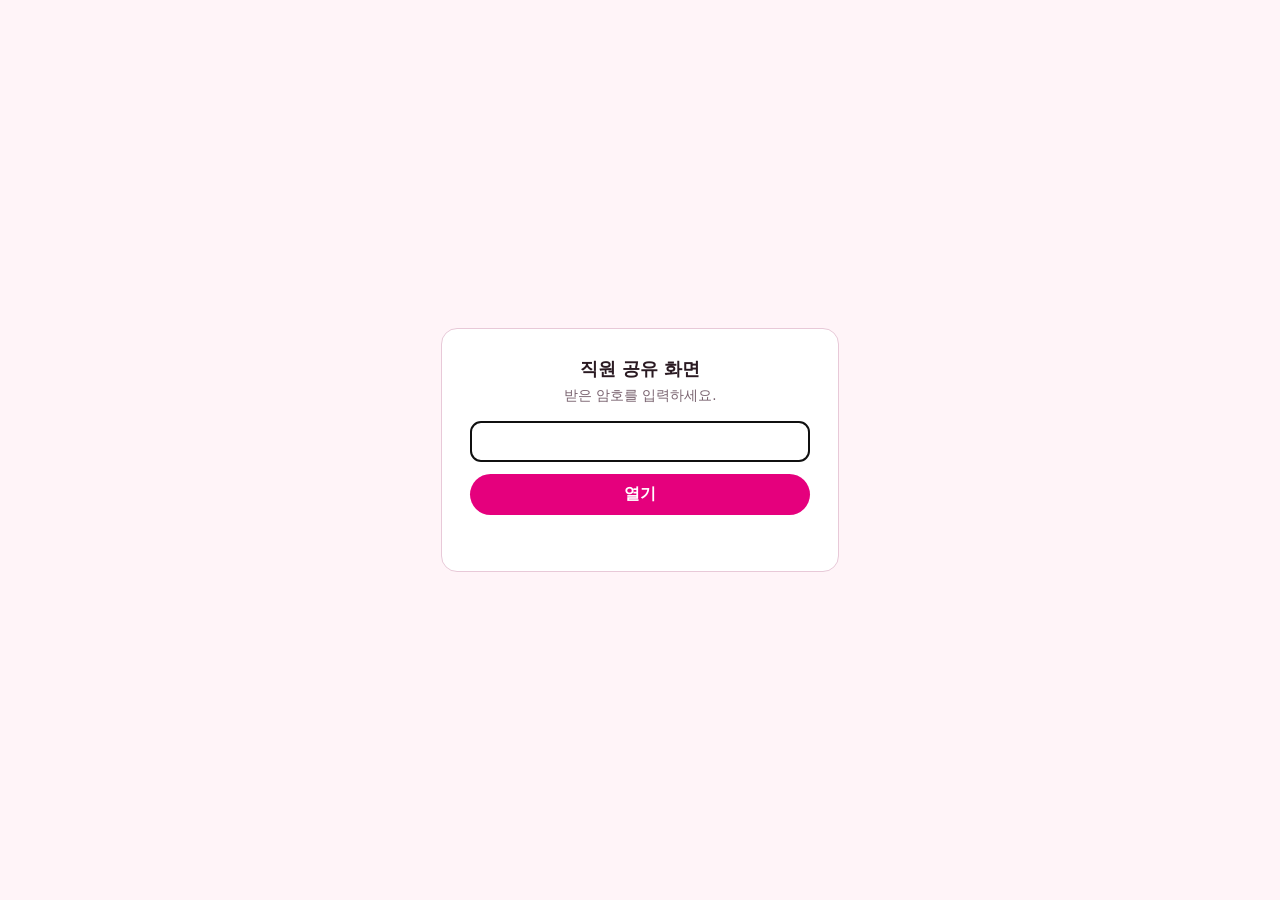
<file: 자료/임시공유/tool-bc7a1e62c6fca98928ac02c6/index.html>
<!doctype html>
<html lang="ko"><head><meta charset="utf-8"><meta name="viewport" content="width=device-width,initial-scale=1">
<meta name="robots" content="noindex,nofollow,noarchive"><title>잠긴 화면</title>
<style>body{margin:0;min-height:100vh;display:flex;align-items:center;justify-content:center;background:#fff4f8;font-family:system-ui,-apple-system,"Malgun Gothic",sans-serif;color:#2a1a22}
form{background:#fff;border:1px solid #e8c9d8;border-radius:16px;padding:28px;max-width:340px;width:calc(100% - 40px);text-align:center}
h1{font-size:18px;margin:0 0 6px}p{font-size:13.5px;color:#7a6470;margin:0 0 16px}
input{width:100%;box-sizing:border-box;font:inherit;padding:10px 12px;border:1px solid #e8c9d8;border-radius:10px;margin-bottom:12px}
button{font:inherit;font-weight:700;width:100%;padding:10px;border:0;border-radius:999px;background:#e5007d;color:#fff;cursor:pointer}
#e{color:#c00;font-size:13px;min-height:18px;margin-top:10px}</style></head>
<body><form id="f"><h1>직원 공유 화면</h1><p>받은 암호를 입력하세요.</p>
<input id="p" type="password" autocomplete="off" autofocus aria-label="암호"><button type="submit">열기</button><div id="e"></div></form>
<script>
var D={s:"hudMI5O38nA4SFYe9q+zIw==",n:"nCRnYcw3c4ROA3OU",i:600000,c:"34j48Uuf5aTxZSwraOm5nobjUFWx396tYaCbK5px+Ymvr5ALIujOQIanV4Oe8gcyDx4lA4p8Z/[base64]/K93JPN9NhMOzkxbXPxkyFffg8la6qcfeON+44j/If629PE0FCbfDjXO79n44XdX4rahj51V4yxS0kjVEIuxNJteScq5iFkUiu5oVWfZUFkNb9r0kezWaYrH7LJdP9JCiFH9Yk+d6kuR8bEuHd6x6bEc5EdtQl/EfQcLXDcaMehyHwfUR9MakaGoRG66/mqVryQzshur2FZcMpvkd2xCTQphVMT36UaksnupeCkNXbP6RvturjcvmEItXbPImjPkg6jVn2IlCJXX+qMfKO5MbnHCORUgMDWP+m7mP9t/Hfg4QLbPZaRzabHzRMq0eIRjrSgZLgF8osakic6/WkYvYilclpnPLFRaqAoY22W2g+f5214pbzmUjo8QLCme3aeFeXTlLd/UKIwr7uP1lRuIIIO/1d5Q75CZDpw8iYkMDz301gBwNd8a9q8QqkiDa5PtA2JohO71e6yLVdZqQfRxP+4IhJhnawH8XZJCwdYO5z/qyEnQxqty2Wn5WYQwl/tBfwR8QKqREMiSX7hOgyfgweqJZp5AMUujw2SmqcrJd1cxGKJvXzHkDDRuSL5n8OaqiO2V7/t7IfcKe41KIqUecVxDnXsno0+gvxWE0BthLJKMoYRqvkCeZs5vK3ekrxRGwXftWsgU8a/UuZFmkuOomrp7BUFbRE/zYFLhGwmfN/D17e5LoVATc+zyqDdiOsccQKIq2dox2dU18oVeEpNcRiJ5kpUwNpwq00W/EDdKdPtkPtHl9rLzV5c8C0hCftbsBbCP83wRWVF9ea+2jJ+VuTuY96UtEA6HfvTkk6r0StyHHxse+PSU1Ph8knSZ7SZc/nttFFrAHfX7RszvXOMD6bbX6YqNlXqwOV9XyK8/XvFQVLn3/1KxllVL/Ahbl/[base64]/1ogF2GmJoo5scfWQEgmeD60znDBXsazcnao4+X8zylN6/WpDIE/wr1IpIoR7zq4nk1rvcFrECYU3mBuRrYHxSjuatSdE4rdLuj8W4Tzdj71//pPddome42USUGc/[base64]/LZ5Po5d+IXTYCIYsP2L3XfG8wbiUetuIgo4A+XxjLcXgIMpt67ZDZlgdC6ZI6Kt/F2zXCUMhJMG3hWsYT7arm0yVoqHTgwZiihAsQ/yCbucM4U3rs4+8EhrjMLBdVLvhcGr7iJkCK4IthHrx2OxQiCgCiF76f3brxHnS/ZeNSUud1vi4Z08G7F+5O/HG2N/Am7tqxRmOcQBWIU6Adm+MmmRT3uZpWYrVU/[base64]/1lKHiYOfadP0/vkcerSHfjyGVpnFHa3malMnl1d7xCKpTQxfAt0Ygjwo1I5b0J0DBqLQbCgNJIipClNPPUPPT4rFiacTmEYsVCq6NrmoWlzEApxk8RFcSkcvGKdr/BjsRXWVrB7EPB9ctQ7F0hLGSR9LqrV83w6OyxBBbDtTbW1uA9fWKTddF+tC8rnyNjgCaZxh8/tkFtKjGzaP9Xo2FPdkZmeZzQW7OR8r7hf0zfqszssrC6wAtiDBhnPbMWEJdWUoiyDfrjGYcT03egUPy2Jp/y09FWoYAZyPA9qdzXV1W4WrgYBf5tZWpAqwGV8IaACwBTOMUenvXgFwIeUEl3MelTwlj2yKs4lcR46qCE2nQtJat4SdYHoKjytTGfnkC4Hlj1v4nLGhA91ylCJ//JSOwiJCxMkY5cUquk2/0jxqHIw93suZRA7iX/Hau6OJpz2JKlWrUScIKcwMwx7+FSTX/UOQccoMfje0AJcrkI8WkQAoNS/eeXfmHDi2M5T7CDWkQiepA9awPp7m5bQnnw8BDvnXQOtNGpOEqsdLhwo2M62MJ2Ghyz3uHPViYRSTQNkg3RLInO7Fzn/caPcQQfgFip9PMkHVMqW4pzTZJtMajApfvh6+7du+m4Mriw8ZkvitgaIzgiY+bDx5sT0nvACa+M1hAOvJQoKis9b07Yrin9IOWU35SL1S7tatzC4NeXtgeTGdCK4Yc79Do1tnFpBvhfJGM1mlhtGY7Rr6XJoUG/5BFlggzU0wDer/o/yaVU5Tmk/MGGevEeHbYkTP17S7GlVqfo/M/kpKHAMa5v/L9JM8j9kVLqemqqyhYSk7IfIxrgn7kbT6Ggs38rExPxRzp230nxQMmf9gLFoxK2MOVwM5crSHLNb4j+iKNL4ZgT33IbeDV3qjZ0oIzadz7BcPxK2ATjXoQbM/KeaXMdT0CqsNtLXaZeQH8wp5d91+vOWLSCxnDFMwtYxdJR/0aKpPEu7upBPEiiOWJO3tNp7WgOLSZxZM4NunyqMW9rhOytl9zyrPjOVtNYaoP4s0NRVGgMXMoy6YUCSsH7TOvep6zn6kgMvtPZfQOJjWxF/Rp5olB8MGYCYELY+0EbMhp09kQo386td/yp3TNafWIgO4664TOAMyThH42o+2msoHYWmFs6gmgihbEeWaLI2qdQ8iBsKcnb9a5rFuK0HW1p8AXv4sjc7Zkvx2XYX8CePe08MWIBiYGi54h+6IxFtpppUgl1juqjGgfSxfSDsJhrxGzAp/FiI0+ktXYXPfQ03MpcifCGo2fVi21FEaDSGyB/V52pUHmxbp3SdxqmsimgmMkeN1JEAJXP0KOnaQgXrgHBK5jeJjHgWpPDzqwN7gTGOd3/3W/VF9L0P63DcdXQj8byG2M72XY6m7lkkb6XC/gIJw4/F5dyAqOawRSpmjZBG2tk9j0YoufVW+hEo3/hyEtppfjgjIZb7CvW+AnPbwOu52hlMPk29tYJiGxsG0YXUAn/hBKNugxEerjA/rcVbKw45hkx7BNB/v1p6sB8Ghn/5G29s3VwPNop5MOr0J777BdAUVD3ypeFhHG8i906zriMImwQusp9Kb4j2F2PHyK2Jh1rm4K7qOhMVbQUSFjmpkdaWol6cIzq4USerNYfqURXnVeMwNn8fpPjEX/j+6FWa8PiUDDrc18nh0TzRPo8Ywpa+jBoCcQZZGiWJzxvsMiR27CtyJdYwi0a/rb6ZDtYgsbPKfnSwz2Bv6+nGRe/wfqjF6XWkZo5J1/B6LhvyyscFQE7IoRymhRnKiPYZPZutwBCisR5PdncE1yxWQRqtngOS4K16V4o4a+EpWF0k7QpMABCJEwMJP6Jq47ee7RD4znhhi9cXu4HOBYq4p2e/rXsJSymVuCAEHWM+DeSAQ0T00ZYBD2+Dx4Ff6rsPnw8sfFKR0tMOPQKVZe7EJmL7ZkEt3tScSH60+cyAf7iWdzDHvwH4RAIVNPioQcTJZdq1jD4e9fGtCVRJZTKB9g/99obpSZR8TDKpnYk5JY3smyej4MX1pXXbSo7xWkgBednzHb/q0HouZOhNoGNpVUjp4spkYctQsDAFk6mglJxIXXikZRYKgKtb22B0wkRrqgHpZpx7QzbKiPbayaMiptCwRN3u7mI2gkftTr/[base64]/EDstslMBteNkQ98NB9QeBTiokIUpOeruIDc4aVHInj/q+a+unQmzx/ICzG17s29HfGzNicAKwFl39zgZN3k2dnWPiFsvUhQirY8fWaTSjjPa5opT86ruJVrWpcH9JMKXY81wtypSTGbL0XvlZhrRAUJNlmFtrOQb3BE3fJ4/bZDMglzQd1DmCTH+Q8k2F+IiGRPVDw+E5FziruTLwXqthgFBmp+ckiXWTD3E9nAue28EzmmqP6yy5WLBQjsFP7ugSWbKtXIEkfSe1byUXSI1qbDvG6Ll/aNPNAqNrrJ3gRV3ioCIg/Tswd5OIpjsdwtRM6wjedVSTSUqysLccL9Kpot9G1hlDSn14FwWbKy0ILy0n4TG/wbYmuMg85dne5Yy0Juox35vrzCnsH9pBTStWUvomysYo4mv60ckh39vWrgHXRTe7rj5wp/moexJMlkUrW77XVljyHrherpipPS3AM+DT7lU+twP7amVicu0CVkM2kysCMFB3XkSOt96in0BJShpT0DbKXwQ4D64YR8HU2cJ+Q4mZg+Y+02pXsDECCRnO2Pldo+no+X4FktN8BY1AcLWYzvuF4H9hrxwPQSperpx7/vs5bfyQypq/15Jj9cUDligR7hhLJTJCzWTuYgN/c2muRRleRQUyfIfQpmPPssHEkwi/DGKvFpVmHSUThEidHztFz2me+K0WZjgS/oDNpqg4kNpnos+HvBEr6CysEpLujg+1neAettZ+H/8MWkvyvCX2sEBcA1DQxn3pelXhmdWZoji2Lm4RDegAHAUsgUqPHbT5bwnlf+EUmsQu8I3GuSkblGGJPQkbs9Tun51+p/A9FyCAUBSIYlcYGP7JwFrV2sTpsqfHzuLFKnl+vHZunQ2DUCDueF+QfKcNYZM7/[base64]/9TcWcB8xbly31T3C5Sgk2asgaX7iBh4KuoLc2HDOv/jfe2QPtbYWUuKn0vGUF6kokVJt/MzMznD6dUlm5bi9U8k40xyOXLhs8orAMaB9dtj3hW2NMRHdUkhn+y2oE1ZpblbsFwuxoH1/4m+mGy1AmriKqWg9NCBWeVhQ9fxM8NOV0BsgDhPbEd03kgh8pRY5DHJdGoK5GbH1VV3Ubsrk6cBnYBjFdm8lFN0pfzNw3+N52igLGgJPLQWOWfzN9l8ffxZIksrC+qmimglRVo3YA9mGWihO7XfC7z59IBxgjVhW8IHZvI2b/FiK2/5YpQpEA8dZXKRN87ni+YvLJGXetuzNX6GBkKqxHd+/1QGPxRwVwc+Ed7mvF6oUNwP/uQLbIMxiX7PekK8lIAr3h+VO++/+mYYZ0kPf3lOoR4Xp5MkX61AJ6gTmYiRFumbn4CxabHnDzhEPS2Rveo4NpRFZZS2VHNev9oM5srzZWiyvTg+z3I+BHBFlFLm1tUZDcVSksY/lYXfoVOY9TiLXKLMHRgaVYNQoLRkT6PRUQoflu3oZZxvy1ZF0JsnBc6HDufQfiWozzGCI43LAby/lJXPqCKY6KDaQqQ+eQ6uEXvSGz5mc4kwPGeGzdk507pJo7NEo68wg3yxkURHnl+dWc68Pr36XVVpJoRlcnQokbnrnh1nct/WunZJmXSUIBRRWZbE6zfdGDeWo26+BRBy5Te88ONNIhYcAK0J1hov08sIEEbEEziuGjgxgcghDO/B1+L6PinX1hzwS21cbGpVsQ8KTDtCOjUANihDr3gT7QbtVKLrwNd7XIllgIj5cD+YGi6wtpcJnQZAUSA6JkrbAZONv3x2DksJ2P6vKA0T63r7kjbxWcSD7Xe07o3vaREY3wCo1oZFzOmfwDlWsA2/JtqinQfF6EMUcoWbgzvS4L/BjpuaTgCGqmX1Oi+Rze4P08DcCIBeAOD4rXK1EIBLMzwyWefL8L8pnubUqfrDqdSZJRgDX01ZlLEPyT5JAnmQeq2U0TD5uYq8GLHml+8sJdr67pgmqNMWnHRcmX0kz2B21oPiBEjBJ70Q8lrvP1lvp0JWUGyl1iYR1Yta7k/uXM3AlC+YsfZ77kUOqihZXN0xjROpgm2VDBmo181I5fDxnVDoxHQh2Ko0mrPnAg4icIGBYIPlVr/I/W2sMYScyR31pT7wZP3wdDurOHAAFWnDKqHrqFuEz4hz5E5tEr2RD+iqRfResbjZPoZhW8pAlZ43K7MfFC5I9xx3XceK9kRaJbJbsPlAqVKpNHCuBBX4dYLHuIYu0eUR9r+HreU5T1ZL3sK+aDgreqTQD9SWZyrob5a+Ug55OFvBJ2/oo8mtcZHg9eClgxRw9RpG+h3OUuj6FeZvoNbk81E/Z4ADliFJq/kJ1hb1G6jAuV3MvOfS7vrlTjrnCW+0jIR430w+XhmVa2ikf+fz4jp4z//9AulnYKqZ2EaSe6Xg64IcEcMz3pgFXaurZwSRKDAF3r1SP7JXkFX88ooJcV8VADotsUqdpBmf7s+VRt7kXAQM4YzE2bgv7FGLgdRPAuZtKZHBs08jjPJPuW5g6BS43sxJPWcrvBIjfTV7g+MjlsCd0kM55y2asIGHhCihIyCA/RnBaIXU+5FlwwBfCCwn68Z7R9oysbQknCnGDtHmPj/1FbEp2kjrcWUDANM9BWU3NRdlEjENlr3hS4Fg1fKoKm0E9vNGcGMzM+76Trum0AaDbBsSeal7BkvhEDFGDA8+nmc+COKLW96AxmjSk+No7xQXDOEBGD8aT67d/gJ3p385kWKe9K/bicxSQLM5+JvERN9P3IZYAKLJ1eD9ni9UJL02mdCbEixZ9dvDIRuini15O2C2k5ox7fFYRD8NHvslqJ6BByLaCiPAPCg7KKDShVaBrGCm337+jeukfOi/vCHaXqVcurNI3djFKjNDYRWZoFyK/ona5g/5WTG8wngmjG1RAszmkjDjD+1hiYheYBzcFSoLCxsX93fxH2rUfssMNgV1/rgnlCWEpc0HIEqozZ/N6dM+9Ll5+NBLp5IPXTZvGvM4F3EEkXNvJkt+5vtFdMw/i17+cB6VsHAiOsIJRy+4Dq+xXkm068Jnb3HyOtX4GDP5HC0OKZgyJRQ6Dua3ui+fgCnREs4p9UONqCySh8Ew17tUkNQ7dn/Ifj5z9EjMGQcAZxfSXkbMcXEHkPL9LsZsWO0F4h0OSrJ4bl6QIYl83gcaLDUkl1jf5nuezbT4HmZbTkJ4c3koC11/[base64]/0W/zM19xuEOGOijo6HZBhVCySllbNN97a4WMLoBcCgktIW1IVaHy0TpspVobYHajv2wTJhj6xVYIhccW/qmLSWgGXjIFpQK+c2h3DrcsI6VrJEdZ3UCTlJ3XWWmTyIpi8AXH9F7b14TPaYhNMY52Gfs1cN6pz+i5VxshOBe2vxD/ktZlcVJneehCRbTmD22nqmN6ykeyyPL1AMbI9qQfW5sIN0Gch37QRLC6SJmuMPpq/0wl34XTDIIY8Ow/xcJc6yCrjPbMS9OSkDAXc+P0tHOBf+L7g/U6wJvdbErd1WsREcLwBl3JXxyBV+ey2Rv4kB2C5pvGYEQdu032CLe/+1nw0U37Yx10dRhR21VdJtZ/lrRy7TSjDCznX9YZ8N2doiKAxeyhYRXwwTMhnf/aHuOLVX1naZOJzenPRPHCmEBi2DEJllBDpFJjLQgrqKozNihhXVy3hekrP2Rb/AtVqzOgVrlVQ49BWDxZC6Ju3VMDgXyh8hRH/S+wJTjS+1sf/+O95/yOzkmTs3uvSB9kwmxCW3vrPaIYbkJDCjaqBLAb4P26qEkMeIhrztygTxqWh4L/+ILuXTfIf4g1JMOT1KSQ82KDM2uij7cRSiiQWDao4aI8g93CzbqaX8CoKkSxrStx0dQcc+UHm/Nrizmp7AdmD4D/355wgVhE4vHxSaq2GxnpY8JYeWMGEureufHZ2LPmt2GXHv91aqMeYGqsIG3cPVRftMWEmCxcbdRVi942TtVvzKk58lgJRiBp9e31DnVDBDK9XiMLbSTJNVaFbBF6WF7XcnxGY0UPc5/F6B/D5TCBLLiCAy5zn9g34Fp9AU5LqwCxVDQAkZucdpxAiokDdhCi+sQ65zk70y2gxaOpvyFG0ER41N6X6YON+CjfFae4zWk3aqc05QOUWjT142zGDUqpSw6tS5m1yUpuYKl3Okrc7gcQk8vk9LdcbZ6VB5SOcMejd4Yz48k45pgXZn/6LOXNPlwKPb57wjO8/GtuF/ViCyOCDjCHPZ/[base64]/AC0ySjTD2h3tPR4e9KmOts7bgQidU+LQ8voyPprl/g5KGZeV8xZscpv/CGxjb2S52LFiOe0mpOwhZQCQGOEWPGPW45SnUiDpx3S5LfdeJGKXXqI6epMI3AJom7We91+CMHHBDbc96h/iAcw2DPE+mP/JVeL+0FPH+dhITybUzxiHfdWJlnLVISQOGUTwnBjnq5tnIwm+H+4KNjgoLxhLelyLLQXa47oH1X/J7s93XdUFtnZ6b/syfuu4prhJ45ti4t3RcQj0CQxnre1dRNLX14Hf/BeiKAI7u/4pibyvJd7BJ1Ujci6bZhOOIwZAnzDwBbk2fqGsIT4jyStG5Kura/7DxCMvys6M1LrELF17SS+USgTqLsvqfiVV5XtwBO9kWmaj/KsIz5JfOvZYUw1sb0ixF+J3w2+2PjOvl7lErmqzv27csj9lqWs9mae31AosYrleOjDw1Sj0nORVWViq80CxiUS4CtIFiKvL+6iFdPR+WGVClQZ3uyF7vYIIu5tpyGfWmC8oFZRbDhy6nPxwCCzTzdtyUdMjG6PU4/p11DN2s+ZHw9b89P46WlQ7zv2Yr7JxpmTSUDOADpdz/DPfxU/bGM/EGBTrVXjibWsS8KRueoqOgFWAj1CFf86WJGJ1IcEZq2WUZRMBpK3QS30ELYLrOg93Y9w5Pr77tn4fAoQAJQLqddm824adm62aDA/qgt9M8dgmSPdG4lCk3zTgxIgaG3NWY0E/TnaMbcCcMqjNLtGpZIbFLlOlRrX/bIqwOHpGKBUkMDz05zcg+g1l5ir4UIOToZ0PJqurZGpI0+y586K2yyJKHzyZghNFENF9QkOfFooWS467PD5W2nm8pIDAOINSo9v4sotK0yV8uNPPbs7w1M0OhDEgQJgNiKnc2QCG3/d6xjyz/AZDONv4/sCyEQCKh1pgetcPhgM2DbRNTELFW+ZBCa7oOkMtKWIkiCaFB7PjhLg6Koq03tzzKgrnwD6oEFVloL3VSZpubgVWh4HnKfZrKdQp9vpnSoLi+uKwsC62uO/UYpvX04+LUiQ0GPK7+K/dJTkSH5VbJqmK9Oes/TAC1Hfiv9mQ88IrppmMBbNNNmgfANGSMgUygvw4lRjzWW/yhSRuzEiUfe/D/sC3LGWlYQ09lntFhYPAS/gklbDOkevZsoyA0efMHA+wdTE20F+GKGT/aoikrPS21ULw1yeZESQSIwQ3gXVwPPuiDhKUdMNykyKcvr+67NMCeAOu2Oca2oFPDKw0ODVsa+qkPvccOc0Mc7atgVGvt+kMnwsp74IEhfUw7NgvQzUhx0GTZOE1nOc0kCoRyitrrWR99FwVZi5/uYV+02wzR6spolTMJ0R58IsO1f63TGnobT2JgNkLaz4Y7X83d8nawR/mUoh9rMBX/M8kCoJD1o4hzE3PqNdUCvJoSNrDst2T/OwN3ZsgOAiqcWDZtMzvjv0Z0RgbM+gm9utS5aV+DNnmVsCF2uoC4YKncCFZ89h3yWaGi9cHF1HBF4TZnHi3M4+SFBmsxZ83GoDcKUvlFYWDl6Uhze/sq8oMVW7hoahI7qWzpLr4/ay2MhW6XCSs+VaTITVu1CIhs/cxsqJR35GL5L7brb6uevFXGeVA9vPV73pRYwZMY+uEhtocV9vv46Sq2KQxSR7WbL9jvOSTF8MEcIBRAkjrbneWEEjq/lgFUEbBNrJj08Pd2j7aIQq2ORFB1/yAPlFj8EIQp6jMevAIfYiLQTcFjJVeSNkNv9cOt0y9xk3gkCTIaSqqh/o8hLIjUB8LpjryziRT86PKDxpSEimMeZLUH2YoFjjELvv0V/BQFHJklzTThZKwU3hDtnyYhVTRbHM/DIkvRixeG6jlGChOTsqKltO8+C2tjr8eWz3Lsmiz+3rh/[base64]/D876YXjpn31l+Ui8DtgPtNrs7uB92JJg/oDRwxtfE5oldcN3nHWoGKL4m+EvqrjfJw8lbGIhRml8J7Od1kPFXjBn6X2U9n+4q37DshyeY1SUNed0mdWMfTfT+SO6gapz70GAhIiYNQQRBQj3i6s2geV0PblvBknwAvMy/TWCwLmMcDE+qwXmHZJE0tapKxkg4MXcgfbq2qba9R1+xBAk8C5/vw2YRNk9NEUXJFKtklKyKYuyEiWhXGtTYx315Lu76szSDh/Bw+Jw/yhrxbHxRbEB1vFX0XPFvqEkcPYo3MDbE+fB2pyZvLYR/QAQRvCcSNBpFTe80EwdYaCPSWoSQThTtWxzP24FDzpOi8oA4f2/Zrqpl5TRgLziuAkZP/9JGD9vHMTK0ILcCUkZuP7KSU1CTmtER8HpAIun/wxzJfcWEgoGRmzPA0fotx5PL1sNTlB0KVPg+YMIxP/j1dgIg4X4ypaKOk/LC7CpWgxyeB/3EzA5/ql5dzdXohrANmbR7OzGGLRN1xLqXYPoiwoDqW9YORdAfWQPm6tycqty7Up36mloVwbh5+wp465D/W9DZ+jr3XLfVlP7T9z+35EQFSK8WvSE/ObXELK2v4CXOMmVDH/DrTdu8kyvmDGmr7ST4xeJXmfRr5ZDU7nA6kejSIAxA1k2WAj6rwHgdYAURSDAoI8o9aW/3jFDDraJOg5gcTmJS/7g5JcCS7RN4ItKUEpWFHVmh6hhOVE9iHKX+sMtmt16I7WM74R6h0J4+GHi1AAFwgYgChjh9hLzmXeyfZjRQV6NFTmtL4so/5JcYh9p+oXmnE53kan0HTYDSMMpU/Z0K2zNb3pDJVs5K+7sx7nbKQ9D5XJldTyB5zIW/hwmLxBaX3Cb8L9yLkDk6OGA+WmrHyUI4+8aQwIgtyL9UJFzaYwIS+BqQa69nPw7yl4S5ZQpg3Dtjp0yWn4kvwuxvli/z5NBxIIRMkoi4h08+XctuPJAdXoSZK5KOa0qflSPU4J7X1uSzCW2Sukwl+YxgwkJP5ju5G0wf0KifiuYVzjoTQYDzk9UcyveuRHd1C7bxAoJSIArBoGdLVRv3HsCSuon4M4LArtkxJVyLWM/VvolhZzV8ErToGi7Yj0Xw1lYXweQ4xTiBctOPDWnJQ1XSzej/loBL45kCnY4kQNl7EfGlwYc8GwRrYTRZCwkhwftAfZuCN36H3T3e+4bwS20+GGLq/u39hl2UtAJh5+bezbUddLbL2uQFAwspJPIrkNCsg+HuHOIovp+UkhyLkWmiRUkiCYgSaLGMDQDxwdMwP3CcYO/[base64]/HUBtDcoGdSGqz0/Nai+cBasG7vgSlLdKbrOjEWmkjkAHmofLIDkSe8YytBiMrgaz3ijHuITSXGQxzDLfQ+0OszFrbzXinEJp+fmSb4nPh2J/3PYvILdJTlwrDLiljoKRlrGd0hqGo+GTUUS4LRM6se9eLTb5gMUb5DuJ6Gg2JAjAbZ2D1qV29VMMK0Hucyxlk1V+HG2p+fy7/[base64]/o1Z6fB93Ke7DZgMTBnvy9/aI2r4Jz7S4uycfjQj62yv8s2det/UTfR+UwJSAQvSdhWWL073aoKeH9ro8VNF4YGgzdizq5I0yJoKW+RwrVWYUgHTtp0YnKVMMa6YX5RN2MOINr/Gxe4M0RDC/gRMYX2JxQYVOKyawERPJEpOnj9xEfV58GlA8dCeT3S1RYg3Eh0WmRPOPd62GiDf+ljM5cBtlzRqRpYH/2lDhkkbT0j3zFg78qr72gw5+0sBVCo8sDXQkC2qfPriUbh67NCN9VOdccunh4OhP3zBmdSJdXAhenTXx+EOy+hq0ut4JU9OmR0GLv9dG3nv2FoEExyl1BM+G5VTpTpv1lcwAZJJWCDCgThyLiErOLrefkrKFkMbRTUpoiYQuuPqCY4XaTlNBspA+FqZEW/rZ1DFu2JJ1gj2yXCpVRhY5Mji79ozDywYaNw873GF6NZppTJcu9fc8O2k7aNRpfYyxsjYLHZr1YDBWZr1Czfvijc9jDcbf78N27JlWWD7LQkSycM5xy8NdjytVbkn3dc1x71sY8uqM9P7lAlFnkh0GO4XFLUSqYwfp3//H/T89xBLdbSyv89leGl9Izls6ew8X+iVfWQzI0PVOKEyP37cjQGvqjVJHSK41snOrbCKuE9wh2IfuQ+CDZLrIC7uZOy7MAC5O4rMTLByClou9//GXuQrDi/yBBGS+S/CCh2f2jQKNZAAnrBcVM6m+2+BxTT8cYaw20olYMCLIka0iBtsnmzJYa2xe4C+7+hJGjrsUgg8ZZb4E087zb/Fx3uR2GbnDrrvfUOSb2SUqlgAhinRvHQmUcSpg+CyXZflnDXXym4KvXkazfBKpMODDrjl0vkXcO+huOIQPzrqRPm/DtnvYrONURHm683KgjnPsgLseZTtGCUWCfl4x5c+KYx5viDGG9dwL0clWFzW4yGc7pvQfIi+DKyCv7AUonZzrd7BxETwIZJDg5Gnagir4bzfl7l8XdR7IwJxKaKFQRfbfS5FVOqHDkWnW4/e3mc7QtSHUvpPOZifBgvP32SLgVcA/dczdY4f6ubWuCC3ZAs5/hRtgJyvYvlNNA7kkwsI21FuvMCbNqIfIgq9o6y7jvgiaVmX/GOScRm7I4t9FLdK9EBVJJ/KBcZrKv7xo8M57pUvB7fmTNRFWJoYLUrKpdApAn8ozaBDkilFN7uqea2/4QEuGG/QlhbUj+60TwvqudJ85CcX6k4cl7qisjbeADgrKUeTdkJfe2DR0e111GnxeGnKGLlY7o2GZ0V+uFn/o8b/GVWQ5fNik1Z3oPIOCAU5Wzm2BQ0uZCsMqB7ni65ZbnM+yjGNTLofKEZgsZD/xawHLZYa9QaqeBQ6eNm6xqUOt9ymfFS6RvOuynuVlTuue6kv5ZsQrBDcg3NRqHR1YfkHrL4+4gxX6J8M3hovACSUvntredJ6Yoe5N26adfRYMNybGBZgwQsFisX9Lft+wK69R/X4Ix3fTNUUlGb5MGZkqmGvfVVwcAY7D7+LvgM/AUnJN7DVIowKIUdCbBqj3ydwJBu34fNOQkPeTF25lu0WxYwUUoAhc19gJ5X0RNNxdzaqDH+8osfNpKHn5JCbo/Yoqx6WuUTg/SsC3L56JVMu8TAy/0niT2WfNpWx5THBGDmrpEhUTs8zA2d8g8kwvFQlOcnQAbjim8pIvwnpyuDNhGgWxOp0ybHk/Ddp3UNr5/AQEyK+UQA3dasEoDMAFn5OP3PJ8LeqMWwfPM6/lMK1f94li1FUQTAIOQKUDSZYtWByss5gLSB41MDAA7dCpa52N66FdEhL1rXWW37wImLMuOXeOFGNE4tc8KGMt4K0ZatACls6mC684Ji+kyw6Wok3Fk3gWAy2cP0WRfmAGYy1tYdLCaqFpJqGjbeE1TIGn1zQMsZGlMVCdi8AELNxvDgu/LQ9ZHhtWPyFdudr+fskpTTSnhtcaSVskNbjNg+FeMhpsw65z5we78InNG+poR8AlpC/QoSazRC4HsQlpK864kAXuNap6CG1/Pf9U0Sl3gQiDrHsAU9Y6eOpT988LiUhoX16a6+KGpSqFVpPsv8M2FEYC4qWju5SglShSn1ki3aflleeGLDl8QdPXxLuHYFtI6590jHeZX9CvL4Upi0zPE5BUo92peW5wkeqAJqC2O6DDC9ymW3kgbc8s+xTN+2yAL15P+yyt+kqo0PV8cWp7yo7kg/vjWq1d7GxV13sCvUJatg1iwOyZ7A8fDYHAZTSfgdKRwW6Y4HmbYnY35HEQPiBQlL31dSMyk7ZIZtJSyyHzv255QqX/[base64]/oz8XQDga6Blus6lu4w4LC/4KmrTxI9+ggvkelK8m4JXdjBM9oJGCesUgSmQ+fE+AaWCmpS44fX8amyMkv3wLXmignIeV+mIyeMFL/4GLdFZ+VKmpWXfaHwEoAoYM3rs161GrdmN9g/L9NA3xsVitTyr5Lso4yYR6aTmRI6z3TeWL+G/8Iw4ERZvJdEvMM1XEW3eGpl4Y4mYHBBFLGtZf6ZX4iFvtLMAqLHrR7flPLxzdOxqnJw9N3YT1Pc4iGTXtABMFzQQPwN4Dn634S0Kq+bcSQppuqN6mZ+Ve7KUtwsEYyY0KGCQylMNpRKjoHFxDTOw7i2pod/k6j3uaz7JxDqTgxNd3FF097D8hnWg1ehNWnx8xYCIJ+u+c7U7oqTF1lyvRMvMJFcxN5lKHeKz2gEIY1qqNjuMQNVucDHBFod6ntbLLuVtxtAHpPmmduLKuuSBr6EZs2d8HgWgLCHgjTs4zlR/911FriCi7n8C//F5nqVaXhWPjtpRMtPAgxCov4qPGJeheW6/0BX7daD9PIFDAX73gw1Zpl3/CMAIV8imT3vutvls2pQEbqHpj3X3aEMKpoeMvUFmNfShgwz2H76fxiThi6ZA/PHl6+J/OSufoctbGl7nFXvPWOZrplqBNTsN/4wBhKrDkFVWdPWxLABMBzaLlaGhhk0ACMydoyTGV0Jk1ZB9//x7KbQVDMa+OPIpJD5nDW0MMovdOs6v948rUmV2MWahSMRXBe9+cBgR5xHA/1hUwVd+lsB2z/5jqhiNshQf9CYfmG85H4TSOTeooi36vgNa8ec2+h7Q/XL11NgChEGwokE4CePIuF+xSJWeldpGFSqja9XnFX29pzbG0vjXFtMJt5n1ofbA9Sl2Yx1EzlGjJjhFrSaUuYsq4npbL8b8U6XNr1DYQeqpVCQjnJUzPM9leyfaMpg3UMw+t3HsmhZq1OC/BiOqLGIrcEPGhhGYLxMuFqOCXei26NdqDbEDbJd8iRrAxLS+UsMzkGq9I54YfwCisUayKzAP6EpwJBFARQ8fJW0KuKwnhms67Bd0mCWb98i8cHCJiNE3/QbSs6uHAf1WiFLpAqtIFnlPC1IgijpK15S3bBM1+M2anj/ZEZ47K2uFHIKPku52Bs2sZpIZRzRgA3pVo43xV0JIZBSeAIyXGapNrrCndqSIea1fb7B96vV3FqKZZTLzXYQX6G9EiYSCXAiv9sIOHlbJZGUN5Rh2sSDJr0/S5F8E0nSABVbj3V7AiFJtAbelYGkX9quXeJ+pLO6eQ0quM4XeYJTqzI4Qw4th+RaB+lNbJTw8FwEcOY07S63L9+fvGBAbUCh1Zg6PFGB6ejWdZSkOI+H5/0FDZj8F8k5PWXcaI2grSqbJ/T98535+/[base64]/vcLVyn0wPz5qoEn7kOPLEgvCO4GTpH50yZx+FeOidNHhl7XCCPgX9H2c8iIaEbvSPdOc1Z7QTsGcq8DYXv4ULiJdr3oVe7tN/[base64]/8sq8v0Z0VtPE2bFbllmX8nLWmM2uky7JI+QnnobYa3wVExImMnlqZnyEWYQXAOjvan7qt96+qZ1EAFUDI7Ai+CFVP/IwRUBuzhstlkclotK13V2P3KuaCTkK0QTehA4EA0Jqlxyd8zR1eMyaPdLYHTNiSwLq6jN3QLZ9SPg8ZfHYLypjBNPpwsyw3mGVLo/+HYEL59CtZ5/Tibv+5q2MmBT4K42ThqDINSjLp4OaewhnypOD9ROlG6+3AFCM3stkPANNN0vgistAr4IkDXourEX5DFGQtlZr1iacSbjtYFSgeZ0pLaj5OJM98+PKzOaOsorGtrY7JSzcbTXoJvlnReEs/UX+JcmzaB1Z63DAsRwgdbw/u0tix6Z5s0GuavJzveKkSNnJvwrHE2HluIHTrG15cEzcOGmvtKOQqgjXEj80+/JNA23nNY4PIt6UB1r3x5aY4ymnzDcsDWG/kvIFahtjxaMmNN0STq6G8MmJaAK64XAoY5/TwAHHhJqybK3uCeLV9xDprr7h4sfZXZxMOc45iNv9w+hzUrrhVKVusdylqulKkzWSCujcCiTOVfCjub6cCMV0OQpy8b5IuHsIcCMor0tzfMKLjnnOOEM83S6rSEaf9HKRST5eVQWRlRiLzeudMfYkrxyU/vJ1dDsMFM16NqrZR0095N1ncgpKMPZCQqIGlrriqEPqociRlaaSY6KLvU1gqUZwRH7zbeMe1smquVLUPXJiyXDsNHRsq5FgOeHdpZHFG8guDRUJnDxtsmosvgGEFvbRTuE2ql1TonZXEsasbygH9OoyeIiYMvCkZ4GgkQ6JKuhJel9rermYNcKWWIZpVkI0TX1/[base64]/no6K+ctrfVz8O/+wxuo7una2k6/IzfA5+97vD8iRilhQAkAncegC3TQ+luczfzcoyKK6dSRDhPBJVmY7RUrrVEaT1NHVBFWMWE3UAftnZ2Ea42wmYTGOMj4rs7NdgQbuPmg+DK8ED3Q5iaP3kKe9Vm4eGm1qZ21AOL1YAleR61zJrIRRzrKdDya6LwWUJ3uDX9CJmI5J5WMM/xNBHg5Fv82w6z4UXKfkQ6ErSGZal88u7H2Acu/prsotgjuuH7XfBi2iSUGSr9x7gD00s9kqgT1OnDn7Q0Up9IuEUmlmhoaGQs/fon0lzwr5M8SvL8K4KPBZpzxIF3eel70DrNNn9EiVNoXIsnbR1Jy4K7BQvazOBFez5/KjKP7KpKSnxNmTI9zW/309314nsELGK1avKcYCS7mXzTvAI2/Pb69xvKAZ4wv3yBPcF6iKCy/4RoT0pP2UXJaX54XznjNFy10m1K1AXJ6K51+9JT+JGNtrxq2HDK+fBuPLB+q92sCPjDauKspUDPe7FhWhJqoB9vHYS2Lqh3n9H8Mo8LIVFcwWEhpcZqvuiiOlihKdkJwKNWQR2+B1IpS98tLaV8eu4+XUQg3xxVFHs++CimVYo37AiPuPatnbELJSRJc/RzsGyHIOJkwTyGMkdqSToGMKUlW7X/cfcMxkaohxIJSc6aM2PBMXwOYtv/1/sG/[base64]/mLVbp9+jR/S/9QF6N2ePqH+q7ut8psFIAODb9fBzDBtM1l1LEhKcdDz+7Ct3YDsGzNxXvtMDm7ehqOquD0ohTnK8NtCR/+6DL/5LfXUKqilJCQi1qVs5zMF5e2k+nraCSayo4e3rNR173uxvOsfzoLymvN1/+HqJN7Ia99GEAVRw2bJnwjcg8nvyxk/bKcDDxNFOLw79R6DR3AU+5gIpd1tF5B5AydBd0nkLbyRVgWP0HdxUTgE5B2AKQNkNx6DcwCwujfHJB40GRnS6L1UUcYoenvi8q1ZssZmX/IQCpEUbuICWF7KmnD5k2eVuovu0oTUPcCaHKD8IYEI1nL4sQBQG9v+Mt3YzHIN8k2OwgHTLaDq+6dZGJ9lOywLc/98qh4Pwgr3u3EvK1MGv2hTYEDoz6D7sm4eCb/LPfUnVnED3D2GYMM1tCXBfbowqN0gi7JahJQKHCPkhy+JtOG4g1gaYIlYC9uQ6erU7Zkq9o+cUpeuReFkn/I07Pijh/RE+3zDWZNPAbp3wN1+d+6HS/6KrxQWP0wbT3EX6RRcvG6FiDHzs22Rq8JzjRKlfuyq2DMSoB4o/vWjhxrMo3Q+1akLEWplal2ozmvjBsw9WOqIu61tlJIY/qwOqwtXPkFx2DMNdSvgVzawTr18mo4d6gB/SucY7kMBaZIXrx9QEwFnk7745tMrCDh1PKNirSAlEqbNQe+88UWr3ItaPRvRKkIj1uTbwTUfmYYZbU7/Pky5eYCb8XR4vRTQFVHd9xr2NM9WDhBqxqojxk/aWBN/0p7oKdCagGu4Zk5bjTfPYx6/lo4eYaDZ+jG/y92yToZMvrV+d3pc6MIi0J3bvKo2iEeqr9rmzslL3XeNZTPXANVAAKywyX5CU1DAQ4cieu9HW4Fp+7L/P8RyzfudsmkxOuwNH9npoTmmhesqboroqc3EgoFpdTAAEr8aTrlEsRuUX9yBwzbH4HIfwPBsZo/1wzkn7AhKhyfbsH1yWfYbl3VUmrQTrRcwCKL7gO90/dfAZ4+ZhtJrB5YKcYJaceEyw3Y6R+PueIr5hHP/C+RL8CIRF6o4vdoG9AJvyciz4mSoqwVX96uPLSB5OIoLSbvX7NJwt2AANCMF0yVFP3lYrEHzuKfna9in1coYNPEhiUmnu803PneE8DgdrCry5ZVgfEPFAVDNFd9df3NVSMm4g1yy3nA/n7WAJYVqRU/+f/T8hj+LqA2wBCRQsRy6iDxbsqRai4EbF2ddqRY+JANR6mJad2e690h8ZKkFUieh+Exw2xpNKY0tIU7WByOZqPea/Ti0faB4EIOrk26snAYzGMZtcBnK8qDOw7ZDJc0f8Jt1h8eUODkmZCQdu2xB5mgGH1mCcf1p05SVdekf39DuP0qF+RPORUZbqCD0n6kyfgoISdIas4oxtpwvxcOYRpj1+JNjy9sngFxBEOhFNOpSVV5ixeoPcWUf8/Uu9TwS9MPuACRqgLCC2rt6L92HHQfEsWiJhdWKKSK5kmvAzEf6iKbzMi1mWNwhHK/EGgMyUoY90VN+8VD/t092pu0CbUDBQDjdVmlTezXeWj2/dspRnHJtRHPQPR9YpeRcbtUGC5THutQX9ieb6iLBt63wxV2NqbYHrU4v+moJknZZB3HV35rHbR1Z0s7TIWPAH19YZkRPoJ/rhhhQujk0xLO6986xFLDYmD84WjJ1RM2N/6ARtqHdqbMhcJL6fgyTlMq1G+jXJ7XgH2miyONmYHY7u6OTNWHf0l+WDB2WKF4knnoNhTJMCe3ggq8/Pn5znL7jHZ3n8z9ohMvoIJ1wukQiU8mG6UGe79NkApBbVf4awRU9sbQwJnFw0s6FYGmQVGcgwVZBNE/Gmbh8o3go3FMpDNp22s8Gvw+21r8zFTY7U/KzNY/M3DIV9hFrDWzVV2JILzhpfKVP/3p9dWNSZRSfjrEyhnz/0fThc6//+VpioklFoCxpah+5Xg0ppgfvGKvepx0moZeWeTf1hyfy+bpiPSbu0hsdjwKbebCmWGHUph/dtomWadYI35JTt1s5C0rVytQQ7gsiEXQVm3GRC7CfPzlhD1w3FqADgrDuMrBoRWIjiI7KURDtoPxRCtFfCaNeJ/BRFB/jCG2cwlGUVgZuu3D3rs8Hgmg+WVkfbPrwf8sKM9oigvQy8YrdIAnIGvE1zgwTcXv4q8FGck+FHWoT/ddq4ZqCfPAbW2kUSk91u960a9wATPx2A1t5wL81QCq9YDiD5sQ+UgKtcby/VN90FtX4MiNwoQa1r0jx7EHFkTtFHvl9BG7lSaVr+ohI+NDNtHWOxWBRdyK4FzPg0JbXWmf+GJ6biD+VeZcHNaRwIHg01yTErjkqYiICRf7/S0Q8pI249N1NVnthIfMPLC6PpUlKUFBpF967ZSQtNzM270z1KtlD43gdvJ8NVKUPn1SmLFM5MfK5W6pb6s2XTvs1ytEvuYSfmB8POTROKs9b7a6v8iWLeeC+hxh8iPT68mslAFwx85Zh3KFI+hEj5iFRuEQ8ZYL++0bR/Ndzi4rT4FY+toWYV5Q5Q5Ebj5qvxazXpz8EuHpMoDYeyD9RvcSd98VoLXgbVSMzW9Jwv1y9FShyYm5prTkMmwBVacDGO7iK3YaWd3fzAqOZPBsA/jtuo8Xlth0+gLUjZxTwnAHrS2Vw+tbwUrFj6PfPmQluaFHsDeYlT/U/INrYuF4DnJNyDrSv0TUOq8k+hlbRHwMcofQJN4MPPqOVAqG5zLcmP1G74mmmUo8dEwrJaarGFiLv/pjiPRorBIto1bqAVxA8WMqJfx2zr0PE72UQvsyCFqliqMd2SdilS9NRM6ii/RBbtCrp+03gBJZ77HR7nhEF4Dgsj1Kv7OBT3/63wOv7eVXyyeznM/[base64]/MapbDChvwPq2oqlepif4ApAMGgw+jLOl/Kh0BU5zl71Gv/eC1w9Sgav6kGS/LopZ1ls9d5gwThwW2nHHNUYdx45zI5YIlrQtFBywYXktbLT0ANAZQqKpnETgiXX0gxdJ6wgP9KdZLfMyMpeybkD/BN/LtIvV0TmP7E/ijSVCXxsttfL39XMkbNo/1EUXu4vWzzJMy7Me43aeNQ9djOBIlvl+IfTwv2FRtT3n+I4OXX7jWwoXDScXYbmm4noxKXHrTloe1GFr2BaEMQcpZV5i9Gdn670DmyxPWgDx6un2AQCw5Sy9MEsmhw46DFU0rYgFFzNyNROx7xCnoY5cDQLY8H/cEVGcz4D84fXMlVjL+lGhqf3C4x+YQp+V/YTcKrjfxOzAbWX1BCc3WgKn9N4TaTLx857fkXKFu0QpW17+F1iOFuEzBjzA4kMqfO76M37AMiyrKUjEJAzncXCXJS1U32Voe/zi/cATKqmU3V0uCBv+qDMW8q790+WvOBAv2crtxOEpbLqCVJNEqoDTqvBoGkExWDY8hkyK04GY4f/anp8uDPym2Iptb2oASZNMAzrOP2I5XGB0re5zV2psbkfI9T8Z2umZrnxwPODMa09hWQril4WqBEdMEowdxzN6+YjYHPxCHjZgakRs8rVSTMvdNaNJMG35cEOk6nmcamsNpOe1VKTEZ1O6HhGyEZ6buDwRyQS1an9Qk8p4/+Ag5MlVbEbebLx8LaLdTbRvKsHtCn0QfHymkbnTWxgW2RMienwDQcXGMKz5g9aHI4iKC7iYDiSEHkPW/Iihxgi2i/0zQcZQ0SV5UXSlOkvcQYDVqV42ymARC0lszJ/dWPj4lEJCY+R3x8I7iF+b4hXAzTYrEd7wfxUWxyTtexYYRJKTP2aLJ/cQwRaoZ0P0dNFoVWYdG1SzFUoFrHaPrFyARbN9NgJ+wR3SSCt4kCzplXEIDWReIo5AY85vfFztnM+EOKuh4eICAPybTcSWLXXiRfFc7VzrnMJqFX3tHVGCX4SLEDYggqoEtNkm+SesCMI6hvnYFC/Blju21YAsH5E9w668YaVNYLQJRTofKRy124teTfW1wo+LKYfD5zbwVf0STI7FTe3xFkYo2Xt2ffZHNinxKkT7iqBdxiBLkegsenVzG6UuC3sYWyi78G0rAw6Q8XdHFg5lHinpdfEuOjbChfX4XJuvfGHlPhucO1qQx8YuNBfIWeO9d6m3u4w/f7H+LBRxfZipYWmPU1Uf5TUX4x4gD/4bVx40XQaPyV/Qo3VTvVccEsS5mLX98tK/0PCrR/gV9iCprqyJmlFDTwC84aTVPpnXkRVAsS7q6yPmFKThF62O2C9ok2yF1+U9Xa2a+PSAUrbrK6kOzP/[base64]/1FquVPAU6bNI34jfHUhg0BxvEh/d1wrqcx374ugE4l7m5LdD3iiWjAdG6Sq/PzotMTAYTpTO0HeFJh1O3OEGLeACDEEInuE0U8z4/BKMbK+0MDi+sA4ag0cpGSniXrFGvTqi2Ysf279zYHTihlRFrJJXnp4YQCm2UgWTu/oZGrEsIdWPubleebU2rvVubnynq4Hdnp+mXSrmk7blZff3gQ+MwCo01ZTalijW0q29G180Uk290F42nGZhWNfPQTLluwaOZsA0g6x/OFr/BVfsAgOXVzIHeOD4OMABmJ2g+moNndCQg3AovY7HwRbUYDzzi7lIqqz2fLIOGIqOY+TwgsoCJbCrZBYmt74O67NrDLR3m4DmmFTVz6Mv/Flc59GB++cUSGbfEfQ6EI6Ltv20HMzaXa4f0ldilyblqAn4e4khR02yh4ZGwx80QrnqzG6sgRQXD4qUHXiwN2PH3U8N7dj3WMoyd/pj8hZkxk9mgdB6EwKVob8a7WM506PW6E7NK26hSLUFM/nRz/[base64]/v6osHZxUhDvFuCO3vZdSQSM38zkjwzyRNVarsaQwln7YsRJBoT5xyEHS8rue5vPyRcV7ezlv230pi/1PfpWrYyvjVb/+iEmWejzvk9cD8aJhWz1eR3pZe6rsFplqgMUGkgFv7tUszLsYgqHwkx70W1efdf7BTTF3DRVrfPhzHDSlV/SoydbpZ2uoo7+Oc/DQOPDqzOH5AOvC1bEk2QJ4qzQmivXf3ywSmuhaNnZmtNe2Y5r0g2rR/dAKKfEXIeVI98DQCT2y7s4VS+Uv6ySKe8h+tUlQkdQY9xy1ZRueYSKPsv/YvUSHKH9Z76LJ/[base64]/nQEt09bz8Fq0drMUo+pp/ojA1w/YXBD7uw0N2qroJmzSBZ7dtJ7tCKXB+cgZxwyurGd0Ki7OHdq3rIz5chwI94VaWr5VsVHSv7CU/H4cdJSS4tJyXBgAmfTYYMKt/866N26qn/DrNoJRuUGS7bYX01yQwvPfwslfzwzqa+M4RMKcKNXBOuUlI2+OvUrLgLaikIRXZhG/Gm7Tm+Zq/db2zpD5VdCVvnN5+0s1ZSPJCZDxuDPJPOfCC9avmIKaalZ3QDctViQeokgIckE6xOfezr5tjUGp047K4Oi2T1RJdO2/Xw+omNIbMSDyrEjq5foQFdnmNaqvXzvuni6qTvfWfMDYJSxSYgnIfv3+/ii2s7snEqcRWrymzuLbvsOzfdzjU+oxvQJKbbipL8ZbHJY/52380Rr0y/b0Hmw0QTtDh8jMSpM+UGGgTZ8IvSiXAnm+/WlbzoH2jf2WglrHZmDJ4dtIUdtVUDrGUy8EF4Z2VeULOdlMdxCh1t2OlZWGCssWXCsVsfrFtBYYdbzYstzE2nON7mUlm8z1lJqJd1a8xyP4bXyh+DMc16P40snCJ4+KicZ7pM3f1AnkRI+bhLLJyky50575V8g9wsoQ/AjkEcPHfr9s/ZcY+lodcjgf9DuRHCT3OCTeOQWYe7B9HH2X2EA8Rlgzqa1Ne7EbVT2maZ612AMVceydG6UAok8/ApsMKeYo1dsy9zKziaIQmLzycDvSD2gCoDdv0e4/G/yZ/td/U6+4lPbX1sbU1ikgQApYfnYGogCT0Cgp9sD58JYFT1G+Cnf/EYKgpyE+ugMjxNO1LnqksA9CRAEtqg4X7//JdQhUTR8M10oXsWY7pMRwvQ1K+jThDalWboPMBHDcGv+JI7KHdtfdQoriVJLbGvK1kbb7k4fCr4qGCsfF0IwXvXUl6rNR9JGju+V12zZEbHeRw8DK79Jc0DC1RiIRUmPymuQDKir1FmFn/[base64]/Gs6J0CUttz+298VvhzgzNs1oIlvQr8/[base64]//DHKmGkuTI85EMNQ5FrGsr3GQE1VJcVjQte7yo4e9eEpa9N8FpF7V03F2hRlk0qyfbQK9WvOYyboOU27ehFngErbNCDZllFEvR3RLu6hGLyAYl2QsU/S7qCTfbVPO95zz64UOv2v9N6Y7sPdpHrPluKZHPa7bJvl+d9XfPNlTLdF4OXELCRCvnG8kYT6dYDsm23hx3XrJw16crw/NgpWf5fEltA78PnBHNVATky/UaqKbZ7cDPXvOdyViwGnocJfrDaFDdltoyXGWPRbeZD5tjSRDSgA2kLpJttLQaVnuig5V/V12Giv2DQPeY/FLkm9IPvIE/Lhw+jrUPQ+TexLHP6Z+pXJf4vx6PF4Hu8JTM40zcvryZtlIx0LUdLz+WYmWDAVHthr5uCn5KGycWfjnAjzwAvuowkpI31M4c0i6Gd4lQT5PJzheQNiLTPFbNyV96zNSbBewYQH0OY795bjq/[base64]/RBSusGtinEPF8LrMaunAua8CmsC9PX38dS0++EuArsaR8vQisePf1LURd+xNliE9yryjaPqvT9nviuesAYNdwaGBmJYDlbaR2D3sWK1itHKKjOkJzVoJX+RkgGAOEnO45QHsxqJEMAo4tcgaE1i6p5h0IOUESRb21cWEGZ+p5gm4n3op4VTWwEv4ZA5zCgOXMe/86IYGcqzkLcBHc8GSuVhGGgTNYPCn09A9LHU8SLQUD8eXVHC/KFVqhdOdK9tY3aVo1Mu8CchLBlCq2h1B4LPLsevQktvVRDFxA47UqNbcqY85d9+fxmGQfKondK7LO0/ge6hKOe0soNGRKYdvyvqDUKUiggVfokuf3pO62hcec4nxD6oBDJ6afj44xOdRcfCZ7KT5hzchRqzJwX9IQWA96z0+TmgCmZn3yiybgPoE+vNm4YIjXlgXUSI9wxUiEZrhbVrx8f9ngtA3UPbcHjj7BlDRawkBjXUW2r8O2hStwgoMlmeUjP1oQmep+428Y/pYtU+t0nq/Ujp9kP0YnXfEApB+7N1SyvUWPhiXb1xDwg6z52rt+Dxcu+p5KeVFNsr7X/3DFipI5AGZLTLUnxOMeurQnNW6iRKn371z8y0/X2Yd2z2+KFQsm00ezl3x4QHKmsseInGA1IwXq6RdZ8W5PN765/E56Qm+1LVq6BOasEpMMJddNE26cZMGT0owk0giOiqCYcyoPUluCcMHzbAVuo1T6M5zJy6Ve8odCsWO3ILDNCDpWcPSJOswXyAFBP7JnQ9tfSZ1BCLbBks6Kim3iy/[base64]/xqn+Us4MpShoB0t9TXikXN0e55fzaAdSYR5FS51G7ibW8s5lEGxn28I+DG0FhLX5F4iFcE8JawpEPSQ8+1xTzbc2lU67pMdDtn2QgvB4Bdg5pwTtywQkW4psodsOzJqannrGoTvotFqrMwX7PVTumioZv4/nRA3uy1VyV+zty5VvsEa4pPbhYz6jI2ErVXfcoT2dUvx/09VWHfDzpjVi9zPPodJWjcv6CoBTIu0GNuWO1eQ3qf9kjOgpP+60dd7syYKcT9J6y48DWTe+ov/dKGkaivYmArJKd2wF1v6xwj9Fk/KzCuqfAoXalI3iSm7qQ3h/g9bKqK2Cs5kCCo22MSOgjoRGvCumZwN8kkyvAW1Fqh72MqYBc4k/4IcYpjj98SAB2e4ttSfElHfdoDzG5X7Y1p9BEWYsraxWKGBCI9ueyXgoj6HDXpQQ+c6YhvZ2DA8zx9sUPAHIBOCw7AbKsaBoPTq9e5PAiF7uuDXx3AY1Hu5ZAjCCi0Pe3+Nkc8E8Jerte0+FYmGLE8t8FN7mYml5a/+UoZ+D4teg2i6ApPOYeI9TqFml6BD69GAjrVcN0IoDaCaQAlAJ/deRFCKqp+6vjJhxu3KehGNQD6axwLZkAbZQNfakWXSeCcdZobv+CLbfLHwGjW7Ez+tS/Nb2Y0goDUPKKRtGKukNQU/zIDLiFk++3nJNoA63NygQfyUQq+WnKK29takymcIvHISKAA4VA3jhs5F7mb40Jz7jjpDSHzJa0QVp/bbi0iwiVoCQRyvRadI5BFvBEHqWFKIEs3lQWhvmQK6RzHCPR5QitA56Fj6wF8Em9C09cm0ODLw/0ZI4hmWn9FG4bBn6jyGtV0oeclqSxdKxJIMa8xdjjxhyOxzEsOMjLdHKgtLm8VIH+D7sC5abdo18B9Xd70s+Z5sE5XMnJqU4B1V8/eG1RiaHyDqYVY3wg8KHecBUqveJG4jLou/mzAQ1KJIuLxHJZpIScxxVA1RKwMMXsmfPSFXR6R3LgVASf9Dfeld/Oue5i9aHA23SRL5+zeaXPwxu/yobEyhARWZBLiDGLbzNdJKAo355OoUALbT/WE6lkiDSFfTfUkC3Ljw3aJFxjbMkkkUCtkE4oC0hAJ0RhCxX7EFc/y8uucvB+FEgXeG2B3UXHxyIJsf6fE+8ZdTBoYTeTOWZ+Vg0u5vZWT6ZBGDcm6nKgqsNNHuKn56Sztnx5gIzGmcn2DWKvlMDyIoyYRyc4bVLzjAHn4HW/lBMFFZAgGfJeMipHdNoDBHU0x+nLvcjvsSg5H015Ll+P5U0N8d/hrJrWzX3JLUfzJtS7xozDu4cw17dhTDu84mNiPbpFm0wMFe36se5jR/[base64]/v/9Bpttz38ei1tAJ9Bvk1wmXdziKs8qZ1Q9fH93qWDZMW3ArHlCCE4r8kyK88iQqg+IJ0qz74L2ZwD+Fuq8X1z7CN8oBZNr6pK3uxB0xPmPZIqzZPC28BtJ6b1DsYmLB+paUlJ1czF4hCfo95K4a5sRacrPhY7NG+GcheAOfID59/nHvA6IlfNDDJ5/lmUi0/umw02avnlDIwJ1ICpMaQ7hZqV/UW/lC+Xte8vs/92opUq2yDeC14FpiEnI+Rz5KGCbDpbkYiceVpNlFyEoPEDla2LeVW3mgipYiqhzXm4ZPjAfq7zMTJVaeVdO/[base64]/[base64]/nourvQfsMx+clII601yAeF+YIt7rz3Hka6eycq2qRu7pKUuAzbP3mjCJkBd3vWBAUXFZbK8xdbERBXJABbIZEA3GaT4+8X8iNmsBuq+D0EH3nyOpq1eOaGsvjgOepg7588Q7R8Q1vLmgumpLScTLWzku0GilX5QheD1f7oAFif2BYkKnzyJT9MeP/dqM5eQYaAx/NWN7Gv/oe4IxV0tYsPIH6VrMxUg1pPEJp6IL3FaLMDq2I7nk6Qfm8hNbIBEI1PyNRrAdzYSlNCHQ6ZJUlZ95TlLiBRywpaIBekSIUtnLrdKZxJLkDk0+noec+/W5cg7uhz4DjK9nUHyOsRlI9KnpsP1qOH49AjbFB1QREDahSeegiC+25KkenaxFqu+qEYlgu5wDCtCTHRcNUHuQkI2rnc61Kza88WBsdelvdXMrBm4Q4OK//2CiGnr68MDTuwHdAeBG5aW5QSPiluOdrbRyh+W2T7vkfrQuEK4rBBmLAuRjwEANr28bFOnAh9sKo1GoMbNGu98UoSa8n5Ab8YxOPSl6Td0vfw8y13cUkvc96w2zioyDeBnNviKox/m1PBrT9tJdoOQ7jBRHcrZKg6nuBef6NnOMf4N81P2jy8NiotYDcg+MHQ06DkaLWbFLb/0b2b7uMLgKSv5KXRIc6LfPgb+L3FsNXsUdPRJiQ/BN4u3Nljbb8IaQkp5j62DGXO2iue7YzHGO97Lr6OcsJgpyFR+eNUz2J0KV2J7vMWUy1MgJx55HhsHCuFAytnbTcdKtwqmy/J83I4To12+dHLzRUsJ/rAvACyEZ/hNeHD0GFY2XWiFwJJ8NZQNMlFQc/2g0Xl3mrGGksOv3tMz6O7VhrtE2sO8PhWKhIsmQ4mv+bYj5CayD9ofXVavVChTeUj/zVOwpf5zEWk2w/qAXpOtA05WSTqkrz0Ds94wblLIzKxM8XrPuNe9dtmAtcyRvn91C8lzs++RbDbZztWA30+0n7dIsaDE8aSDRbK5fh/[base64]/O0441+l/L7KLgnSpIBR75vkKGSGIAOrBc2oAAGuqs2E0f1yk3KwrOdEIBCaT48GCg81FsQoNqE+bNFUyNw5NLqGAIEE7VMTNacsJwCCpj3HjPvh5n+zNQkro1bE4pp2lyBUpalcbv268XGI7QvSAV8sD0w5DrVk7oDl9wxj0q+/punVnbVLmkNa12TGJC3aSjFbNvsouB2Szkr4juYk57cY6vfxEqTFKt9o4xKUAwb/1clq+fcdDcmzxCYLpxYQPomoi/LzuzkNCH0wWCqO+eQhc4DDpeLJ1thxYHvu/DW4OZbdXOAgAiB2rpfrzAtyXsIbVIfmXBl4cx9/[base64]/[base64]/xz2NgVxel2DECty3+I8UR/4ELZblY3KdrRdJwlUxR7HR1AYrBrM15wVpf4KmnpDCPAnsQj9N6VY8GkTdU7tH/3OU1z+NZ26LzdqAGu/BaSWJTVfoucn2iuUYWoJPu8Hm0l1ajmPQR5iDZsM5KQeP2ZUzZhcwCowLwpFmxTUfDMc2GiBI8Y2G9vtxaDiHU32Za5spHcrUTA4ahbpsGy2FUGrKCIhb2V5H2aHF4anZpya3E+/tCiK4FGiKt9zbDMdW40fE1mRgj+FuEqyrgqdBAJCLqq7Uae8uYphvXxNjFTL7Rz1E82/kuhSQODgRygsubrdgmniFLQ3TZuuTlfWf2G+aqDr2ZELEXfU+E/itDV6fAAoYau5jItQd7TDVPtC1pe4+FDNhvvqHqgZhm6koj3TWvBp+6c3gvxxB20YX9aMjwSsLuwn5ZJoCXvZC+4CSjzil5dUfhKykjtyB+g2UHF+ZSQfGQG3yRTywisB+gUpxlgA10mbAb5iRG/tPsjsOFWsWxpPmfaAT8s78Tnu5i0328V/jDRig0hw8iJ/uS55mB8xNa9ge7O/KTLpjl4EBFuIJPOabyShdEwxO4WKk9MGIsHzRYMF+rRG0b1ua61aCI6w99SVuDTUHDFDt2iyGUoqfZrM7JCmPDYAjoud0F+uTg0TQTgEZei77zKkDRTnBzzPXgMrUGp/1oz8LjSgkVOZXO1FSWFYo+GXXSXo/6xWQXaHm4ix5uG5xNa7FYXT1Uo5A1cC3pNdUh/uNsfe5VeFENPNd/mndlZoLXJCvnwM3667Icee9AsWW6ZWCtT5k36Am9gUKLUXPLsUWnVRhdIFlGMt+ce5iFU9E76A33GQvHwivoQ7N3C4bihWZIzBPADCkReUehSYSF68T7w9GoUf0sfgZfgTmp07vVmtaZp7SY65cNUS91jv4QculCIdsntfU1/FdCHdluCQu6V7MKAe+HpH2dERNETtCpuEmNJBwyz2iC7uxxFdA7c6FucM9noHWz6X00596NTZ7Z46sY9trqc6Sozc818Mj8AC2yH8NdsXPVNX8XYAMkfwPlKjm3pOK5bYhKJjR8cEEfrjBoPXmwa68ymG5G71y49DLux7Yu7k3B7rxual1yi0o/8rtfPIMH1M+o6Am9ActroaED2TpRqeqFUq3FrbMcBR0BtdvUmKUKCQE4SsbWKp9wvxv1zBgd/lK8SYvzb/eo19qym/O87pSKEy5i5K3HaZMr55+weS2dHdeTcSnb/HpjuT5xdZPdhBeqgPZkmxLorcj9urarCPd5F6q0jj9my6xANecCJXqPwtqWDzix/L7ZVjrRRnTCvEk7ic2w6//a39QpxyBfn7hpQ+HekhyxyYrk8LxFRSWlLAaunZni07CeGR/nNJAITOFh7sEtmSNMSo2zZxurjLQfKWhWITrt4efjIrGWvlJEtS74qO8YpmVWAw3L5c+Y56zK0HWRzaRLu02BQdYUcPMKqjI7qa0mKt4pbpOJDHtX8qqoZ3gpjwAt6xj7/12tR8uXewIxnKj5RnJX+Eldd30rzmF4nhud2M1pnaMGpU/kgb7P0rNWM+g3IHxVWZsZi2p/BtLqLOwA+HcgSmAGe+ENkTJtDn9u82eyZdEGok3ojaaUZ9iJAbCwUR6ALSjM9VjMt8QKGyvAlHoLkpHoqtd9ETpX2Dcm/YF8KgM+96LbEHopX0CQjoC0DMlNWUWlXNTEEb2xK1QHOv+MdNfqbadJMYvSs4JxVdbcCSvN66/1Mc1XMOtZeMfyvwrK6VysYLwAHTYMGtQTwBMm7r4RqGjw1aKIFGyta5bbdv+dAJMY18hRu00kCRGOs56Ez1EYu4UCVACwj+lwaeKhJ8zZcAR+FtAYYWdyzIGD/XcpCmwlr4YwroEdSpLnz/p2NLgH7FVldtnKc2Ut82sw+BNRuyHQiHn1rvr4nldaI5+AKRtOW0lPeBlGPLK2voJpf97gOIaaMA8+/xySQEb5QwUQ09k4dV0JUhpSq3ZEQImyqg6kHIreyFSX2GvA74iE60pFLo+00qEkRnn1wrqL8yJo32pbrN6BbvQm0i9Uvv2P/otdo5Ar6QjqZMCTu2xteY0UqPfvWjMTmSJZ/Wx+WAfdyNe7pZh01VioxPWLrmNDBkdxlJ3ABNVhl7e20VCAu+c+MvMdrc/EcuuGGxkFzguMD/d14fY1XIvOJQdcdrvzAIzbkyeCrYq5OYMwMhFQ/OWSF4n+1FNQmrGidMAqs9i53mVQQAjOtb76iuTOpzmW8MRHOChZ2PJnq5fVJK09msXlesQ7Gl/2d7gBIg1EINkpFHrGHxTzacL4hmBr3oBFvVYrirSDQKg6mY7zp0k91wioLY7q61ooYykB8Vw69T1DSRYqhnHGW+ULUvRoUAQOltuxUKrqclcyPHnJMCqbJyNJzNfwx9eHCmV9y8dNS2GDRxRgIs/xes19xw7rMQufux6JRvsyrCPANnymqytzZTfqY930R7Rs/wgq+fVgFtTj38AT/OvVEIyjJsRADg7cJioHZGN7Mt29xY3Mj9TqDZbDQlLTBJxP3xDObM/nJANvmYYqzI6tszWxEnRU8yxzhm+Rxe2g4Oamz9yyGmvlnx4t1IKQtUlCq4Xb/T6F786jGykIx27ipHY+SxrAUoMF44ywMDa3CW0EWXBUReMFZpG8aUMb/[base64]/IAaqvYXi9U78R07IhlrNTdh6CqgHq1H9jsKzezzl7kLdTbTe3QxbM5MXbqyVDUa9+GKGkqi9DQSwj7IDa/rWt1wBxuejVAAoozOTDYqR0hmgoUFK1cwSheVUzr0XV+wU/YABzzyiRU+zwuaZ6xZ6+5HnRW0b/oU6QQIOOuvVkR1AZ2/esdhcZEk+dKFKIUN5wIyFLklDjFjZOF1itrUl7c+kJFPoIalmBsqKH4F+eAjEbh5ZMaT2VqZbSvSfEI8F2U92fSJ2EjrRVLxXv58JOWLvJCVUxRJBMCf67g2EHxcTOtiJ4xBkWCb6lrFX/d1ResBfwIW5TbfUk6kky9vogqnZdJwkyjQLxwuMisHWJTgUTDp0YF4GtG+wASe3lII+Tr8/0KUEteGNgMx1WUyDX36twEez0+Q5a0ga696DE/e/HFTyV4LW8NxkZ6q9YpifRzQuoRSd2Qt+peS79jq/ery+vhEQohQgtQONOLdUi7PCaqbck//8c8tDisO6Y1N0jftqJDXIwWfWMchzaGsuAUjDmA7KRa1Dm+wc0tga1fkBDMjZ8Bc8E+C4tV/n8fL9w0gWegC7HT8F3UrthBOAHAiO7E3IHsBZFGV8AfQ+PVA8VJmj3kFTDopTuE6XItMtnUSuSo3SPCXTYeFK6WRJOOnnD2Xj8Nk+fWmR8nqJg7SA4itUP6bD9vxU0FxVsjbra6RaVba1Vf48tj/oZRpuvdDQ8qxZvqu6wekWQWBfX4yafOublk9tFqaEXe47jJw5pIuW8Aun40IgKdJp94spiTd28uCmasDgz/G+QvC9r/k4St5O84U/Uv6HeiEAHq7PZkhzz8IaIpGBFeqFBmzEytT5XqLE4AyoMus3kug+Q5MLl11VUWVZvxesB4fPjKb/uyLvZU1YTEqFM1ugLZPkN2Gey5L9b7sKRvQDNW5Ytk+g5RwrzR3FpPtJPwTm/N1PjqqscAHP5pRgogj4yfgozYddqdFyiEhP2B0u1FFv4/[base64]/8B83dA0pzb0u3TsLzidXYeWH+x3OCq2SIpaRoHAt9sVOpsAZu0Y1h2/Q95ba+1fo6cc1dPFMtPY8NDDiz/wXz1wF0FPC4CdLjFJCLYz0aL71mrNsJjYH83l0tsNClah6GbjayG0zLH+f3laJOpy6RU4/qCK/krm+UjmAPlW7NrrwJ4Pw6Tw0/QvBPnlLeDJesVj000S7m53Ium4dGHEEBHfxSGFLgHTJXG6ZzWF5v570ehcGsgCU3maWFxDPCU6I6YGXedNEPGgldzy1NscTqtnokkIbSPMHqcZ+mXCSKftHAP2QTTOYOREuF50gt6unDYMsFeGTELrGIII7fAYRle0tjqWew3oy4gkH/7Nm1/5EjcRNxFr6oAflWsEyDCBbm2zcemIRRBwjHG4GKxBCV9EvBx+dU92zxCRf8+PiUQ2AC2Isdwjpi0Vb9dMOYxMHTX+/d+Iklnm4pS9sk7KgGZ16NtINsbxtT00FlBMj4/PfEjPGZxEeW+kkQfBFP+xEIynlE+dS4tFQG8UcerdOigoxuJspqNO0II6Z9+8dbu0m0HIbuQmf1I96L4DR8y4flW+4pQBVPAjM461Y4puxjbcLvRHUyd/6rRaQPY/cqNNsruL2I0Olrze0otdkIFPIryURrNiaiQ5YsWVXaSK6q2YuNve6HGP4u0OlizGlPeLeuXRUe+Sngfh8BocqEIvgdDHzxYObq7VgmnafIQM5Pp52FOSJLo/j9udam4++ut1ESP3s8TZsL34yCYUMw6m2qB9tTY6jwSlnxCKJHZGkn+Q4lSkOiO5Jnd1S3XM32Ehg8L0Y+f5QQi1xVZwUaAJvw+CejJLcexAWrZK0Sh+3MhQ1vUEyE4UA2q3b2/NyebQCf9SQMFqlfqZ3VuQqQwOhuLkJLIYEfieFnWQETJt93xD5hOqmlVJ0XHcUYn4e7qJPIbQPqFzFMikD2RTHQyiMqyCEgczI4WvcA+G7WxBX4m2DACkTNfVUYdQq/zyBikMlPziC9Bt3MH/PYSDjuqDwjByJ9qK4I8XKAWJTZR+KE1qM4uz9PjDwZeBL3IsU+MHFNNhpMbXfHor9fgRYmAwpub3wE2Vi6EL+2tKrfO/9e/9iuYX5IxORgAKzHQ3KN62+zVChm8IWQD/D8dTvNJU9RJaFeu0GR9HUdb/zRnkgEKCScG6Emxa9WFBgBaNZhU9A82i6CPFe14mNO6/bWJLEwafQYmPQ7avcxZICTfm6bMnKzlc+y468S3h0meLJys4mV1QJiJEdJanmXQTH7hwJG2uDhYNklbEXFMbCfe0etyUnAfg6SU3JFIzwyowFEC/AzmvPMiwRcfmpYrSRmzEfeC5FHsVPPCUnuQMGjWb1AVvBfePk/14jc06az/[base64]/[base64]/Y/vqhjq68x04eTGFqIUe5xyqpRZOXiOMYngXUG9XEDrrGp8p9dBIIa85mwBxMvPQQniHvNhR4kbXrs5mM64w+NAoaI15o78bVtZhZR9xEiJWqzqC8ryQB8kh/Iirqg1Y+C0JzD6309SCM9n6YSRuJ2ZZcmAseozvQ20Z4yasx7+SYYJ9fXxmWOi908ffHJQFM9zWgVs51dVhE7ftsOsGUbSgj8Qq/dhaeSh6pl726A1KfxNFaywFPhwz2G+S26xrUh+uCIGRCfmrXwtkqIeM9Oq3UQbAeIHZ95/esbGLs02rnon1ju5CcJJnQf4OCcZ6TGiUfRnV8Z77DPcHOhnmRxfCfrKrrBhhcvQFj3FFgthsUTq3YCphLxReMa8PUAK2VdfCeo2OuLGb2IJeFFJyvdhhGZBr79usi98Dyi9bhGqnncnYX0QiMu+LuHSqb24JLG75tSSnQDSU7vsTWJWSVe7TwOQ3d1H4xZFa9Pyt/dsfwZuzxg74+8JzVzB7gVqVop2OkPWRK4OcgXaSuhJdg5KAVXOv3SPZWqRoDTpV8VfI3O0wzsiDpvwlnXQkYoCSdBDpMlwQlzITtbkCcojS+Uu4QKJe30YQu7ogf1grzGVo5y9bO4j5nXh+3gI2/rDpBBz7lzCwBu5Z0kz/zcl1vEW7bBW+MDixw180JXQZKw6ZcTmSL80gvuqdIr8oqWDiUxbPzebexXtMuzgAvC92qRReDPx4pN51TR+O8pgix+Y+XqO8ZJnPqJL/4degJoJ/lInVGsZlnwIzs+0VWxxdpzJAMyeJ+3/NngFSpX0YnMYg7PeRh5dZHYpbT3sMkE8xuZbGzQWG9bg1s35m65NSNZUT9WSZYjTdCinmjvQ9EpbNv6Cit9sIy+KTOXOZAJXrrgHuLNCzGOkq2eNPf2T64IvwRMEiWRP8xlVaB2hRjwilQm4bPlVA4ogzGFdwD47uEcKD5qFp2l7vkb5XSSicOByB/QwRzo9qfnQleZrirXwilsyKL1w1pMq4h5u9LTgJ+EB9quL+UTxbNikdgjkedsg1dK/1Rtr89nkvg9qB3D9J8kChL/sc6rgPnpu6DkDUpvVcovyLg3vO3+uIdXVRDZWt++SP4HrOyyIzNO1l+L2wOrvTqKAVC+z4UKi2npYb2WMRM1CCtzOI4GKFC7C1rQA2qtV5WaKeaihNflYEg8j2akfkatZMnqp/C1dr1CJM0Ya99iVFnixyh/[base64]/70uEkNScDzeRQqf/[base64]/jZZD6aAjh22fl6J7sysc/ia5wM0KgVsX6U4uQ1a7ovG43jdEvbroC+DuFNPmtw3Sc5qACiV06B1o9xXAcIlhuOWzQvIPcGwbPD9+CLNK+q7aoMMGXlLc1/ORhVGtt95IGEGXfDuyBagnyGD0NOfFvK34+QrAWqJgO77frz+wbbALSnUUFd0utXQW5fYwp6IrT19BRCTxaWvZPhdcG/w7ncUsSFFPEXC+yAEAe1dY549CsdED1y0md31OrYe1IR6SdH1aHTiumlQFj/fhqn7+PCktLgsxlRaW3Y2p5CAizBRXt+w6RkFFJnqU1TBdHbrlszL0rn7edNiXVTzjZWMNdKI+Y7qQGttVE/s2bSFnNIyHpzfYqfd6L+SMXuFoZ12J+NivBrnQyTM8ucvDDmcWrjnjHKiTkbtqo7St77R2qRncezoJYMNFPYvWFjbyHbWIqKrlmbR31WnVnSebKDPXJwx3Uuff237K33urMrzZKHEwUZ0+u8BrgAWRaNNVk4jC36+lMz5D8WK5oL0TPQY/Wziob00cvD92GOo2MoEHA6aVnKpUbQqY5iJNFdUr+CEDaZdmD16i1GaDh/sTD+Cc2aWxU0qBur0T3cm5TFIaX4O5w+MAjY+Uca/zYAK6IAFxREPnEDHJYUIo+oMUHtxETUxa5+m6MTypCNkE1Sj6BFE9Ayebc0O9X73Ef35yNXqYtlo8c2aHEVYtZFZvutTRDTooC1jPT5kap1wg0V7uptf6YWAENXKQ0cXCr+pREsoJSVYnsDmGZMT71NqaHgYqyx/nW9ejOvBEoj2uT2xZ8+XFx/X0bXKSnVYpgIKiayTqkG4TiNavDftOIDzVgESikUcONee2/4Ii09dYjfU/xNIeDshpj5ZUWoUzJQaGUKOlemXj4xDmKQStmonJtzh5U+TRRjEU5bJU8FwPoDSrS7CF3fH7ej4aQXT0ehcXSqxRPsgykxsMQnKV03oPHarS+FP5VdkQhskCBKIOgauCk+2DDuLzz8+ksq64lqWpWk5lhbgAiL4vthDPY/i5EtIoyyzuyYRrGhUNf3gkZHLOUYPYPJbh+ZPkEzSkZ/JERfH04ij94V19Z/RGNR1k+jdymZCBLXhoBHDyJOUwwPCA+5FpNoIAGjOd9Ii6tiR05L/8gfM6DoB1Uajesu3AMQOTk9yAszMBjIiN6uYbO1OA5brWFR7nyoxlKkOrgiBiwsugLCVr0MkZxF6a0iuhexw8Dsa3pKkXzscfg3bEWo/GofWdWOGzrw5nekZ5H41N9+Pnd4N+djDYeyHNWFGxKB6nJpSUxXSO1crj56oKwcu1yDeuwTRKB1M/mGE2PI2NhGU77P/t0iwiCKmP4+OCHiIRnuKSJWNqifGwCzxg2S67GW27GYorh+3s5C2VCzE8KVgwV7CdquAWTU+EcTrCEhpaDChh+hgYTiRuJXV8adU2eOx4w1XbLBX116Qw3lEePcOqOKOuVzfHRd31+bBW6rTiFJkFjs24RWtm14kvd4CE9VvCqYqjtPRBgvNec5ITdAWmINO/vp1POXRuxRir9rbO8XlXsrDsq/Y0+1PHv6IIE6aExE+a2tiCFzGmybQVhJCGxKKM2LJYXBgchIeChB+RRltmxsQT2pNyIWjselVMR54xTP9MOL5ZkubFRJ7oyh2Q700JcQ9aTN8cU0CLkVIMlz4Q5++PWzCSl+pewkfb5pFFUP2xFho17CW2Z41jXkOejZ17zrDANURzmneBh+LOIPbm5gMXC/UAz+eiUiPXUzIB5x9IZvUzrSUSfjTbjlpOzkRYw6IzoemSbQETz0aRmQoxkiIOU2aYKNIW+hxFn/9XcMDL8Cu+dH1u09gqq0s3DH9mLM3sw3BmwO+8CpbViu+iAIp/[base64]/z2rgUobqQ2yTV8UAvLz/IljzHfBGXUuobnx2vAvUIM020CSQ9n+AvA5uyz6EhaLPh0OhOP+ZRd2qpkIP5Bi061J3myuGMRDIWIlFlAzd9YnXPSPWNqYVlR4JT0d1hSd3YV3dF7Jz27u5MmZtftQBL7tlJ+dnkotB0kPizDYASJseMOSEaP3tg9qDeb5uOlvGexxsT1k2LrolxEProfFiKFTSRcP/LF9RyliT4IxRqKFGsBKJJDZ68XjD0Zwv6tWQr7dNqHnuWZb3JDZS9YEVuUGH0y80Tba+rPeriaXafwV+0gbPMcWAuPHFA79oWSgSgfleYk+h4QLuVkD4eFfCA9ZNJZwOPlmMwC0dzKiV2Uiy+usu57LY/ggBLAQTMEN3e9D5+yaxz+zFr9jicvzSeMcPou9eYUpVvDAzpCJjlNaVlzQzo0/sNsAv55OKKZSKcCGCXedBxXFS6BreiiTQguBmWhIWRl+hIcYz3++l7V3Aemgc4DXrWOgezurHflYoH9kcHl3G5F+2MXZs0CglTrsk6kSxUWm1Obb82w61HM8urVrEEYHDVIiZiXb8zTZPUtEdcPeCxTLg6iodhtmxKkhTN9zNBiNWAwGPJwd/ovRKCPBpaTB8Rq8slxUOfnunFRT2o6d4Met2C77N0yalcbYy16bvoYgrHhN1EfKJ8Kew4whG4TVAhEunXTF+zmeCu7MVHAG5wEir3gPGdbGVluvnKe+p7cBvUdQcMEikIssp4/F1GoIMcv16lKA7oHurxNRxx7Xd86XYCQcqHCo/jtInpf3L1IsbTUtS9Is00bgtSu7ewqq4MJ74BcuJuiSg+9o0DfZo/Ys7fEC9+6y7UL4QHzOIoD8TbFGO6FOQWzQKGR5zO4ScqO5hBTfUDQwB0jj3x+VNdbTOuQohgnruxPPMptxdTb4JqQfnQeniTe42ca9DFmJXhXVAVoERovIugXqVwOYvJxYEgPMEOETHnSshPxHRM0vkqDh9JB3MCdZMDAaup/UHUPvOAmw7knrJsignAYDKuPGsaNAza1ATOuH+iqWlluehoDmRvCLHuunI2dHv/XEa1vdyCwCBrXP0ZTsvHWEHJ4tWrudUu/MYX3xTZC0bTkuZGK8mdy1FQVvEqSHADz8U9rQkicXzdFRAPrDETWg3f46QMnzW72zyys2HsyTls0FPXo8SUP5D4FsH283d3MlLFZ/pO51MFmrlSX/Ybq9s7XGPKIdvzZt5ct9utTHXvkd1isnFsK/S7OtmVTuCrOakNxLZ3nn3TgHU+Ruia1MQQV32iYoye7hIsH5IKGdLg0d3z9MVfvU/pEgImmpCxGVozCkXe7+fVbZYU5OJd95bY9Q9FwPF3asH9nqmvhYZBA5ZyBubr4E66t0r3AJ9Y1KlY3zDRZvJTLzlSpPECVtUO0nDYc76NGwlmUHyoZattEjCWYIDeBZuscQ/VDzEBPmjQLtp5+EB+mEBfLTIQB7GKU20MyIeXFrk4KTASddjkPGGQImZgtvpU0ccjE2eUD9SSTpc1yIFO2eFUS/95zRbOZrSr97mgRyLsGmA0/v6sy3XjLVFRrezeP5hMhMUlzih7xT5IE/BPOyvcPfIVHOeYJp+NXb1HqcCE/9PZXLyXr0ZFRNGDlTjpu63Dt56fP7UYdxemVHx/uegygZsiySvk+fOMs0jr5PgnocWo/3dTG8PRfobJulN5kWqxAu9AS4zvxMryRae5IhrUnafI3YXMuN9VMUYWbOGHWCqyvewzET8nJ8ktpFeL1T0tHKj3d2NdgZyoK/xsUB21uJo0eTMfwXJz0I3l04RyKNmfhTJZ9pYBJe2/BZeidExa1ht+rm1pG6CGb/SHSwEYSm+RZlUzd4p5q8kG4RU3qJ8+xERV4h/Xisusx1DARM3m11SRSQ1Dej1NXQhdGoH3Kt4Cbbw9kkWzw72sttImBsfp1Lj4z5oYqxEIZq1Y3LT+x8VXtyrAHpmIYD4TxkJzZdhAtpKCVs9ZuHlDt82PYzh6mBuXZxlZVcGudqmoaaVcMrObXxk6GJgNjyHcBPdkLiojui2vlMGjrUXXbtJgO38IL96rM/E53DpsaU5K8ZBzRf2NalvjMar241LX95MoYo65C09CCSP6btNvlxBFym6YRFOFY93K1mOk6PRb5pxLmj9J/vAWCZBnpsGIiABy2LclKhkU4VPMQAalCg/3cgQqfmV9JOXmICNmx4hTzBu4V4UKftfLoNNi+WHt+bToFH5Z9nYnOdZBnvmkFKrh3VS8aaYQ0iAZPdIbQOfSEl6Rbo0JqmHaKDHyC5AProJzSErddaM9EIQut663DoJeKJax5wNJV1iH3EpvLR2Gl9gxs1Fof4Srpouy48MVn7pa3NELX0aFvwkSCtxJEeP4U/9jAVtYk0CtFA/8fJOIMrFEfmChDR3/wPYJu9v7LTN/IySz3n8M2k/x+5OH6YjrqcMbpDFpC2RV0jM8WibXv9/Dy7sl8lV7/R7RuVb3kLhAtf1OByzQNzFsXjxgimKzXwgCNA3w6GI4PVp0Xm0vOun8hC9YZbm51aR11gNjXz5uhjSJya4UJjQJRrbsovGHw/MmWvSrttpgbpuL6UI4Hy8LCvJye73g1rasD5E6fqUpPNO2jMBZIpy6nhVjZfvnuGzAUG09m438IuVikGK4cMVK6cEZI6weskHsaFNfthybYVmswHwfy7xfHyIiY96ddJbk/weVLC0dNYaR8Nq5arxYdKtLi/6DIo+oPNveM+lEeYctp6KuFVINN62PTu1NXkdUi4dB84v+/fK0rlPu58xpzHg05hqpfaZSAmHh3Kobbk5bp2RqFR/xai4X3/235s52cc+1RwFDyEBTwZ2cTMFUvtn7c0c+a8XkEJwZTqfTcoONwJh8Q95jG5pxRT4Hcgg8RlOcDbeJ8HGjfXrFnBt9/mzZDR03rbPTFQouPF7x3Vn9ip5G6Pc2BpL7bp0WizyFgHslXm0hTw+cwXr5R2X4WoHY/zhaZdfM3c+oI4KpM6lp/5qihq81B0bRlD8Lub9I2Aaq1JXKtiQQTgCumPt/XBEEtFsPaBDx8t5WUEoFP4ODhtfZHE+Kwo/fSl5kT2V+4A7b7+oFWaxuFX3WhHwI2Swrkb2lnRFJa7kC+4FzUIxS+MRM1ewypfJZcB17M7B65rEsz4vZNOQH6QQGCRQR7tMmhWdvFvht5JuqI12QlyIBtaz6GOE93O6nb1jptysKNRXDcMy4ARZzIDFxJgdFyHnKroWAmNVzG/KxdkbEOvDxk0n/zGOUmaFa0o/qislrl2fe7Zloz/2yZxWI6hh93zUZk+PfCJ3MXN1dutKOfi16KRaJDB681cgx0XH8KHn3cFs9fOf4hMtFydEfv0eXm2vOLQHt9pxCWSVyeAuhGgvDMy/TMrWtFEhpk1L3pPitcgAM/SCOXya9c7Bzf/+AxZS6UZkSiHbblg/SUiz5Jz5yf736EPZc/RefRf+jLBGflk7nYlxfJYAb/ZlR90tlekvAGmZASp0Y0pQRoua4PD4tR6dOl3CBF5fNGM0yOuU0Hwi+PF5CFYGcdfdSMVI8OpchnRa8+6SeOquFmvYGXRLUKtwKm9sumPiDUl71s979cI90rJhOzCN+pHbjxI7SsDLuQTr5qHl+y2mXYHDl1G3YBAH/j9L2SxpPNBU4knP/nN77Qiu6aR2hoU0ChohLeMKSu2ML+gklMdtPhOfxMaGTWso/OOIOvs+Rg9442kAsda/I4Putx+LzihGqkHPLbw+Z6HJWA9CvhKokeHcWrCy/KmDCIBsuc7K2725L2VApId1+EWeN4LFikENmM4OJSMZeadMBNyIcl5mr+lNxHNAoEAx7KfD3JsDylMd1iJaw1w8mpSeGdnSaxw6ZO7KQHeH/lhN6AjAF52REKlNm0KrKA3vkntrmZboj1lAClFwR6rJkUuptR2mimJziReScU0UhVpP7vj0wb8C51jk/AjnzytwhEfr8dO9+O+s3V6goFKfyo8skjAmracRVSTTUVNcAC2XIJpaGAIr6lQ/2DXLyefQPBIP9ElJW7l9YltKDDGZKty9asTThwmbXtabsn9/+oiDda01PHuWo6n23Bdw5KrjS/EKUIDryFY+ira/o/El5VPU7b/rNfDa21otxHAPwJwzfn7xA5s/RnvALcOfB4g51g7xYTV8o1oH/l3YCRZRGOXEk0O3Mbs+FZlv5FT8F/rXW1QMEELgxSHVM2eYYZ/e/gNJzFk0zBol8dyJjpBp2XlNY16qGuriaCwx0H6TFEOV+8+dKJCEuhcl2fGRfRKnyi8BLfh4LQF1GlqRQEYJaRBvgnNYWyqbKfxlZiBFu4oHGe0eUMro7dMzioM+ukWhV8sG/ZewoJizFfVh82alnLor0a3aBLxdOZc72X5uIY5qrtsEuIg/uBcT8K49vFUc45LGcvfFjNK5OMsXWMxnrfa2qbeh6BVm/GzDiq9Nfo9XifS4R1fHXUF8vVgqbnXwQ6boGY3uMzkLqQ+fujrgyNAPiuV3n4LUrYM2WqUFyPBm35IVeDCUbfxVH/d0854YEd9M0WUvoo9/JG7kjC3m2I/JEOv425OSvB5gTJUapEWtwFA//ICvNPh924qP5/j8cpv0y9KgYSk1zsQSfsJWi7/0rPsfkAE3MWA+p8YZOEgga4qp73KO58Nd+BcdWUlNzj5TG5RwNyNv6n3W5wTauzX0cQzpT5WO5x2XG0GWQn08Xzh2KA6sdyJUnvYEejn6F9LF/OFqD00uyLcJJoT+M3lhqyv7Luo2fz3BleQdHN/19we94CUec1zOcYPhsscUa7IzNvtKWt5mW3VytHYst7kgOfz+t8MBOfAo41FMTcYRK/PeCNzRrXx+GY1YLnB9saYeWxh/M0m9c4Pd3PWE5NdcCSYr2ZGdih9VsxPOT9zU/CDIvujmNVD0IUB8+aBfYVusY5mlYNX9V3Qm1/qeNpGo/fuSa8yr1FdZ6UrBjUrYyuqSsOdUWyMHUcAnyUWgqpZGEh9sMDSUiH0GxqLb+WKYnJWkgj7//bmFFioPDnMM+IOqE/cWoyYDXwOkodXaoC149G82RS9XPGFKA0HglXEtofJGAWHiVC/[base64]/E9DPNZFWcoz5Cr1mcLqNTSm+PLTxB8wkN8E57YzRp7JiIDU4aAXAFHBgFbhlCD7hqq2BI2BclATMI9KcjDxo2X9VeD/51Q/TzLc+sxacY38M4gMJ3qvthwLAFcrtGQsnj+5u9rBQj5Z/nqckpJ/8USKIjMx9heGSmpxSbS+TKLzUhFb3zlPKMovtgOKlAsC4tCAYYAmaGxBYeqSoNMNEB1sFTPyrcpewL0nAQgq0XDjAh+utSy6GiHsnsu0pXXcb4Jymj0dFDt1jfR8vyJUqMAJGkwD6QHVJrTZdUlrADhTBZas7HBLpQ3tcWrWIcDFyLgbr4JtrEaruLpZ0p/GZVIIJSxvys1kQ3BiqOxL4o8txOrvChNjhQmOu575NTwgqftdpH97M/tEE547RMf5ZDGCj8k2pX7i6Y/wk86ikB4yRKC/0aPecSGaUl/JZBmNaV6i3NkIVJPED2/QiIQJfBf7utaVSYxQ1ckVi6pXbDIVfwTeTBHKZPolLwSBGyjjoLcIUAVJGKWpyoo5HjHEPHrTB0qPe4mq6Tj0GRBz0Mcz5yJv/GWRijwdxWuTeQr5K2Xx3167p/EnJfefV8BzUyEhO0Aa+QeXmaOqb8reoNX9LHnuB2EIh8yAjctEX6jWqBswpytj7tCPoJ31yQYzJLh9g+tgR+Ur+yq1KPr78+HSBNu1wd0/[base64]/TTs8KJKCJOU5wHnbZo7NEOUdljsG1Xomj3M4Ht4CG1vGVOmWTvPJu7u/nreZ9TxtPcHYo1L4p56+dWUPW/jTFYQ9xg9Dt22CA4Z9yiTrzHGF2NC9JVKggPbsKq6A2hzbW56/RJmM+LH8fM9BSMU8JhSnQ3a+JAYbwy6YtACkiinoHbwtMEDP9MLqjkP6AOXvORvYDWsHhpj/UsonqK+o7zl7z5z/S5Jw0+yFiqerjAXcVESK+tnNl5zgZSUO/Mnw0mQ2CruWo6jhrBTfpt3+RoXQ4aPnMEmtfIeiBcZmSncJFj9USAGEnhTLsPvxXLVzlZ7SrP847D3rIaiWjNYbYfqc+zfEAH3U4qMqmmCBMeYPv+YlihgJ3iE4aIfOWUILcJ6k6N/8d6yQ+VOqnU+q1X2XnvbdYUhrSJLOejlcNUlXcg8qONh1/GZ9uiSCufx3z1LeaTdDeBVHhDIenx3qMRZHYsuomr4s+dC5C8qVA0HFlFvrpn/zMC4+t5WxRkwRn/9MyFAfDldbAxcl13AGVqXdFVxaW1ouTNzdgNK7CJMBrB7IvhCwIgmohazGo/ZvAJ0id9Ibh7o6KYu7ewxQoSZVGlHQTgSDQhDO1d15Yns3kzUIukqNns/41hzu+HWaXkXwHaMwZdjn0qV+ZyCXH+tTRjdZwHmCC0ay+oIPhhW0DHfILLI/9G8KGMUd9AFljlpaJN2I1tjY9I1gHaXTV0mHiFvtJeg4WnNDtd0SIuGFfn6DzBUF13vJXueNlpF3oDcfOIjvAC3+OBNf6khVP7z/JfVHvTRTpaCUG0kqI83wg8LPJbYkKYDArQ+n8lQHcIWIvU9IHvWG12mmuLIucFM6YdxHeVpnehzy9tXONttwv2gCw3WST2VQjIL/O/oi30r3OhhO7ALF+b+YZ47QV6tiA6ZazznsfZWeQi6qxzq8aIVsM2fGj3x61VpMsE6I/aTg0py6VASG93pD4Q9SSmUvXqNvdd1sy3Xb6k6KLnYbUTuYTHGJ288t9frjJcHbkGXHAfHFx4s/kTTJQJ4QPgZft0pFTTr+xWjK9y0Izdq+eCPunwr7nzG2kUSyt0xXTfjejyn11/YHx4fh38cEWSaaorjPAOQAIehQw0ZmuOCrgnj2qjjlCgZ9VjTIsggsTW7OCiV4VFZftqJ3iZo8sJG/ZNzyNqVFH56swOuh5UcYLkqJBIblJuL5cf9Hw/UW02Ix7TkvLNwLbfOaOCjCm4ptdZIrMLODaT/EWzw4xBOyf+4xLpe4GNKtQYDPL+kaOCD02l9eKxNx/wuq1OjkqOizWRE8e/62pK3bn5+Bx+fkngMZNHgWtWau/HRRWmy+nK/eEyvwfRFajNcbPtO/ViNKgRm4+bLYPaAiLVSnZCAeeL2KcQiwvwaZ/tyBDt8BUeY8j16BujawhpP/w+igG3Quq6p3eKz1dcr9z2sNs5cdAhuUs5AELBrdev0OYqlRb6nDacQV92X13kzuzTanDzTNcAKSdV4TP6jaFa4417jBjNl9rEASDIMo6c9V/24FBbHaUs3hek04w278/sgvCAplMdRThZ48pSlgU58+DfAgnNOTw3hA56/2uKbbbhgRqZoiyeDCZMv8y01m5mIYLhm7e17qWfKsdJP/4nfhi7APXX+q7UzDCJ2aDjdd75QJljO0MHVWEhoGUPFSolv5+FPfolj4bLSeALkq9S2y3jmJY9+PNf/HGqHUgUQye9bJMAFS+sLUUXi8yuEwIFnyGaslmHmxC8b/jjiZuAJyFTeJcUMZk+iPV6FLVkz/Caj5xO/R3fyUc+lCzv1+ADxdVxbczegu+7TRvTiJ8Ozhc7HieSH+0tSKjPPOIPIcvOv5wlXf6fYdb5sVPRQA+l3qB+sv5lxFvsFQ5ie3/DbYLF9I8e3RnzUS4Ngrlo3f76Amz1xgPvYxG+4TB6+l0QepCw/Dr3+qhtvZZKokEhjwjF0QsiotKcQYJZgqNdVjrwHnx40YZQNNtgpN+iSOyEvFkBGM0fb+cDpaIZ1GclTemARDVVZTISE/SVlVMW+4AbGosZ30V8IHVdABo0LWQYx1mHXQxSkN983QuabPjrevYShFfJwkKndk6RbAdZMyaQafu2yx5FhrKUnyD/05c3nMb3/tqi4ewraRljJgC1Kt+RexxaFRq6+atxW0zY9C/E3vlGexlyJYsYpxH8DaqpkJtJo0JVAUBCjkSEcdIaEdBt0exw2lCekPPyPUsjKgGYsZiLYMt8ew0wjSnCwNlIYcd92ApZNqISy2rqFU8vDe6CumjU6l+EBtaZE5T1UblM/38u/mGwqllMDqJfCJBX/5E8XqxYHIxHXFIpDDiAd0XLnFcOOVUJS4BLR3ayZQKfNuzPlbgv8XMHXrK+RvjOdn+fLeDNIzP/2LBudHvkDu+DfP9y+EDThQ1NVJWG0Iz1Ky7pOG0ebgzKvQGS2b/G0IeTMquYx7V2/ee2F8a28Jbd5Eu3R01DT4VDpu5xP4c1GN7nNLCW1kMDVXcrU7ktsavE4ACUhbs7ejVmrMhZ8kYPpU6y8uF90naNRgyLru6RKCHwz8S1HFvo6MhyJOs439dWtYV4nfLr1IIXJamYHrxkMPiMD/[base64]/KCSAN+J5EGCDmlZDPS1VhvUCMn9NLIvNCigcayODOUXUVPvYE6+FgV3NYxFuOKSiDv3r5WemQb2G9B7f6ArmEuvrabrGDytiE7BtWK60lqk0VXq926Hw8YSQVW6oJy1w/VgmlaB94HOt0Ye1AfKCu5ENTtwI+D/O8GjoCwmrMHjVSTj72Q/+O7mOzW42qlDNZNXfqaqRZkfjEYneH905VrNLKiEzUndD0fdSk30Um00PFeJY9icWKVTMsP/MA50GkVe+p3HWiCkhf1couHgMnWo4A3Q7kihS+XUgyb0gwOanRNl37l9fHViAlr3bIuKb2Gw1jobjc0pzSAtHhGt0/Zz8ooBueUDEzpxY8QCQNdUS5vTX9I5tGWmQ+SVc1ghMp+j0KVHHEpqyAMAOQGEqNVwEkUXHzN+a/GUEW0IPb3BPI9QGIEnPdnBBQEziJ+14iH762jrqigtfXAiSyBZgeq6OUiGmx1pABpwD7Oa83c4bivbkjDBsLTwVqIVt45PNy9Z26a7huxYdQ8KWg+xoUIqFpdHEUlc5Y9a2KLbmtYeF/0pHVsSQo5Ae3BLbD/74XGDvZ71Ri7ZrONdn09PU073yRgD3QMGE1oQ9cH9kESoRsej8nZAWAw+MgMlVr2aIOb4LNOVuNQ49ucaUVYnErLEtthi4BJxB/S2qMOy3qoAWLkFq48RWFZiN5WlYS19ixfCAPdtBrQ3f6dZ23y6N66aS/BP/oCjLOQoZ0TcI6tGqolL7myH3noNHHcccGmz5ZTQLW1ZQNjPCCsl+9Z/ilp66KbrraULTrfadDVDxVphUo9+h/NN/rySI8offG5NhEwJXhm79VSoI6Jq6kk4zBuwQQaBG1qBqTGYWnAOJLSyV3a9xVoowiRY9KrlSS2aAzQMekDUPyADYJVKzw/UUT+/ENTSJRs6x0R0/K6TcixM0oomryyqyld28B0VHD5KnuHsR6/1NnTb4dofziRyGvKFUwHjIOBfo+21ZrGPy233kFwxc7hiEu4FIo/3nHF5sddbI6DuGKRVfMohPi6azBOp4fzn3PGbOpI+YsxgITy40M1QgYK42V1gijYla98SzFvneEqQRMewfA5cgtoM6zWTmt8qbHa1Wh0OLr9splxJTEelSqkc94VMNYFuiwRICZum5m+OeZb5dFOoLijh79bxVayQdkgvij/lZDBs/3rypzvj/5/GijN/+K4g1rg00RmepJWb31fzhONMfcCF67lOKnp7Eo3AXazs7NgALZPJxuc8as+JJ2bQBpAb1tncrnLgpEtYx3bKdpk8j/iiqLMSBoV+AGLBBDWDAuKx3W5prTpcEBuvZyMoQAnsJSpitXiNtB9k+JEAcFbUFsX28GGqxCvVkVd+TRkSuQ7jfxP33mCN6awoGHlpCIjP9BbCT4doOFPCwz3P9R8iZaOrXDUqGkd9t313wMW7UO0RgmnfKZDAf5bR8PR9tIrhnjFmXPqjD3axlyLWDRMPRatE/Tw7XjaQvqVVGps9HM7zENd6cZlLu7mXUegvr2NeNw8VUZu5TwvsDvCEQn002nl/Px6BVnpgouA7y4cEh1nQkIFivGvUiJNLyDz+w2CtQt7plZgJ0oh8kTcQx5mtFzCvi8B/5W8IAwxgcIece65okhySsYBS2bvFnPCoxwal6/gXwUrqddC4n8NZMvayPiqfOm8ujS2vdbagQSusuqAq58IL0QLKvteNywSs+Qjv2tDE0ecbxaURbdMXX6iLQ3/vuMfO6c4u/bnCHBU5ZFhEj72YJ+HjW3vOmPhpnczvxGNXZVjI6635OGas/59rSUKJsOQd9VyQC2XKQHHvQ2OzrNLquE5PZXHMAY1uDssrxtHEzO8lDVuPeHuG3ZTb9IBZ3TxzhYxRbhsnuTckTsq15AzgZJF/KaucJeirBPUsgrcwzMv2pn/rDAw7/xO5Jmli1Mr2soQTPdjacHhdUtj1wiGb3YG/PjzCNu2IJmlAhvGJ6w1FXdnj9Swk/V0wgEifNSZ6J7R6NLb3VfOF7sFWoFmFE71ixFsKcleLm7BG5U4pBzf8t2RXWTwsUrtS69X1xmRaRESZiMkxSkQy4MbLS7104ZW73AaByA+sE90rjozhC4RxRxsjRW1poCUWxwoAnC6yoi87B4DSXPcAe19FGYFLDPbpCll8QQ+6nbUJ20aRzB/FgmQCi3hftAZgWKEHx0VNKNEQYBvlC6hASQXRKknbzhm9aQ7/kRLuWLzo+r4DL0HiokIE2362Q+44WkOIwlTwTiSgqKnIxrmZCGcFg6q8MfjP1d1e8xLCHji9xmH3oh+B6PCuK/X6DlZy9V6DDVo0V8kSWqzBoRxBrLFdkA4p47pKhLegv2IQsMRy5KhUOyhAw/TWxyJt2aeQG0HsDfXIXux2wG4veU0BklvGZ61UKh1kHhV2d1VHPmAwmjV3S7XrarW7mWWYCyw9MiUHWcmrWxXejPC7+vkmCg7xSuIyIuRCxMjBZ6mdgnVLRewH+cfpwf0RkgC4qeIhH8QjJvB0SFPXp5/CGS/3J8ZmBFfYm4yFAOKgoZ9MPcorvg4uY/lIVF1v1Gk+Eeb0QOzHKr8+zxGPym12mf3AkFI2PnU3Yg8UP2hcczIVGZvYqsfaH2Xgq4c4eZBJHeHiRmSPJy2MiqaDwvEQCIy3YGZIdAmF/NDTAFUw64Tp0/B2umpkXt/t4AjFN/jE09sZaY2hyWOBOvXbjsZOedXjfQ+50x6Iy2v6ynvjNkmSMWlx2oL5OYs4shthVDK5HcUzn6baIUuVRuJEswbq8uHnwG+wKRiJW6s3IuTT/ObdjkuIbXIA2Y1mOVXDAoyUxA817qM3Tv/sBL/Awoh+gTH91RCaZ0bmc3rKs+36gaSGRDExDVu8WE6xVV1/CxcDn0Ay6T2UWFQ07mFhMX2Gscyqrd1OhczIDNJ1Oz5xppRb0cT48xVpFwOz/AwVfptIvk1Vg+uffdbxSQwE8sI17vnnIL8NTtIlSa+EIG/wA2Ww6e2JEAMMMm9Y04IfOPdR7ZrHqIbUdk7pB4Xx3v7RuOpLF389fzbAlA6FmMmaDDCMdZiO15jUStJ76xsr4g1WGeL0p5dtUmsxnelAquwPciTXdERt6iCJ/80EzcyFMP5rB3vsDfNaPJsA/imySU0GzNqf/+kcrX94XqWrOOhZzz/aMKSMJiSGddn/SPsXx22dXWSP3fPDsehBSs8KBjqjCU9BVNmrP6vmHF5nGw6Rt8KcAz2b/VFD60SUWFlXwujsL2oJNPvCyz5KvdR5PwXIs1coFVYac9sjnlK8JzttQlaM0iD5GZkXbnqb6yWG18qS7eE1hlij/3Ub7/U6JZFoRAmFSYf7snn4IiGXOpKt+MZzPZKGOoYk2UKKF5n/g1XpN9DYXTys0CEOlzPNHgFiENJoSuZwYLzvG4Ztx/HCm7eTDvU77xsnHi+lJsuoVhCDF6OzOdUsBxm8Obqh7kgCfJdS93ONq1vCRQe1e65yWh0UVdYchYvhV4ugAZf2167SeN53QyuEqv+vN6BXSaIHynWoTx30bFmiNuU0AotNEAOO3WaJqNSM1nMCYCt6Ef9cY91xvKAUuei/bwNresqNcIfrFnwZMXJv/Z//xwJDRYFgPHY5EmOVeCLyxgKPWf104oVnhywoGr8x5mw2OGG5aLDuhTmRHGW7ckiFKIgaH/f5g7yBULlQepv2rvmnbzVSiJ4eYBwaroX7cdj7c1tI7sMjkxsioqVrgcpxpXsr2nVXc7dRqbABeydhMFMxBkCzUFfI3Oxsp6YzogGeSEU0EY/l8f2j0ES7Wxl2SoUBxkYnmrKnmiaX9/VtdZhoqCIhe0o56z3xVo+k7DucreINuiPkmuK4O1gBJRNw1mQlwx6lNAAgN2Mch8LcBoVKtYmjUbrhwuTNZbu44gvDbqQAr0+uoerkClfmip0bo5/QOP4kY6zV3QD0GbPwHEACeur1sNIpKyUdAD6gQoh4NnVBOXQ+cMd665csoaQsUOPixeog3kuA0d/JCVY1FtwWxHT7JDuYsWqc+FNQv8cvy1ZssbIjtlgQyY66afFyJx14hgCoauSoCOSJLPGt+IwP5FXGZFVkCWtcygzAICBEb+6/9v00WE0KsYR5d3PY50EBJwDaF6jJR8f71zF1lHlvjH8+2x6SyGykc0AJh4t7vLGHWljTTIYaKITDMK6eJ3Sc6FUR3wkbrV/62yD/Y3RL8GBzKukyBln4wd19Jh8Gye1rxrzJt72CJg8gJqHfPzIzkl0QatyjoTyQWoSdjuuSWM3wXfuBoLeyGklSavlUNKWK0OG+lkMwREjRN9t8ErKmYqhGKFJRoBSgl6jltAWYXCQosbKT9o3fqJQl3xkcB/krBB3h48i1z4pEen76xCLTWsMx1q0Eaa4llhkTfBvhL1Vs3ggUq15zq/eesZCIU0m2LE95yAp51DWzAW4Loenub6RtcetTlEcw/dsx+nHCm6SEX7vG8yE+3ehfOAtdBNIiWVrHlKxGyv9ZNGB6qz5J0OvMCbYxFtNtcFVdCjReZ2M7bq2Uzn2+5HxysX0UZtzVzs08B1uRxfRSjeLecqS3OZ32vEMfHw40OQj8zlLBM2VdNujDYNltVtwfsktsacj4yuykXDWbSJ/jvLDIb8/Y9QY25dgPWq1RnyuuvAAajrrc0cU4CDUfLTiPCyV7AsGlNh7S9KJZjEXEwG7zhn0Ak2xOYI0Qf/IAtbvRIzM/GgGz+jyzEB/[base64]/BDGzGygzWaVWb/TZMkdwMKUPDYs2ZaSoScj2+qOf81WXFOcqVMJbJXh+pXMq03LSdMc7cRhEOLX1wEbj9f6uXfY7x8hsF+GmystyE7J53VxSWCAGkaThD1l5uTylasjF9MVMAJIkpni80+PbyrawTnD5RaOcIUnOT/ZUfzVa1Ui9qRf/gkr4qptuzipcukTP4Tpu4DGZ6Wourl32fK4i/IJF6yTR5uKeaSXJ/mX+W/2CMiV9JkbeZ7ZgspMakcT3S7+NG3jMVO0aL7DpOPGYNNqcGY6V+/LijOeF4+vDy2sfgIlfb6y3XkwBo6pd88/rvrCa90rsWObeCn2B9raXH6TrGuBWKqDh9USzugB6McW5d4nf4/RcFfjGIjFtFZLoOccS7z9noybFbeA+UkssH+pTb/ok4jI7XQI2FGvVkNkOyijz9F8PrgC2E4Q3G1ZCBsyzib5qqUtZpDdiCSqOyEWxyG3wDkFb0+pzmyJU8vTqRbNugPRrR0vJfBTXy6jSsGXqhS8WlOURHEyih+dlHCpqbAuvz2KiZ8Oyczf3F2Vec0bO5oP3xKBuqfdf9iaZpwfGzz4/i1yoU7KJ1wk3NKz7Sg2f5NUwt/Pwj1JvXwu59iuB1i4s+WbDPFAPxZ8r8y97u5lSNhEDgWVCs0f5JFWFjrd8l8D5LPlPj0x5AeP9OCkhDkF0TJy5yGuwhHNxAWYAfBdiQQakbFlDyGpRuTI3b67m/ipnNCO06GFLcnx/wzx+dVC12okp4sBEvKdousTJ7ggIg8FjDcecKEcBQukhnsIQL92dmJJ7Mq1UV+65rUbZPjresUiAwWlYpGqp/h9qLnRWxSiMcxC4k96kIvN3pGj215YbgNiGRN5M1shclTR1E07Y9zUhs8+BuXzXum9WKm2seDFmJ7Ttem9iiKhDK4reTuhE6o1evIK3JDHKbGhqJUgIMNTDb9yfEgLL2pV+6ZI4MGk4N03R28Cin2zyWxZwr5uwLx/r0sTJQLVP0b4TW9THVfunfqv2FEE/4D1SSV/[base64]//7/uxwLrwEnLhK7ct2jRLhRPBPEoA634nzi7E/EF5NVDUX0Eqd2c7wb+F6vSP4I0G/mAn4PcYb1G9brrQpJMaLSw3T06epKhovAb2YS/iC3DR0zTPuPf4gG4N3scoV8QoXGZFDgf7cvINGKuF8WXkEkm1fx3NaPFX9lZDiO/ubZvHKCxQgeiBItnP+J/vTxD8SkflmtESE20TmfoPAFoPdkemMbcuPiuWrQH/G4gpShFa+slwEEWYTm/ZAjbmfyHEUKQINMlp/XTdS6WW/D+NSwtjxONFi4h7N49iPp3VGtNZMS8KGIvw6jdjh2a+V8vaNrt8gwhHYaB3oiaO1MYKykqScN2uGcyJ2bhPLhFaWHq5+SFw+9h+cw2nwTaV/GtbrdjMYQbaOOSRH/Y52/[base64]/G/bQGE+s4gSMPeXe6842G8+sn1dPbV8V/jrbLwOLKRiB2Se4Dw8LdC28wyuu8vWwFAmv7hmbTsMgEW5EMufVSy6jaDEwG9kkMAEjmTgqv67Ud54t+9pdj/Td9sTHVmAjzQJVbpMWqk/Z2X/6wwNOZZORbRoCXP/EoPReNVyLIO2koINNuBLtNyfjV/+yg3AkZhxMo78RYclLsahs9Iz+K2O2aBd48AzeaVmjKmjfiBwul2TNBFKZVCCHfblkbOGQqgX9XRG+AekERVkFghxvX1+TIBUZxhVtzkHjUD3HzE6kv6ByY9l//mC8U98dK8AGrLXyPjCZN2Chl4qPsJh/mb3oiKMTbjzljMN2uhROC0eVMzDdw6RfKLz3cWJFU0k7DGIzHg624OQeN08iiNVFalckPfiRiRQVoHRxusaPN74DNF1Qri/SUG3rxnqSg2eFyq6mGo0NY1SJpo0ewvNrN+L/M6usSKj4AhEj/7hIyqVbdwyepq1Tpmocee1veDJZu7Zk/BajcFbtuFbaqei0ShA7Cc9N7NizfIVpG0DL+tPnL0lMYC1/w3gh0h6Aq80r8aHqNTefAO80gpTs/P91Icmg21M7U7EmrBWzRAU6v4PjX6ZsoiAD3qEDny6sz/80Ik8SovD4liy582vuDuNQvrWYEQXpsusB8+nkxVgM6OZ/MaXwoaF19fa3n3Rab1qflxGr9KInDKtxcBS6mPRMk8JzlbnorAOLlq1cwtpYbh5PPWYNnxmAbT0yh4Mn76EbfjqmZXpNNGLzd0TO2PqGBx5SLWPtD7GiL+5uIO2DISdC66DP6GZvhrHWHA+8UEUXs062DZGe7TfYtz8EK9bVaps4l1xdcoj/bni1Vkg53nt4cTYgRnJEPtRwwCTRuBolFhtIOrrb0m28SwSDa/yfRlg4/Fo3AnacrcnY3sIWBQcNJcs3YK3Naev0+piFtPm2892nN9nyECr79A+bvNzPCOSlpZcaoZTUByZEJYRpckt+Bf8oUjesTbcEmH/3WIgzpJNRkR95DZ0rYbt7gXrcsjh91twqmlKMbijgsFqbDVJMaktVO7UlC0yDw4YY+M3VefQNp0K2nsypHJ/cekuf0gYOeiMW3hA1vxtATc/THL4Ti8AqgsPko2OGjN56v6ecw7GY2nb4Q7a81F8c+Kir63T7faFyyYfhp4eJdrzSc8XpVAX4yu439X8vIy0GVm/djnpm13WZhR1zzw9n3NeVd5pNdHHsQtktY39vps3ZjPK2jE0YHdDy8YcF6M5SHdY6ts3JbhZDzGp/CJiMdPzS/Kt5jswDDhu1HjfnLuEb3lkEIJowjefKCemMAYvW+5Tajn7Bwk2a5156AaaddNgMW09Z0lU3wpHeyup5z7IQ9CXWSDqv8ggHiiG7AjREgHlbcrUbdg/kkT45Hq13OrTqD/NtnNuvjTt+n5Ml3V2kUYrmVAtvvv3piDcLSsWKsSJeaiQ3J02XhQil7yghhKm3p2YxWKgtdMTLaVBFVXCOzpQMU8OfaQcuTzbFQKiNfOFGzy6TDywhHRieR7tg1diLQlihbOrMr1cJWVBlM098mR/s3gaj08P7HepCnS82Q1ew9lEiXwRhtkhe3vH31PePY6GAoYfB/h8kWYxXRDmDgabZVEO4g9zNMgLfotqRPQ2AiT1geFbbbj1IqrHZ4MW0rc5EqyFrepqjtqEuU+c34Mv3a+Fg2ywpiGjDqlqprWolEMktin+AVGTo3EZvS13aIz+U3WgIz9odNoNiFdXidriimInX4sA1v8sV1TStwhTwjt3bO6wLQNAKLBTIZ0JQWq1ijF/FsMgmKZWVpf1hj/JT1QRTQ58E56ds3r5a6ZXplp0hNY8rS09wKIx88Bds7GFhznX1oZK1LH2DJwJnR2vvA9xkno9VUrILgNslDFusc2KHUuZGva3hVF1fuwoLafmjOcgSNqgloAxYylJ/wEdwRp+/RZ6cyRUV1y2O+L0L50do2R9ufXqccNo/debQSpVV/TCwN7K1tNcqu7cdQdN9cRIMXuZ3tK7AvzWokodl/GUQOBHohoMBJfaO1Ja14p/KWcGneEoZq7W2stfyAq/BzNwZROE9YF1/idg2nQqEFwllsMumGu6m7ojLsz2JZi2G7SbR/B3SjWGTDXFCpfer2d57ebsuwkbX2O0gyrDAhzEIGlELX6snxXgNrfgq2Ig/Z6FAaY8bAI7pBF5AjpcVEuheDrB8Y9e9hXvL70Of0k/SFXoidlyXmVoCC3N83fHZSZvRjU3ZzvDXjk3/pm4nMwIhU3tMxVWzofDzRNRHKwnOuNwxySHHEcTkyuUnPqYx224OLRGB1ViuzwHhHgNiDO4KVA/6vhp5axynbCOrtuhENOOEUvoAglaYJi3MGkyDorn0O8PDuT1OinWFhgss7tVxFwozfd55Bn8J0ZM5rLWYsKhl6SzukilDl9C+sbJl/wUMEqY+6C7e281y8CZKCk4V+QPmL+1/JAisdoc7LHaVSCDfo/SbZOW5zXwa6au7pahorcLysaekEMNMQIpupYWPR5+Cesizz8Dj6OqlLNdefcezAn9Nb9Cu+mehkpPLp7AHywBcqQYRFwss5qpdtCvTZVRlWhizfJ4o0zy7ybIp/NgrmfzL5gPyBDjF0oC2/puxt160KNfEDC60P0w2jdeyFImY7cHdfnJX/V7yv21Zzmkbz838Yzr1AgS3GBamNGOk2bxzEFWnILzV41uf2P9xM1F9S5TIHyw4ZN7b1rCnTrdWjSLwg/nOn+ySzaV2by94D3ZqUAUQhjLbB+vDoAGeOruH9TISSg17ta+Z5llHEE3yGop+mGB227q0zQUna72AtTVLDXwrZ8nMPwMU9ySckC8lpzIhgHgTQIA8B/pp5Z+qM8XcvApaJrjGpGAoWrTndY5yx9SUEz9VwYw+A8/sj8syYEJZliu6mw/ipODP9CLj2T3Ho8/jWWFI0Uw4N9U8CQgvWxQpu5bf3M3byqit4TCCeW1XBLB9atWOtW1upqlqDe0fNtwQ7dDeho4WjnE6GKNMD2eOckN3LG5GstcY9cZmm9fmxDn1GoN1+bLxPiCowpwSfHN7aPpGvmbLeCfiskr1IZPfLXfGP7shI8NixJGW37DRmnICu220TulzTD43HuU/EWJKKpk/4Zb4mIG9jhwtH9Oeve0UfdiS3F3D/M0nCVmhvDh3NmnT4xtGO8IDKEzXoXJBoSu8RHaOTUwyFzs0Nt2ZEo5MHUDbh+SkRdq+MvHusmByNGzrDuuU60Dj0/IP/ydNNwOurPE8zCjK9UNaHqMu2MMLKankfa2pFDnreyjkJeIdteiYzls9iK5fRL2xZkxx7VqJ4IIky9+719pkxXpAWhZOtuttDlCf3YEMvoP4ycS1GYFYiE2Yl1+qFUeTBPbHviEqv5wZmcKgHWIcIkLfKUgyyWGQvkira3/qc4pWlgiersAFWKjdyqe6fKrYirjCxeC3NEP0xOhGknfaZ7pTvQ45YXSmaIyMxIdW4DUtFPL46Y4OZTxxNKRAo+N4i4HUqcLZdkT91VfGtOeH09m+xTnNwe/NUrV5cPaeepLg1zezblH3TpapNuksIV5LhDo4haT/hIwWqbq9XN1WFjxlFle/OW6Pw138xszekLHhsLVtaIAXe0xkw/tgW3R0bZmA7oIJTilf997dpKizkmUW7GQin7tXPsP0C0zp7FCSajYvXM+psX0EzKEgj5KqOp5zUGVEf9nYYF1lThMfjAtrPkYJf1gKiNXPasrq51cW+3iSZWrC07T3OjXzPuEvbV14Mher8j5+eD+jb+I4CXGUGpWpGmXqL+ymGxd/zsFih/jQKGn7E8Q09L6LEQqbKQ1cjxJlatpPinGxJi2ddpwyl+1A0zPKgupauohdW+VJug0ACbua1B/[base64]/Cv1N1wrTDuGEa9UXHJeJwn/iw7azUBNpz15IBnrram5EM2MiaA4XDByyVgmnNQLOBi9gTUe3Hx7d86sVtLxx62ANbG1Es8JQX+e5ltla1lWeLeDdQwqjx9I6J6bI4iHy+psmz3oKOJtFQSRkExIlsldZi+0cQmUwCVNOuzsW6U11tP3UQq34GRk/9UKgB8vmyIB25EQCSIAFfAYfbuTX7r2AsYbdTkNZH+l/OftZK8+i4ZOyQzjPRuWnpFpOICoIT1gXNQk5Bt5q0eyj/2iYwHoDaRK9fvjf/lJuJ11StWVW4jZ01qeDCFt5o7EGdALyCDTHIJop9eT/HKxliWANGsPnZBZ6J94wQX+AEHf/Wr+snVmAWQb0uW3sq7F8qsJRIIEO29G3miCR1ZeGWeF48m14b+Cr81cMHBha84SWoH+UEbcWTOeTj2PGj0NPBsLEMXpHFpOZhIPoffiMy8goQGqjB0Ewj0wRp5n1njUd8wfiHjXuTdJ6QOgWVE0IQD4XzmpLLlJElDCn9jy0CWVqLFOrKQcRuG1do/Qkk8zouCAOnIk2tPNiENMEbTwe7YVfHYzuZVCmAJrmWHstkQN0DmlS3QDGOvHOtd0g1Y97qf990q1HY3h/r/O378GymmsrGhBRdXk0RbdZzlNDesxttMrYfm5B//0yWM8isCqSiiMtgNUiFxDi/TThzeEI8M1Pia5BPsntccevd01kDonMWSD0O3l7PrKIgk4Ez6iX/4bMqptkqvJu3Rfmmkw0SafKweZC9UZkcg8/kOUh7gEAP1O3W+7T2I0afvjAmZ4gCC4AJ6A4fy6PDUo1raVfKMzK5ExQh05cBze3bTdZ7YEIWi0hvDTjeSLba+Kru0G2oe4xvccjlrqGwcaUwxeC4FzbhBBGUvzpZIwmHEuC0qiZlpmeYfr7jPM+FP3YIRsnL/7PqQIoxw4Xq5vdOiSbNp8zv5d+RGqTsOOfV7jSYF0qJMQ1FSFdRfKY7wPdkYsMl/cJtcskXGCooPjZeRjIpoIVSQF1eBe27+NOZwMOYvu8znw+uXcHEe9IDQHFvKd433UQe56GQcBOG8qoOROlXvv7s4QVKJuFJpSsfo+CK2QbCL9Iy/9bBpYqym4loXeQBVq1RtAYh/2FLkzcGJ+41HuFJViLhkTciZnJpKvj6FyLbbjD8tSsF9fWm9SLe97l4R65O9oZJ3bTbBN9O9P/HDvBys95DnO1UWIR9Hf+bU2Km/BrOLoxCSaENckg39BfetVYd698VHU1X6/wKYROJ0Sx8/+I1E8MlnyFqzI+tmXsjmtrJuoBoITAQUyIJ3bn0BnTH4keAAwHWdBllifeTeTzmPLolWiZytQpsEuz+GCa4UuAm3sPi4XJ97hiAg030Px00A6HUEEkVMfU2Y7z2dmTsH0ucp9eau/MkCAclu4DZCSUBw/[base64]/oeEnP+DuP4ZonmUq97pLgfym28o+VxgXSt/o874CYxIWYsZe8pwh/QusqAK8ci00ay/iE7Jwf0qcrvNlVnUN9h3T2X6MHPNe+NHdUrVqM4GWK5FcIW2OcR5DBoNkXLbw1529+rsADylSeu5z6y0Fxujh5OcRtkb5J5gW6wEogEetfjJClIgsSeosdMzSKwULtfoOJmeD1IAE/gmhjtwmC0e6O/7eId6wqEmuCdTVQ7uWk0fWf1cHkMuuuFRHdpd1jLEVOL4cmlwiP6gtua2OKZOYug4bLY16MhG6WwyYdHFNX6OTtmzvYNgMhvehgmG1MQab/DjKYHHFmqzRC8uj/mlmwlDrgYG7FnYe65qxdOnrt/ptyWj2beoWQuy/jNXDZJIK3c4/s7iIiaIt0TGo/yXsLymR/F5TwYYxOz9qe3hdLiY5kGpJKQWN70TSXu3ZNmUjHMt4WBMyYHHUImK3sUxza1JkJ9SfrvJo7Da9WYb4tnR6ibiSvw5e925/CPjBkEfumfsonb9KDbNTvCrOdK5W8WXoTY4OdP/qEW1QDqkE0FgeAQ43x2OtLzH2wDS8nKNuujqRnZdRju/3oBRxrdYWQeooQo32J0dsTNdAkuAzSYFein4CcHNufmid3CIvqb8b8l9Rjt6uNRweequ0fk3GwbyGTZ9wghYWkFWwSUau7i6NwZO8SexHVCGWX5SmFGmhlpKxNAn6EhlPTZZf00N+w3dJpRZbqw1CR19Px2xhZZgoCgl0/XwyGgR8NuckGaOx5b6nVlGTFFNZ9uTZv1V49aVy3tSsMF29SQtVFBJwojJjCVsO8I9HM/754cMSzy4unXa0kulm3PneiNeqzmj/K9pHgs8UNVzVUgy60nkKbtFLX9gVj/8AsS6vxTaQTCThDctdyeMzmpdbCTQr+6PHQLFqFNudu5I16vZQWzsr8YsYiYgniWc7kBh+gDez7HJPwTYJ2V/47wRk+mwpEHZxtx5k6/EylT3in0q532zixqyqq4R2ybS+o8Yf8RlWzBcsxy9pbUeNU+kJpuhKooomOIToJM8fCy/r9gyPVfVT1UQ9iXD4Lwq/zDWt/fVPf0G9eUuVwfVn9p0P9U1kmwnl6xxw7bE0Klwjg3KMCeXLcxm3Ts9LuByk84omVpRKfvp8OR4c2rteTBnXyGDTaVKIr64kP41bP7ko4cqNucJTxacOl3uutKFdEuJ/U9kDbuMFMKHax7kmnKq4SKwcwvnmn/tb7pCqFkeiTECAeHFO/z/LBdpJ24apnG3N3aWFkRtXL8CHdX1DhjUiAetxYjs3ShtPLTkJOOOhT/OgQZjfQqQ2fr1Zin2wje36UrcwgETTtUNzVNQBMDVooyAfmXM8LM+GSmxkeSgtOJaKIglP43vcDPb/IpCoGTIMfqRkGGSmmrGGtdhE42+7RMCHEKvxuHBLZywBuhvqBwitsnbzPtHMN+pW0zalyE5dVv5Oox4N2V2fgcUs06oXt/QNJKu2JfDgBOf8XKvXOmTFyCIxAChXeM+69bSddqtqCPhCD4OF1vF5hzXJCFaxJX0NWE0ZG8hi2449D3fgb/bfebeBzEURVzolhauAfRnQOQzkB4J0e1WeYubG+bdabITMsuZ5IrIAoh6B0OqHmZLP+QfFYUmQXPgQ53GQZdUhf6GYJxQcxfWtDN2iq/Ejma2mSYupq1dwOsI2A8CTuAbsu0Jt+/UAG2kA9EF+sm+vg28D95LUHYDyRJQgs4hgmPTKnoaw4MVbVximJvAkXYq13yxS93rrzSp6Sq8vUJHwaA7O3xZNcnoNC+4+/s/Bk2ju1gkiqGk1ISR4htZNGtqhjP/X/eXPViw8im4j92kq3QQBlTrefvIMQpbpGt2u56NBdxLIjnG2jP7XIT+9UnCjshfP6kEqnbyjJxOBVKzb8zuXlCMxQqhmgaOi7gHRW+AFIGS2Z/[base64]/FtqqzY3fDMtBV0/4Xo/GmEAat/wl2NZiui1aKhp3V7JXYTTbGhimT0kWFglYtwWvgTOwNkRwM2pblyVIaNu7tekeYspOfm8Jr/4FEMyjLwd+9h4VaV1xvvI0CKQQZhzpuexfAUil42knHZQYtI+I1MaEEeDunPMtrBGp0FYjwO+4e2l9Dnv0ypQqun25bRjYfbP30PYJZvtDPjxzHn20xJZUR3yHtbUyxEWC7WVcjTnknLNvGE33aZG88WPywn+uupoifhaVoiE1eOsBu/s0EfOJMAEOS01ba2YlZNcaozr8LG+HnCT3/sj0xoNMkP1Wwkdtoe2y/P5r161hq6S5jtAmfICjv29tixmauesYrL5l9sNB8/e25qASAJVXQNffqrpgN0wiqXvrwTUhwCs//iBJubxIo/+f6Qf9ZsdkOMgKe+dZU8Jm4URLC/RWTGyW4gZExNhH0Gx3Bm1HZzVqNp4S5Jz1qc/CO4pmINrut4l9iR+yWWvbUc8DY4WdnHBoOX++S4JWcVf/[base64]/L9bRRUezP31lU3MWDXb32vBR4+DoPfiueRC4IwFqkKIuPo7rN4zixKtPn8SXM0n4Dp7EnfR0hX0G6uFa8gt3fzk2Hqkjdl9BgSMVF74XOk46EKXgA6CdLWtfWouKnQrZHjmuNIiq+unlXdUCmPmekAp0DK9W7v1wQJt1JX/nTzgfHqFQyj6Mby9AciFI6sz/DQ8Bg7MUiMaMwaqEf3nHPCsEi4PGZssls9Lpq7PXdwS1o9txs9du3/q0nuYNh56osSlhspkYAv3SCVH9aipQxkVTOK79864Fk48DgLzAPlMuJgMxNtVto/V+yVI5P/tVKA8GF4twQrF8IaSRCKk4Jv0Y4MeiK2hwH25VJLjXJJPIqTqwekENzX/H1HVdesRR/cm3TCdNVPoD9HjMQwp2Iiphl+GSAH1Czevy5+/fUNAXjtzSWVGpZZvFLmCRnPo3rqDJc0CHsIU+oTBOeptrEtxd8godaYldzFDTmHhmoanSKsnKwWhce1KRUFNE2Nuz+fsArZubwlLlntq0Muc3xFO/mBNDsMeeJwsrMAF04icYMzIO7uz3CoWXVZ79o7CMudEKFIkprMqozW2e2hhpmhHsJXCCTYXDdse2U/mxKgnBZxRsRhUV1xcoSNQM+AlAvRa/4TQdoOAH0GtdswgpfWDS9JSTeL2BB7w8pUFjNHi+PVhQdZGu+x8VRw5Ik1aj1Z6iBjun2wAI8e92QEDBO325diNpRIT/[base64]/CQbdhEz3utdvBCLicgLX0KouqVCial6/rotysw82DiaKr/1de7/NjlYxtiVCqMwVlbIijxGwMf+G+hzC4aWwsCbidFvIxNyVLigxGO8y83/[base64]/481odSKgQHcAMayz+RWmKhPuuJYRZoBpFGIBjbZahvRvjiGR7O2BvswQzvV6BbSUYLD+6sL3hxjdoBFfOSDJyReMO5nYGJmFxmosyxtjyWnc9X6A5cX3HH3fM1D0ucksrvwwK/DcIWW4ZB0v02vsVoAxnMjJtJdjdj/peQMzVOdK9NbD3EOTCPEplHPDYW6JVBS8lWwVfIB7nwAK+lu604rfqP8xjyWOkmd1v08jSuOzTFX0aBGmAZELCqD/0NbKjpqcG+DjUvltstazcRMD3f0OLOU3QSPZhWVnNRUfVtNW+0n5lu6m3jnoREIE8CD/lxgZi45J6n+SLoT6X3f5GCtZjMveOiF+3OzxT/nxv37Mt5ecBpjoODAwozbQdWI7tSkVr3r4phqsPCLN62aKkx07V9Qxqw6XdM1zUIKBqM+n6/owjMnKyUkQoTa2wQVeGfPI5bfQ6xP7p4FN3Si/DhjoZj9dRWoR8xr5t3PfS8nVCpieKBxxN67/mESEpI/odhIERdgONasGtOUHEeH/2VIX4Ww8QDOYMFRgsHt2mh9YEqOSGeCv6NUezxWZRsd9KXJ+r4Jm0H0XVCccV8/3Gi1ovzq31oE63qKcrsirmjetgxhyFn41t28NNAVNWRO2FPb220WS2DTBnzIwCVuKmVNXWwsgWuwdSJGH4o2oE5OXTtNm7T5Plj/EImd63YXiIz1/ThHMvccmlk526q18jR/cCRHgvgPOxoKDGIAfUrJVuyzbtmUoq7Hq/r5symd1qB2QBqUakqpMa0wBmNf8PH3vhjMNk7STS1VaR+hRzDI6BikMZxO978SLbjSdqp+hf0AHobip/F9gcQKtiThav0miptMLHITbnN5fvSkCJyj/u6ltaXEWtrKWGoXA72Io527WlVdxxfIrN8Sp38geQMNueoMctNe4IgLkMTqY6Aff6vT9vye2OdDIeBI24LOSs4m/tgn760lXwIkxgTWHQ+wA7jZdrnimTzVwSOMhdNL3pRZB2Ykf9XsqgCDZdJDkA6n+ToZ1bx9KwIHLPQSte4y9j/XsoQnPd9kx8aZ+UHY3Zds7fzWULGh4z/B2kp6MICDJ0De8WaLlpTUzEEL+o0UmKZIt7njV/nQTFIwK23zSTyc4S8x9IzUwgjWrYU1nc4kUAbhgs9ynfgchc2wAEeaIG0ZH4QRv+0vTRIlhXUAPC/z/6+EDH/BLNUUWe2NX7YfW6BvRSFYagsxTgcPij880sNn3sZ8BdVxrVlIg00WiLsMB+gTRazeUgpd09m0tUdEnlEGoMmlz9VGgH6n1JQG0zFOMeK67ta4k/5e9TOXoV2dDRJauuElmAZgrf/daHemQRbIyQRtyOFm6l/Xpm1kZ3EHHHJnsoELRxYZ2HP4YrfKiNRLoJRhGnPKit1Bb1z2EctPsMUZau8pavOA5nfSLSIz3pTVu8lkrAiyjHN2Hph3NN7ELHWuCZAKT8jp1k4Ct1n4G7eQU++6Q/4G/PIFr9CLD3v5tT2dlUtT8r0A3KYynokl48x9+xb/Yak4wtZkxS1+BhRxGrqjoifyl5XFWILP9BmnRjRP5g8rDAVRLismWPtpOw8uBNhxUoC0+3judaEfSyuw6p78lcCTEp2Yc0iiRUDD4iIkkHjz1yHUSzVp9Uef/Cf1ewBR4vQ455GhlOLAz3D+6msBCUFu7f7WGYZAI/h9onvzrCAILEVAZ2KbJpfsHE5rgjKMMJw++8Ctn1SyUFxt8UV53/MGGJhzaMJASI7WnaKesrJm4nuuUQ3zz3A7nW+nR+fgcLVN6GdoeJFgvfnjJcmoLjUG6yHxb5IKV/adQyQLz6ABEJNpRuGmalhf38ECNXDH5wOHoi2x+ow1FHR1NrAjpNQoIJ5YM3WMpKU1HO0H//fL15WKWD2CRwlA7QtL3X2WeCGTU3AO4XdXUr5mwyYOVabj0QKL8CsPpDt6TRQuMYE9P5nBZFGYh7CYVqslo6LF53kQhG4M+j0LPV8nnm31qA1woDDHcmcg/RfYNfMHiGYw6bYvV0sGOC/m3UYu+lYJtJfDvw+uSviLxY4IVvjD2avZaXJpHQU6ecGuTTrIpEZK/G1RfNJxrhOqy+0G0l+1vDjhDJnxOqw3EJxwOKVwjQ23Z838drk7nrC2aUXY+f9+irNc/mwL4Ybqa4bRfmCw87H6D4y3mP/w5EbESvfu+iFeC9dLq///I9Uz5xUm0UcWo2KxZHzfZY1j2lhdZU6rnI52LVMyc5t4vm7idZIqAZn/9CNNkiB7BnZ7VJ/BEVFUYyjKj2yuKl90si2KjqUdczrziYScog4kvHpcsScgqfhs7r+IhpBDq96MfiABBRqwTycKuCB7tKbBdVVFKMyZyqYKF7C5rHHCW/llc1tRXwRv1umMoe8QGgeOe6nfjVzgcOZNJi64EjjbWpb+Vn7TCZT5uJNWbV14kIsYgSxP7xIBYF2rsYH0mO6InVIxdbxTSgnvq7DO42GyCOj1GYlDjc2Ae0G4xzouDnv5u0Pil+ZdwaYRJmUiW5hOGG0GwbSZgWAmXDX/vo4bp/3AmsypnVMOmK6X5bXPNrGfPS1ALrjApDHXkAuHccpPAeOgJJSksxt11iTdpGDhPLv74sRPBN+NsPzdedsnFwo46y+EVu4mUOq98CmgbkqyAO4eo27dETDJMS1tXWYCtQgzAgcBB6y/HQiPRVB2WFw5tN39mhl48LGFwIN/vprVeCpB6sqRfz/nDADOX/eDFmYVkCXuJchrxUU+y3QPfygGparUMp7K6dssJs1qtdEuOAKkT43EupPMtt3Npyf072vc4ZSWlREgSIJ+yymZJXhTVQNNSvjTq21Ua/jvBDFCGHszhs16aknq0EoX7wpspmIIj6Tpnyqf3Oq29ydy/FhgNv8KkLJ0ACdVYozuvqbgEAZjYexPoyaqeC6Rto/ZIzzMzvOKOMKOx4vwwIb1WSL2rwZVlcIRkTOGubz49arOewQ4ZLreACWrojXt45VTcv0DMqzOUn+8O1EWtpyOIJTyLlYJ5xVDCZch+fb4ENFdWPDQRGUBXcmOMjNnSIz1SSKVdKZ4Tkvaeic/hz9b3Ypi1GLrnboKLiyHlFrryzmTHgBfx9V3JZPTDLNaDc7nSV4ofJp5lIuVejcH3P5+tk3Brgqkeq5DkPGo3Vd2gg5ASQm45k6sSSF9inqilgpn43lVMCp+8eSwLhhlA/AJ6MmJ98d18NNYr6DaiXj0VeSPBsdgg+okkeH3GXcFX6SPKx6+gqmdxVXdXKRs0qg/x8Fkl14/T0cu9ezSUZ7m2VJTMIxvF+tYLn2r7SSdX4Qe69BpJhTJKtpbSWcjhwXjHeWYVULSeC7Sq8lvTphJUvEJd8v/VTroZKigCJRwfMVtUMPJH+1mm+4EWvKP8YO4brS+otY4ETA8gOxO1ObtwlJchI98USMCcinbx9hY65vEaJQyx/MgF+9TSmZfOYxPt2F8EzxLZlGTPylbVn+9BS2DqEQI8maX4IAqICKu4+OLoWT4do6LohipWuTpt/rX6yHPHQUCCeBY0bh2znSqXyUd1WncSM7I1xORjANAB8tZQGSe5vfapcHOpB0liAMmAgFvvr1QNHIes4/qyrVkABFxJWgVY8A2QhaY5Jc1pyjwh4zbf+vokYQ3cDW6N3VnIyGA/Jcv8iadHxOPJCJsH3tAwDglpSCFgVuXKIEYthVLvbWAZtuoliHl2tTpW8lSxFT/BjYjHyyAC5+jPlIMmkDSMumKjxGE20QfFsfoDjsuCWpMPF5chPQU0ck4sK+4jYcfd65o+8uI0lk7nD7j0o4BUtD9AP123bAbpi07xlhXy81TfU4ENbR4SZX5yEBu46PGSoM77Kmz/U47x89KpzDDkaANEpxSWXCbgM6olebJMnrSjiFrZw/bVsacnNcjGZcgd44VWmUzIQyiXzPOAInW09g9VVqt2f+QjowsyQ2Etqk90a0vp7FwYim359ZX3b38r3KGPvVKwy/[base64]/rilUksgvNx+qE9fJ/t3akjC+aQJbKmwp5VfLubY9Mzs7ZV5eEhbdwwNGk6ZcyT/N0FeMSJgsqI/b0pMF+RbIbHvr4jHi6/QvhqfcEpMv3PWtCdVDdyLO4RuS34YoiqNP8dLXa0rm/LdXuaTOIB2FJlwqIwix94Cb+IViQvXfXQwHSNhU5v1NnP0uczWE7jheOXy3b+UotuIRHaxafbGwl0NQOZfq+ZPwaJivdi9gLqkv88BUIczYmAcUzl4RiSTQsA0YWJ5ZwbALdYb+pgkVjzrBdXqW2AwurcTHrjzbv0DIwKUDj4MQ0jzcTmk/L4UvU8wWnxXjKZDX9dcyCGUl84XlVWhWllQziNar2wMUdZNzvTYZzBPUhOnE0RSGUMMRRMOQfry1Rocxs2JBiJ6qa+MBhDJbL3yzZi4SZih+DuM/hUS0fU/y+f5bxticBtDozsSanLX8Am36Jx9huNLjnkjCykM02/DHvEAhiIxfRpfbZojyJ2HyuhBUKTcgQgJJ6jvMuKdxZ6gP1PhmvVFcYTCgEiSZ553s+zA/VWzSjchAyy9yhpB5uaApjIgDa184jfxN4P/K/BTxsFVIwN+PhXXh5SBwW7mKH7EUpCjPJaVdih+ZmJL3qdzQ1petE7j6wUd5WcvBHXymCB23Bn1b+lgBXYiwjAi98L601zau8r7QwPeNKypKMt5AaOPMUDGOZWTj3AiVN0PVsUsvYgh+grixH2QWwg1jq/4yajo0QbwcXFpD9MAclGvbxCUZuOooBeth3sZxPxMCJDdT4RUeFuqkKIPl1/urA7HJ+3H0/snqhpb95Q6L17JsDwcU7mFBV0faL1+6dOQRwPje4/NRTWy6pVUm+2Z1H2zQpGUw/MH1BqSRy8Tfd5acB0D4WG28QfX8vGuyLvMR/JVIUkrM9KSKVKDBmGEXKeCAeVayCSqjr75/ppgznZz00u3ZPYMcembkDfB9rHM/3PciVX6T2Fk0jlEMT0mIkWcR6dMaxf5O9Jmy/xyvh72xonwexCi9tGqCiAfDWW0TRka3MgmtzzP2MC5QI8PyauD/ymYZemqIfmXOex/bBFLL5fb+bgxVbzjeE+jrTnASaPhvv9yuonulirdbLu++scBa2eIUQv8YOU4yuNiPa+5I8FC8k+JI/8RiC44TTU3dWhroJs3CWCUcspz6effrSWwOpRYF+aFh/yEFPidPnYfW2ZI2XMZOQ/UTAQR1tl05Kx5AqmnbUDcZtT9ppJOmUL/WsjSwtjop++y1iGryDLw5fB/PFJdzq5wfko+6vYR4KniaCUF8PUJJ557Bf4oaf2fFHntqZrDTM6G4HCtJb09zV5P5acU65CbsMwvfktxOenKkSr28EeQBl26UVwgxXpSalLHGQavqLOs5t8pm9+oRaiohSz02VhkcqGzOCtEQMHf0mpitM1U/5NwE66R68pH7K/7EXSFTbr/5yjf/sMnhPPqZOBY5swlY+TIJS6ZUZ1pE/qFt5Fh3bCKJDugLeZYkZRT4Mos0knDpbAzcJWrwcWYbg5mWIRy5DHZTRvdtGlJn2OI6Z/60Oroem+TVO4s0dWYUIU1HwoFcwP6PdpZgE/vp1PP4fnCcjdtcot5bKHij8bN43ZZw78HVmppSfBoKWaleHl6LyzHpWWk5qLyK+FgwhhvMPp8ZPdygNN7FJceKaJsh1B+hIsUhgZiSV/eUqy/djBkbyVrTc+2AC1Ch9sroQxGh9OEwZ+m2fsN6p5DRGkdvPppFxPtpan/d3pLWur9GJzHYO/4p9eJZC+z6L0ElxUrYQ8ZWj5DQp74XKzHDfaC6YRSX4mw9C/+he1o+0r+YqG0uM/RFj+N6DYYw182Tz+jr0eIJvAdA2byfP9Ga0a4UrsuaSkqzZ8t7v7eOekXYYymoAxuLGvKbG1+nzvIOSP5/q/a8gtNrteoH7lOzQCAYYNrgAaKosNJ0LkPgZzJKIH/b0C+7Rg12fPMwNyWYAyqZpIPhq+BEaxHP0dsn6cYxAXFYdFVJK2UusPHU5crFDcObAbJToaPcWOKDNgbBu4Hn/TkjTBG/swhYayXiwpOnZAoZYavhwA37O846yq+Bq42vw26oX0Z3aellO3sG7jrd5qU1zZGlGNCgGjBdlXcEbc7s/licJmuew1YjxP9Z2keUpUcV1ZXHbrGWDfc8Hu35Y8SWbn9XSj1QZFpN/3780XfDnqzWYl5wC153GwL7NKzLoLUbGU+45LI4pnzOvLqyK8uUn+OUMtZy0qC6HUnRz7OK6Gbp9i63MT6DsqEKJ43CwLzaywy8Uk92HaGjMGi6/6WdAXoq9oo9vu5OYbIrsNqhhfK95FJrHik6dWponGigUbV+oUZAQ0x///iZddaUrMLtprXLIYufhfQaDMFtXyV1+wm3PmhpqlHe67RMQUFuWnL434ZT4GsHZ3s/CjTAA2OovhHy4Tbgvh48wPPnS5DNt9+4v7lyoIEKTuZ9Mcv9kfnchgtChtAdqVbd/ne/viPQqYP5qNLnSrYRbF9QYaEkh2a6CAATPj/738TO0O/J/UeRDN2wlBJs+2tPcCEOBpnx3ddefoWx2tbfQjJZL5gsW1mBuFSnRJoY6zV1dZGnIl7dXFJzWNLxmtjDH97uRBgFCx5SMMzp3fmtyuDici3ClTJqzGGLAB6bHGwFmoiMuNfog/aYpAZgzavDkjSwuJGLP1dfLNlHcAzwZ293gxudVP9k35q7uGBN91oWM/uypl//icj0kIsq4eWeUAdUm73oGjF3HN+qYVFqFY8A8OySvS5SOByKwRxXd/[base64]/R8eFth+QoE0m4DihiRYaHjEEiSpG6xH99PRFM4Yz6jry42LuichTzus9KxyjDC3pg0agx6jFKTxPnBUsB+hyVtvaVphjxvAmtER3uFRExDIErgXZ1eWdPOJsgS/XpR6iUzfhd4LIPeYuC1hyYdmFAo97A6vFSG1zKrZ8fDMxNVzLtU6ri7QP3wHPUB2vAIXfIrBdi/g54baoJpVHGYL746qkL19J2yPJ5H89QAwDTtGG5U8rMnXzCSPEyyPOSfDoOeIM6QCV2bLKOMGufMjLMZBg5X+uLpQmFS5ok/l6ZENe3mPfov9eVUQn2NN0pNcdOi8nPpEVaaU+yn+/XlegNNtcw4yxmGyBJSJg1synzWSrh2KYLq1H5gq7qIqZG+j3zoZtFmExySNGF62pecMbygAJ5yVoq4HKLIHk9g3GnGa36i6yAG7hYcbylpTn8JZr4GgqKxh29czX9Jz4tO51BmizU8NplAvNIPKTNtrbEBKjeOc5pFwfqujYTS06qqQVZx8lEP5xJ3/ch79pF2iWbQEtdKlAAYXJujs+LhVnBFji3BlOxmvemDutJ1gQrKFg+mTwCSttEThsR5oD9TXGcqd86q0ZQUir7FVBSqWE0TftE8HTHBrrTHGzaXBECcI+/DBSd2e5MWZIZz4N3X6rcRTZkcztEGDj600QaKLNkFfZ26yX34PKME/7n5aevAwF/HABxm1QH3q2gpj5v5dbBIzi99CRxZarUjtypZZzLgjRhGDky96Azr6ZWV8WoBLyNwabj7gNiTu7YhdMNVknzHco90UmCVcEhorGL+rc4uEmQRkM//PaSjh4+gAAoMEb+iRrpfcNYRQFl1CIyrzYu+e1aA5/Uwr1ffqCEtQZ1T7ZmIsZeHPPIHzvTJXZg6qdL45D4kaUDANQxXeQNN2MUyTvbH7vbGrDmaYNtPykwFGVqhwnVjnu1M/1LkjrzFX3W2dfrqPkwev05H7WY052eZRwR9E0CjZcqbO7R7fsssubxuSSNxp54PuGX84uSNdbY0fJIsWUo3/DN0WceQt9TWrCgHDGMV96bH+61HEL7b5VXULjuRtPndop2JFH3PPPTBZQvNi78b53n4DHP5FlVaNFQLS49Tn3e/VYvXxQhD2OWEIUHQERsZFQ6s9ej4q2iTgrS4xA9pWfEXcwp5062mtT+74xc1TGLoJiM3HaKkZJTvU9LVbx2ek+4D1DpUf1IpOKppwpL87XPbIjndF96yINV0snbostzh7RCFxgbN3hDSS4CN7fBgt5IjK9EIDcWae00/YN5QyeU1kq8jbm2xHhF7ECgUscCT65aYNrz/0kN9St8cyyPT8sbMqq5rRhXW51Hx5d0hvSlTr4YoJqNPM2D3+1B4/cr23RWEO3GVJ1DJliNhhVd5EyC7EbT1upcfXCztSvH/PGV8JyyJaXIiSeW2nUmdowtOUgQLvSa2Ze+O1GlZEQ6fv2A5vqkTczuldB1F9pf5CS9kKK3y+s5Wb35c1H6/8UrpcId55kvJrOOMcqRvdZPuXFziR5agWOGOsI33FmTP3ka4xhMi5uZhqae6t0AvqEL1EKDrtp3fDNv2PZHL6A6DBrKMPYFzeXs/5heRfiw+10FmnJLnaOtMG+EZ9ydYlxxbZS9ZLLwpD7Qe8SIaPvmZGORdyZIu0aP+kuW4LB1zDjjzXmRt9GwbNpZ7TIYIszuNEo9yEbuFrua/esmuCzlckBzKjXijSZlBu9Y4IV3pHP7cCmwmikQecj2s/omY8EyMohgd6KdxUgoEPTaojfehYnc9ucYG3isU0zs15dgUv8WAKNBj4WPT+S9RafwJAbuH29eeX/[base64]/L7EDg8WMr3lsiHYRqx54E4hG/3yW20VlQQPgLWLrPs3Mxgcvk6/0Uc46ECBSBzNhTawFiQ+L3pwXQJIy4QcL/8C7u7uPVOqlAIkvnfwRgFOGsdJQ6nfS6wBIkFpIYK2JzyzrgBQRtq2QbpTLS2pX7OAPoFm/5luv7jtNcTlBNtMqXD8o8CyZjGfC3iywelR1S0YHaqesRhgSG1oiQ3JxVxEjtqQB61/sYSdbq4CgC76nQYjRkDRsTw7uYHrrqW3p/uKyjozz9bHrso8o8aLk4MUry+XgnSx4OpWJfbbljIdn9wqMOTq5OQWTbn6aHfDwYT8uV/HjCCJ+8q7LWQkIS6XAJC7F0zPta1/IPuJ01zsQgmUEMYDRyuBCLhmkdlN1S0f2eUwg89Q+inoE6ZW1MdCeDjsvP927vamhTK6eZus7LYh7TvxQKISUpiOmu+TYZocQj4Kun3UiT1OKI8cpyogcXXo26Jles67YuAa4yZ5n/Lha8cTzSb7x8aPv8HYw2tOFVL/RrZWXtF5V9ea7fjUBLIFJILtsdBI3P1gr80f8vZUDLI2wigxPuZyln+gYyRxLG8a+Y5R5Kmhp+vwTKjHouvZyT7F/C8Ofyw7QL76UzvE17NOM0B7Qx5M7XLn5/UAwyk5ew6CTAtfoDvS3AiTaZYAL2XQ/Rs+mmsHgYZbTfaLuTJDQ0Bw2gs3BxrwlqQF1OhscTs0sP+CAQSCwqV9Y6/7WEHp75LKAjkAqvlqtrgPo4sCzm4OMMKW4mooaxJJYM6iSiphQeZaqY2iHdoguJ5BJpHp9gvL4dPT69ZIDYyWenw21yNTtl+UG50XlnAAcuPHd69lwgKYj40mgM5TESEDaTIas9wxdSURek1Nf0o4j5v2tzUjXvpgop92m+3HXTRO2zOqkr1lkeU+BmmGRySqT/zKIzfodHhhbCDWQoPi9Ej9ZJp6ADx9vYlfeg40LicoXIUKskxe6ZCNlW6oo64IYEX+1sURPeSYgGkKsT7hXmUPG/XnWHUyzF7gCOiuCYbGKkjezWLEwHXqGQNsbHfVsBceSABvk5eN2b7JksoRRLf4i0PB3zib8QFMura/Xa94tvxK3Hx8jsZVbsHE6OCTqDhKPFxpZjKOBk38k8C6l0ALdEwmFg4fZ8oOvyjXyX+BjxbXOenfylZN+jA7bzEMTBqkSYN24NBW2Fhz6wGSn37W2D4hz/ay+nb/sS3U/[base64]/[base64]/8lTB/4tMfZBWYM84d6U2+jIVA2ACUf2wPi4+v65+7RIbaVLWvY6unv3yboim+upsgTLuASto/pKXc6yTBuCCGm0LqQWizpQokALCULJoCowPhOnrM3+x+sUhrGoyGoz2Gy+dbEmxIkJZJ0QiOkSJ1FxHG4KOXSAUB+K7afr0SkOF1LsMbPEQay2OmUcwjT8aILveHIfWoqGUWWdru3TigPTIzGRBE9j4NMiPszuTvU4TUX4+2dRR0a/ykhzZPiD6QikGjVRFRQwoR8CDN2wwgtcGcOb80mTffCrSorHxXgrA+sCvh31d0ZWzbEWr5lrQVg7ZMxyuCkZl4CMyLlSTmx068sX8W017mcWZ+bitS55Eo1k1Bvy3Laqm0GjxaxYRkBqt0uoItvI0/4QXEhgtHPVg8kWUsvKmPMQK+keq0iiysemYqf0YNPmUNJWPtK4qzfsim6c1J4wmUjuwnk6SZXtLdXJW+TfpZnDg2iCwLuCTCHkz0bcDoXpmHv1lcV4MvF4s7qp6GyPLl2lRMfW9dVNmsUqTVDVPATqsIRPOw3aRv+h7A5yiqdgCX9/p3J/tmAip9gGwjPHa3ZlfW3Pwn+6YgpyypCBZhZ+RGEzJ3FgsRBjuhhtI+hlVQbnXb0pJhHOQG2swyfREOxC8oyTMr8O6KMhVIGtvX3684jsZ2dzrwlf+F7drM4uYIaVtGfgyQQtCbSaKKom3UvFW8lUmjGHr+n3B6m7eJZieFpX73Zu0siElaRZZ3BMUUcMW/VY+rNAG/d9QXAIUaUhS1Q7yjYmFkdZBMzY0Mc78Tv1bH9fuXw5mQHtRFYXMDGOkeQLeheOlXBAUONgmqhlmflfAjCw6E/2s/8SWs/LxItnnmVOnudGU9UkHrANTkw1gLJ5/zX3Amw9K5n2eOmNDCY0n1DOxCJ2l+xoFGMXdLlUIxKmv0CguyNYPX0i9gwOE9ohpoaUEqc9LdR8uTEf4LXFbm6yUHlpnGCKSH4fLz07/W7Wn2O8LIH23+wRkvuugEK9mSxY9jFrUNXd+CuNh+x8abqtLQYknZPLQ+sPQPIaGvwAYiMwE2fQE9LqELGyvz5jxQKBNKSGKZ7wKGy2AT5nzfZwM2cdeA9Fw250y9kJ1EFRwWd3nQyxv/BwIo1A18lrnDDtAZl+iPXrtLu3rhAkabe61Kw+oV5+OsSZEeFYvfzH4a0gFvSQjvjGYF3XzTldChz7NjGhSH0CS8zyhXE4FwG/9IXTCvfmF9ZA5fqqlKndLVuWlw8mg6vYflaWJ5eNbCs51cvR9dAasA+Yc3e2AyQi9Z8BXno6EEdKddqQzCGyvkQuVOiRDNJS2AmQMFEqdEgGW+sUAQJtPHrb+xhrB/pfEjpVnVJonYGsX2jejvHdLZ6vFJXMY6yPf97t/mxNCkufjmY5t4ytQM/VoI2iW9C8XEW+k2N8vgrDFvoZxOTi87lBIyjqpiAz5ToxX/AEMLmIx5iSfomocsvbi526d7FdaBKDmKaSYoSrmjLvoEMJqAV3q6yI6xqMuRZYwouR54e1IjffaOVO3uPtrVaSgDdi82uxN/SVM5eugn1CKk9/OHcd+HdXelB/hf25V7nmj/RJ1eatTSn6KRWvb6hFG5zys+W5l15+mGPPGqeWU/5lKXGp67zC5BdrNrGTM18y/PmUkfKbnCL8/+6j1JG8oAIZgjBQjhBfLbEsSubQGqAKaJTYmPtCX+JixxZQxBpe7b0SNz4IMv7p2PuG1LphtS1Y/oPniwX0IBpkN1076KYOYDnFDiooRd9v115cQiSlvOT2iqSf6kLoYaszOarWpdizRaB/aS0yWfwm8ep1jI1e4ES2a0K5SIm4mkyzllCybLb6SLXzSxZBhR94PdC0GXB3xsqaA9wPlmv890O76wbltUElALw0NlY5+xz6HXGkIX2cf2/41Qmlj5+eAHNLypzX91YHPBJGwbep2ijB8SN5VUaTK5U0C5WeyvLaU6dTM7a1iQT/bisXpRQ8tGVcUjCXjsWSSmMNH3N4G3kptRE4PIGfGPP5PbDzdxMMPEWHTP0YerrHD9iAKOj6+YRqknMgtZUV75FSUvxBL0isBRXl2SeInMB2nE4arQQX89xG+c4R5Sx9GGVGCs/2gsBWm1R6p4GxJmeYxLYZMl/ipxgXhYzvJHFAIA4p2QjmD6M15HtgDNA/AW2gRE7g5grk74mSLJMzAsd5AsFvRmcac5GjbeShsgojqoZkyLB9MgRmcE/WhGsZ1M5goz39Ws/zr/3hodtjrp+K8im3PNKjMk34F6d0a5HIhuMpr1GclwvF/jUTHVxLyZkDz1Y5MRZ7pqSAHJEUoMyPuEM5Pd0LwH3K3TdvvzdIgenU3ny7Fs5d5hsvjzF3+D55mSobH1U+mxTIFYrkvPgVW7ehDx6VP5eUtFP3NljBHn30Oa+fk9qG/gWbnLVDyKdDAKgQ5zvOv87hyBQsLUvt0ee7tlgVQFJkQntT5pnL2KAPiGonUn+ZShbiFZ3fdv800dXDRYMh2wYByX0WSADDv6pQJ2PfoQBYi5MRwROzSeh0ipDKPRBkk08R9d3P4q3GNDMRHYHAjcPiWzIW+J9NhD/mkynXJq/OBjSQGudSUu49gUOrHgQGzAb7v3WgxfvnEcTIlU9frCJ51jc4haIp3unaiZbdV3od5rrRUPIcK9g5CN9Ju7i1bmdTCy2KGS/vP6nhUrwMuuL/VsqalR4kw6CJZoj1icKilz67MVNbN6tqv57b1tFwb8RxcbI/CxnLE84dXZuHeYTRNfdF5PRCY2qUSiLdthdJ5kP1dJB/xZUNAa5Rw3Jvsu7Un34tueIttCHI831oK6AOpAH+T7/+Yc1NxtRrGSGnFO7XsO1IQ1cbUr2iB7u5Arg0NyiK0DbMUygNjkla7FyIEbhWw4oxX2FkwkbI6hyYAEH+YAG0KDDFiEqFBfmO5JLiNj5T6urt7CpQHgydxmLD5vOxTh93+kDYjklSH6b6HueNVJO/PfICgZ5Nsm8u5w2ui7hyXpGIvJdD5sMxOtNopmBjj7ZrXsgEToGAvXREnZAUFnNHBh616iq7kgkwl6zB3w4ZRynvQcIG8R3WHoMathWPuMrDW1xqKjjSxVkIdtANnAzpHv6QUE42XGr66JCfXsVvY1M0HXl+M4hznbkQ+/R5ky35dMhRvc42Y45HP3NgLoIo8S9LhplWvOU76yAntwUtXZ7KQmLVH4MAnBPiu1bDQL1q2s6iArzkeCRr2l5okTvBgg/UvuiqIw3t2OD19duYNTPh0dO7jfDo8s0IlZ87sFNMjSmaHtrjVPNOl7vlU1aSF5D+iaTYc0UDUVfDfZDI7iwuPMrekQF22f8XQX47FzrBwAUjKk1wSYDSNDO5iXZ+Hse1kri/5K3/5vt9LIcEjnnMn65rcGpFnY9ISE067K5f0DXI7vSD7hunB9Advi02ucOf6xxoCK3tqdlHUfVa7zaIbXqpRPXE0IQFbjdb6bo1xj0EXLtQVki0nW0HF8Nb0bD3A3gAvxbVrJJSOZjjTOKE+MpmHgA7/kEuK6VcPQQsy6y5H03mMuzKR+ElK3JzTlcitlSmEh2TAnQvbsDRmxVO3udH+YhlPEUbv8pZ2xdrbsZdfZ42yVY6vUStZqAl5WDQ3i1AkCDWZpf2sEL5YSMoHUzqRlfzEnZ6pzb+BRXCNmqBswXF5fKG3aSex/xTM11FQX1XjKSo/Z8VLr83vKV1i1s8MjQkBjiNaBw2DDlVWViIZV12P3ASb8sctJtrm71qcCkVB/Bz6Rk2fdJctfn9lOFFzwH1dsijcZFKyDG/c0pHZpMFUoBvJ/zER5JEHGFqnxAPSSyTEJ8krRg8sZ5NxUeZNcUGhzEuro+yV5OC05UJ14ETvy3FFT+hr93uHAq1YX5iAt6pHGQcfGEfISsnN11SVrSlZvlbMwQtZ1MI1sr6UDq/QkMuSeFv5QhkHjIXAEULRv3c56Xrbk00QYgP6vvFJYRezH7iIZXpNWOJiXUhazk7pnZ/14KLHatJjP1ahNXsvXrnVcXjpqJpKCiwjHZdCLvnEgS3Z2C8J38u4hQVR/IFFpB+hhL5Rr305mIpis0fiHnK6ajNCYOJv6xLTUqbHN5FSyYL3EkdkM1jc+EaeJvTCGt0ZRI/ZM8y+xY7XQ22jt7DpHZHmGWSy0tgOrY8JV94VyBh1Jby6ZEabUCQidU3ICwy0a2kcWDDYP/7mw9q7mwJTwFS/[base64]/8DNX4856pzFpFHzEJBcjfp63qAk/J0zy15PeXyLL0Po0X91FvXTvKhEKSFjXL1FYTTEC3W6DWmVpwTXpq5Wxq3y5fw09hpDBYF307bqW8NYG2dsgNAyPTh/UUItPSBk9Vl2p4qCSRzkPTUm64SMHegen84iwjTC2GGzSAjVG7mqGVjiowEpWPBLNAY1BPb7W1YF2Ki2MpKj0nMpSlUREOcgfiO9yfM8m4ArUWa23emUEJm1uU1xnnONobruQMk38+9/ASFLoMLPMU2lvKaS2x7mhvzcOaPXGNh9T0RbnkJ4mvwzt+slmjFF6GqPfBWSqyviukRXDHw2x/mrnFDagAoEafec/fu51qTahemZX/B/1YJim34D8daONVJLdsd8U4Wcl4d8AtPjEGBRpe4Vy73JxgIhK+qCzNwIJLsJOoV3YthGvuUeFeNRgtFNUa2kL+TsTq89FuCOqZ8kFrUn83RMyTB6tK0J0VqxSmD2AUJNcoOOUapovUoU+C/CaV0lkp8pLPenmtCj0uk1v7wGXeBn1CBc50NHL8+aMISrhNeQLr6wcqEeSNMBvzN1LDgz18JBQxzeujBeeHSJhdXWq/JmV0Onb2iOBDOrRyIRM8+G9+pSXlY9koEiObz9HSlYhzewe0KjlpbRayu4uw+kCaIoDnpdsFLarTzta5kOxAVmr9rLZe/LbK0wbd+rytcpGrC2wbwn9yiWaYvuKZjf4GL56Wv3i6s7gOQLHUunrorB/feURY2y2SRNyzW8KZlyMri9+BjL5kXfS4rItpowALwZwD7mGKj72M9YB7hlYVOvj0SLZmnHGLktOpzc+knFJGCvx/Bh4DAmOHaVtH7SkHwXxH+PLJ/daqUcfqUBPfyaS8bfrMs2ehkyYGufgwtegToPu7mHZsbh+8Xc/dDouQpqvjTuZ9umguPzl69o4rx0uXhdAVAv3fC7XtteGFXqZwbpAIhQsGMKF1njPbVtRsCsgw9DIu+O78Hsyi5CeEt/FogeJHfCQp24y8IvVlJ3K/ul3MGAMFKgB50ptvN3yrS541aUiaKCyVw0iIwkeRK05L322bzClDf37XxUKLiUc0MHBhxglfIRKeNulOCjWZBLP/NyI3sOQAdu2/hu4hSwWBmzleqajZV4dffh3iRmoSqq+l1IZ8un026vqwNf53KKPbWbreKyhRQYcrbxDE7oUKPhrHMYpAmj5lipW2fGP73WHMbHauUvumU7edelBLJT8JrVJbAOJrPxKysu1jhSLuk3TubYCfLmFEWHYD4ylUXsElB9LL4/qL35xARNNYqQYQCFGgE4rZWxpUuA/f5k0wzhGoAcoc2qk1o6VKOFDNsGzo1ZTQlvHOp8ATUS6jhk/n7n12LO3zCByu6woY24w6L7BpvBhS7V/8QGpbiydqjUx5CKLyglyRR24OveWnMQAap71xSh0dItiCMyopKLRuJaEmh6Vhh95PUt/fYgyHEcgFXG0EWP84hXZh6w4NrpNXEqIMZm8aXydDrSQiBquZEA3HgvP5L7/8zUwLdUzddorgMEekUEtteWNip164Tw41m6dCkVuxnF4Sop7E+BCu5ynGywrs1/GxPSc/qa7vSkMyQKolu/Raam6NtDWtdzgIhDdVZCZl4DTaGKZPWEefSrJJVk5eHbGH5tgn26MqCis+S9EQCG+gQ2ZXIpNRj4EH+q91/ak714FOOEmfJI5ifKRVvKa9/vs2Vmkppfy1FBJ6Us8sBy3+qlHh3BaYmkuLPB6Z2emAXM7SKRkAHdyIp6XZqm7FF2QmAO0I7+Im/l/j/Vu+tcCYt6bfOY+Q5skwFVhK3JX5z2HvHRCmeyeRr0ggiwjA8raRLrRZWyXB68tl2Tyc+lM6Az3Wu4O6wiKr/MnqrRhx2zr12sWYXynEhFaUw3eBoolwvfxMpCeR3L1wTOtCNytObSYG3UJI392qOWo/TYoNMJXCdY+ScLgOFNkVLCkPzi9oQ7n/[base64]/ez3+m5jeUz//ZySEIaXLH5DUtfJmzVmPqhAOjrsi0WmpD/aKTS+J2O4VGXYMwxS3IncEC4R5nBos1mtEo/0l+GxTLh2wepkQIHwm0o7rKJiAWELRY5NxEkEdH2wV3HpeYp2C1Y2J4Pn6OnS4snE52wmRmD7ISW+YFwr76ZB56YqQM96Xpqb+s+pf+t388ag+e5WFMQMJrEPFtBccOTKaompqLTKgYI6Oy9Q5LhfhdMQrrTW7uNoxAxjxZSAUZNU/QwrN2JcKBmmbmj/nFRHX/7mR5QFDpzg0vLvfTPuiLqUlPaJsWoB7bdQb6yAdNYRDfhXCwMKijHrqdjyc7utHLzMsSV9nOctpJaUd/AWeMyKj8bv1DQzI5TjcOaRJP6Wnbkkc8N+7ASunebDuQx6rAfgjGgata6U0RcT5DPQFZBlBdebzTIomWeQmdSi+GOPw+0wuGdXvGBWROizQjIISIrvxsoOuXpvZ8qT3H+uweumOCJv6CWLoze/7t+akmvnB4hgJ6IOrzovVsnCKZtZnOsLYgwsYy2Gu6hAUWxRwbuIGev1jDQYp4TQJA+DUVSdBD8aqt5BbTxg15VvaR5MY57wXWV7TOLZJtYv4gwXXCnR1zUtlm44GlVlPsRsjJ4bOHX3LePaX4lVyDKihLnOqhcfWLmfXVllNLVPmWsqVBANF0Wa/[base64]/ccD74NOTjvzF4UF6Z6TlcSyvr85jN7Lboq7s3BHnUlnXin/NEiO+yAZo/e1AkM7rTEryFiyZRORjmfJ4KyrytRGBottv8oCmQeTd51N01A98miSLQ53+AXnHxXtz/aorzwhEnNCPlhHls7q6XEpTOk9kQqKyXyvqWDMKldaF8ZJ21w/7E+7YvwgxAY9RR6OOfesuIjOAvDtFDkuFqvW8zyfazlhE+DYALYGVWj76RQbCXxPlvB04oYq7MERe6+1+bY8HO621SJbIqT8y8dcX1n77KWOvzPvblVr/ohBdhGsGmJqVokptfJUBu33D+BGpQSQjaIKHJKEUEijeFSka5pXdmB0bSG1H4az+PxcEwd2dwLaVihyz3t+TsYBk9H2+LZc/XWC3R/ZMVxOvu+eqiIpzlm3MVgv/M+GyaQs4SvCttmPVInREdtRKn2lExVPo/PbVXIRKjMsVWUKVEKrIxGAkPrwOvU3na0ysyT1bC8dVsSPM/p4xliUaxcVybATCVo8kzg2TyPVS0626ZOCEtzd5NIC0g1HXJWXu3DsvFuOr3FGqOBnvis4bLYvMOzVJRVYfT8HKgPgN0cftW00Rxv5TpLXobxYMWDKcAl9TB7Q+S04RTWaDeM9JEKNEcrajZO+jAuebY1eHcGFZxj/TR34L8MZnJTfgdtZShP5doxZdEzMpi/xukx6s8dY6J3eOLH5Ahi/3W3clEkp5vKWn43ALIYwIGlCSltDCrDxmRuidd8dW1uxkMYE+yk99Z+e9DADvEIQdFC39YPoymn/cq4Ngfnyxgh/eV+Mmno+KTsbV1gwPceSS2uDS5/FwGoaAiQFPz/4KTquA+zU+SLWG9HQFxM5ln+/DRN5OEehvz/7SE1iImfI/50r0kaQU4de/Fb1J6dd12+YGvzrfg+zIqRp07CLcAyhEfYmoy2+dCaFRu8e0fEhALwpvpUxxSFdVh05qcxoiKzFVtepB6HA1GIvHWBqL5F5ZBD327hBWV2llmJ/wFGPocpxBaDWiq9uOmR0w9HtTiytsSDWDR2pkZ9hR20BHYqMSGZOHtYJaTC1gVWhxemMADeKDZdroJqTEcde7WsE8XAy9GHDiimOfuxACSmZwEnjmbfnz2g6kHJsZhUmoAFHdLSF6lpj5Fz+b2SgWNO8KToJWe0ds+8muvzV1+XOL4VJgp95vruV7z/tsjMc3+Y5q6oruClJY5dNxfgBlpuNxXpMeZbAstu7cKaCW9rtSAVbIjbMMmB1mv+8jvdGe79eCpNggXjrbz38BV8E94/eyGWUAkorW14vo941pA0oDlXmgU/FwKSIzk67So7YJ02Vy12aVM61QnIdVjVvNaiC352jST/0bkjm41nLkQ69FWIBnX9V3ljPsmrD0eOF+NQcLskcXG+z868O6wFU905NgziUfDzdkgVAj32peGNN+NjchQMoHl39BDRbyaUwc5sZKnpfMSqS/UMY7gYqDXjcGcQsiUgo0MZ2GpkS0BXXLLJfJJi6LC7Do7O2Gh2I1KJvVNEvs3DXLCnV6se2H48Urof4grsSApDE/+nSAFvzA4kUjroEG79i1MKt5GlXpf6Tr7PeWk4CNLtbpKuyA10I9Ef6/MHe3hBjWKIpb4h30v9QvbOZSnH+gkv0iRhc5CCNdHfoyZxBgzWGgJkGFSGum43Oe6qvBDskx1x3Cinz2OLuQcRJmWMJOK1hwMNWJYLaYCSqeP+MnsfYVgHkMcg9x9RbbEsoSLEnAPehcz9/XwsDRrzYkIVsifMR2pTGIMaQnA1vU7nzvrGvOMPNAH6yE1vp3uL8u5d/lIy71kkgHBaaHQnDLKiFU5q/GYv0h69y0tjNPvTNra+Hj1H/lyTaIWS0peWHqMxUHmMGZUeooaRYveGCJFSf8xuuu3ZeTfKk+OaZyT7c5e0zDgATnZmh8Nfk3gyh49kpAo0DJCgoir/NQeeMljRvBW+AsIaagmg1ndMYOhlTMPhUf7kZATIxBZ0KiJazp+F6BYvHfE2hCt/DmwAfxBaKeScAZmPO+I5/0iOHsuRrMQ6twXXcq1bo5GJrJ6ItGMEyWIXxm5czOVu2sw+dmLKpdcvKfMbkfiGsYysXOxqitJharb02JHE0B6fxPPsZL4LBIY/gEEepIgjIgvW1qbq1hp33AtsVgB85xJ5rQGfJ6ZezZ99qhvCXNMoGZYgkXHi2zc7aIOLLGTPjHEoCoX7OQgd1kV6mollFuWRt2zg/ziPTxIlH2u6zdT82lc5Bi3yjbn5t+p/[base64]/ZK0KbVWZN/gTYBtLsU0y5ik/4jYW52TssXHr9BkvQHG+nrw8jPlsUu/oUP43bOw9dg8CoUW03gld+y66IonXY9NeQOZZWj+Yi3iARAh3ZzZz6nihoUhWJdhRdgM/yb8d7xvONg/i9n55Duq4IZXYTdSu7qTgP4oF9PnKcn6le/1ngUK6u+nczHrQPmsxRjZZZ9C6JH3DwukOYDm6M5ZiEJK2ML6VL/H+ueH7c0p8LYBz3nVakGOr+veSpKdIQ7n2HM5jLFIA3ETOhPXCL27TJNX/wirlWapfPbBIn/xhqraj3/jP0Uev6GQvJLUoJnaUzwiYxU0Zqq9cEclAbu47QIOimiyuQIXMwIxLUH7Fo4iYrxmaIIoMCWTaNZQ+TuoN6VQyFGafRjoI90xD4cishln4ivRk60LQ2VfVx7p9yMG3Njmoh4RxKJZEtHdgRl2Z/uDivKVeAludAKfk/3nINaOQw5cqz7JXndUmC1eIYr10dv0tW6XMftpoMxW0K4A/yd1E7eXu4MeXi0Qkaz1eka0fGqO1hKTvKQiXGmERzrYHtOq2aonthCw8qrFF2iGKGO9LMscOEI1wliRaL6vJ/Iz07LeRSMY4RloBZUaVRSDg59hF+yFuR4q3TbVkUGJkqCT2UQbB/cu/NVvWkXjawB+8aDr9R5ZIZ1LjI0frav85CpMDptB6inWNciTEYnmv+1/LUjZjfhdr0O+AHyj8ZIg8azhbueV/VH0IFnTEy3svKKZ/YtYiIFNb2p4hFxxFiMu3n5/N88wdCqk5BjjRiEPVQ6ObU/[base64]/p2IaIfTEp1JnGhlD61COZJNvA+y4p6CFpzll+fKIYQzTpjBeoDRPRDD8YF7MidCmpX61KlMLrRqn0ITQDxQVp8EKshHcbHqrnUeNEyAntEYYEkbKhGr2YH7e1bgwi841i7ByhAoIgV9BMSayxYocarxsf/DtAto+SrXJQL7puuwJC8WFgdhi0dlGow0tjno4s4EzV+p9FkkJELNTtq7pFbbiEK6CkE3kdvyitOa0BOGVeypq8jkVYfolRnJdDDi+IG7/vRp5PI8tq2j3GBUggvXFLiCtBtaLtLf4S00yvjLyxM61bpOeccclNkoWpyjTtTbW5xaTgYudXUP4u986FadxD3Yqt8v3C8BBYOdFDh7a3R6ervC5No8U3PG2awG+lW0ZM85ZHtZebzkhhJ8ObCnP3T40xUgq03CGQ4nwCuKSTZHpK2MB7dJupLlUvmLIWG8yk7sEpI/Q4KHrTl5dPbAXggr8bPwGab+n63ClKCqJkRzLCupcFObmcLfCf0KLfzS/YPpoVgJvAX5szMmJUrf9NNN5hjmE+PNEFmayRuO1ChknGZSjca/Higgv4/ntAqtHrnbRJS2N7o6WugovYUVQ4FH0LR0fvm2IfA1rfx4jJORm5wEewU94fAya+F3iunAibatRluFPRSoLXNDbgbVOxFr8eP+igzkqSiGaNav7mS9ovFl32YtVihLrsU2KuRxHzk7WvpASFOqte00f6vGYiSKGIA2kcp5wr6/SGZDjYCed9L3VKNT7V8sK2vxe0v3eWBfle+Rreue3ZEPgDHsiLyxvGbtjiQLZmnhH08AfuawCFALfKsON4ffoB6JZn160Q1pcu7RkzBhrwxNLtvyk0VqyFhI94kZi2Ow7gDtIhvuKGh2zFaIiwXhqI+7FwVkZGxqtUYbclYi43EbTwzTTPk4qk4b9p4/brB8UA+L9+c9f9+EJHNPiOGvWwIBPpZNvS6dLRb+NmUKs6AAN1o2GkbYhRzUXjgwUXrSDpNYRINPZsRP0AggsvVVgoez22ajtruQKY03tnhyfgYXfpNlfwdvCFiKrmZ/LbaK2PTASABG8MO91mohyQssP2Zi4r0CVUM5gS9tBLf2vtz9sgtU063+hwciCRioUPPlFJUF67MsektDdDEd3iPO6hAd3x6kLfqwd4iWST6JEWTzM9V4nOSmqcgJnruwLXF8Aph+FLW45LOW8hjJkKFFEkPeEF5M2MfOKR1vkJJQ/u2mu78iCFtgtXhmEcAHT4OherWkYb4T8PoMt2n0veVAbjUDU6xZdppUXmq7rH0A3Y2Coi2eTVK4qqKx1j6d8YQROMki/IqKWhLQQnEYyo/EF6EXAHQ9xL+PfLuz5hwAakcvGkm1Owjwlvz8b/o/dnXNHqULN1q2WsrQmo6ouk3DoiTe7GZ8QMdFsf908IOzuzV+T88Rr81nOqYP5hMW3Z/5IJ/t8ech8HHfRmMbO3Ou4Mpf/gynwkDxYmj4inVQStB01c65oBKhA+Rvokm+F2UHQCFa9kaiqZIVKMuuZGo5iOJVwi72hb4zjxVfiNeAM+NdsZFy55TJBo89CNqg/uuMFpfRSa5SKSnABbuuNv3KXy99+Sr/yQtZCwpfBehJtP6kRmAcTVV4yDGjJVRj0pK41IIKCKxCofFMg2TvvyaBrWLIkkbqTXaEsELGpuQjQ5LMqbUI/GBGT/bTnC8cTjlwNUo9lMo/OF3bFVxDi9PMHVM3mKOlSW44kqmLrRMNNp91p84sXQ+Oaa51IhxL002AO63cbTdSpCYAkfoaCRDQfLlS54bxjGqHF0eCVWJzkKm0z8IxODBNeON8+TmKRSTmc6z7vu/50sPqtMXMDRdWVckMYKZedWRt6EEiT1g9TlKS8es5CKDc0v8R/6Z+FFAPDw94sTsuZtYymJ74YExrqA1TZQpORyhHVj+fDfbWwxBc6aRued+oXqq8XY2rzP2nHQM6EXigaxDEZ0MuAlV3HTq/6GF03e5eGxeqeJwfXCmscp/piUbniekMAALQsnIpyQi7OlEWfX91cad7CwHh1U3Vpv/mujwfFsE0cDOanQ/uqlJULsUnSi3OWlMwf3K4mdhblaZxLzAPVDl/e+oY8tbhmbXM+4PthJvXo6CMLPT++zulgdM7dlsdWKTd22GaZ3+1xyeNy5CfkY7BIg9H1j3QEGpDPhI7wrv2MCThKNU/d63eAGl0t3XaCFhhyXyboITkcNDjqZyYBCihiqst5pWqQRbyt2nEYzKccTNNJ75b9mHhBh4rhz/X8N0DUwQVugF24027VfmD+eSvk1IrduLGG9mWxSy3qVlc9fAs8VMCM4fa0oMTJbW/mGvECxeJddYvcJ1h1PzX/kRFRlyGC2dEBTB6LpFkWb23kmVstkqaBm26aud/j+64yijyy8emKpa5UJVu2ULAWv5NsHKx6XHmld6vjPVvIIHP1dtw1sT8pdz1TuQqS2eKvk2LmcOWiuYDih9auMgrnfhkulRfVpl8BVmtXgaz0xgaARL/JhlDz2jiduVFjnBEMJhQAifhPlr0fhSnn1ECRlzlxOzjCEhw+dSr0ovQPjNw3jb0e9DxqkXo8O7BmECARmnCQ21gB/A0CIafe6G130w9OrdCC05rUtYmkC45f8pcZxslUKQNI9AKqz76aEwaFQ3vzRw32c+bNQbB2V1ymwJDVLr0ueJ/MXadSVX/60w5ghdVsDKHs9Ma6Hss8/GvZ1Udj/q80hJHmc2ALdMkYorW0s93eSl51ZfICNOdDM/YZb+SB+NrzvPEOGdl/HVbyrDOvd4eZ8G3sy77k90JEudiICbJw3EXe7juWFMY3xsPThM74egNqkvs9f29TpGAY59EaOQoVHOO5J1T2hFIbD0J61OGkTfEhEXjxfQyD59Td6530vb0HRS/0DNHTkBi/NcsYFepYipGtKFRhQKHd93dANATJS8/GM2Lry1ZYJpadkdKq2IiY1AuopSPmoiIACXEDnm55GPawQVJlqNExgLYt9pVt9BLtUSAi5/wfcO8hV/HklJ/yK0LjL13dnLGaMQ5wzTsNqz01oWQB+lzXUGjo12DXYUiXR+DOVX6BHXFv/YEXxRwGHNh2qCL6x+Vfe4lCYDvlmLzJwJJC29HX4xzRuNgpUny/crvXsLaaoQgI0bRtIzCOtmneK4MTY26dJrFxiXJv2qi/C6rO8z8diAXDsVpNxX2xawiXuAlTp9cskyEQoPEaZ8u9sLV59X11QZ8J1rFQV+ZxicQYMRF0QIPlC1v9d8zaZ0milw3sNSOTb5i/[base64]/Jhta1iunVj7rN0Fjn3g4oU3f+6iSVuiFIMd5kGhftiuoyvywukVC2teI+7Dsc+P7mwaMWeFMiIGTYpHB6iPNPhnEgEgRt+V+nqVjYVHa8f1/QIZHfIX60I/[base64]/YQKmynUkP31AS9uEAEAvHOv2/FgQaEKu0SO+KjhX0NcBRS1LbojCJx7UgwYhktdVva+F8ghB2JEglElCjOIqRm71mkUPo98z2RouE/2n/grgqsSntenhucZYUDGzLlECMJcAXzv2kEBjuGd3GDRmRzEnQjevlbRP4Bm/D7BMQKr1Cf7QVxveEeMzNaz6T1kav2guQzYr6jXS4ISXxg87rIt0AqmSigXq7jd/vazsiYRm0TqIWnJ90Y/DY6GEMqbj+2hxoWcMsPf51VSMuAoWCJHrThPLoEPjSkLpUK2Ge/+itzXu8jdmEfEEIe/UAUQrHY6+iz4w87Uc/oW5XmZR1kZ+0JJwmB6b/U3GNT0QyCHD0wS/hq/o+0xFHzHzqn3SFJ5Jv4p7gllCZeUFmn7/GJaMrChSYgGOv8Jz+iJciJ+GXV0u0tcY5go64IX2qeFE98JGlkfDhVmBpqq/gVy6DAcQh4rM/hZROoQxMxaojITA8PJlqrqbNg3ktdUVv3vmWv1x6Rl7sbnjsCTQckoWF5pHt5/e9NOfInXRVHtFq8HS0iJuI2WpL+bq6JMik42HFHyUEcrHx9WgFNiHBSZW/rAIukgt51DgJlLm8h9aFi7XFMu+q5LmZMDv/JgHWK24HC4HQvhGgToPJlwMuu6STRUFOfQpnUj9ssKdKZPGDrYnVUdFI7bc/azVDKJGHQxwWiAZM+HghVGMHar14ei+Du/F/ud7hqG4Rrv8dB5WsvhUEsplL603HquQZHSC3UcBLQKBrs5YYTzQ0icYYyLgCzdB4HUmwaqPOn12bglMtBBli+2hIyY0o3f4VobtxMRTZaHRYmN/snrY83gFJhAsX0YcbegCj8Q8VcE7hONoY3CScZi4odnzNRimENuY0wjEmGmhj9rBMNgCLIA8Qj/lS1I/1EGLcMfNoUZCL4Ybkl3Emxw1BaMJcINuNxNFAt9LLiRigpAOn64KWp/Ym6lxisl0K2k14OHjuvgc1cdm5ou8/eyKBX1UUPX0ltKOrIouAaltjLUjAC9VH5xkx4/ny/P2qSQ6+NQEd8ont/tzCbK4zz2cYb9/HRlspxe9Q8XpbUhRz7+fDlYtbMtjrBQuoBfIoBovImiMT4Xb04QuYSu+2yFeYMV9qicZecvYQWzbjlXjfKkk1t4aCIQbYMhIru5/L/syTFgLY8QBYBVYQATQvKoVzxQBxfsxcdox0y6Lb9zQcPM3JwAMSXhdpw4mtP5FxZOAzagagMm1cZYEcYH4SwV5n8pxKYD5qW/q3ZiQlZdpZmuWuVnqgjtNqTe5Jc8vu3UsgbQANgA432PbsK5N7ULCEdEpPkH9NFfsC9/gnfqiPLpsstzwYdQpMKGpvBrooA0iYmpBEkYjhao10UHVoNgKeLC6CVbF4eSG8E7VcfBfm62wO43CWmh22gmrKb30zR/8+1JMi6ms1rcwOvq1lvyvXW+Yo/Rxq5JQGbOD6hModraNQ0WXlv6oCCsa/GUj6UMNtL/xfTNIURKiEj7dTbW0eY6YO8PtX9wGS6LCAO3p7jdN5UGBh7Z8p/Dt0xAUEXtBGjjf2ymBBFO2jloOrQ5Ch9xdZC7js6qsAZgMXa0iZ8xfBmWze3hEzkQkMGnOPU8i9IvffV+Fz5DYoQJqSgyWoD/rbAXhYgO05wetjCVEjTl8B1WRpeD2npAAcRml9Rid0We6XQEjzSPf/gOtMOj5scXshNtdMFEHbabLUW4Fe5UR2VCPRXenLIPHHUMDzahhRLk9fEwDTaj/JSV4HJsldHnKSCW27s3gTJ4y3KXUr6YL1SQSIqmuVVCZOypVGH2pfUFu+PfRrOfUVnIm3g4cA4mipGxSApuono67Bk0QGSERRjBw3pzwS6SkQIxGsQx+iJt5MaUwadHAI+ktOj1vLX/[base64]/OPSO/KtBELDPSia+T1OLpAqXlCb/GGH4rbxgvUEAuvJtauUrLfS+qKQu8IWUhnLGE6qbWnZeUF8EkWDGPQO++QhGOHCMBSmqHgQABPufVfuVWbBOnehnlQhldykuM5B6Kj+S2hXRKaqRffnFb2a1+ZVsbsuoWNDXULk50rloGmOwDmgbbJOAiULtoukKksjlb7XOraTvN/4WDZWj4FXurdqb8b5HKJz59gtA9Dr4Kvvb9zywqMgxUICuLSrN9dZeqlkXYn0SYCCETLh7H/GNQ+aY91t/IB/sWFBULtQ9Sn5o6rpIX/igmwVscZiAzyitcNGRjZSkEpuebIlR6OYhzxqSA+vYfrg0Y/IuzHRalh6eJQAiBEif9+tTu3+USh3LFrA14nPL8pxzti7Nt6aXIoBqSY+1JEmKbfhPo+7HU6rQg/7cQkDxFIPWnwZePpZNrQP1/tkdapXDEyfKE2lSo5O6HOIHkMi0HmJqpP3wi3Qg8lmxkUWCDiABq0lkenQ5shuXTwGFdkcW4cXAxiIx96U9rEDWUxBmgB5G5pYB6Lk0dqfKGIM8TLM695N6/3lKLyZReaYWRLO/+wndSabR0d9adRmEz9sinVwKE2sFncvq8mtBfzSqsCAfub60TSoXcllXBM4gF3Y4Pr7uhjFdfQotD5ifkPtt6csY0f1KsCZCNl5vMj3GStG+g7LfDv4PBmWj2VJ/0pvTSV3uPAXYHgDjOrXacEEI88iQKMyp2VRySiDJZhvyeP4uYiocd9RE8K3WcTzLHTJfL7z1tUwhjrmfgvHlgRlkWQ3JjSSaLMH/E+PyBlVDMq9W3uVOn8W7k1xyvlSzBHDIzOwPZfzVMXOkEjdSJ8pEQVJk2jysV9x1cKKJoMIKa1wy1WH1VqCFrTk0l/G5jsu9LIJBm74b6aPBP0RU8O49Qqi37Nud105diwBhsdzSYKWfWXXIQT0NMEfNwM4H3IpqlFj6eEYsoUX3UUVKGaXBVxbDC5N54V2YkdNxeWB9syAeAcp7+b7LN9s6wUYM0EFZYiojqz4ti+J9RNrTyPbWV2/oNxgBYCyT9Epj/R7E3zYw/H8g1Gm7tghDEhGA8V9txRUkwI/RcUXxnhW6OJnAoIrUsGQxUW6CmTSjLyYEGmRofQInXBtSHBfb5Etrr27o6BRlH3vVIUUgo3dvyxx5sZ1OY4Lz61Mi2J1gUbU4dxPwr5i0jFhYJzetKhUZAZVi4dhu49c1NhS0VvDiRfxteKix1BOE/fRd0SJMQ+UI5igPDyVLSshEHmft5MnZuTFvN/LT1P0wePg+BG1Wj5Q9SlPSnDldgsCLhooXlolmWZpH2yBPrus3mHilLu3vk7SlwQcy4+lDhCR6LMjsrlPJ6wv/nFfnd+7NwfM/7ercWF8dyBHA2BntKpvUspDI2I3DMxN4M4gYa2oGDzn8+cSczPq1cpgKamcci2pVNL67QgNL0F3Aiqrwg4bKHtqYAGACdOv/EUr5CFZOmD5AWjnhRnSR005Yd//Y1CrgEjIQ0ZGQ+tXoZqyO/BkF3PAdHWigYUSFyHBjGlsUkGamsQ0uwtlw7K74MuxA45F8muPpcSNn/q/+r/AZsAQYdh7mboHZVrvyMXwggVhppwv0JjeWdTxHz9Xj/oeSdEE8FaanGQX1ORUoGo6lN6FMrQ7hXnK1MygJL641mLkhCG3yUfxG/jrG2ELL+7wIDQHFmmqluFFq9C2lRcJFrWbLs3EFf+Z8V0MyHv8kUI/GyY8TEcYhO0YPRv4sKtyDKFc3umz6RQjStZ0NvYxykpkkHW1YuBcw4JMe2lo4WDqeiJRzy+73vZCpn/Wk8nZ/CfBQ0BqqGvWi+DGyXdd7yzNRXyJYYquamICG2vncrACANfX7yBd2FmhTXd5XJJ7dXOHZk9F3uHVwzVjiRFhq6uIRyKMAc5YN4yIcvpF64DeH7OKT/EJI92tjbmCGt+YSV5DPFoFIgVIjFTeR49VRHH4S3/TtPgyIXVmXZmMzdrxDg8n3Nc2p3XSo/t1rm4tFPg7GlYfPYMCWL/RLj47emoJL5PxhH2gnPLVxanORNMZxotnoHkvL5bcel3BucXIfP0sB2lWEIrZ2256Avkm//td2SIj51N8Nx80qXVyMRzKo7b7P//jh555QHC8u2D1Q/hcO4cg0RYW/[base64]/mCeUo9SS75pdTms97cuUiYP0Z+d6VqnVrM7iqHNK2yDBsuNiO/[base64]/K4rJ1jo+2Sq21w9MiASRTr6UzeUOlFktivf85EmEcQFUA92fMR4z36LV0qCUVr/7upghCpTtDM4bUvkUrqeyiQ8QTKvGv9nNxOQXMRDIqXOL6u0d0qRTThOX3kgYQw+3n1FSnBK/SB9N47z/NLroJSvNJV47pIovKiKZwDK4LQj0q01WasccrUxUhkjczB31/lgqdFS2kCpL9bOcTNGw+Nt3e8QakQjWf/2f28+Yb/NlCyEfqXHDLQxdnd4kmm51XvJxEg0QtE+oWu+UhRpIAXW0SEUinwTyoJoQU7S9K+YLt9eI5+ppgdkq7jiLv/djtglpIlJNhpw3ZsrSdIxl7gWs4s0SeLpY4+lcr8+/ff6fBO0d6caXGgh17VueO+l8MN9hLPIR97neNpSkN5jb9ut7XWsGQwJT4AatWf3rf35584avhirENkTcBz6JdIj3GnsbzY9tSmRNpmP27mKIjVaCVzGAVEkE08BsoGUsX1ibpoKljeagqekBn9MB5Ke5F8WiAF3ZwF/LhiKRejLba9iy6eiGw5TYJGqUpnavXFeJRh/4yTB4gqZaa2oxtVFf2Bnv2J4jNagcm8jPzQ27+Jdh7g6TiHAzhAZar8bXFdAklpP+1Er9mF8Y94L4nNZkM8nWRP5QjQh6T1yXRAIxunGSpfl4TwW07YcKnn0dM/Gk7qoAp1QrXltD8nboVWwlZEk8YTBZ+j6pbek1C5XA595flWLKSO9Pn2ihSGU9fBMS2UxYrVdVcwpqZHlKwWRQkSnf7zix8R8TvcH4MSP1D5pF03aJzxADQdLhYLJFwvPTAWHyy8crEB9aXkvVpaJzE6/[base64]/XHWh9RR4GaK9jZ3NR/5s0xp4ltOLNYJpibICPgXKJ9nWrYtJQyOUHac87LrogIpWKviJ4AhE+rKsHGOFBGX1bBUCnJdJn8k9Ikuoklrf9g0GNLlSWhXFKOqR3k8hocKVDN7bqlrcCnDZ6ezFhSOMmgHcGPpNSCmeH6KwJAUzEnD9mQP7ofVVRuqNp7z0RPe2H4CT9/+ubGUypXOtZK3xNIiMD34xbVwXj+rAcz/hjszFItbBKgvw+ELP4xVwiDPPR+hkfCE4kMwREOvj8Ss/nanJSc59ogZYdTTKMPBYNARhYHluZVCot58VwIQSghNtN/+fsg426EivWX2u/lrA5rujlcol7ROYjbfITwLl1kFNJKadKKF8NCsHOQe1q/kaXSovSzabSFXWk2Rt/wWZYLrMMCRPYUxeUVXweN5wgjP0D6FFk7e5n1VlHWKSRfDH9A3HtlefhUq9Co5eIUQ+O3pu1MCewpm2urvBKZH9NgsYAOtxE+TuA486lSn7ctDY56A+em2XRUR164l0vlm75XFap5339BDjAZXZUIyBBlQn5UYA0yClOl54k71KvoL/u9kt0Zxypis1kf+YAzE9cS+KIwWMA9I/GuDTDdFwFbQw4JpiUKBi2LWi8/HFwS2OWAsMj8y8m9/9G1xwC4uOdvrn2pcMiTp6sy+ucCijqbzMlu8betyKiIPJ1s49/odYEf7q0ZdglqkVSWndBJALFhIvmGJUBKgNOjpXKBJhdLaF8YoRscKq+58oNIMAxQp7Fm85b5wb24VDqQyHlwslqrvrpxtab3EwH0bWSdmFCwrZ2tqfutVIWlkCIpA1GNxdEYV9VOpkhiai9WgJIiyYgGY4mWCz/VZ67AbotsyiCZguqqu5ARtX43at2vTq4yDHyg5r08pe9lgIh/8owyGHhMp8veFp4CWqlVoYpfaQY14rTlUXXHcH554hNsdsG+4c0lpE50t8N1mpOEr9md8NgULttke7/s51A/hZRR24+lb1DSWXcB82vqip8NJBabTZCk1HneqvkspVCkngyYchm+n3+iKbDcca+m75Po1QTfuF2/jwoIDsU8tJM2Uk7Vlqq3sUFnSdaDYZEZ2+dc2RNxbdzNNDecOp0k+Djar1f3kHSTCCqZ3LLiIWvY8bUXyyL6x5ApDoO7duIj4ZwvI945jW/kto1t6sJgi2SAs1SPL53AXSJXZVAvwaXsbpCIhFRrS5Y/Xyt3N9iy1iTZxY5dDx5IT2XuY9spyqlioTelV04e/uUNlls9auNhljmvLIB57fa0s88PnJvt0n/DRVILhZzO9FQ8KZE8Z1WIPcrJzB4UtSxbHQlAzSGzeUSioak2su6vV30LmSXytJpN2TH19rSoJNVxrx2YAfNz0480KiQQDKlZko+yIV3ZaeMXkRzZjPlP3jUqDUsoWqwkanKPmhN9fPW3TIvf7Od11Oe8n0R5yl+f/dsy4/NZYODtyj1EqK7UedQpx8OExD42/[base64]/OijXZpH+2Nj7ARtXYc+wF68iIZEKspb2HSXErJrPxL+buvdUOPsOp5/mhwnm3K4KEXWO+snABjUL7QA2t8JvmlsXFglKfJKI4fXlF17O4ULoGEuUCimQCCz79t0CUVfGDRhrnghZdgwwyExtMajmb8NA+jnNwX8Lr5KaaR6Yw/qCJX8lsZ9HoOr1fiDQNwX55zSgOig5SKJeu+5KoIAmnlYC1MeG0NWiFomiCFZ9lJ8MGd2ZLbBY6jl2Wb6yC2FwlMQlG4qQgFDr/3oHRi8a0caqXLmRCwdqH9RgiXaqcQnfpAbOFWWSz/C7fV7moonJeGl244R+0N7Y3FPuAL5GgugjwdmeFZOEpD0F8CLVseOCf4FP+C5Q3hhZzGuuazMFMmx0RDI/HJn/pxVwbtpgpCsDAyIbumenZa1FkSbZ2DxFt9h58OssdUdhborYX7Ums3Tiyyn4wyNjb2c1tgsPl2+UET4NlyDJjT56XWi/GAp690tDHAC6zCX5AJK/mCTDAEl3h0pT64V2MI58cO8uvFfLWW1J3dF0lfJG0fZ1dhKT4p4FokyI3VJHeM2QBEDIxFSLXgrgpk7kwIEMm03s7hUhqol7MjowGw9J0oWAeb/p7sbIOFlsDWgsrzMLKKtk4fuRs2WEOLaIAsKJOywN4XhEilTAJXml3E5OmMEXih7+NfwVH6czS3HbaETmKco+GynSajIjhpwZXjWTao66WYE+erk98isS0FXF+PYL7JoRCSg/nTPuL/seTG4fwyL+lr2I83V/KT5pT09OQIY86379LsgJdvlbs3KLuFcm5r7P/K9vuujZyXozR3u+Q1538c8A74hnh8HIQOQx2bsz4aQ/LRK2oZQeMXN0aHTmlrDqw8KGLvwRNG22IByHVjaUIEPGDPoVNXiPj/WPzy+LnoGybrFsmbUbLTmi3h8/4sxrEjR2swxPwmGfnk9b6LjodNFYhSj0esDatb0a+YqEzY8Gjkf1D31EnDbM73H/B0ZBVDURLSrT5ovJPYzLMB9rkZi4Q6Qj6+55gGmH1on7ZShGM65AloWhG/DfzAuM8w9GLhJEMgvF1cBYBcLL+USkwo44rRM9ZNs4BfByGeZW6wgA2Mi9xZWLmrnthqOZ8X5Qh6Fu2bwh1BrN0D/2GP6CQpAZRbvWXJ3gBISm0qPWWH1Ga42Lb0pusMYZp8CoP2bKPX2N5OB+9BIhvvpyRsekZelOaYkHq14N/XHzwDuzqSy5LdwJ22YtJm420bsmOcL8TNycjRsbT3FENBE97gnfolgl6gz8Jgr7pTZ2lNWpPlKrLh+jScH3alMZs3OgfG0tC8/PAfxL+6xa3p37zTBvrVX9GY2H9U6mxw84lrbR3Da4lF1b78+RtOvqnn2MiMa44UD5eKeXSJ14r44AoRkcYIB59smWq5nhlnIT+pJsI4OwkEGlSkG5w/xxMcaEP7C48Wrpz7WKldSR1ls588zpvpMrvN5mKcz8ZIA66mu/2JZNjLOmtnO0WmcvRdVDA8kLnEctOhHscSgx1mIThbe0VIHQLovqVzyzkcWYiyxUaci9Zi/ZrhqFv8WOqDF3ehd0UTrXTjoWDHDwH12DbptyGwk7q9hXm6mEwTyB3YiXF+TYMJ4abRTcLnj3wdS2J87dJRDKEYgoH2T0EqZCHqLuqn1kGxOAjP7gPnsD9vCTtzwbuzsUe54LdMIV/HY+0Mm1RgzBR6Tpo3yrEnW2Y4pJ8psaIw9g9wJKyCcssjUu+tJ/1/ti+ByuBhs2tgeNE8mrO/OZoqerTLoN7o/BgGCfAEPAA3Bvul/6zVKZdKmULREwlgdOgLuusDBfD98/WKX3ZSzFjo+HhNYmWjG55Z3uuprWiILege9aQ+QtyxnMmK2+vwFEDKxh5lwGVwrWKXyEVdSEo6im55BrE80/So+W+7Zc9tttnt0Si4Pxi0DBXuMOvQsDgNdu4c8YBh6eCdKSNegplObdHH1ZZk5YlZPyM5/0OGd6powoFAz3JGV8DYtigbgluaEY0EXhv2iHElZrWMVGjpz6uKmIx/SJD871sXUJ91W9XHjxkA8yN7WWsMAxXnz1yH/gL89Hi/uFPVeEjydJbQAIb55YJHQ4LK82abRjLHc2DrCshmVfSpMQ9frGiVRlaZ3zxJHruo/kYky8Dzl4wn63qw2MPQnPNF8O/b4zJLVpEyvOtdIbxtJtYOmfLUgCCHNa/XX6VykBibG+AhWAY7zlM/jnR01tC97XgtPeobn8E403eP3KddZz+prDzpss65DpMCSCL09RbXw/mF3cbROkfW7S3hoOP7uKddHl8/GFQyMT8prsJoNNAIjbyKhU1Ijtf2DZRr+OUd2DNRSyHGa37CRnpuF6dqa2qvJwcA6DmhbeGA3NdwverGKPYpjKIUcxb/5UmQ0Tf8DXkHSWyQUCDFyR/v9nES5o/RrzEw0f6nSbvCXNYnTSEMgy6NtOvVqlJPqJRAWiI5UkWny3ha0ieoIeUbsGeG0P6lbupUqDSd0Hjz+JzufQnUh+E+tX7HxY/dQS4Did33corCC9yEUBYyTe9ER9Qk2l4Vk+iVaK2vuqQ0d/XKbwLSHOZdb0R4QfL2IFtT108hnj+UqZn/u02QndpPTETj8SVRVf5vxHLfLvQodIAfIlLptTxlhxp+x9qZMkvhZJvgNP7Tp/Dwz3oiY/J7MsuiOuoLsjx2layCcT6Xc+9NH89jKi2+AK5Vxk8pzwV0XaQYf7B6rCYz5oAZr2+uf03EaMwOqkbNWO7MpBxNdTUcBIOEW+HuZ0mbZ9F24DdPyFnrS6qMa70J+yrWvrEgQPvVYdwYAzLC/4t1iIZwWpFHkZBWGv2n29e96dAo5Nl544KB+MNn/CDZaFPeNjBISma/EIu0ooJ/[base64]/XqGZKPl2AzP3vyANsuvWgKmYuA5UtG4K9WFIvZ5GGD1mkhkaQNxvhZW02vGBEvSo2+dSqUaUktDjIfczPBOgswTZ+6T+d02VdBC0jhWcs0jc3EViKjZAdGk1g9Hqfkz3YY0t9TVdqByuLDM1iPg4ssj5GL/uXyrJ1WVS1W5snY5gQy+DOfGwwKSyarGisjwqSvs78LK57Zh0Ax4S5ssyX32HEgyJriKT+Ctj7JhHjMN0W1YnELQArRjk0jsbbj6sn81LiD2RxpmIUkmnwpQNMDRocBTRtpAavbeztRbOhIR53zqQI2EfYKQtES6DqJ9WND1M0/TsAc0TDM2s/SkpxN5I7LPDZ5Q2XdtXEiLkvABm+LNlx3V8tbf2A5oHF/zEdjUSSKtMqQGO18nqAnAG+z+T567zA1beSV9umcPMVSL88i7TKjSxpxZaHozKnuow974hnSIw9VuxPJdJqlal4NBmfRu/eZg6KmAIys2HTu5H3FsyS9gxpP/uDjvxuMadKENmtHszkZWK18pAP88A/jK4takW0trCa00TLJFInUbRW93AOXrmXUPcfU9zGgZ3rvmVdXsbs/q7L+rySKY2CogOYhQFMREaq1EBv/b6aBFDEID1J+zwC7P0MbL5c5RURjop1m4J3D1bMUWM2RVP4gUj4EQ3ypfq2nCX/FDKACAWWfYFjHNLN8vLfsr1j3VlPH2ZEC/z3XoNHMZY+vpbhqht2oHMkqooAvh6tsWEaWAwXrvIGPLSefYP/OtvhPTiGiExu4P0FlF7jinNRKlcvA0uSMExVHZawttElEWKcUkuLjsqfQDfJmwWylxHQ+Yw4Ppa8HCQYo7sKH/0MO+3pMGwVFD/0zZqsSoexyI6wKMXBz6XnR/vppoiRmuMpanbh2BhoXW/Di0VehtGrC3l4xd/XxRShpQBc9iJdDe36JhbjEDU3hof595aMNk8z/[base64]/fJHoescOYqJ+DjBTEWGLNe+rVTFQ2keEkzgBpSrgvY0T5ud2PFFZcSNo6ocIIaQYKgg3O3GFMo4sO69Ii69l8b1KosJElrVYFmo4/YMX1ICv4Ch0E+7BN3dsVFWkKgu53zijBUtBP9ZX7/QsGx9m9ZKAKGg/XFaW9+bVXQZpds3KHztF0cYllgG6cFYyEIsmA2M4Sovx31OEcQuDhJCFMZGuLP9gp9vkQIsjBmkt+8/EE4N+X3q8fcSVPZUrA+YIouhwwJb27tebiaa8TTVTm1Bs+sYrhNDAC0jEd5C0rh6jvDfDVTzrAXYC+oGLkNgKp2NI/[base64]/Mo+DWQqqcWmIH78YDABWfBT5XLGezMgLSY4ub9By3GclSBe8KT6f3ecoV8JYMOl/3I0+QUHzkD8TO0TfQP8OlEmwmdnONe1oiKn7DHLA2vyScku5jhws01aPM0SeEwCNWxvMmZBHSl/MlNWYvEqGP5Otpp5RCVjMPvSn7E+ojpe5HpkNihzH0hH3+HnH8fyJyPRCOfmdZEEbtiePl44Nga4ueyqQsEZvWCppIyWsrHQFSQcXHu5qPqZ2LwGgRjDkbGP+DdyKjrS9acy2qY+ACAOY2gHJt1qFJwEKbF+3WwQTwCfPfY5o1C/DsSu+/S3fgBuQU+rGswMYTuh/94/qUDxnXgUII44wv/DvvpjDNRBpaLNAGHFF9vtKpay3P+Sk696pXIiQz3zH5FtGtYn6ABY2Lb71Q91qVtNZjTWk2zv7xWKYfZYEWJg3svzK6GPuuOcpPbGqcSwK30tQog591AO01b8LPcD0LODQVedp6jrrBM4vPjQV7AKtxsptLVSk3CT/7h/P3UmV7zD11fp+l0BC4+H8YmAvlEWMMhza6XdNOcEmW7ji9RHQNveU7h0T85XePF5+W6D6ClL3Vltr1MAgfpDe+w9v33z0VV1YywLs2j95DkVEXc7aNSSz3G+i4Z5HxPUDexi8/MSsXbOCYqNRSLWOlU1O5me2QYEb4kjQHqk9qdX09/0fMWvretTj7ECxfiCJOvNeQU9eHyG8AfD8aQTXa5/hWRZjEIDycP6jX8AyZepcUCGnHNZoI0tPuuQl3VsEHZCnNWRIGnejP8yNAJTN0aCpfLFTx0vmHrcr8pk8lhlCoqZwwqVz3IQYdS1GiC2WcCJHsgRFM5MUIPKSyi7l1PBC5Ph/6K1t7i7hzI1qtDBeH9zGtWrT+B3VLLUMAdchbMop40RG1aQ/2yQ7IXtqqYmsWoBgNCvTW5rqHkcrgUsZiqxmiMqKTL757Ygg3jvl5w82dL8ZCyloLg4bxlMzm+RgXNfPiscmsr7CGitwDb/3C1QCqo6OL7zkzmhA4OKQyZVjDKWRJA/FlnMoAydII1SqfmEwZ6BTXbh0gdMRUzAsOSBhxdlXJwIryP9tju5/f6JSl3to52yhkv6Y2XkwIJGP9IGIATuxLRaqeMw7gBKjBzFkzrCjh7ZTlOJx3pZEPYOhlYeH/vSpJenSSo0vw1r0v+3MZ01uv5v+w2cMPyjNAzToiqDFWjE6NH/QSYoy7YhazGVQeQBy7bWuVdXyvteJvfTdqhMU7ddYpVwzrTn+4zaIakM5jPXE7hmBufeCOCj/RHjAymz2AYnqndf7By5v+mOvFO1Qvn1mz3EVh2thfMtgXX0DinA9SGFRh2wYrnUALTnwhTnHMgl+ytSev6HNhIcOBICqbxB+tIMRaYaL6mu0Vr4EhOj+DbnhtG/GoPccWmZMEE194ps5KBVmuKc2I49VWeyEcq4R3u0U/vbFPwYE1Iipc/KG7ua/bFFePKpAKV4Yjvp0LezIkZ4ytI3PBMw5gKs63MLk0gFoivh/eMVCTP4hJPkjHD2tUX+C27huOT4/2qjUTzW8lZfvDIZpFJREViuODXPX4vgugXCNb7oy8dUwuf6pCo1zTyNcLZCg6A+UaLxDaE0YXKRULlLCV7+H13GjANWLxwQESyoz5rD5ptVte4R/G7bmt57j5m5ZYfN/[base64]/Hxw3IoR5ViNyJaslOlV1dOkQ9eQI6pudIAuW3nD6pEsZoQXyqFG1jWR8JVL40eH/H+2kaEGv+4DXmS6kN5z8tbnURpe42vylHAId1Nx7x2f9DyVqPo8jNuD7+X9pOA2w0+iiViJScyXQNONTAzB7OmnmHls8yh67s6XwXrutgloNHwQsTiPM47IcIPsYIV0s/tjOADkAfMEMTZDICux16rbWhC/+mFFkj0O6fnGB1s1f2ZRGmDt8bXUt1rnz1IClDYiylTEH0SVjk6H/Lr4psn3AM+W9UUnhVelGLYdvouWPDOM4P5y5nxsXeRzSanni9P6gV4SBOQDMxeVoxlWCmjC44p3D2OaOJfk13Q3eJocmduGkpkjPmnA1XrBnRHKEOXg9GpA6TlrH2qiDzThvH7ErpjYWJrMPgQtTykHErXale/ujL0CBFZD2k5snDOhfDsngKKOpJfOH0EJmChewNt32AI7iGFMQCR/z6mzJd2Cziqg3PK5oHUaoc2SyN4zzxCkXTfhLESqfjSVDkoLMjY2WnizB/UFmSpNrMGgOdiTU5lTIj1izn5fPsZqGQqPDUMnGKlo1GmqMIMJpYzJp3zUY6MgKlDVWBHA1NhP+y7Rw1DJqRRqUlTw5hkZxc0PDAsbrl1h9hykpdPCJUOjf8dAyrNV8W6JXWGjYJGaRDqSMzbFfScbt+pWeporldxD0ao/[base64]/DPVtbyRTSFX9j1C5RD3kihrFc55ktrsgHJpDlf/0VQJ+cT5e60R99dROvgXgFHS5OQzRgMnurcPh3Wsw646IodRAwZZQp2vmB3DUlVtB9uju3rNryibw+uWJKjYiZdqUv5WgITg2GFi4rP9VM1iTCdlKV8OSLsVUKyiptwGkz1a2QXSa7L7CyjEyru+kqj9Y/[base64]/h1IAeUHoW+iYaobvssrDDk90kNwNbtpJK+h2fqQME5LIgz7R0UVgapVtUchEn+tpKLrdsEnVhzC6HQuR3gH5jwnDznb7tqp8Qy5BT7bzZ78wLwuShXlg22JTIUH///i4LsPUql+xkykCefR4r/XAYGA8Jb17Wo/GTU2d8NdfvSt7Nmhqh2loPnGZbNdy+uB8X0fdpqKetsycSrsct2KcdGr2hfY4yE0vsZRYI3XrEO5Y6Z3W/cQ0zChLrOnF/riH8CW6Olwc21NKtUPhCForfaRGWxl2YRCco2imQXtS5aUbXP6qoXkiSKyJfnjoeIFegSpjg/gyQXppHKhnWFCweu8qZCUMNitjreMrkuMmGuROUWVbtJ/gBw7gD5dAMZX/ysLtT8TbGttna3SJRr8rUOsrHk3Un8hbbHhLGOhfAuiS4KbNj5+e+TctLsf+x8qQzXg7frg9nKiaXrOI/+XMvC+DPqtFoKCv5f4IJPsYiB5uawWvHyPdtmWGujNDqvUXWvUtJJWX9kBucU4xrIsNVfXFdFhrEUOnALJUHkHvhX+UwL+7tBFF+AmXnE0pJI7snUAlZL13ZiFP9vaiZH74lmHhVlX0BR/G4IGe6eds8pOvhYpBzj9s3cpP5TxG4U38XU83tpkafpH0YCyXE232ibdifoIRW+DXGa6a70U6d05OXrcPhsr36jb/JViamZXWmVOPuHKZ9jDCZXpUSk2SJDttx2EtEALIUuCx4d4jrSW8EIAKY5EbZBR2+y+fsmMv4/Y+OUyUVitjC6fE7eJXZGKdRant/Be5RnfWLNRAQPwxVYEPUYZqjsYjjN5hANxrAHss8XRwa6ji0k/05yeLXsrMs213o2NhC3frHFAkLGUON79L63lg2gJZZyaspEOc3tFaIGJPiD8R6W+eeyhRHbdMIRiSDdSnHxtKxP82sKMn6Ua+FSQ65CSNr7nftL1z/gOac1oB11Z1zQUJE8vDjgkQbuBDTTIekwXCiZBYlqkof+3UKqLzTqobdJCo+FRMNGtsugkkvDwl2XF1gGa26XNIH7NGMean1ddDVX9jXlD79YFMeFHHUEN/xETIDDtVuNQnq4/1H/+7wdZSDiEHr+2OOg19BZjzYVQSl6mZwwzoFVYpVWix3kyiZTH7RMeQppf899G0jx0QlGDz/7WrAPt8FjjJIJCgbKlB1lcZCTDReBCi2y6rFg8zCb336ZXuqs0LM4Ek/mjgS1ZISIn5eg8lyPBCWRvvFqi+VQUuR52XOwTF8IO9BVITVc1X7s9ePTYBrcW63cKjS7sMQ/BYJs5IL0eUJeK029sImKBKAX8qJSmkaCbO7ybP2OHl/xkHtanm3goaZ1ejwInqcTwyazT92p6AwaVmz+RwrhqyD3vmmuwrV4w5w+OGoNjVrpQGAcUU/6MgttuQBqfeR/nMV66/BsQBNbXXHvsDF5CnIrlgYcQhBLXbaJD9w+oW8u7848baQMfp7/QvFdWgiJiaRIaWlp5L0MdZxlO5kytgoDZ9PDu8k/7m7xVMCY888cZV8sQverpkYkOntrL3E9sRAcv9M8/bwO6P7d4oPL9WkbQw1A035QVHZASDm8CnCkYFChhvCkVeW+KTAujkMbAjemp5Tv/NodyPHRltyNX476UgVJouPNe8E02/3JreXBdrrfYB4mJJ2X3ijiVWp34aBJ4wSYGUGOaShL68kyHSOXBN4Lo5cmRBo0HfeL9c5dorTG6aeamwvOWcIJNSxFqINLG7RhSHR0EKg64U3ScefH11/Dy0U6DmzE13ut9eH8DIdvoBshleNtG3TD4FSGUGta/1z6Sb5dha9VWXLRgFxADGqzU58IO08Js34Cf1P8O34gzYA2pp6sM+lJNkIbStgTe7SnbU8YeOQuBpE3VxtyDZOHyibict7dN/114YWTLMZKc7tczA0cGl0WkHAl79g68vKhWKhgaN+BRz8TPGdB6OrQCpvZ/aFjSYIJeIAepdK7T82TwnSaXZ+4bbpmJ27ysu1N1K1gHVCnAizRX9OU3Fu4ONNkvybPJM9uLF+wFP42D5BFoOqBIH18pcHsRy+S0DaO6EqrOU3YOEBAb9FU/n12XhyPPJ+q++HwlmOeeNtZg+en+CSdAHpZtvQij/62lA4/q5NfrWA2g6RfupUA0zR7/pikuPWv8POsYAP0yts8aEF2C3/Iosm9HPk2va+/fInC/byqBNWM9WcadY3Ai6xdNWEcc9SXmLf4PjCTSPSbLFjEeyLgCdDI9TKiyLDpCxk1Piic+LSWYEFyBnp+8uACTRVnmi5fObGQkReQ4JdO8osQWcx+VF3DE6i6+Dqlwe7nR1prbM2kn0rjLaA4hxydMjOANfASS/gSmMoY/7eSqxU9D7OXLaK59ws406ZT9aW0GVHyUvOufBmXWckwAjcpVZkS9vmwlZxQvPx+/kd/Nx7FdIRdbYl4A2o93+7mCihPD/HPZ9DDcdAQjK/GshxPisWDJv3a3//[base64]/CD1D08NG2HNwIGQEolQ5kJR1M9lkNMi2N4mwgu7YbA71a2PUG6DIjsAYK9KGgpJDnEoSH7NrRbg6nx/BHZO0LnlVbPQKIBw11YxL/S6vogTEZaspUOc49EOIHTBNBN/pStCeccQUuQI7AltgngleJU5P6Fb5l60f84FB9IEgURwHxz97bL/sWqZkvC/dHbls4m/cDgvOXCCWatwN32M6qhjpi6N0SPfOmpfgkQh/XBkF0g+kXKolGkOQfthUteVSr9cRY99D0CjvaYTBD3gCX2NsMh/fmGmnTLAM4hPnmNRI7FByM9PWzzkQOawsRbtbOp3a+T2lxrTAwCKyk5pQNg8gR5vJTKCtg6aCM7NZD4IOWNgUNr3rAIx1XWTEetlu/MdH8XGDaIQoXHER8vuVLLR9eCGAf3/ZPqWT/a2e/zbCpZxqMG4xRe/LdP7AUMcABw021FX5U0bNWXr0pWYEbzD14PjK2tK2sDKLHeZzw3YTIwdmVH9kpCe1bvuZ/9NDeCpneHbiHAS8WnXXUyHggp0wYIZ91CGZCBS5EYLeyQYV076Jgz4d/Qa1qTI5z33fW5h0n0KcQAHV8/Mx9/liegw/m6BqRpONC67wrxKvXjnpKsWZgSuYl37kYsTacH2MWaHcodkbJMzThMI2NjDzm3YRHKrY1WV/ccYpu9jW2xcndCwHoVXYCqjAd9J6854pN5cG4IzGMLh3X1wgNOyLVjYnRViW/IPZzFtA9WHJhJGOEC/hCt9ZBysVhp5/eaDjoryCtbnIFv9xwk1R7/NQWx/doCYa8r6rXkUOiNsd7jtzPTk0gjxiq21Du/7qlXJBnMdYD22QBEVk8BknZMswUyGZgFbExHY7dXTDISwdL1LEV3TrSN0rl+MDEIcHrv1P4GmEdqgQ7FEc1kZDEbPw2tZL4XY92YwrqfrFPQh1dYc4xj2GFYljhL6q67YkhGJ4f5i+rm+5I0uWOrB3hRVV92WVizYEQiPNY8QoTCygVGGHza6Pev/M2sl0RbF02u6txSeQmfUFqJN/mB0E+6x74Q43tP3lBeTprlpnyddRPY8tVkzVR/84rA5YIplgbOWD79WNiAQuCDKgP0TcFoIEamf3MP66l2N7MSYOE7NVVAel+ALZE2gKa5xHm7NVXcyBnLU1LbP0VVOVLck+aMAxG1pTujV/A9L8R90Eg8TvineRR+0+9RiMB+u9ohcnBhl3ryF3E2kNXV1zpOUNeU1+W9CQKFmDMKko5etxZoFrTtC+460O+/vDO821Hkm1IMAfFipacrzpy/e+xnkYGvnt2r4PQxcTugQdfPnTOEXb27BJdMCSNdVspHqmFujrq75xMUDCBMPxCfja0WZ5bG2o8/GWSIIW8l0pHFnnKSZ7yoDqpRk6mz9CY8ZsdkXmfOFdLDl6qCyeneqhQgTUMilX7e/gcmbDYMb4fgd8dJj994mo/zV7i16HgitXv5/hsrP87iMvkUCWKLESIuDNZcJiHdjd9rOrji8qlC0XVhRJ/8O5iPmqVOc0MJkBpY3ChQDMAlorOD9kE4AIRwsll7e+Gyr9s9/oaMdNKr+QOtpsZvdGlajvgAFrGeHk3UGcTi8tHRDOJNPEKMYWjKVt0xhaKkc2QOVplUxPbrce9oid3GRXYM9jSirQbc/6yjq1GJxYW+OpaN5hnYLVZLDUWT1KvVKzy6eN15VEtz4hRgSqw3052XHgLEvbqGCfBK1+2wqWgMmZtYiVpKccci2cN1nPqFYUmNRA5Jfys5m1Zs+LgVHK7xNLhUCeCa1OzS/XKBn8umaFCMNY4z/nhMfi9VnO1sfw2WF7esGkau9xBe6Y1Xjsx6H5qN6+QbW6LAEthFnS2uu9Yx4tuh3tNrnJjcWIyCsxBInP1ThCS7mF+9J80qq44a0xJ57DuFgmTSSZWG5yUdGcZcidCU2pfaUb+SEcjeM+vVzRtM6ekZ6li6g3fQcZjGDVmkd0eI2/YWVabmELxdcQ1CgbKDFN7q7/r1Zhvhg0hUMWvKGzVBGPcaK1+9Cj1F8xSgy2LneFKRQs84g/lb51COPenmggP43DxwuVCXm0UTvpPLgNBzdzTjkB9uHtRAXylOlvcIUQyVn+XPnPvgw6UlYv4CYrsJtsOK0OnsjGinRpjGlJinBEXR9iYiWvytnDk9VoPH8skPQ0TaD/MbpddktSGBInrDO75IReO114OJpHHjmQKS2kvXfRtmJyAwEWZ7d++WcM0aku6xllqidOwgWk8VKrN+YnlxPfhl+h3sDIJyIv+nnTJThZlyv/UE/+A4wZmHt4UAMIiq1ogQAVoeSOjbjMxtlUPkAqcEoFGH/bb3umY1C0EgCnm0dFTYc/Br1Nclo9wHG2GxFLpagYKKOvkhoF5MBarCQ0yToX81EOFrTevhmCX/j0d5O2Jk3R9lDmKs/lXK6rj7WYgg8aS9nhPZIQPze1McuVYSDACbqE5NEgXqYs6chqrxdQ7rP6Eah9QOJBX1hsBrjIQlbD3CdxaBhpwI/zbDu0yG/fKz1xkPnbqozgz2TVdoS1mT26JzB72x8DauP27exiZjpjq4pFJK/IbrKg5JlOCj26dU8MfNSdIBiNTjiSuToaqPpSvSf4D3NGAffHzoAUSBVlHDCwF2+56ECHIqv+eGKzC5cKVmH2LkhbC750Yh2k+VZZReYLnuxzgNdECAiz6N7CLm+Y5aTxQx/2OliAHzz1IShzM/WbzO/PA+OAOA9aXpcIhRaKrBIN2FeIXO5/[base64]/3mYMs35J8K0jqvGzcuA26SrIRN5rWGfktFw0ppcu/r86gs4QGn+Um7n2AbOkHa4aBj1aMArII1iH/eJ/8+ApbgAgzumLjxwAIBdBw/W8goB5dmt8AjkPQd132h+tVB8YJevlxXk51kG4ih99U8W4nnrYv9vjvPq12oE+TBIHEocsH24IBLZ+/vdxMQgACWpQJtNKftAUCBVE89KdECfxbHuZ+tQ66Z4rh2g4gm1chVFNP4Ii+4y+4EIbD9Im8UB7wQKIVKIa5JUZZ0xqLUGJ5soEsjWuBAj9CI1gvgF8gOuzwhjTkHUVdWfUQxi+GtSWVLop4DaIGVVkY4oV0GEU2mIksxecpRcvfDbRB/quTtJjpPs1ytvQ2ncK0olYZu/jcvqM6lPSUq33Vw5WMlXzcOGBDGsfH+4H08J7w9ElaTPMHQylgG/HxzEAtRk6ngg9JsGfQTOKz6irH7bu2NL41BbnQHASF6ejKjcbjcYt/POXnaCrHfDuZRC9kLyF3Ed/V3GlX6QnhLoCHOmxkgTlgbxEuG6zbXnKWVFJlxoBIuYJjxmT4lHfkppOcpQiPqSMLhUwKKZ7oKtdO6AUygiH6fgOxu6gz25bJftCl5Lh16qmpFDJRjOSRy8mCWx7Oz3q6w+DPYsSZy/E13PDU+lJ+ErBgdTy3Pb3pCq2MBtAy/LMG5IFM/SSMekIyhX9SSWynolRw02s+u2bDpDR1tganumoBXMynAD/vosd0k29h3uSWIaDfOPUg74iXZz/E9wAySuF6oy+jsM10bmmPxo5/RSre763chlh//[base64]/fRrdthfBdDtfd6LSjlG4gCo6THC2UXi/l11C0Hpgz9EPE/PDpEcgQ5xbwrh19RO2xDbl4H/89Hfh4EgR3/nAzfvLIQq3G6+9h7rRQ5rxvL2vf07eUUWwVjQP4gGiG1nHPjqJXgIyQDf13yX0noCvBZWd2EqmS3uzIlxN2u3S3gtKbXdzKl3Zdy6M5YxUmMGbaexMmKrf72zY/xZb6cagZG/ug7TbmBLxz0t6a4nGaN4Za0cHanwUpj6igr3DmRvSzn8jP1y65QlKRJetY9Kam0M/dm/i06M5d5IErbx7A1KGY4ZojcqTDAvyOr9L1Nm0uJPg+ccp60ljf4+lkNlUcu6pRuWQ0h1ZTukbIH12efTzG+uxmg6Sn7an3u415FdqjSLgg8ELkbj96YIdoQgnJW+JVB3jUD062/5ReLiyexGu1U7CO42LtaQi7JqnQoujVEp6x0kuQc0xjw3d/27DoHKtGhkEZCZbbZitITKHgdw5L0/dmvrncIg6+hqaY/magmTMHTopQxDHssBBwL9Yp3qj6JGagMFbi8UTuy+FvbK3/ZeeG+Rcxrm8t/m1m6m8R0iRTE5jS3Gjew4QQyZS9WeCh4n8UT7ZXOuX/bFUPSCet2apgj9bShWQol638OXHMy66wBjfWsByi+0arhJvI9yH1moabdgrXJ38LnL6aSr1orCqtg9FrC+avYVrbfmRv/[base64]/MOS/3xXVF82dGAvOwqASMK5yo6a8KEHbS/RYBlRs/i3KBgXAhFFXI5dLk5f1goYSkYeDbYIkS+O/jd/dA7BrWqekEMc7+PnWtfBMnjnorjIKxWnaAA3POXiW2TjPmKqqiIFZw99nphzQO4JXAX6djDluqQpX6psluK/N9HluHIJ3mGgSH1vDVYXn3yGfmueR8TqWDZpkPL1sEr8UO+xOOVmlYfteCJz88995mv9mX1xfmKqfzgHqNKLX8u91fIe2I0gY55fmIM6tzCUWbm2+9PIoXaGTwoJqgIwq6DQn+mvRowO9M2KADFxEMg4xB4xAl+/Vhl70LCagOtGmF6T0CYt/w5yiKH3nKSyW2U+d+Xrt34+b5FrtxcEFTaYpsUGrrAYn6uIHEI0UJXHi6mSdZwr2eh7AUFgA+msHyqgTsMi7yD/n093Gf/jaZ1JtDAb/wdJ9RBSj2MfUBLdcunJYzxTWUbXk/PAwNkOabZVusiUzU+n2Awu0bYYe/AMDDCp+ZUc4lktG6PsBWqjFmGNHfJY9ohcesNIGAZbFL+RPCyzbgFZILNEC3UXopb28zJHW88xseZeApyCES2uNYQWT6utp54vDZ0wA2IqTbBKjTc/m1b5ZB5bJHP/MRN2RARn5LAbM/aRk58dLMmLyWIKKAZe1ZTo5gKjbMySSo39KOJp/lY8Qh+gBPtk3AzjeZLvUqwt+Fc6JHBD/DqUuK4fNcnVOidLcDw91JXDkRhA0rdI5G2lOJI/oeIuBqa1hpjTadWueIVvrXJYEPU7fl8ddZETusCrqTC5vOubrwuVCfimHfinN/fRULdB8ipSHA1V1GhYPgStHuEtbwHQ8gphu1CZMu3C+HgCbzQby4EejoptOH2pXF9bKp0wZf2bC0PgdNW+0LUFpsykT63zy9tQTcBMJTHP8KSpd58NSvKxMpjiF6tT3rUnrwJRvMUZygcRjkwnxTuaeKp9OO0ypGsd4rV3GLzBGpIlB/eggjyI00ydaENsKR/kdi60/b5mTVSy576hqQHaBBAVJh0bnjKbnFrcQdSFWMkB+Ah7kzB2+YcUAVoiJo8Gemv+S4GW5JTB93Y0Zs8yzDYj+AmFll8xvOXbHSTakeQHGOHmd9fZR723yVuQyMTQg8ms33Te12CK9y+hWi7RnWHtjMJ5y+Ks5s0dbNXU80kO3LKJMnVM6rtEtnVTl/srSXupOCTUbbR5d+NOJt6VniriaODsSnbCpbOGETQ6K8hPDqVzjcXY2sIMBzUatlJqjrT3rCz3n9OKtgjRMR0xK/ImF5bffH0Jm6ojnX/nXtdoKZm3/vEPK76sY1M/yFKWv33DyZocs+Q4JhRSbpKOIZUdFJWLDHW7KlRoX2OaP8EVMfsCkSQilvVYrUHvfrxCio9fBk8DCQQGY3kjZUvN2tyd3ETtKLNUtVXo1dUOlACKL7gDB7OEMlBo2OXNcV1Wif2HqMlK/nuRMp9XxEKMDPBOLYjYLfUujWUecp4n9oIcyteN83I720RdCLLof6VtyUNN8NvU2hbXlrDeCX/Zqirl2V+MyRusJMqtnSoed8XL3VsfekV0MXIq0rQ+RITsaRPQ/xmHzbZlMaZ6pTUMKOWWB56PAvoNdAcZWd8HhulLr69EbfabZISWbf+/EnsoJMyLKPRQpLuybxeI+0Lhn1A2Xc+dH0HsYiZjwSebCdTyqLMTL7cRV/Pc/21sfN+66C4qntQoAtEUN3u9KgM4mxqXfjhZuosS454tNp8X3uKhmWOPs6ruMRYtG7Ylgb1wkGEF1KAgvCZQ3wrZi49WNygrnVYHUQ1rCeICYLY69r0SvYF+RwZYZtXgQSfcqw8aliD4wfXzKJDVluc4imGG0yiYuI7l9g4tj/+e6Drre5XJwyUXY4A7jb5XR4dIUhREQ29TL+xJcwq46fI6DB3jN1UshudVNuSOLmUqQ95clP3Oi35jtkDd62ZrkFxPJBLDqCGLUH4kUbcyrbTmfg3z/divFTNkcSV+ka2P9C52qRGzOu0VPefjhS4zvPCC6G2V8Sv1gnAVI/LqrC241SOIe+pT/[base64]/sfnIcwSmhSHqNDZylXgyMKAfpJ005VqqAPlIsDUjRDL8wBlXnKFSYmVsm/szhA2SJg8yZLNE+xDhRmzL2kid8eUoy8eoUYSkMsxWFE1SOZwVI4CQHwIXygAZMw8TcBa9fleHjOiF9UempsuSMpxHihKCkchXfP35Gv0VK2kNZ42JcFk57Lm0o+6mCjj+uoE1OrOuvJrXvjSSweHilClj+eBhcEDQ+85IKMFrpAScuu60+pD81/GAU6QTiw8mW9og4kxThZxpTsHvYL48zfGl59EVhaB/qvZVvL98E6qLsB7NH7+WrovAZPUUZFm2TEzSpLlKS/K7D3G+d0KLaRqfky6tPaL7oBer+QM0qFNXzpdwxiEG3yINhE9DrT6MvmLSgOqE/u98Ulls4GPGkvChNkAfdmrrcz3suYqYyV855XtWxlNPf9GExmrpt+h1m5QBWPf7QlcoSbCRtl4DZOcHRyuWHft9/+nym9X+Fni9uOQpa0BWDff6xPqOqMVkSUfyy9LjKash52dLtmsawUSqsGvKfzx/tB0g3i4pme3AU5wGXgyndKsXfHClMBvpdhLxeym6HRrQJ0k23Piea+9OJbqn2MksLBnXXEOLPsZaEmNnr6WcuzFPVDdzbMNhMsA7FDwQcgw8vV+0jIjFn6UbGO66y0hy0HWYOLVtN2RTVVCtzfO2B2DJjAI43gygutu4S+HNtPnZg6rfbpqW/yE8VX3JOW29vTCeoo+CfgrhOFFs6rqF+oAu5VjHRfPPSyl3EanqVGZPgY2fI5j5IU/7Myjc1pZgXw63cwsTP9yVyhBFNxXtP4ePz8EXopIFyEaLxJLVVQZLjPxsn2/uoVYVzR6sgskUnfjn5SmikHAUXgd4v/xtJ7yGjTJkJD0mI8ELON2Cpr/Wu9cPYw+lq28zDFohtCyQxUyCwltdwMOg7TO323HLWsZR6dXxBzXVN3ou8zz8hI0nVb8+nHZfhMN5J3jZ10aE4oTfKKuJaclueKjpF2VmoRLJPQN3L8G5dq5WJlUcTdje8lHJs3Qk8g7QLMt+TxyB5ThxMLlqZlICDeIEKazvzL+9/FyHCgIjaOYmjUmDSPLhYM/4FUwpsJf/v+u7895mxpZg152Pw/pjbvgWOGBpYyteGWDSELyA9ER26TzuWEKpS8V9CYjk//X7NM5m5W/d8U8EyWrLmUvPXSUzk16M6uwWulSm1oor6hwazKjRr+ehuU4Iv1K8Ar4CKpBydXREd6WG8AqR/4MSTiHeyndAYfePFgKwVCdbGyePHM+UM110uLmzziapUJuVTVy0BC0VgOOwKWK9NzVQd42JPpqrJyjQBUQdm0ZtZ88+WaoFtnXZhiL4iIUeCagWS/MMfnYgZsxbcNpp/dXZPP4Hw7cXNPuCDmFNz6H27MlwZdqB0vDP8wy2xstU6UMP6Z+uGJhX1eg8aZfHg0vTOnaZMh4x10IJAUi1C7UW/6OXuQwbjfVBbRDUYrUW907iRhMuIgZpgLkgVIoH7TPjtejymnuctlX+1Rzr5dldRnfEo1WjEIzySXtTOUrOKsXlS/60seV0EpfXxV5+2ssxM4fuEXtu3vXY81aSo4Z//m2DKTaDjb8Swbwz3d9+JTpUPO5uoyAUyKSbodZnFmlLZw1JK6sIztVAjKBZX/9NPqcVj3SyTA7o6OuJdQZ9KQ3fwlQx+c/KOdnSM24qvaRHrgGhml+wItIz5osgFZsTIb7W9RlD3itniKsVVOBuhUI42rx/k+Zp4uFW/z0fPgldSaRdVklC/IbtXBgIh7GRrbU+3D4X10ZYlgiD5kBnLhqUIY3hf/BUrQrWSzwSwHFC0vdSHsUo22lbViE4Xtnfb/4ssw/ZkDLjdY/7YDb2K2i1jakyzPXbZixqnt0G1pt3DiL3SX00l8tgWxIkEaGIVo3aGhXIFQkY+M3a7rrBrRqQEYh8lVuOHcsPyGkyHpfJOgwVt/3eeGfrdYyXcfUK57WdeO9q9o9ocKpvKQESGqqfyA/[base64]/Z0g+bCvtzR1+UVZBCw8b/9pq5PzHpfyt9yViU+Bo6//JNIYUthhhUBPBzXCJ3OfJvJqgMyLwgXa9bXMuHLC8H0QKvPmZmlsFA2LBg52HEvE3og+v/doQFAtlLEy3P6DvSay+gOI0pV/ZSxdJ5sZ1Iuw7bhzrL5Rd0zT2vtOXzcBt9A5EhcxcjN2ZLqk/s+l+xC7fBwEDgL50P/2Hh1CA60byiq45Grv5U1Y749nMr8+gG21sNVwyPymGj88f70rJ+eX8Q7MNwm1oXsLFC/u6UjrvkgAgG+LXpv/kBONXQveVIhrtIoT69mNn37yjaeqKWHkbVirD5jcM3miNnE5RW/[base64]/qzsMha5VMI0XTRa+dyzxhRL2QQ/73xt2aCcQjMTf/USy3gbKWhqVyT7UTRgU/8NIFFBqWhdE5/eFZrCVKeu6qzgGkSyBglLg0tCohSOSNvQSjDWXH8elDMbynAb6tm29GF3MrDJ65MlZaRcvpKE/KEJn6fvnpH1LRUOVdZE53bPmQFOtO3SIu3SBqyp2fkiFg2bYNue0gdjBX1mIZzAp/dQMz7qo9oNko+9ANsuNMNeWwu6XYYgw3vnUChM4lG2eYLmsLbTUr1gsp/ltYoDmBhIiaNyYUgGEBwSdOcwhZ+HdVSvJItWmK7/bsDIHA6KSCoIKBo4s7a3/e7EDVwYOVJqeKIT8RiMi928uf48fsx+fRn62gds72cBOt6kla+fx+lCWYUCaDSrnSwdw7fUYO0qMuDo9z000mohJCUcuyiuKm9VQKkAJRIRRPVwtdiqQDEASOfN30CqI2LzDXHwrJ72ilStjacUQ2WodYrDs7ItV4Ghy3wCjswgF8qW/H8dSwufBrsE3Jy3zCswEYLsFbGE+sO2fyNOC/p0K0t+wy7lS69ObUScVy3N3NaGZpgcwXaEqeBe6eeJS2QMBsP5zInI3afovAurNzHRI+SmzHxmVpiTXyKaxaMrQTpVlNo/CGEoaY9RM0vr6oQPp3tV9rZougg2TjgHpW1+g4leroGxk2pqXTGslDHnZnxBKrr3Xhd7dB8YuKx4bch+iH2Tx07D0v/ILM8zECoUs9VKmUg2A/I0DrVSY845zvXOteL/6f41ySmzvrO2Z71XalT+Cpfmlc9UXNVfLu+4EMYOyOqtxmkflQAbui61bY5KbFx8GpfSFJIJs50wf+lr18x9nDyCBqEu55S6olDBsnXw8UNaNsDgzliLgpkcl9CUYtg0wS1r/WmuDWJGwX4LHsa+/Colpcrb66uhVe5kcm71suq3m8LaKtJZAscz27PD2F+oRS06v9LeiAVmDPclAXaOrk0kivXxM+mA8wizUdQnd+TJcf7zlhH+acv/5XJLXZVtReXNDjbkOuXNp1//[base64]/K5WSlKCJCTlZm2KWpQZJsXaJZ6vV2cJ/0YB87TYoAyFot2bTqwEvfh5qhxXYEcczy9h2c08LZFB1JRnotaf2rfyzBS6m0Crnc2wJgKzpcveFmGGIQOnWiGQmpbS/ZjUf+aqfXFTdb/oRF3j/hacML4/oF5jTZICYjvqOa70brELZnquHCl9mWSoRukJcC4qWN+ogZ22jy3WJZJBXTyVoHH8YR5JPtVQqUeplGJsUZgmsVCMuds2Z6hRZEnyERj23Fr5iaoXRcVw041uIdQFiccPailInTHx1sxVkThafDRGkNA5RjBZyGL6KK9+W4WX6NuW5VcjZ+l/hKrIAR5qqxHA5m8ApFFy/acB/WOQGsOx7AFh1N7rDZHyDCZ+fuzVzarIf6+v4v6tzA+6xGKd6stdxb7KFGQN+KSEaKkc6tyNBfJEuGRBd+aATFzb4dlvjCQrGvMSMhi59nx0ilr6ogUrIe5o2oCcCLVIZ6K1xgubpClG3ruwsZCVF97mbqqJHddW2EzJbg0eoxQk4pqxgXJoQ3OfDiuaE+YP0GVUCpc9/IHoTqfsfdcd+pMjrX/1Cj3CDsgIeswPO0JWjLVzaV1pSAE79C4LHUGfHVbD418Qo/sRrENDnvbTQijNZUphzaJEyMmiu4/9m/3+qfBqsxJgCDtPrDqBRdAo19hl2Ut5jqJcZASJA9h0QMQomEmQv+Ge5UY1Gt5RAAw6LksePlCXMHAQJ4VOyFoAhYLAahokKPMjZENetIvFRrTtK0xXx92ZC9X4o2+tkODyCmjP8z39EWfHf//VvfU6fZwTW/81GC/EDAKoPCWNSOS/C/cJRQ0RaCqe1E/7LzMe/35HD/ZVqNl9g1hVRLIb9hRrk7Cfw8Dxi22y/zB6hqlzp43Cvf5yP4mgP9nMGryCHyYLLPymLJO5Jtw8VXnUlF+9r1rHGJDbCdEzX1fU4athiIGSLGqL/lxCRk1wjUy3On69a3P2SqSpeYSBZ8xAsf5/ozQtS4CmYqCdBuvaBD5CduSxiWT3tiLaqoUS+Qm2aJ2glR48rgHdgcZax2WfjDzjbCv1EnoydxFU9oD73mY4z45AKmYQOVl0sJSe0QeRMrBLshyJBN+jF/9gHtfWwZFo9Fd50WMdC27M+0OQ3I7+56HFg5gKKQlJ7faUnRepSQdbluq/IoNuih7XPsp6G1bt50erxRHPRqHVU7hXqyG8eUt6FiUHRjj8eFoF1qjdKJW+267rKbn72Tg8Q/Q4QjM9x1a4lX4v+pNWQpnA4JwO0stUYkCbks52zfAn1gr/rxJijfqI4RP16GWJ2uYyfs8GFTaWyLpi6AKLfjYHRu7DB2rCYRm02saNSFw6PmFoGp3+Ii9haxWo2JZv9YVYvkff65AWDJMUXQXTAcFfkMnEAB3YZ/abwCrRTWMjsRE6tpFHdgvcrZyxXIL/UmvXRwVOSG4Oq0f3xMtF6K7guUxbg/gzueNeBR5K0hIV3sblSBqjLLNC5SuQJahwdTkWCk7lHu+t0eiw2wFUiLUSjIF5sEHPXQ87jSIsYg1YPgU7dyw1LYQs9l3Wf6V2Y7QTW64vpvn7wROjuWhNa/eElItiRuGh+bYERjlSXJFNnn/vTU9NZoRUl2pM2T/euRDbgeFVP4qTFGBZammBQQglhSLFM0GaJQ/KScVKzpuq4X7N98nd5V+a1D94S9SyaDtbwsWPPV/dqgZMG7270bCuaRkFl0UMPhNMOpgmggwx2KxE82ojCMcC8c0OGG0SLpn+RGaILPnIEeuAg2Be5BwoaGsTyZo1g3648oume6pst4Rg6MOGjEzal/bFGPXv06Dz0I2B6RGzhka8ONXwI9yuxN8OD8X2hL2kuEO607HqBGdZtWdvec2CQf3jPM4B4f+BvUmef8hoGaTaANXBzA1bO1qYbAvPRfzOjrq5TAXG3bLNOmAmTh9ufSgQHtDNlGFPMTxSNaW3vYGYOpoitxrD7K/EHdmNKTp8FA6O5w2JqOAWg/H3xZ07bucKiTJ6bHjFR4FOOGxA/m2AZSzPWBtNUfsSdsWNF8ckVP4/qg9PYo6/nm6x8m9P7ksRyp7w76Do5qufAdW5uzXvYehQXvJwlM+FbdN0jt33i93TkF6+7EvJEoYOWYCZWkFy0NOt44jABSCc/NZtBaFvjzpdYFLPCCbHCo5oUCqybhJQMnnqjFwYEPT7M6vaDdIYmB/JymolvEYCmBrCXG9rIfS/9gqvLeKJGn5P2tcdTsOVJfMLvfNQ7n4UDTKU7zDG+l8gKo/nyfXmThCRSEewMLXyv+dOeq2qPTeSgAJZoO+6t2Sk5p+lldIQqG5oICnEB2hqlnYdguXH/INE1mfs8HgRbb1fpd3d8RvHoxIn/pUErTnjNmWKftAn/ezBaBFiZwptV0D/Jkyn2+FsamFcmPf3qaF25nqDp3GkgrvreKkoYEEY1cWQlQs3cG6tFKB+7M5OYAoAW9VQNQLAgyNNXaG8/BYRNXcEK4H0jNVp6+LZfQLqKcr/9wr5AMsfQokNJJKrzsDXmxP9JdUSqMMyj9cU2AZAuzSaCylTV15Nre2Wk7CkrmZIURE/WLoaGP+f53ERlDYVXQecD9pLqscyE0Tdw21WtZ6j9bClIsr6mJUuPVFWiKPLwfnQCji0atRcCnkES2FNCGoCXg0PK0vxXI8pzDz76pKvbyGlweYmt/zVLOaaJ622w0PzP2lPULAxf7ubg0vn1VkirRUJ3j9My0BMMKFW4Q2cOhFTdXaiDAZFqWE040AH81D/mzOLedWyzh8DRyVifY4+Dw5GpgeHR7tP5GFlhXt8WUe5Ck682LDfXq1XuKRnumRdCGZ7SnSxzE2lPCyag/MZKVvL6FIUdTs6Apr8PC2HJiqTi/kyw47IqXDiWObkHxI24EuBj8mYNBtC0KS1r5CuIQA/[base64]/+ZM2ALVVRtq2D3owjzNH47TeFci30YcmrpCLS/o4nEn/TTge6IRf1a6A3a9ZovlPzIAvP4rvdm2oOkZiBHlEbOebeKPjosYpiXXq0ScSREt65xrPKjvPqfPWfgoP302HCIhmkCDzrlUj71KgQEyXDEOlK/bx/SPMYOx5m8jl+qjdYZXfY5UtQh+44MBAQTgVhifZu+bB9NGQyzHwkllhN6VA2azi6GXMVnW357MWYV9CPi1xtIluyyMiwpdr09V1AVwwhdS4x3wOisLlj2B+5QCLE5ki0HSi9Sf0VS+iIRqWOJ4h0VQ3h/Ha/pJhJQADE854RneD4U8ZRVBW3ocr4gvGTIhDRA7hiL1xN4cIBpvS5XxIOQpKbk7boas12HLaEdyfIFADReTQ2scm13JBh+kiVj33ZH9bQJxuB0f8mHVMoZ/8rs8vz9yC4zhQ78EfB65SjUXioH9eF7JB3xF+4fte8Siu4x9n/ItIMTsnCiUds7FPTnVGVvjhawISbdfQmDx4qhU+elN3lo8xwvYfhkXqpMtjMpImiLsUQ07RxbXzaxywY44Ofu8VvwvCk0W4Cn3As7DBwNXWt5uqM7SUe3AXWtwZoHd2n3XYMhuepCyG8jY9tmGI1lRubeEq5qDSsNlUy0hRz/oPpZz0W/eMyF9CobEIRZOiJGOftkTXlHplS0q5Tme5JjFMDF86c1zxHez3aw1LXdgX5KcXAKhhnR9dwsIWv7/N3XezGIa1c/t5/XmtOD64yc8GUED/HItbx+vsdcj+07h4DOn6RS+AcxPhMkMv5PfcJoSMbjY1LqBbpmLTRkH1feEBZgPIVzf8EAQkj0f8y5OFpLQixOqty/Fo9eIweiWhCIFW13vSnA/H1ukdrIAMkDdQ5U/elr+D2rquEsq5IrAJcFeGyg27RnWUsbkMPIvCvAcWaBY7PjA1V+i5mkflNGZX9bEzMsqNpUVWxgknXhLYUDyMN3onAStRWz/Vm/817hhd5NEMM7DLCwiog60ky9YBLW7mXGxhMd3mKiYejo2FesZvuVwR0lblMLNHAPNhWY+GG+usW0w6vp4HVzGpzcFoTMhowSSBXSATVVJ3wCuebAQ4A5g076K9JIk/Qcfn1GdTand42GrSwiFalBCQE2ePIO3RXUal5t9YJPMR+EAquiBsm8889PbINVqJevLKg1IooRPYKKveaJPPoHsmg1wrZITZxZhne+lmp7afHm3SDOcT/[base64]/2zKbgeDO17acr+d/VDn9CzFKbg0ayJCw1AwcLG4aNBdO74abu8bDS161SBe41OMJGnP1GCOFXZ2F6jRn2jHaRckvGrUBdYKIHMOvXQBg2faOolyWHS9A6Y1aFqRKkEETx/8e1rKiLW8jJSuaSyontpza8fNnSU4f8ssIHoBFFwqkZEqfQ5HrGOwH937YZfSbhlEeqfpjaCHZ6alJ41Y07ioI88MdbM6GG4QZwgtgT+bcCwX0nNSYFY7ack7/5ADqJo0k6JCnwt1VaaFI8lRarofqUawUIvn7xgg85LOGcBArBnsvHcBMKGj7EEk8pVzh6VpmOa13b0VXNbFNxE4n6+AirAKxD2R9sbM4EaKFjDWGf2blrXXU2T5ykdjN4ZBNI+MUr2+GIpEn5umt45x4ziFuddz2d7oT/cdiBPjUplDgVAO7ksukLxzjpv7fKFAOrTD0vOduXcI5Q0JzewGX4Mmg50uGza+bHipIqoILfqwUtumSXxBtPQt5B/6VFYzHQJeo/Ckfi6OlVNQGX2gXf+qpiOLjVSKgVLmWOX5rI+Oc//NkOmEwrFX90XihnzFqRERTBhUJ0FsPMHPEihqlkvGQ4bFpQMi4gYxIHhEQfi2uFWqIjMcM/1b+xlZK6pImfcp204vL0EtTTCNDtqS8njClG/[base64]/vZr5nVy7TVks6eZm59G04GGepMCEm7le05YKupNqkjBP5ft3CaHvOYKx/fK97G1075RFk22s/EBciiBe+Mn3aVzVTGOuiSAn42pdsSYzbJavi5svSc+ngRYEwr/rNkg3fjtHByIVQOrii2yoxkroDP/70/eaZ/A128oUxxDNWXl88RgGj0JKYI9YaBEk4Vx9QQJSYOP9WkoXp+ulVS6TKElK/4pAZQvrPV4iNnHzUTmSwiDq91vJmp2YeX4txT7sqbhPAtmeueZvi5qFrSXorLjgbELGJZ+NwOQz5HASHuEZ6eC/UOjbbUwG8+ytLxZKPAa8PKKk58crum5/GNpS5Z4As0ZxEeKOFEZnXgBUDe+iVWnEm4wNuLWPzcC/[base64]/h510wf9+bdo18MAeO7g9HPU5Dh26tP6fKufc/09mNsVS40lQPtTQEoP4mloEozF5kRk7xpMIABnqgPnoVTw5FwcQKh4KyCWzGKTdrsOmOT6CF6UMIdaYDkqpYYle+Ti/Vv+efdm65Pu1zFzRaeO4yiauTKsIufXkXbKbGoIIcN/4OpvPPf0hEMOn5CZkzsu6y+CcfLlrlguc/UNS+TKvTCxLwBxbGvDeK4xgDwOGcB2pG4G+6VC0a2fxab1kiN7bWh6r6PLyiW3sVbkyMCu4BrjEosXzHl9PRjxPL3LSzoNix2xjbBag8+Zfelzhss/VAKYlEwpDkMSqZftgLdsLNiP8nxQbELYzkpSdJBegeil7cdh69HJEgzy8JJlBjDKZlTQeOcZ7V8kLPB8auTjXCgnyivk1W/rfEje5v1I/g/erk3lxMjzxdTjBMRE6Hat8Oes4ViKFJK0KDF+MJOODQ6b45FXzJP7Ngv7YcqtHd/cijK5vjBo6MpFBrDgJIYkevBUgZh90iR3tKWX6kxnXybUTTLkI2I2bDqPhtIJT+0VQ4G0hJG/[base64]/rr8txmErFR0srHBTvit+LFJnECjrnxi0FkfShbs21C2ra3I+6DkpeBdaX5093sJfS6jDZw81+ZvS0gv2th/MK+mVfsyxwAlhg9kam/1MVm3eVeCRuPM1Md9bKe5MdjtFz6O3wS9Qlqu+y3G78j/p90JC10rAapflLp0ZspdVcxcEOUjHoxs++ouHajafXCIqOWcm8QuBWBS4AUCF1zOLECVUJ4xrD3nV2VbbvSO7DWCFYUTYVrdQhRHOi7dFECZlfgsyazYCbN4T6j4jAkq0rAf49L2QoA1QEuWbCOatc6cOJRixtWJPnp+o/HStAC7JM1GaII5baJSo0ooDrAJln2u6AhD+oXAVtJHj3JPsISzlyrYW/r2Dvs1OB4wfXIZBdAY3qi3loUb5AQQWTveMTIGQiR2cooFc/DliR/[base64]/L5lkFnIBqPwJttsRarkLzF4JfN24SG3os1PrDU0eKtunw6bkywUERECDjZ73RrC/OI/[base64]/P/KoITCExC/ei+6HotFuFLKb9jdyKiWu84sPqQOW5DBUysnI7BJD3sUf9Cb7Usta9Jhm53OGtGyO8c3fAm/dH+yLxoktAQZ0y6G8bwAaUe3jV1EiJnIfyZhRTeevnt7JrekGYAA/8C1esrqUzxk/vbOa7jnWOtPwy63cunl4tbHVjnsy14wKK7wuo1/tMjHnXAh8n9wp27h29gXk50gr83DFidi0eJDUuuAFtUG+AonMLJAvlBkBtrm14PG2k8bqEQGCZxHjsLHk8PARe4YS5IB9N1PC8AW6o7hBH1y5ve4i6xhIkmSPTStWnAs6NK1+7a+W3bQAkYh7QQeVSHQbhXr5avxq3S7/XafyJ8WSMG91GR1nLXMrpPv0J0S/ffMzQOeR19gJRgpXJOYnjYDA481ACU9p+XNCSf5FfmQpq0x/T4nCDWOyOaMkERqIVYeoEdIpCJMiUKqk8iEoqgJ7xBFhj4nSLw7UPUN9G/UvYgm8WR1Zqr0fI++A6jgEPAvMyaVKYfGIJHeDXbIBjc9BcDP+7rwEbaHByl5cnrdBfMCbJgc1yAtOR/hQzn9E8MhJdL38L9cWB1faHX+SGPZTeBgATg3WRUa0S90V2d77V6GSPSpw8H3weAj6xd+6e3qM0/[base64]/Acjqu0kO/zkKlrAS9W5BFzFK6d359wXOwx6SLzUb5KKOqhDDxSQu51hBTJTT+cMtdvfl+hixTNpkRJp9HZUK2z/ii8z/wRvAkZGzzaKDCr34/x0qO0+FNIeuUhv9OTKyNKX708F/S+UOutdbMaSMNSoB7qSd1iiPI0PJR8n6WWYUyy7mRKbUNoThPr9FMhdsNY/YYpVDAV1bIRv6qu1OlNHjGkvWVQjstr9iBUC+aRcSj8g/DCRNAwBHQZ5N/VhhD9aBByNIvCLPnsxWB7kEz5ozTOIQCJ+6gcBUAsTwgc7vGyxoBpB8x6+Tt/9Z0PkOzc7byrDsVdNCdsBoY8oq+VKu4OQfOinNRy5jNUgpVUrDbmqV/aZasvpT2xms8G7r18P+P2HooaHc06gndvFqMl0EL0bIjLYY9frtm+YWifAlv7J5IwFUO6wI5zcVG1h2+qnLxnGgeytDz+YUlswZpGgccWX/j187MKrcuN7O6rfq5JiMioGSkq37z6kzdapHkQiP4nls5xd8A53qQNjF1HeyT5nr32zDsqxjM1hGcz4xPEknZcf1dLB18dBvioGyuB65dvFxQ/I0PAZ3k8cXG/8O5bzH7gnz4M3ZTCdsUT02MoZiQZmEzJNjpomXqjtkSEy8sqlhMh/G+xBCboVQeAQSRaiGkhclEsxA427bU1vSSjz8Lzp1WXaR4oqYekdE3mhRxWaMAqbG6IMz9Xkrai87Omh6LyUbbYgybE+zA8nhgStkWD8IeE/+YNkAOTh3EVy2CaWolQCNcMfFTeGuQZ1695MCuTmwCa0C+xQzzWMsY18qOst+ApLcbrrnhdKp4T64/dYonK5NDxfJQx+uhHsdqroAv8Z1Toz9f7TOtVkeLDMirpaLu2asANT6I3aBMB1pM7oltSD9Z3QtO3wmcOotct5h8cILr6psY+FP2CO98pwlw0Up1WFRv/jNT3ZsNKcYzMLzXsS5SRhvCEyUtbgq3lm8dT2sT4VfMZoeZLWU2VH66mGYRbe/LQXXTJV7broIPxC4FwIxInycQMUcfCzUo3JS35M3sEEuGiitpES6WyTSYfRRhaynmfbbA1KegRFTeSO1lRFmnZmKEeebi4NYW522zBoYnuiv5bs9MOjbwg2NJnxHl620Ucdd4CSbFRNNrBonZ7Rsa8LLOcP8tj/1a81IVErSCEZbXV55T1oju7X3aED3UpZX0rEgQZJCx0RHZdjSx+2UmSntzhfHdRoBvsxnQsl3dahicg11RYrcNE75nUIVCWQrWNk0NL98RdnlTfvMuqRa26a2tHvw4azY5cRa5tF87DMKu2TCGKxdxHgH4a3t4Xj/KoMFbjd1bh+/KyQFPxBZT+Iwq8fnXAszAA46QUhe6t61MoLzyU5yUfpWKKT9WTgPImgciT5AOBBYImzjqiJ3iptFMEG26PZuFgbMPy/pwBb4cjHd28OXushJ3WB8KGEMFnUB3jLetAN7wsb8o0PMw4UKKEekY8a67yT5O5g2E5SWxLjpWZSOfZfdt7uUjJbQkLzddvVsHLnuO+rQuWqeAOK/i6U/BEmP/MxXNhDyaQ8xCJ8sLgAMs2bJmdOYmJQ7Ar3vdZmKrlDsb9sw4sOw+kabdEwSJ9PxCfv6cJscLHbNaDaD7gUw9lt0bZIcaBaLUxR5m6mE53dnmOH7RkZbaIXp3ae5HJWvNL/2HAfO71zGCOeNk1y9OeDA9+iqc0vVAmMeOCEhhXB5m4pX432c3mjc/34tHE4KCmsnz6yNwPrCF8P61GSugwdrcJNsxS5Fg7nUZKcRb2DloLVt3WYKrzB8fr9/TLFPAv2ta+ubxG2jmgILeRiwCL63SN3/IOhpMDqHvrsCu6Px2Knme3sXLGpfODwsLQfGWTympN+/glKt7hyziYYvvjk0+JHnzgq8t8PO8VS7kv/8ar5uNvQbH311M+DNfObQq5FkT4+98wMSUUnb+S9nKqk/1z607vnV9LIt6TNlhmJ9Kxq1DjiaFcnuDKwfdQRM520U/1jrtB+L4Is5yKTsS0JXr1/CxGnu3OL9qrG9au4ssJBXNQy7r3Cb7Lec55qomslxcDX8bsKvRL5y59QFmnw3oIFysyGRB5WaSHK6JFRtqncj3XXbhHfDpWrtu+M4/crG6YRPf4ukbK97i8kyNOOlUtJmXkYIeeHBmkbR/[base64]/e7pnVw44lCrV9+dkVbVeBK5lvmR4dF+YPKJksoxXyPQO693mH6f55l67EY2DcJ92ig+fnAAD2/quXQEjc484EcVj3iwXBGk0TrNoQZhG1tlTjC+V5Mpsz9mjfI/s126vf6lyLpftg4YvLNnZ2yvoD1i9zjlp0gMiBlygxqTRs+D2H4HOqCTxYeWLOZ/Mk6C9hTgg0qGITTSDVJchSMODCKCbcSt+dRX+MT2IIDyECdjX0RlAcheURs0THlWsCgwkYcH0pDp7Xjm4uB+ZobAYdci8FDOXkQam0Dl7Rd0gQXs6zN/HnKlZq2g/bHfFiyU1QwfRnIDgdxDyVFD+FW5RWdsvCxfOHy0n8mlUGAhV5Oya+Hz2eiF5HUo+KqR6ULgb1qFvIoSAURP26inFwUM+SzjdJve4st9AX38gg+RWxQc1d5IkJI68jpLRKd31OrXiHnow52mg8/C1GOGx5QVZJjJvnbpaRG7TQlovB9ncI2toLfJOB7aiU/LBxwyf56ps9npfKmlsqJnRmVloW95LqzQweQVsipnvNxTE9z7cDogy313k7fYbzxfPz5D45LKbEKVVN1n01SIShY1EHo+uL9RMgcA/p+no5z8WWJ3vUs9SmNddoWM1/J4lv0wALKLDWRpZ59QpaIW6+fAITEZetwJZLVBc7lDgLPenHRtm9nPigliR0oT7QnsGiQyBpmwW/+jFcx6PGSzHpHZrWeauI2RsqbaCojDlDTiCKN4GyoN/Zpsf0EVVOwa6dn++WuO6lTtar9izxHxQl8ALluq/kUsyS1WNzi6mSgxbtlrjzfVeGrIQhGLBVDqdfcaL75LC0TBVhA6jWxor9bT2UuCpI6SK8qU2oYGIaUaR/Rxp/sEzFf9ts7gD+XxxcclCcTo4HQnm4LcI0F05wTORnMq/IttyybrC8etfeLVGvPPYsJq1DgNLyRGWIUxxw/OuRRapClFxnRxBGjaGCApQuIdNwEPgnyWSuNhRF4PYnJwkyOGtsSCMYK6xkmgDSBSiDQT/AAvvju17izOaWILsCHVR6nValL9g/8CAhB6oYFo+qEB5qzVwT3hJ5wjPW/kJjgN5DMdv+al2i/UKsgKRD3JqAoO6OkYD/ST6mukZb/[base64]/Eo9SiJadfWLK2Q2kxBzHK8Y+bwm28RuxuXw8Rkuuh1GZKQv9GGdUzix3wXRBYvSNzKVWAzlfs1buLsQE6PLlHMer+W0TTL/WrCXCpllp9nc2C8H88xjt/oPZ95lvezkziXwy5Zks7DYvq8QdJ/ki3G8bkmCUuiOaeSiZfGAkxsRixEpmdffuH88b5AWg5eipmOPz8GsETjYLe892ScxgXwB/vzx6DCnJhiZLTXmyFBbzfZaZx+kJtf3ff0ZvyLmM+ePFBeiFouMMp4ujPKLnM+j6AyY5fN/Hfz7t202qPikktzWzGF9eun0/hAJwdO8/FTuavMciKK+Am3M4tf0y5m6M6Lj4Ker965vsVgM/iSnGpS2t/ziL1EUT02yCB3/muUyNm3iRzI0tz6qn/oglFvKMHQVKW+rMbP6sR0I7GgPGsQpVbwjJuNpftXh7ive0ZbVXIp6k5wg/ZXbZ9ba2OEMlUiaIyRcdmNRJlxmWlOkTLIyR1YH8UfoO5ZaKNIqjNMwh87Ood/IFxahHEPv/y40d/8tZRYAxxsXSk1pUZLg6rpgMi8jtUCDHpBUncUY651JsR6TqXJQKAnSiQ4I9+9pIRNFb76PXqgqQJDizcnXs2p5Fh0UrVYCNF+E+99j2Hm8GEUj/lqGT/dP+8vlSl1E8mLgYhF3K8wTMPNm498mT9ZDa9Ga//f9+b4xxFiOQF1pKXB3fuW1XWgp6ENHRxxBw2r+kLfQ/WVmMTTKd19jU77SbTzccYQ7augzSdWTdhuxJmF7Z98yPiXPMVmvXof1ozDMSI2T/jubJ+IvtM730edFTiN0/iDAlGy9OGmL/TCV3Q19xer8AEJQVB/g7Pf+f1PfSq06pddD7Gvo0S8B/FCC/HQY5dJ+YZZ7NmekDpPAPX06JnuoR911pi2CaqPqvKmyl3ap6rnSn4uSXO67YjvJ3vBjdgT3vv/kjnw/1lPaHYDLx0LrxvuvsnPAsjzjsgHQoEKAoAUVNCptLX5Ytnza1nbp633Gmbcb/xEFyExj8I2ngrHGBHvRs+9ECdCDo50HgvkMXCqnUANy/f25Bd6I/ALVQLDGOIn1xTaLVie35kzBb0dgE172C3M68krJ3tKM7UTvUqc+jIR1RunmjD5AZrv/UCRK8qU8v1jDqR31kEUc95IlxfriIMrmdd+NzCeWAPTMyFqAa4CrZ1cTfs1PfNdNC+2OzTj05diri/frJujmkkFnQ1Y4K9011dHXSLHHG8gvrqxuvAbARQUvOue33HvKwHRsLLgKC5uefrwh9+gxoLQdLQ2ssSVkF8276+J3uQ+r1W0/6h5kbl9PsCkkLU0LXLahrhjORGPlA0H5BpvwrO7qT9fdQhhlo4HXxhzxLUYOiRbJEerfDJF1ih2SS64W6GlDDW7Sk0OwgvUN3mWXYMIH2sfa/46qc7lXZd/hHuwW1rVA9EodPV2uz8N7akiSM9cXAwDeVdDql27RidW9mVmZ/eAUuRIDgiPDF/[base64]/F02wcuJ/B9mDt3fey41CdR0GvsUa6gvi6W/3Izd+VK10PHkAdRCIWdXwgknMz/mGJ0mIZi2O1VtJ7FF4BxifTHc5F4Kq2PCaLrIxkQFh4LJiUrUXj6P1imMNkSUaNbwN+BcKOcVQfCUO/uYGOvpGuv7wdzWzt2OJ8EipxBRJa1+bG485aDW8rP7ALR2hI7ya3DuthySFsw+0mkzBT6PQb/W+AEearbCU+2JKEP5iy2kdx0U5u3PHK4qpsBzNYa+VBUMPNiLrC77sil+lhsS25lAr4lKHWUM+3sZlauMIFwcjC45S0TYsFoHIISsdJ+h/8tlozpZS0hYQsWspsRzFUl1gaHINADexSySni6lv+iBh3PPmg091iokKJ90pwkLqyJwdWR/1Zt2RACbpkoxliGmXB6XX6lWJz1UWIuHMLB2prmUGeAhuYRsu8Boqjhhq3AQ1umu9qYAkgz6pZSbG6zPEEyxXJYt1BDLpR3OOg1iqwRhhS/1ur7QQCOYUM/OMVmaP16QKHF0TrPj/IY6efw9NpHB6cgi+zh478xnoKqnXji1/HJSlrQ2TRCxx3mppBmtSgDJd3TOf2oTYlo2R3H6qjpjbQN2cA/O0QmlHQUBYE6+j5rnPvbUe6V2cEo+l0hr6THdh/BykAYIS5ol9IIB/9jLmA7awbb/cui5//xazhdRExXSNBcZlnHVO6nvMOq8KKvCED733H5OnIgQleOJptZdLPE+TmzH4/[base64]/40j9KsONNjJLs5DPS9ts4O5pP7enrkJqgO7iNZ1XOCX0bRjlJE6QBhKrQd1G/bMJ2dCV6xA8GYES+BMvCrS/5odLwajoqellEpYQfLm1m+7NR3v8Sczjr3Touc+2sZ5tyiEiauGcVqOcmwJllq4/o3z7x5oKnpXJ/AY6YWhMthtoO3vIAmRQCm3DAZdiTJxKjbDrQjJEvlpAZHqFfFE/n/0AqGhP3l4MDTkhJ60X4eyh981RpCpdhTjDTHO9/Yo4G0Ye6t1bm3KoX1FxRVROEiEZ7GSEdhfBNtUZNHIXIwNrqYYusWVkGEAGQVm3LyWSn4weCOuWTmG8IBjTLdDViLsSKuFSj8+klhxTZwfMTsc0EzkrLIjStTVDHG3VDtoK1ggyeOD8aAcfuNyFEs2wWGedsAXKzvVRMVR1z1dtZNgH9aS4Rj7urci4NhEZq2Y76M6y/lwkrQOoWfpkQm9IadYZXX4xbc2BQuDRGRNmBBGjGunltQ0uMfMvfKrR4Nc/2ZVY2/o+i13N+bKe1MxFC41/UOuQt5j/S5WeOFUfQN2NTs0QUHGeffssFJ/nqSRouIj8Gp/9V6r7Stz6jp5RgWGxOFsYm85Dd4jEB6udAOz8Fy8BBW4tQuRkwrSaM3ylJhFplQuj5JZkMWnyX/xLBQFj+kgUFpR2krPUkZSWMdpoqPcw+zMe+/ACUoayTnrt+GYKn6fGkG39Sh9urm9996zybHPMxYZhxbgGxwu9NtHpI52A+RyKilGd+I/9PujEAOw/WDAk5jfasP+QltlxLT18VpM+KuNIRcnBZcFToeOxkLCpu2GsW7sb5QMN7iZ8c1dFRgcJ5gHwOrxi/XyWYaB8iMWyspohYIzFv4f5Ak2iVYAIV2OtVi1mT/7BZd/7zpSiPDKYJoJax2fa1Bt2mpcvn+LNoZscCIML53ALJa56qyBHx6fwW/1o+feoxAEz+IKKMGYurp3alGruVUd7lP1cJr0Lppw/WfjjSpmXk2T6rri6KOK7kYYBIrG2hJmBqVV4E2sEveoXWOxBkKwJ6HmDBxAYkEIiTFvmoYDKhR7DdjIqfvTrdvV7W9ZLxDQ4cmIsKSMSjuB8nm1ybpNE1uEopvQYFfaHBROS7CIpaKZ0pE/Txeh+3vvLlUxQsYnww7aa495JzT00hqRvjorJON26qbbiFYrlXloH3XdiTIuxcv6zNwpnLFPitv4oM01GpcxuFlEtWWBQJN3Ge6IdwTXFmqQiB2JWBZl/Qzl5MvR9YJ1tcHz8/b7tQfDn/gvDy1P0ZcReUf9WlLG8m3isf2h6fu34/iapxdqIz+dZUi62ycfoWKhY95iGvF18FnR2kU/cE5C9VvHiMGM6NNXG6ypbRd0SlB4ZY9gCgkEzZrLi8OsWRAlrCuzKanImfm80CYeTM0ajM39vWbdI2jRRmOFPNK71ZNxY9hOCnMJJyt1XzXOGG/UyCBTQ0X07CPcKTSXDP9+bMibD+QcgOGd9lG1eoNFjN0yDtm8DfWcQmTmjsp825pwSOjAt/usRDTCUjDiZQoIAOuZAnyoot2NG2R74SyqFnzwVZVl2QIoXiPwoMJ2AB2Zfh78lHl+ORb9jSrwvjqkcV6u7MWCC5re/f0PBGS+zgwtMDrXHCrWlefAAzQcytk+wQx+iffZ9QkANWxFIKUQB+DATw5Y3LjHEMVfk6zf/pWWVd5vZda7RUNRwKe2XQOrI1HTjmzvYSTjyNysTHmhVWSFuFM3Ba419F4SAU49wqwAW+96CQf4dRFzxjzn8MlxCQHhQxImLJjz2UbM+vFNKH9pW5HxxZKrq8qRQNEaHjfZBgmZepxBIdOhCdAFCB3thj9rZWo4/S50cFMdhpYxljOFciR/H5QXtzCPIKT+y+FVDh0yMdSkSqNQeIQ057ACaIN5V3q3hwPgMTlwZnMYWWVRPoLRjya5cFr8kfx/nITKDym68+mo33e3T/yXRrOWu9JzfZWUMDDiMKMswR0WcV9SMlK1RYyVohb+dMpxm0dkOR5ojykHd+4mxoUZpXRRenjLBZ34uXSEwGWjwHpc33uRpMw7GsnN9DcHhJBZP3EJbSPxP49HZ1rqrSpMZlItB2cFgawsgX/2pPA3yWPIR5c3JwOYREW+/Za6YMOOV7ZWm2ZKe1rBPbVdFks55NP/RFw/JBvfhhcQdRbb2hJrceimU3QnAH1vROd4BaCs0UCAdEw1pkf5tL5q2FK7fdrxxkL9kzOOV/KTaxsIluwueIAa5rESTxXy/rSlHMnOp0NESKvkviI5a/PlSiZC19XFuAHC7ak4x2O9QYk76XBG9kWDFIuXtllpxEknvOhC3N4vkc3f9anD7IefiJDtzyfY9jiXc6qe5hC0oCsPjNsEK9BErkrSRcCg3N2mfULyrWj58thT8gf/qujuluAbnsqbZcYA6vv8j40z9fFVfjULUnPliEAmbLT/AJugwc9NMXNF6KyiGop8QovmgmyVAJLEG5uyixw23IJje2E021cvDY1tCuuDdPipSAhRUtaELc1b0rou3wMiAHZMYbt5ICPVUWZkGOEPaclKIH1y9+s9O6ruRkRIOYmZ98PZvYKNwHIBCw5kUk6I6jCeckYC2G5K/f/Wy9/ZHvzi6ovpL3XkQVzUSNMDiBpaedDUNq3GjnRrD19aABNvdV5eu0XiVE3etIL5Gx1y1YLozeQn3iuPJAk4aWBdhI5GZK9kB6P2QmsEK+RR1LPFYW72HI6WI/yd5CfPscKFx2DSx6noO2acuB9kKx826x+mODBBgHWvB/g+o94mNBpsHEBJOieDfK/NiZBhdA42oiOJzgS6ECe0UQA2Fni0MRHiFBcY/Bj6dcU1Tfwf34KAV8uuVYjCg5IarRl4wytntgIYP0oQ/Ao5fyhSgD1gosS97AjWte7Xrfr6c/O8W9YMP+O3I9XJH3QxbeLN28yxAmmpcH+un/MV1qMq/4Z0aDi7f9W+eNQvfGFNRpdWRj2GfaIHW12gTJJFe3JIZSpqVg2zmEsxVx22oaUp4qZfpZrH7bbHSO43MN6wGqL7tSVlJelb7iEIfD2NIN7d9X76ZlMRjxx5upOZboIsVic4cmIWSRYcsQ15NUzjWY398tkokGRA+xuhCNJgZ/mWeUfpwI6wZnXEw7cv00AGO9K4gdLfuhKczkOWsCLwGYQpqSSyqXPngfi6924eH2B6FsTOZXBweGa6zb2EtsXYV8Y3IdqC+VeSk2CM8uimP21oioMK7+1RGw0GZO38HGYc8gcp5jz1XA4/xYpRMDz5JCIMr5Vff0t0f4Nq6/2Gfg/sGAGdLF7PsNYRSjbFU6JDsPOfJwKkkP7WeCd63nn988y6s2UP6zpdvP7NaT/j+hyxvWYPUjg7WrTsZkCnROVpcTlYLw69stSKKcTDPAcqfLXkLbtRuZVhMbmP8kgB/3Ly2S8RhBGaIwgGcZMeUrmYFdQCuBj61hD8Ulciw0WHd4K2/[base64]/3tMsNr52AwHEZaBBVaVcLPQDSWksA8IqkSSsFSm/Vcyj3FgJkHQxLjmVzuzE4UJ3YmbNd4V1MwokpKtrOmv98qa/A/[base64]/CMLFCKWU2N1yUa6IzhthhQkLO2qpS+n71UH6RRA7dPitwCu4XJdvaNXRBsmuwMc25jbc8+vbqnj7M8Xi8FOYZ3tTKcuaKT8xncY5H+Bo9rVEp4ttlTUhMB7vffsBlTtzf21l5++ieQU8LU/0DU3bN4T6tfbCsToDx34i8hisPVtC+oCwNT3vpRL/95UgbD0ASTzGEEGpzrRtTNuhWTDoQn3XNvYFz8QHhF6jJP+rWO3+E+75VL0vNCBAuBeKribuXMDtHyatLdE+FXawGHFHioVgic56/5NpbYGgBxbs+aqy0lqaktNpVJKORq21NDQI4PQkcBDFg9PtmzYKyhKPt7tr36qJI51uY86xh6fIJMYhCnAw60hLorXwwUhR9PCvAKVt1H2mMULNfMKBWVuSTUIH/CnpYCwwKHfGL6kcVLXeMflTA66HN6SCxJbTpZl3vyla4VL1Zz6LN8xclU+X5UOhG54ljdLA/QvOlTl32Fc2N/jL46fH/kmGxyCibAyt4HoLlzR9DeD7bgChJo4mFd8rvTPktZ7ajk1GOUDOKpOCN4LiqHWv+378+3D3C39Iig4Az63o5mPY+jxGaHlbgo0HcEIsX9z3NySvto3YvG/ffXU5XqacWiv7VrQjdSMaNpFnv4bsTn7HEXCwt8TqaKDSVVMGI31IWHHpRhFLlWcVGIJ/0OgC+NpXQKAybqjWLKNSsNpfNltDdT8N/GueEEhbT2XfQHWDPvU5M6Pe4kVCp3AU5F7jgfd33taeJhj+g/p1H6AFd0ptiPAEWrRAnz3afs4Wa3M0M7kuFl7W5wA5rVd+ZqBeEfN6JJ1Bv1JPd6zTT91CbrLH9+CYxXF5I2HUoei/[base64]/jtYYoJ3ZaDx6/6g7qAF+v2n68oVMCetZokEiZ7DaNAHWeiA3isRf3HyaPdDnJ6mp3UlZ6+866wNryTEQ+Fvuz758UYBximqyF/o/R83iGVyiDacAjLbmNKZpRXjt8eCli8ZK6v5kM5B6mP2Zo7CS7XN25Rs6XOkYu8UQlYqMsnCoPKuMNryVFsGlFAERX7U8JlP8SGD2g2Mh+CgRPgTax1FGiaBTnNDCDZX7kEkqUVJWvQMviIREqNFE0uXRafGCBC2/4BndCBMnPSqdbSL7bn5hQm8TMy8pA98Zs/5w2XmLpNQqeHrOLNuhp5jnTrtzwq/edk97Hz9oDJAIV8nmFgZ68Rofyx5YzpcuZjGowuBZyqMwT5tUOLYLpX/TckrxgvSnaZ1xjL7t9/dCiyzrdv2iTu4ekMMt3dEy6G6GbmiXS2SQa3wwzPCZUf6l0UIJJzV0wbo+0dmoVsOBqypBBZSBzkX8mc3HHlueGGVFe3eGn/fYiku1OFriOCqBXz248VU4nMCy9gSWxOH3+5G0BApH5k6jbdx3maWoPDPuiflKUdQkpnXCDTWwlUXDTDFou79CbRKTfjLSDt5j7XVBj47Uj+mznBldkwoak8aXmBldTjl58l7/pyqOyzat6TJwMSpB7HOWYJzlA7TMt/ZB3YxpcOHZYR02x4LBbaBrqK+fwKNs/pes+fKA93tF0WM011yqopGppfHUGG58N/n4Xq4rUvkYMC1THjxbq8GG/+n4d8Y7O10z5vSO6IeFTPTMCIv3E/QcGdKXD7Z126UWVo4NEWdTVL9nYTmiMph9DwNBdtGXKFtEPhPTqvbC6lapSxfv2yTiY85Ysjj0KrmKzdednDQE5ld3JyHfLg2/JhGky6tosCD6OJIliAgth5+ni5F7FyYqWrqCZcd/3BBaVBz+QKdISq0qT8YbW1QPdrjg5QnVF5ldKHOq1KGHZehOxGEOphH7VPlW0yVOewsJScUi0PmLjjRt+3vtNMiv5Fq8w76O2Zr/M21kgibThMjXD9FQ0jeob5JgoSROlYCZelaUd4c7c5hwGJFWEMkvv3bi9JrH5Nh+HF16z6mMtsclV9x/[base64]/06Y+eaxRDrM7irGXR4jdLD1vKDw3MNdiKXg9qvOQ8sQOPvAzq1unWx1iqJq6u4rhd5DlgJU8kOROttBiC3pXZQLlc7uDzu8c59LWqz+AcmfmthbV2q9Z+J4eMktPpxI6qGlE7H1bymTshWKzn00ipwhPs/[base64]/[base64]/mUUzvfG3MjK5ZwM07Hgm1so5ek/42tw9bssvMbRvNgk3pJPJO6BKMDQ3wTyPlStzrdgtIThWYmTxNJyfN+uMEe9zoXeSNavikCs8sccatf0u55rpIpb++Vsf/74vCzgclejsDz1YYIXdXX0CBlrf9Cnw9MHvhJBbTXr2HLQNzV7SmUSqKp1dMyu+IyQXpELsJckdoCHnAuQAzH4DfnO6dJpVUdKsT704s3EkKQbaMQ+21XZdUlxb2229zMKe47FqufBuyP5Vx+rUpps8oODR93PyR0Gzs/lGgngzaeXDffqOyMQCyJEN6UHmtO7PTt4O/gTpwbLZF4DcKtB+5blfd3cUIcEW61o5cywNvWfbcA9T+9EagVSfio23eCtGiQEteobNiE+cJ8jrQI+WG/tjnb5mx15e2ve3TGYad0aQMeqh/wq6G08OYl0zXsdxzOaEKIqHtDAlXyo7UtNduW/XElhb6HFT/IzlI2UHB7AU6zsQEurbQ+SOoIAu2/KxYDujzTdJ3JLsatpdz6//OjboAyuP9O4KYaFuaZIdVKeRDxx5pqeU/mk7huhbwL6dUWbE+KFC9JxXa+6QUwBCVpe/S14Pf0tH564Sv08Uh8ziBQxrtPQdwfOdMI754o3q76OdwZ8T9UTvlVwYwLAz9YUFLKFcolh5eSv/7s/l1jwvnX+F1QphgjKIlR3iVr9GQeKM4aBdJbrpp15zzgOCLc/tkpetWhR/MgZjtLp9GN2fs08yPJ1e1Kzxpo7S9S3vuucx0GAKsSbxTYGRL6khiQi0bCsK5dsRCXjmlT+Uz7zqDB0tBHJxmJebDZ5BkwUzfa2Dh0bDpBSr3LX0VNTI/0EN039CRtkcGE+CcaZeaiPm78EXw6J7pbH1Oouv3tHtcNdkrHuZDvTPJJUKBglg+GEKpJa1fwKTCWLt1N3u1CWaLxxq+/H5mtWNpY2J+d8NSgni6nqv2EOmQ0f90RlLjmf1n6Ys7x/Nu8ruqZvl/9o1ehiZhxiZtPtSfXu/[base64]/2A0dFdwX+9Q2qYZeDybcMz/a+ycbgBohOPkNOAjcmEnp/MZxCWBl1GcWwOPlqYn6hnkgZ4z40QnOCMJYyZT3tHjafTofhCTJTn60ffpgPcguW1AuCBbpwP9BiWmO+p2Th3Lgv1PaGfEV/iEtaDFh4n88uhlQ+I0FddL4NCdAtl4n+c0E4Af9zxfJNznkWnkUJvxLpMNXGpJ3t9Uli3P1fL0ziSF9VWKLpGKMWL4tEMB4p2p2xVsQK2ZF9A/YzuLKcj1Em9F56nqALgN1fcHwVt5R+46vLL3PJQpXIH0v4cqICLB4EyrgNgaxpBrTyxhtQoqZH8/JHFz5249P7l930R8Z8HQQlRYsnsJ5K2uO5UE4SztRDTnytILyhPxoW7kTY93tJaUzCUWqiR/HqpVqyCFE84iiTCP59RdVULqOi51WDMuMnYQeroFSvov3XKfBI1Ys/ocSbK6bL6Fwr83COewAqPk1cMNZ3WkmGeGcRkAU/T8Dq4M+wEwdknqBiei3WSYYDnuJuoucrWKDtc/0Tyr+DeLblvW+NnPI+HCwiyyCKLhqa98mhkYCGsdhxqgb/GkQj+MU5dLxPxOUtybPXzcz2q1qk1/2PBPxmM2R+6Cwod2g4Uo6vMGkUy4MBqhgrX3jJgG3ry8E0DuazEMS7jtUJVnDod5LUY47010TzvyLdNKZgyR86jr03BnfJIpFPyC/OrGKgCCPRTn1McFJYNGWNgO3ihDcxZlLQj1c5MR3inDyFr7kKjmccNqeRNv5gC+gVRB17Ue0AvLmWhosX58ijSuzIYcnEZ60YG3z0qP/cMUkqpcqdKWRLGwOFqJkpH9Eb1+YR2t2O0SrT/gG8MkNGZHkj2uqVHQBMHDLtiMtyiLkqleLmd3aZq8YyxknR8r+01AVn9Tswm0gnBaCbT/RfbVcXL/V6CPVKKEex0zOHTOD3ZBEi/CdH+WDADXybQgs+vn4k0Pe4+CWrGMrEAIVcbG2QsGlF3wNuEeQUTcUlypsxUKnmreJ7cx+jC+Ui/4IXwXgG39Yyxr2O7R8JuZOsQXKs3XfeTS1SH2L8iaeFmrFNpvBT68AKnvs7bP+9F+2JxEBXhooknL05s9emls/ZFM8lf/FFGlPf1uXZPjkZELuv4l8KTiPeMpqVzSSieRI+rl3wWBg1r5MZXMSWkfUcfVi6+CywOuZ3MlKju+OpUEfgK4WclSrlokozjwINbFNgyhdFO+7qRQWbKRZd5dW7hoVxGOSYHbx/43bvDGXTZ3Bcj1PoCNt/lsn9FgHQivvifGeI1/fmXqyAvA+RQO5kucW0JZ/iMAvhtoxmXCOLZeiFhto/vkrxMNq3/DJtr7hZVLTqBL8VCnIwvSOIwrhjEu/bS77yU61YI/muIAIZ1kFLiXeo7fo3A+YJMuHLZDWmth+biA8jM/wbsCxy/ww9bjJhn/8IBOMqmAcoTOqZuHwzH0ZyI+zTdcR55RaZJr9kcNsKO0UXGTYZTJC8Nlc8y2rJxCl11OPr8xG/aeUJBL1wAqdM3//abGcFJ9TZECTuxQHBeHK2ay6PcyCDlhGj5jftB0NNvQpzzEQl0E7WGg6RPoj7dJDz1OTjqsx5EAmx9pfw3z7QFPS4+NbxzrobGlsle38yajhj0eUOHh8HtMV2JkzRthR8iuwgZpid8KrzC4vk/k2I6Uhet87A91RlKZjQyMcTP0m+u45Yv/rnnZz0+hxhFjt9USayo3Va+YKCfgELgUxfIM+5bq1UMm3QD5NtFxVJnx2YQHFh1tQoYBwO9kfCdgUTO2nRg/QacpFxScz5HH0hqyNR1RE9YFumkPPngyCnv6zs1Qq0wc9SkTb5x6naNwIkI1UY2/nQyO/YuZ/ij/1TtVyJ9vjBecgt68R9bLdMWVuMGfYbHU3Vgpb7jgpYNbrxnSgDzJqS0neOJ/WQof9JbRUzuJ93TxaHYyWC+4w0MJ1TZoLDyFlv+fELmXmrxOk/GlwI38EcsRT4HTri3hH5vBo1//m9duG5eyxDrj7z7cKHOmGD6i/YzaKOyZMXgURBKTqOzJwsVMb5wMOKp7lGIWQ8htPnVVWDq94aaFkNpbtRm52Auz//aqPdDquUabYI1IYnhvWxD3p0YKM0Qvl4J5UjlDsqJSzt1771eFB7whcM+N67uTZmNYyIIHnr2x3tLuNZzm37k5QY1d2COvF5n0kHvNZ0PBML+2FOpAxEY2oxGfjIS+kIkAxJ1Dt+xd3PcN7+ll0h6kO2AVZTiFQAN2n4h3yvyBZrWYa/40oQk89jVM7IF3DMZwkFUNC78CttGogFyDnkYkhv9TwMLC9tY2LRtiD3G4erlrhuPJ2wxtpiJogSNG21uUTzCvSDWAUenQix0TDtqCsDXdplaEEpAOhqSN7Hw59EaRZbJieyRSsfxvUXpJMz/tzvTK2rN9blNsjqxRZylUcb2+vTy+FgM7d5K5Y6gXeNsPKM5mvtRm5urT9IUapPfWxtA/d33gCd0E7A1XUYoP9srqJ8kxnz+/3445mPKQM+jA3vLLZ7BeGFJUTeFo9iuz4ksaehmab33fBKzUbZgcxn9oMEE3Hn33eoBEAIGfZZB66RKWBtEEKZGsuWFd4ZmeURY7MZM3BfJEqpRLA9K4cyR7KkgfIWqKoj4YmH5QBczbr/ZxpAUs1JftXUMvRVHkiuVaq4XI7dqAcxTD+/[base64]/YH4JG6V/aTpDWyoGt+3Un077xPpyH2c55nB6K25aSinGcqyr2MOZvj9Z0axB77qr+ZynqmUSIuwOy19rqtqSFT1EZUevz5ZGht/XXfLKfKb9avSme79qpgsA7o2QG6hNH+5Z4cAs/w+wDisz4vUHJFHIncLa/+YIxwDcOh5JwJZv2zCWZyXfu+ZubXix/p3cLvqJrmh4sTWs78eKcIJdaebqbnCrseLU3erPKcEDZjqRqa3RBELP54toLYXpWsal74flDv5nGmfj3Cn0fIJICbfPR8BnuIKeT/RkuQ9EUT4+4kUboO4QTf+KFKHv3DkCiE13KtQFBJirSbVYdhoi4bg0AyvpBlYJaAPIOaE0LzgA82MjvvigdrpTy5CEAxoY8Wxw+uSjMAePrUJFtbygNEmqxW19HARwCg1ziGiaOsoi1H6Qkda+y9eqQeyTzH/AsbUodCOD9ZA4croY6KVoEbD7k6Iv9SoUZdM64yfPvuMfA5M7L+k77+Qsx96MhUjz9jg9UhiyySZ0YSU3cPGLnFRJUux8D1W5h+qIeu/jqKiSWkteXmP+DPOzMxPsivlyFpWOVKfwdPQol+wnmxFSKgzcnW5A2cxzdbqTHqXsOu82uwoIHmLDe7L3xcyFpBOQpDaMDY66lBGERuP2uiz344dZ+VWbn4szv/O6dosfMyjLL7lMxyToekpXwqGR8BcRkym5SNd4PUgA0tdYyjQQ9Uq2pOK7IiCStEHjFwCfbaJlLG0HQY7+vajBQVpfasVILa4H+t8tTg0k3oz5k7CUrcmb/XA3LFbISlvInBdKv0SMzjPLN5pDsjPH1vcfuvxFgb3BHW4KqV3HRPfK45X7z3u4PkSLKMsTcwRAW+Pss2d9SoXk8tPhdnwCuy+Qohmw9uq5O63f0PutIXQZ77eDVYbGSQPhoNRIk6Z/9TyyuuhZ+DsHxpawfXYf86mZheHBInxj508MFg+mcyZUvcUWGAJoCs32RVJLnQKHxT4z+zjoWZYMLmklRCHyvJvN/4itph5pUnAsbw7aaJ5wnV01ELcjtjyBcDkuqasD5rm3j05bHymoM36BC9d7tyS3SJacTValeDK4F2CrLs4Pre935WO1ST5vdHc5jjUjFVsoxYfB65A0uajqd9HPkB+x/7cnvRTqxgUPitHdOipM87werq02sCIlwA95eO8bZs8jyurj09oA3zAwt786b5wRA0dnJYVaSE/Yk/b3b587sjvbsDpgc8bCC/M+sDGHbXoAjD2Ha2thdzsAJ3nbEOpg5peFpcnlSTaK9lGvOMSUK47UY03Ly38IpX0X0zyU3p+M1qK9LWYqFX2Hj8P9iKrINaMQmDP05tctiSnHJ5ouFGL31YzlLnPg7XF/EvW9QzoIL1E/XvEbMX+xbzA6UzVTV3+iaUdwMOaKjM7RSxvNPsB0IK7ZupkP/23m/HwVbvnfUwsngb8oERyhcSBCGZohtGwc95f3+zHbnYsyWsng/x4s1PquPVQee6b2LUceBakWtfJUQVMRGHmsf/5AaiWaw0Fs5oRwNINgc03Bp5ubgUNn7reunjVCdpLBofduhdU9TXlpYAjA8uCYh3hU9Y/XuzUDcPRjX4AZo8SIJCM0fX7lGZaUMVK53Zq3hjqA2hGltxtDxLi4SuQCrB04MrzsZT31DWRI74OvafObubhJJhH26GLSykvf+Ypfv4VcQNzFJ/xqD5Cs4weT40ePdMsvL91IUTbATSpQ/ew8dY4en4HqDdlDk3fJgRysLlYrjeI4er72S9qXSKN0HLRxH8IayuwLL3B+YMgjmvMvkRVKR4pQoECOoNimYxzmpCaF48Wz0E7wDt1x/yOG/wl/7tZ0lvxckA9OANJdfFMxnZFRE+L++eT3MaXeJKQLvxQyap2eIL215EA4EJ7skBQylURjJgI2foy5lsi8mprYtyxj0HwkicUVG76Fim+m73DLhFo+tIur5UlOWno/3zHHMpyr2p0WYGuDiQ6OazHsQZD1xWRAHn/V2yNc0/pc44w0IJzwdjsC26vk+dkQmdIWIe70zuXuqQ27KV7kdUq/fI/IhyGSn49RSx4wh0z5951VD4nLJvHs3Wl6T89hltlLgIgLGFoZy9IzBgzQGxWKas1R1LFhtdg8gVds3ZA0Z0+8M2zx+ewC/0pd0eTba8lAmt+8asUYkzySHMJir78CabXI3sjtGUIWKiph4rvERKKiptnMf+ID1aTkBCK666WClrtSMU5dwZg0kzDq+2fTzqcaTxoWjBHU4XyiWd/dbbfIxIgh31AzGy2nhzJUKLPqNXvlu+K7Xldx3I1XwREXkcgiim0T+bx/qq9sSqLhtApBo7Yx8bRRpV102RV0dpk4gP9QpT1gcrxSPoE/egyeynzrxk/EOaexdKiOVvoeOleVLz5aRcGZeKgEnmthmk5HZOKbutwatl3z9aOHc2JRsw4YI/L8OZSOoPRqCq8L0GLkJikDo7DjwVxGOGry8YQYL+y46ZmGTfiQZ4x8xuqfOyOxCoSkpeR33Xrr1WhtclEIVMIR+F1HeESQzkmw0SF/y4OukofSs0zzMElVOPkTgO7GcODLaP6sEnHaxxWnuDuZt592p4lqfbhY3ozvM7CqV7R/k1ZlRqchkResaXrQpsCvYWuwp0PIvikyV/LA5exk8SPfXRJ80WaPd4W5PIQbEtRHTW6Z2JpGVvaqPFWXoRat6gunTQFUPvJq4Ho+YK6zf6OixYSUf4wgiGj5NbjYwvk80ntSaYV2GyGx0v2V42J3hkGZ9z1ICZAYIqEH90bpEY/dbhtnQwgP/y4nvd3M3spm48CX48gP67vWms1B9bVkuZjFMAhQ/h1Di/iQm5bdumy0WtMQdrqZV5zTbdM079vSulfoG6szUxza1DNn3CeZul+PG2EKIsTU2jx4oKoma4aZK1LZBw+R6ni4C/Qo1hdcQvlTFaB76Ly6QqXqt2saRUrGBiRkq5WYcgSNb3Za12Mn7txiaRc6MSHM6ygi2LYWKRsqCY2VXDFSFX/6hJS1/v1L84oRtOAols2WAU3No5g1fnY6tJoZScc4t7ymdVNCqlC5Fn9XWn8/510sot2nYa8tyE51tzk47y3vZuv3Wu7gx8Z2q4ryDEmC0LP4T+oYpD8ScGXOwUhcetmSa2SzpJkHeLrjf0/vAlP8OrCcyAuYPO+AVss+A40p8ZXwawLFtreUxVwPBvUiqCWcFqs/SZf6KPF8ucHhSPwi6cXQNwrcUN9GwyW3GHtctykrrdrEFjJ4W3LZ5Btn/AYlJORJ308dHUpv+NqquXq3f+tVnTRl5bGACGiPiu1rijqIyi5wPdQckG7TT2THMhjgoeaD7F1+tm7sYKjWFQkx5cfV7k3KrCkVPGABQlVFTjjRMwj9xZ9BZJUZmPztOOQ6iJhZxc4Acln9znw37rYbvNcPG/Oj3p94jbWMLdxRtniryiq3We4bzbR225QMj0KnJy55D4mFm9EJAn/eZ26D7GCOAEKfAcFg4+1clbinoyscPUindB2p85b/2Jh05xJoF6Kw7jw3RgJCNbg6sFv3XNCF+iGHqm6Fq2EsAYguhhuSkjIemUNXzUbl8DlIeXR2K8H7Dd1nNEbUR072Ntz7x76cc3KOIVSzNfb6JDzY9quT1pxUFrgasalQyBa5+9POHVLago2O001wwkks4fyLO1mOJIxBy4vF03o+3LTyMD7Y4YKCcwm4XbidY77EPT/o7K1tIJrjqg2Cmq3ye6ecNYDMeku9yEiZjD64T2QLsff8SxoTxwwUBSuHd/ImyysF3vkGTuzJXkxuh3Vlf3/8dkq6YlUxcDp1tcs9qOOUI84w7y+IEhi4yflTuAijm1HqGm4SSYigX30ToBsxxP11ppUbVExCvyZp92UhzERQJURk9dhjkVSOvgMxiNqIHsFOEM9MDmQ2+Gbae5jDJltMMfNoosK1J7qeD2Hj1IqJkBCwAmqchNXs9iVr7zkGat9X94b/xgrQAJzWbcLnUd/k1MpmvCHLE4khYFLPP4WLEm+l4AiGEKk6mSkkaX/6/xcYomNB1E3THdvfVoccE0Wv3BOfIkCxab26FO/77X49x8gyowwprAeNGX4dm1myoDzBCrwrqmChYdyXUJqwqhGcv706YOEdeqcyU7xCpEX4anlxdAhD/n547txXjCBxCWyrDBfEKpDZR/whhDbYhaumVobokt8JCZWCBHIE+eFMy6CMwNLAQ4YaNfPchMn1HL8HUNpXR7Tp/UFEp75ydcdW8m9zUJaNZLnOaMajO9c/evP/Z1jExyTnxELgkfqNPVOtKXq6n+/6U7Sw5yDhn5GoXz7eFZEPvvujTsrH9yVWwIgMeeMg229vEsWE55FN+E7cb72m3ZStYfZ01kIM24QXSYugSzlYaCH5pqdPqlIyl2eeIeV0F0jBdHCrZAgFsex+FYGGPm7JbLJu+Fmut866+tvOmGCmWFyrJLCVdsczxIb4BvtvvY040T7MAm/h4skkGqEgTZA2x82JhYlbp4FaCme6Pl1ncqXGnxEV1JAKC1faUPcWnSojr7Vy0B9v+LIqaI4k1imC5t9fGSmOs0PXg2NZzj7dboqzmEolCB7r8wI/vt1nkz+CMfxXPxDVazEcRlSk+Mi9kDrLHbc07bta7GbtyrMXp+85TVxNgngTPiGxWdQU28dUKiJbdalHA+Dpl0rR6MNEB7fYQC9V9ORE1SPN9afT/j9ZBR4oTkz6+zepY5i58NCQGOlxWsVjowgqLzSg5JOuKfoF+cbFA8fo3CTRZd3PnQDDEn7riAvN7IF6Z+6cs/X/NoJZ382C3+yf1yIrqZQ0zuNZ4zPW+TYxhAbWmqcmBXMJhrJPKZuptXGhgLPNmRGybXoBD+UGr9VAOfkLxO6x7y5Tx0tTGs9BxHFKHVm8QDZSgkZfu0lXmFaLI3aZPoO9Xk3vCBCX8YLkPeaGHWWMp8qiXTVm8JcVqxyoOG8aXTR23hrH3JDSsv7ADnftgvS/OpFI44n6ZljBGKuD1NlysA7XQ+yIctURCZovmXUCNvgV2puF/vmelarGI8oF3pk3/J1EPkKS4zEQwxZWWeflPU9c9Vv2eyT3pI7oxBbgiJV24+PKJkmo7l0V6uWjfgu5sqzeZfepM6mpyzDx7aXrZG0Vrh6VGlsfeCfV6jOBPT2KwLci+jAUyx3uUILCteB1kfci5K+RPsFyKtYCHdJvi+Ta/miEy1T/x7jM57a8EeLe0bUvjZxQTLeaSdu0Qc9G1Oc4HhuM2VW96kF5dSoH4Co79Vmqe2eZEaMXPMW6I90maYKvCqkas5MSjid3DbLz4QQ1GU6cdgOHxyyeIg3J6Y+Ww6BSZ/hUM69ttv3Sq4rOWCxY34sN2dUhbpyx4+Kdnyr5YY/LOl5I6vEaOckOjKMyGE1QxWG32X7XKSVEzinntMIiHf7Ysm+FXDsLQf/eT1HQfasZV9jfne6PSk0u+rKkeu2cMNeTGlKKHKIp8gdocwueW+tlfU4EHQejRzgaObUi6oXZD3dX9BDKjd9BTOenAlv6Ts3Amcrb/3gameFpp7eGFoclsmdj3W7yHdRXKZLUeehlY1Tj7NakaLZLm7hlbdxQ7s7n0XX5y1rkx3+D78iot0M5HJSDT6WXYAo+8mXFmYPIxKkP6FGi0bibz28/hBmLIBSHeyxpW+8+7E9+tgi745Nz4K6/5KqEkGGEt4QwjZU5GcJxRlJKmaXb+Oee3K50FQ4kwdlc3nCCf57B9Vja0IYPDNlSTh42Lm34sjO5beD1tcNjxvNwx9FzjNIGt0YYVB3Yyzqs6hvtiluznkDJETZGg1xDmR6MSJdTfJnMlHhvRaO/vly0IkWcEyO77sEOWZXkSUan2M2I/dBcU4PEb8oOhLGTs0g2T1VXGOwSvc81aWvxsodT4vUxm39AJ7xt039w4PPFZnOqvNUyB7Ue/0is11Fh5c0V3jB21I5IGmbdY09u+WINg8wdeNjoXpFxYDx2hsyXokEN7DZrrXY4GqI4TQs1Vb6CGoHqITWCZ8OdmbrT9N7pP3xIctyrBr+xC+qjsk4FoP6hcwoJFsZo/Dw8Mc2VvvJ+69uL1izQx2DtgPbvnWBzLwLdZnxcDUC2Lx+Sn1hwjQD29T51/9Zt7frnY1I03MlM83uip002cEA/oqPxpey0ri2zIPZz6li7DQpHshMOk5MhGZ7aeVj9SmnTQZF81GCiuywLARR3dbOnRKQXDw8LVW0Qa9YRoiUg7mI9qreQQshw/K1PFAYj0hxuvn31jho2kIpVDXi9VeINR9FBAvFv8dGJ2Dtju4VKG8WftGvrthSoKhHoapPg3GVx9yAC44aFNcGf9eeQVx5HQJisx7mzKGty1JWDqvt77a1BWXp6vX5eImvYTm5faUEJ133juBZnWQo0vFzmQibxeg/h55FYrPKgc1HsQQW2wDZkd02d9lRqs/FJCQ6WDpOYJEbDnY/Oz1let1I8Li/u3lbIAQ8WRlMJhOgzvg0oAYPYR9xqrm688chreznGUuYjUa3RXnqmP3X4Vu5m7a/19/C3rkIcVg0lot1111jRfRp3AIGQ30/[base64]/FWFu/vdGHsu2JBa2hONN5sE9enF4cf8PzF5dfdqAAYJpRBG0Ti1XXytueHv4JKb9BSkiBpjOXDcSS4uNIV3HYXL+ZDQIQHnhmRGJhxrYI4gW0BZ/pKcKm+EM3tjEcaG6KFjb+/VAtD7adt5Nl0B6ghFrmC0fvk6JGiurW2AeXZP07xlZ/+MBEj0e0FVhWiOcpmrxtNmaS/qUmWW43AaPGYU8FZlA4cCt3ebRViPgwT79lp4YtRGmBaC3QNbrZbnB/ialkPSsgN9LUosRMbJozTA694k2w26H19pOsibBakRpY1o63Jajf+q2Ew90gIuoT+ksvADhBa2tj8YxKTq+NjyuA+xaCEBGGEqP8uxpsHlC2SuiR/XE6p07tLhg8gN1/NnXGwK3nOqm0drSpmHg5X8WsgZk26Qhubw3dV8UFP9q+02dLbqvKbAPHJxUvJCgeWsEl4KKi23ETEjaqxg7zQ8Xkew8ctOkV8I6sinJVKtZoif1mqwu0U2IxcT2nbGQk9l/TETETDO4S07Dw1pY9SKs+aH0cYtvV82H5BS5Fg5vpWMxYrfdLZWQbB74ox9HC1Or3MId5haBRfiS2ND2J26RFXHAu7koO7hWfvKyMvMF1YyUaQlz9jrOUdfGT9C4N1YRbmCbbW7ugLKoY7mgxfwXNxfP0/qyn8WLcvj/ehgFjSsvzALGrxhVqM/xFBcvEILEHbcx6UWgUulywPGVireOdqtmdEL7i0II9Eot79YdH719ll8rdc5/BPw49w7MfQYYCQiGrz8GJDNq9UBINxAZCbHwMnE5GEnNRGkjluU/fqcA/37LDjIZcOqqm7jFl6kTsQS2u6nE5HOJG3p46WDb2TdIvtfuj4BdKR31G7Uees2LUg1cw7IYGH7vyPEb4QBNEg03jsaM4Ss4nhamnWRuUsEx01gtqrbrTL7jl7ehI8POepSqiIab58UU9Aa3ds2f/Aq35RGSMCRa35Tydt3Hu2jbRd8n7VZmJUfIMn5k/ZCeggalv1hSmBZRwmMidjmTmBamNHg6PRK7Dge8u7iwE7KPN/PMa2B+pYfoRSJIPX9VkDiC64F9V+xfFEQHhjowfszOBKTacxvDF6u0AFo37M58YEK/IQwIAl+qMgt7LRwXSF+VwRszekhDNKW8jnijhyCrMw+JMrczIrPpd6sFXJX0Q5tW/z4qp/a3WH6afhhMv9UcrizUomux4OlQAxcs/hUENrd0xItjdNJAE5csjaWUON1KzmMU+1hS+NxSbN50SQiwe22TWNxovwFYLHhY2HvLkyDjtYOctR0ObShmsWYVUObyuB0P76aQ2pjefFAhdRvWxOYy9BUFor+M8/Nyi3TYUDrn4p+vLnRPIQ3ISK6PiTFq2ZCKVu0/kb/raT5ID2NCdw02HUJ1KgETqTXhrDrweflCD77EfJfk72sITIyjekuHAhBj83qaagLVc3dTQgVpv199s3zyusVf/M8VxJgE0cEAlE5k9y6ENYcpFxwBK4TD2NFeXe3c0MpqgikQFeSNChYljm1A50yXf2UVn/6xs9yZlHz9D/a0wKmdHHZ1piauriwTjSi04m8E8ZEy807XyDV8uniZhtjEORFQLFQr+8BPHsiC5jx91/GFgmkKfrMAsqrIUHOry2kV0hYmFrqm2+qdLxYHoPP9U3KWq7qrPFAW7NASl0s38xvewYM/FwAUADQyUQ2Txr9y8mQOnnYpHwYCSR8osyHbl8e8Sam7eEPLhtBpgl10k96SuTOu64s3/UGDe/0TtrPGIC0u3SzWUkskstIeJ5mij9ou3wf9g+Fe5kRL1Kh1ovWmisPOk+LZ12nQQYqE/1Qazz5KlxhaXMX7poH5oIL9hKpcEpXl1/LtvJeEQ61bodyT0SEgrQSZTfvxqTmKB7aBFmQP7BLtpjVES3qOyv6w7vQ1gzDUut8kUow3Qrqh3mUQZmQs7PuZpiXruwPP84ipbwUpX+G5mBC+CQZm1zcu4yZ4r3EtAx3NAkbDzgpJ1E8BNgda6iH/zOZKDZaeXY9jNWZTlUKdR6aBd88ZAB/WueHyU8k7j4iqd5fCM5OEslT8zW1RHlj3qDd3DrMg30hQoMBuaD4qrDnOP56HTeTJhpwT56O9XknyMhwGeMGBWzeNHjnbmsXp623ovqYTf1HwO0md07oPXJgXMd2CL5Y6Q1KifWX92rVoDyb3bzCgVkGBQmDIAH8WVoYTc9BPSseKHPUqSiilxZ/L7JJnl/NEZ2xqvtes1y9E9ihASCScy/jNZiCqsZykWQiUbRGW4lMHdQfTxV6KWr6rUHbdKT907rkwlpvNXuXEImak3EErvszjpMVvydFCkaMZzIXTWfpHnxC6Rko59eIyLB+Jk2TZ99o9tSz90hAIvh2772b/eaxJbSek0c60PdIxHdtwQoX3n1zC6Z26f6gm6360dXB9or5Gpb3DdpXkwzr9lxF3rJ75aOixS3wr3RmWrDmY1mQJeyxbCfpQN/eG30+iObFv5S0tni+V7ezBSpZBEPyVusGceklD6gZIhx/dgLl4UxKi6xyKBvvUfZWNie5Wn8kSn5QhYw9Kw5gJM97estHN7Zj6W8q8QpTiQ1MDq2pJdIU1mW1amIDHq97Pfa0uJPBw/kfMX6Wo5mKS8mWSiD3eEaxOqeoblEQoj52oTRWQFwIeSciZDTruG5bUvv6pH2gXxvQMxGaUThPUk8sNBMmBAAcbr10yqRSneaNrLxQCTA9dVVBqE3KGIWBAknJMsmJ4HbrbyyG5t/[base64]/ixMezWnlaAUJpcyrOF7U40z9U5t/pS1JIS63ZXcihhjboUzaZzQ7kbU/vBcX3RTlNAO0tIwMXyRbmwazGGMd4IVPrlGFb3RdIYaWDqVmO+suY1JQTDpi2+hmtlz6At1jWDWQ+NlPNCzv6LuIhjqN367DqSR9KcazzfulpnO8E8q51S9Wwg48HMT0/8PMTndPuu0n8XFPYXgAar9jihHIrSptcPNiS8RP3c2MaPPVaNLI1sr6oc5P7m/LbwOYKRmin+PjPEPqWI8IvLp8eXqnLCeyh6rRhoMsOSg9/hcjKB/Yanvgu8Ae2tn/Jesu9F070/u9L2+SXe5kvd5Ey7XH99iWRrftuFZAR86hUBFs6TXUAhbiJHek12UlW0ojcy/W3NV4TzhAz1FXuo29PjmdwTUsUZ+HoZh5Ugsk/yufNsqIzDh7LlkGMIIvVr/[base64]/GbgIZsPJ122TzoaTGBSwWutQ81fYVZ9wxjs5e/[base64]/byT59U+ydSt84hhv77sWVCQv9Kulo38BkiYwkxOY1oEzlzvlKKTPTNeGltwAydXdXAZZCDmoTaleaaeWNSEqERtkoyScbDF2atCivKiPgcEsEgXtqUizfoyy9xMGSLgdfW0ORFy/TOWDNE50Piurz3Ni81Lr7IpuOwXyEcL8ZojvCH2rPyRQQYsiACC/oXY0YIf/wYmHN6bfUi9ELyCTglpVCPgzqxOY/lSzgB371Gcd3OLipXKm+F0Gkn6HJyDGgssBb+2nr05z93LGOOWNf16dbOQvqO8LHJCElbU+J0REl+w9Y7AGOsxp5Tn5QOEKpz7Ezg40MXZjZYGm5wokZpItCG7bJCz6Hed0dY+Gs/uWyGw65wFZhCtT+GFMpOD8rWAFM+j25D1TuXZHYCjL+H/nvRqX2m/GEwenLRss6V0pgEPecq4I+QyFU8yVZwvUfApxgoSkG3d0ahkLnKl2qnTrnRXDbTxWmT7t+2jWbiWukQABhLppLRLqQEU2b5v0VmhQFUybUyzIvkNPwpxb1hWIupmiD52avob4a01w7q/qLY4GXFZfWfdqPxZp9iaN/CPX8oRcZxEMqCw7ogEj4I9czl5T3vIdDaO6PVRqCY9oYlPnygZhVrcJpTD6/kOby+sGpQUfmGannbi0SomdmNu0aTcY5B2KnFjX9K5Ur3hDl0tQ6mhIb/7F/87hcwY0SKigJcC7bGQBcidZ5q8lieZfbLjzD5GDvFQstnDnamr85y4yPv0s+QedsbQiyZk+/9BC52GUOrwbFeK07sJYnHFxk9BKRdWENfV/8YxOFrpVQ32xQ5hN174JTRiff5jauUjLIzbSPbDrH81O7583LkMkpwjkML0gRKQtKmKQEdbSjeFZBQhFM7iyVT0pFix4I3fxmXBLkFg42VmQSh9E4Fts8IXkQFzaii/bh5Zxwo4GQyP7xW6eqwFmC3PSeyrAhAbNO6G4EOGZNji159Vx8R4qySj8SfW+qxK5KIFfcgAHs4fGRl6ONNahUIkk7bNr/NmeXn7a6jZTRTBdSVMjmiQ7pareqhkv9IndWvXswvtpKn2pNfVydZ08FRk54Ia97mGYZfPzvy5g9cK7pdA0daxqd1/1Er+Tz9js5tG1OS/X5jPp7J29HH2gugRjgsTp7IGrNOhrNwT7IF0T2vgQ8Wm767hi6r+Lxa8AMZg6TwYyXqt7nbBeY9tmQKjrwSEPR5zkH1lY+M8LiyRJpDPcXYCr9MJeGil73a9l7e0+PlWS2A3hQrLqyZXImVeh/JQBmtfS5kXe8oz8CaWCUCJ1Bm3di+rc9UYuPjTfHMIun8bZMCQ/vwaEQbO+oP7TFjO6m94uB2VkD8dO23jhyKicxofErCkAFoLN9mAnrJ3s0GZ110N8WJ2dPUgONHhJbG99fvAt1qvcHONqxMKFQFowThaWA7uh5hvcCfUmupV3PeN+FAzZskyFM2yR6I82HfdCIiWH4S5LRmGiqJTIDQgVLy4wU6N7YXtYX5DYEHS/wZycZ5xaCe6Yn6YEqVqrjn/SRLDTSv2+pWvkAMwynK/UdspEhSJ/Pjl/gL7yxJBkvmPtUvPXhrJSpivrS7gezs4Zo2ZngUUedycVa5Yh810GJSCFURTPZFjw5BIrAEyH4SewgKv1njxT8x9T/Ga2FxSOj5IcgNylYfLC8ujGJ+HDiANOktNA4u91Snsn4IfLRTsITorwRfe+EdeWtziEq+Oa+ISBH7g0sXoGyrbzsxTLcstx7gtFXPr6Tk3s/IulIkEy0ndw8qnooQgVAsmIVxJpEKXAznRLG8Z0D9zqx3b5emL4pVOAwZfRPiH4/xoqXt6/du9DV3N2b+iZBKVlFg5k+ddL/IwOsBiRiO5ifS4c6GfSBvBVQG5KnIDZAE9lGt1sKqPHL/tnSzpHwdypLyC/mA4UMdQ7yCxwmq8XsFOIdhbp23agWa41YlotsFPcYkmBSqY/01oTwxlh0iNv4JkuQWsU6X41sfatKaxcF+OkWnv+kYEoA8TaWRdDdpFYA3hL7KemBkhbrRNVyhnG8AeVdBRNXH/9SxuLiD4ZGn9DQGO3P0LYs07TK887TJL7+ZpjBoT6yrtftZeZO8KAk0DmqtVLXNSj1K6qMxg3N2RZmG3OP/8rnBQxluXtcOOsI+UOtu1yzAuKuaDJMyiNTtsgUchrkudM2jfcOTBiX3ix5bON0guKrKgvUczFhWoIoY2VfyUDdblRNgHP86qQFpTi7Y+vIQqu7J/IJ2CcGvVCSCoe6AYWs0cWLZBqzbWBZnUevJy5N2Mbz0eL8sCO1VagAQi1hox2PmizctNZIvCHJCO+mXO/hFGWxFQLwzdxBSI7RlO5pLTSzk2wK5RXlnuMoLnEA5ZaluedT4GWI6zbqPIS8TJX994g5H9y/cuFP+OLCLo2NUzLct/IKxplt0JRXCOrVbIGkQgXRqI3amGzvKJtV0u9YUtipg2fDMQqVLYxF7otVmyE6v35EE9t7e0LqaQDPOCvMd0Cv6NPChlz2SMUJfo8nIFU3yTdvurxPU+Qjk6tVZg1OLc1ZvQQmNIZN+Gxun51lWJZUz6wO02O0hCDxB3pbNecN3PwRP4OYESDTaB7/VtPQ/REj/+mrpsZYWxRZ8dBu8VQRiWq0ergP8z/WYTDW5xXbVZ/ZeVjeDVTvennYjl0aTW9dKpLLNNS611ejLUW1uVi0/behIJYrphjnAWcEqnnPNeATFh1lCvg+hXlZ5opjzU83bVSSt0Zilj35/B3U6N7z+VrLn8Qz0pncC9qyLcCod7uTPsckBPdU480Pk6m3dFvqIS1wtI7azd9FTY40FC9uBw33OzxIR8p/B0PLl/+9OvG9DEq6QF7yO8/mgTcFg5xXsXmizHFfv/tsz8ktjv28LnqptgxZ4iFVrF/aRTKu3U3RhhaiV8+ggVY5D6ehZK+1L9CD1EqdA4TwLgTTb6C1wBzkymQjluaMvla0ZXn6fjnsJ+EbnB5iVHnZCE0e3yhssW/D5QbcJXNxVhMMVw7BGJMoZPOGiZY2H46SldvIrV8OixZIXBqPB9UgJBm0f+yL+bPMTzn6nv4GR/NaJLlqu1dSVX2peiOdvLsTMpEeYQiwyQ30FhXE+fU9JCjTMbPVFW0sUvmMa+LKxMXT8vIncIXDSkXpWPbfgwntRhe2A/YMX0ahzFEzciQTgiOZz910tLmhPhXfM95qBzUuK2gblbI7ZCoFI2RUN/yKEC/B0jCG1jnvweuWu6IIgEy0zEX86WdS8jtSrN4DqGxEFYzeXCaEFSzRYJR5b9jncSGCXrl9wEeyKGKA8p3ca4N+OosSTEFVYLsIniWDD6d9zyXFV4igkKmi/2jC+9Ss6sWeOYIdoqZAJq7RV+zxInggVfN7ERk7iZDEudEuPpH6YSQlyLGt3slLO2WzvVDrEOt5nB0Zu1vCKfo86Lcx/B6gO37NaOeOIumb/RFIvgDKNbA0kqD4QgwCjKj08zx6czP/iybXgiiQnN7eWAr15TTGXjdUJjkctaAg18zaY5/yM1Gg/UcZaXFNTpmBIpwUfP51wdwUEIk4Aq6IUnTZq846sdbM9rAGJrPg4LCmeSuSqsixDjUrIkMCbWrNZeklYrEH+UDPIaPdo/EsQcQvH1ShmMZCFyL2shVZ+FzQTgSRcLOimOsIQ7grqpPVB/wMvNagnWR5FJLMyHf/LjbZwUutS4dwGwo4Ns3veIkZxPuMYdjWCYzaQ1+TqizwmuVTJ4Pwnn3HQqGGo7DUCkg7t0ZgqM3zSs77KQMP27YvL4f7Bsn/UPQMxAluYC4giR9w/jZO38jjLGcbS+hOH+Gs7Dsw7PDd9/kYypPMwk/NnyNBs0xpJwWlQSOHcMKw1dN17N1zBZsHXSAvcLWkvCTLQaVWOZcPpz7TtoE4WAIi5emrl95oFELHJAmuT6cj3drM/DuCRSC8vIT4RP9jDmuiKnoP2TS6qj6Fioc1syO+JatLnxquAWBsrLo12Obx7sB5/bXGZsXk4imwHyCOnI0Sr4cJyzoS1jtNsoHqeA3RQMUlDSYOGU8cP5Bs5bHZxyxqjfdKg2EM0Gcv/HII4QrIHQG8BPT/6hyEGofxcSpu7kPgIX5TJO+UiDuq25NBoiNNmWV+nmvGxxGS9z5bL46FbLEptZxO2F9klDKoplLWaUzSVGMYSWOpco80rYV9VRaAHs7u6Nb638Q+W7WEt/ablQT7tK9MPBpF8UuKPTHxxXScMia2zjO3/BD7d3VpA3JjEVLieGz7fQgrG/IbGAEwkVJVT6vslE4GRQuiWUOoNw1U19hKw0XBoeNdgWgLCtW6NHv5m1c+1n19+CL0HcWds8w3uQgrgX8DskOFbX7sITw7MaK2htbhtrUj9fmcGsknGO/uhuGgOLoMFSiCGqWKIHpsyYkELc8UlCe4pTwghdnVQV9CTrU14bViCfenPs4U2rVbk/3o/BUJm794KdZjGENIlA5uucFIzO7JsxHqpy/1cJa+7RybmzaXwD2L3H5x7gATWIreyTnu5JZ73zJBMVnIcJPt/1lhDmZILd5460DDmMZ993Fr6EIYWNV/M8BopvzMdmapPiDGxCLcQqH5rG6Vsp6xumq8ItTs3bVeXUpWWNnfs63rrCuX7cf7V6EkcIjSVFGFF/JO4o4a3X1eyKaAXhM2w2Lxw3+EHhxs6ahHW6sm3tD70AT9YEUIibnTWlTBx60ewTj7Vh+JEqQe6c2GFqUlIUnH7oOUs+g5E43kjes2yfQr0WBdweckAGvK6YNT8x0ZDdZDN9yHVvlPwzeltNfsNBGbG5rG4msOKd5/6y47sDEOJ0ydtPWjlwbeQAmgcuG1hO9WZeGXsUdGs3LFEMFcwp62ZCGONNq4gdAhYowFFZ5dZdQD4XvHHZrOCBS14rR5LXaNUhcGgOm9F5t7y5V43OgsjI3to2lPJ3i/4WJlw68iZbe34ISo4nz2J9mPtRHKRYskpNZ+daJDP6P3pJL2Z5pvbbHI5DrNWImvbVYx+u7JzSd0naTcXIWiMK8j2YCjYwSBMjLr3Tev9+CjnZlZHIDm+rO55cjXlDnzBfSwgGHlyMG7SQR6NWiIdAdc+JxASvxlNxWYATTCd8z2SfZ25Bxpmhs+59/jPmHwa8k4XbBr5Iq4v+0EM63CvszZiduLx4FQuS7/W9UeqIQGI2RJ9Bd6pWpR0/bj4B47UL7oKEDbj2p1jVvMHCa4jvvPEnpDi25BP0cEisq8+GwZrkEdkMHPZixZhzxc4+kTUwjSKiGmi5pRp/tWIq9HNtZw9DwQ+RZEZcs4bL0iKUbOqQiC1A1Z35HoAHnNif+ku7uA/TQdMGEik4u/7LGg6pdttiMYUTJwnp5D/oJOeXYE3w3idw2JD5zNPEvmhIvalvhkgmJq2eZPZuy2pR9ehCIrucqxypZ1DplCSb9eXsHCBpK2qvsrNFkmWxL/DigP0Kn4BMvFm5k+DboBgshQt6iMyM9H9b19ydO/80J7oR36lqtlrSWZqYnsMkmwICMzTaBanwf8xDfEd7mf22f0vmLVdH+p5PQQb5Y2T1jb9SOtrYkBHTJ3cfYhLJaeV8BvcqEEFR3JLT8oTYB0sJ1Mg1kpbdqAt7dPqr2IuYvccdWKlS6lz55Iqj7vJaQRUKAm/4DM5XBN2HH8As3oSNm9S3EcePsd9fn5s+pYWBASzCmqXD7/W9dyRXYa0QbnoYONZQQJbCf4efnsOXAOSC39pjBBCjrJ8Cdtvovp+NoTqhbydBbUT66vyKBtIsnIHOFOfbW1MEvB4dDu6mYN3VJK5pQg/XaPyR4hpyjnDPhLNV4M3xoWab4fxksqPzXUqXlG6tSsA0v+oZ32ol6DVMENiBCuAhWOSigHlU09UUeviQvqxLS45HnohtONlnn7t7Q2C087jOKM/alTzE3UV3Hjp1vc4mx/jjk+qs9LA73qvWUDgAKA0spWl8JUn3h/p3mOwRjaPoqtRjIErOu8lYbY6lyIw9a5b/RRUQ3OhSKICXC2kcyHnQHZN1qnQgNJy854apoA5YqfrD0dOAEJNiqoyz0/LcqV1vHM1y8fj6ClxhrK68lf3hRYIg9NInXKZndBJUv2d2hRIymtkw4Jmi/7Vk9Wxd89boSvzwG7Jd29JJlyOvxKS8zpMDPgk/VprDjeG+BG8H1OTHTW1Uth+DIbn/6F6jjRgk8GnBM5/UKfYlyRVDP/Oh4kkGoX7oV4vQzalwU+KHKMi/WzyrEuDqWN27QdDMRpndTOnqbTtmhdfc/CqUnq/6NXZAxVg1kjrctiOMAv8s5nKcoeWv2DipiSRcfvHqdb77dLD6iXsQoVewPol0J+aGN4KvRiyJy9EO/bxRAIjLNNBlqEaToWO3Oys/k+26tdE3gXn3RCj4QydYQsCpoid/pZfRA3RevU18HU1smjjojAJnPIRo0EBgDvzuBuQ0OHAy5GNRbz/06WNMATLS0f8YkeaYdDasS+fFctXwFRywlKKJpgwmFQjAlhRd5UTry6jZAmZses52/eX1/A6yKZb/hlOIKkbJWHAJJuCy41MlvPDsawdU+70BUSKlHi/3KlwUGf36OTE/d67kfQ5MMPsoiGZOvJf/7SBdfNM1mOjJr1lLaN0JmyKBIQdZ0w8aVqD+3vjm/W+ww9laWFbfTL9+gk3vgSPh9n/hu32DvQWdndmoTB76U1a/H4bM85Hc+6anRk+a6OF/hp05yV+RmNROcQuKMEifXH7VDew042EqRxnRBTOynazlgGSPIwh7aWpKmb/ZvmXvbdn22oWsyRvURLhKhPvXn/8DVvqsJULmVQkFrB+TLD8L0ZLVp7xWrnCwQOK3pz5iYLMolb0K6DXpdm+QUIo823EH9Y6Lbk+hBSCV4QNAsEIZXNZ4uAoX4RsH+pK8GUJWdQIsXapXSiv74j9aPS3yHgJUVuhPG0S/FmymZvA3/7AmltoyxUt8hOiq+M/5m6pnrNFaO+zMzGT+HI9/HSEwvS74I6+6fUM7KfimOzx2xzGivpDxQndwTM/xE0wa7UMQ68/dLle4fjD9Zd6ay/lQuEUq0F4m1z2QNhW5+xRLPxy80H6UHh+pNMTj6eArkZ8BwP3FJxb1URP08VZkYK45cWpcHk6yjWez1SCQsHlxVyBJGo7Rz8Tmf2PGkU1hMOEOOShLpJlUzrIBpPLdD978Ij1LTa3mk47ZPIdEaF/gLjh5Th24JpBKdiqtweEHNzrSqcnmv2Uq7a+gVqJ9ukTCOE9/ONlMu+F3mTVIATWzUh8jbzFc1qcbO94lpxuKAHv6iYMpoh2OxLMed+aNiiWQwgj/0wEvZG/vR7xUTffR4+i+RBnxonzqUv+UcwbY5iNl9q2NpXpi5TUHS6BhGJUb5G31EZaGZJzijfR7RRne3ObOlu+v54i/CWXlEs5P3Z7/Jlc+gCuzAgdr2ngffmmf4RC9NR7Mh1L0Qabv6LdluN4MuxX9skhn6P1NQkR75V4HTNWZrLjVnaCZa13/[base64]/Jh4AcxvTCMMyYllR5FAoyyv1uTd+zneHhmJpc4qPMCMSS+f+rdIVlZRJWwFD8jl2LI4JZSHdU8O3vVnx2Z9XRQuBwDbJN2W4TVFhJiCiSTzvl2FR0ssjqAZmd8jChafY4ijrf4AKKn7M6//60n6pN0lqvlA7ybgPQ8xeACYfCNTHbXypTw2xoPdtfX7tj9i1DYPo0VlIO162q6ew5vWmXdYtpXKgD/oCmHfcZSd488/7x1p/4IwFpngOQ9uAXI2d8QEGKqKi16usFQmbyRQW0foWAF83+hY5NqUq3JVs3Wyf+/Nx318OTbWEzZnv+N3RvrAmwpJMzwwbAvm0FS+lCpIV5yydDhj8KQL/TZiKPVmldqaBu+Pod+mf7A/W9V7sdiH3uhFSPhhboZYpagENh0ajQojzN7THLDRDyxLD2O6JP+JVGA9wrrFdtxcxS48N9yMf7zCnImN6rdWYzf7fWQ3uYpFivrEd1EUvUNMqX2WFesj2miTsGV4cqQzP2jLOHeFQgE/[base64]/T57Kd1rIAPTm1Dl7l7tCEIqHyOHwjTO97MB6zS8VHTbXYb8n7xho/KdKEh0sAJAQMT4eGQeSobZi7vW/WdJ+HbqiwyhvYNthVYQdi0UoCI28WBlPw8K1AR67m+gVajVy5zSx5xRDkl5dkRrQxMeJyY3utfFXDW7sj0KqM9h2T6dyBDlYk7pmbCKaZvHTkEqA5wPK89UznUCljMqED7vZsYt6Bh6TT7naKZu1j4iQgAxEfiqbk+W+Uk6yaSnhbMspcy36zKXooR3fvx5gIZ/0N1aqBBGVfEKVHL+oSQIcPO8azY+OEmDatTKlUMqyNEa2PfGqw7G7zfdhRSUTs+Qt+2Yd2sNbH2a0myGqH8T4yELN1FftAesocwQRBGMdwlpbMSc6ZRawe88y/0yn/4ZNHWoVaL77Kn16xopxutZlzsExdRczrMVvBi95ChvvA32eUZnDvrMFu/T4/1BFGbh0Ie+pRWm+x/CTLbSNxJxyZ6bmePClSncqiKK2wvwVxi09OVX9Hn35uOtWjsTSPSy2hgX+SB7xE1yAoSXL2X5Gcp/QC3jnPiFKQug+K6afNWmn+9tnqMTHI2DA24GaO89FkThP8t5x6e4Eko5KhB9KnMrxzjSeLOobRNJBnfLIa7V0hCBtMyIbsWIoXZOQXN3s9HX6UOHtjwbgom8bVZ3Dj/AUvpw7oIIE8ewEF9cJ7VjCH6cJ5T7aG4TKozE2v1SLjzDDZVLOb08QgbbFhw/mGUOG19T+8ImT+Oljc4XJdes1/EHgBxvh4cuhNPfXyf5ry+QkWap1qqnYdC+euyNwmX4iXUEb29JpZGv14pMvrAx+aGnNR6IJuzzhe3+cJSTMrOc3qWg/tzB5nSTJ5WFmXaZ+wbtn9gJci19ivGHi/Ktur8QZsONZyZHnSC5liQ8tYxD+hLbAxN7hwpi9zKfIaUP5sMBqKy5yh/OIfqHvRfDxFfQx8HEsFymAZMMPihYtJoDjBbd6EyX4qfw/0fmlYoO1CYahytCF1fINLZ4G7OgHtBmvJ4H9sSw00SzAllv4sQoxVwLzk8+kz6t8VESb9f1a/pQrpFZ9Ls22N1T69KP4YEgz55O5r5qKVMyYFwUMMrELQ+o68uOAJI95Xq0/Y68WdlPtsPAizUbfwr882Cvya/TaL6pFzJr8sHHJKFz1Caqd00pAWJuhFdt+K9lHsZM4xCwGNhTfQchaV5k20LmXecoLkzAvIeAgGo++xMZ/8S5QwzNx+d6BtSVs7kqG//E5AShr4PlC1Y3nUqEs167ipTkageTwhpLyK/5gmR6h46Xitnytghw1+sR+OzgYsTezNp8F6/65+AJlmyefIyKIGpwWpvt3OhbvNxtNTzQ9320ejm7eCp6uhK6S4VWfytxMA0Y7jW91A2b0rXFaMBOmrnK4HkkPh9bAtsXYwEz3bRptQjv4S2sqDNDL8F28vueKxIcHyT0E+zJdugCY0ti1lO/ihG2dvxWmVGgw8MN/OPmV6GjEcXHuT/xPf+q2yc42LwhpvsLYugOqEwT7qytfjhJ4x2jitwvXCxcNwp18QcDJah7K+T2C6SnbQhAIFlviAYfwS5cME/[base64]/MBUyjP2N6mV9HCq5vXNSMuo/iIdSc1Ee62RyYswuoOg2gzRvzKQTJYE2Rs3e2MjBzeHIUG830lhM9Oimt/Q3Y3LQpgWKUEuG3vwxs9TYHlmau3FYf0bfdITx2FJynY0Tk1XyyK2J/lQ/2HD7THw7uR1gsvqjsujVQS79vqobAcYIWaX68DtA6bn+JKCz7Oxc/[base64]/RlKiWrIQq1KtiU4V2bZT4hMScZuDTw6AnQJwpl92Ghb6L4rKGlDHnbVlzzlKwoiiwWddplHAFBOmmatFM95i+v0WMBMfPQUOrPl7igmS1Khtq+74b21lIpNHHH6ivxg6hH8ICJ0hRAZTD/FiAhVr1ZEQnLMJ5BT1oR2hY3rZqdB1XhK/Vwvh5zbuNJtSthrI9DJ7ZxzyBDbqPwuXwCUOHNX2iUGCInXe3y5KY+uXfC7DYHGy00VHHD79Kd19xX67uV88FhnajoyFw6SbFwq2ahIsZJkem0LO5x/zpt3m5qg/wS+5SDXJMUQ9gidMLhhbAT5WZUf72HDeSlBJ6RsTgBdvZ3P8PIJOAaX7p4aULb0fp13I7YvVHU/0ke4I93Ld/OXE0q7JJUkJzdqNZvmqnJ7VfQ1JVuNHQfT+9PZEGU9a+R2MUqqrIUVGLblWVDDyHUPmjRyDFx0HwJ1pg1Kz66O+qC4erYW5e8RgO69pU36bmErd1J/WDSOsfG7K7hMbMAsBlwv7HrgWJ1lulfOyMClGcbVXcR9IzUmBQoDjaY0WIWsSatxXkyp3coxrxdqOEATBWY+kk9VLA5NX59FIaAv1vOp75ZMoSgaTxNctF/ftSMWvVAnidZiVle5Adj1LCRRf8QeAazLsrb3uNwXkHCM4TuQWijVBvHZ6iwiCYmRoXQ5h4RxsaJnK330O2v+vAfujI9yToDRs0ABavNws5uQ4cEZ23Iqz/STKzNKqIck0SuDdAq2ytQ2z8+l0vmppzFe8i8w0F6TtnWgF7kzBHPFNSDArqffNfusNvvO2XlFdDeBqLHnL1eqoUbZd/hAr6trr+YJ2ysHcz625v7yV9oDs5kzfPy7+dDsaxZm7Pb3tg1sd/[base64]/Y2OXStzf54QHP2SdFl7RXy2/qi6Qi2lFxgwXLIXYFkR43Guxpf3Srk9ouLy6m+pZIPb2h9219wsaZh7koOzZqRNe4hMqdwdCf6/QCqV1LQ7anwABpsNV8uFJsu5MEl1Plipd1/3pfVhvvMW5fuUOJIpbAlfAdok4YZI1gazoUS0nEGOms1X5qyzJfBa3PWYWG1P7LZZAqvWH2pnRk6CzUGIvu9BpdoSLhyz3ElDcEqo0rSv8u1usyyFFieUPO2AbQOoBCb5mHATlajLnfF5juowNVRvP58bK7ituD5/SUnG98x80IlgV/fkoRvipCBBj8tjk4lgYiz9yyVFyf2phMYw6QyXVTobh08GjUaDfPbveaokBzbW1VwPXF2OLca6DBHsdacYwNh1dOgOyuo9QEhb5fp8iZBTUEeMRfDEMlMpbQ5Mp1njH1x7sPXcJOYUNHkj1fhBPReEpPbJtKO8F/CRYjgtXcQHkqpABe56mrwp/Zihc4CUA0/LeEeKuJW6eh0TJIE/6jFKVy6AwEEI1u6GTRuHT2c7pRX9aXJqQzzUE8LZWUCScgXtBQhEbVb/j3XZHZFD6ztE09WeJg1LVu3vBHmtYLDP/hbi3cqdmoTtCJH5TGFaUphWa0f46qDAB8m1bac776tAQK8XRq6O+PuCvPaCatAGed1TuQSNWMMF2LtnR6tGwRaCVWFl6kNu/0EHzJ8oRVfr51p5fIEAgrNupY1D9DD4MB2t89ByWDOywgNdHE137daNZByylYZdvKV3QzHqcfGxfd/IjhnPCzDCRKIxqbUgAoHcMWbpxmZ3hMsG0HRhEIumbEgmtmLwUXz9UI08XrSBSo6Fyta7ccxELsZ5gdd1DHWfteyoU4uRnkGjVRW7pNN7cYJd5PMl/EOgd9bbbf0z/n+JquStn8oIz9jGXk1zhaZRiG2MnrUpMPLEpeq5no+iA9tGW9ElBB4Bckq+mSassNNJGZdMQ8rxFBRrYEiG0kvzhMWRVEIzzoHZd65ojMSRMh8Ont1ycmyFZliKzneD1Y9m/eWehl5glE4V3SUbcmNnLUd7sMtx/26sa45aMrZZDjQy8GcVNvGt9lLLm02nb+1xe4oqFY4jhXFDsUcDvrCWRDi0DkGa8pX4GDugkj7eivl8ALQGI8DvxWwQRf5u7REDT0/rdm5ljTJlGjSKpEPxx3OWnRxjOcZuXd7zyWFEr5nRCtcjBzWIMmQi0EzWBugNXxewdDWMnB8HcQ63Dssz6YxlrusHeRhtLcvDoPnrnmqQ/Fac0h82LwTq8M1L4u0/fA2/C/e5ln81MmZCKXMus2wG5sv3f76rdwY7trVzg7nGU3eR1JEFzk6fyBe2cm27+SwpuC0ge8XWR4IhJ4gMhdGaXhJ/turU5kp33CjqHHvlqTbeq/15rw8cR3M0keXjwElcDF6Hrp4zMHQFW7zYu+57wXzWCMDoCrx92mB1/[base64]/3D4DQ3EEGdfrGZ21MfzlsIiK6LBHiceHdsg3SVQiz+doPybEn/FBRRhZKQQUeTIV4c7ZtOkKJ8WDgJHAg+nCUIGHyen7KdFWA/+4aiZeKaSm+A6e6Jsew1ofWl65RkVWF2ZylwTMSwSRFzqj40uv7D0Dc+vzotqyW9BZgJFTXt/2vWxozQBO15Is5mM/v/G9MIiap94tGGTlX2LWIeolRPW87UN+7/mwsc/egw10MgQHB9ZyRjZWdeuNlXMxs9uy/254UPeBZ1UZoPcjTt4d8fu6XXnjFZO0+PeSOiQyRidsApMFOYh+ViW6Ds0hH79ZBSiuko14ZwJjQNnePrqW3ggpvNfR8ODEICqNuHz3ga2rm5SqwFNdpCPJjbi1/jpfHA+4agHjZm0IYGdmaRobWNecO5vSVAezrI0z76m8il4TJ5Gzdg9dCW9D0dMeYBImtf/RfOcuTH2drPTMnqn3pEYhOf0jStTnU3SCBMrtYsMYZvgMWbZpgT/6mFNF97lqnIHezdys+NKCU05EdAaHRVpaMJ9p5cjJgeRS6DXIbP55nOaHI2J3OpD3jibk/nlDZSB+GsCuigZUKIc5j0iTwBTinGcwjg5ZMWWVr8tgkcdtM6UGZHdU2HeqpbAtDmEMKqbfh8aVX727RLyiVL5tcZ4I8hDL3D2q4l7tPr+7zOLk0sYv1iybAldF9jQCv0wQ2PEdYGRGTp60Gs+iwHhuDgpTb8hB2snIf7HDmXdNy3lfusGKr/HMH33Nfu3Ks+mcgDFBuqMkdEs91o9Kwc6HVYf1RwqHGXHpUGRwRIz+gV3rgWaEy+Pyqxs2gmZMvBM50gCB0fhzpVgiL9KirQMHrxkwI1p72Vj9lknKOpUeGFbqmYnOTGYJFzUVKo77IB9JpK6KHCpa4VqGHaaWiK8EUHeYjB/Jk4L5ZJMznE7AibE817ulRxEtSYTBB7EUg6UEFcpNj7fqb3R3xT6hlR676RjlsqjkfVAO6m3rtKR9TO7p6WgrmC8xm/NyTPF06j5hcDkuefTKgpz5qOkjGkDlRTO1jI+uC6Qdqhb/jyxKBSdzLooOX2f8RWgDYfqKQ5esygeIMMLFItRtgEVaDz60qnw2XpX649zVcmq7wDrdfV6+iEbDJWzSok/5dKvWZKnc0MJQ/NcFmwAuw1TuynfAIQRTGFFK2D9rHRmvrJGIZD7DZaRuSxAI6QdclGY/5wvkBN2vd1ND3zwV5fCNteI2Vl/EP7MrTw6g1NwernlJrNez7oyjtqBKLVvcL8rn+GDrMszzgUCo/sOgMxBzUDorpAETcNEj6PZv/QWK8gGre5nbcU97CS7Maulwu/Es0C1BFlRxHIiW/[base64]/hU38UTzJnpemW23Gxk5gpBlGfk6Nj8X4GnMzosE77czbw3sZu9basTRnUXlpVEBmXXb2xMv6U49pd6tylhsvrnBIkhKEsuUrjK/7/vRLc814+Anih+Ksm2jJK1YbSv9fcZEz08uJ8MSZ1c924KPVH/Lasnkkrru6drj1SuYdK7+vejdmQZtbGb1slf8B0zP8Q+7qhevOAx4lUSjdDOCq5bq/6q1d/b5YspjuDxgyCYf+Fi3FQ4ZX9ZCxtvtcB1EJOcLVa5gWgoruzU2PuwoP0rXWTaASgqkyFHOEkmHPx7o8lOIv8PasU4ONyM6PbX8EnmhwNhf7KcR84CPU7bpaSHdzuU8k62OxVD6HfLKWA7nL7C9kdHbr6CAHn3qDUSJk7UF+8Jm5w2b/XpAJs+4DU0BZ0GU9GKbsZgVHIMh+knsKWMSeqVPMkvGWxHd19huN4I0wEYHZwX/EYQN1XJRbwc2pVt+72iYBNv1L05fD1C3CuSbhF6CiXaZ3wMpKrAY6q+YaZipSrb4ORLLX75dokaWCLeS3S+9qjxaoxuufU1IYAjAjwr/M7oYtHA9IxpNYO9o0l453oQjxz87MWtx/CB+/bbnnDjAkMGT64s+rkVteSBz2pmDJoi+QfwyR9DKiv/bhvDaHHmq3kRTQAFVEN01yozRkFxycOHLNGmWRAPhUptyKdQ8mrb/ZDebiUHNxof46jGgo8NnI0KbBq8m0hoKGqNsfJyvxkL4YOzDTmiMri6obNZuHOg9FCaTNjf7lk9ucMzwDGkSzmi/nqoDMEnhWY9NZPK8JR9//lW4IWPljfzkIPf2LIJsQZi+T5t82kwvhA5iMttHIvLmbAp1a/Z5gGQG0QMg422sJFdzu2H7j0pvqi/nbrPUj8pZMKOvf01+yniyVFjjm9PPOTx/t4IiL+3wRajM7uqzNpLxyQsKvF+ydzOmSxZFC08mQEv8LwunbzF9CVfoJxUZN3y7r7IrdXW6VD0DGyOXsS69oRep3Am6tleIzGHUhRNyINgh3/MwTdcHOYWmCyuFi1DwhVXJJacEHShCNgfWczPvE5k48KM8GmqsjnnP63NASsYdeIZibQ1NMgWhLRgUKiYuLq3upY24Mbrn/u2oBQMoBkwS8yTL64xwx0MitIMPUBwJqOKp+i0LCTLo2cz2lHwQQGElsBZimT79BwemkKbbDJuJ6qNvSR1BktmFjaAWED9amyyBgC/fnWhNBBoOQr2zwJISmlVzd3Pj43A8VN+wHaNSyYjQWBIXAeP5eH4Ec2oyMYyEYi31Dg1JenAlxJqMPaQyTusVamtmZaDdgukdGilgE/rCgYOHvCYhPLsQv6jNvP9/RSSHk9/WuubOxxQkj8j7XUu+SRvdPOps6gxNXxFlUb5NcXc+TdzHGjMq3/OOlM1QHoSWXHUbdH2y+j4sFxVaH6irJ4/pU1SN3dhEWxqYh4mxKbMDBF4ZPnLx1TI3kAQcw8uuVhxsHW5wletgW45HKLCyqk3AAYZD7YGD28OEAdeu/4tjzrA17381IPGkVL7+W41TNQSXxuyQo3w+VhL6Yo9T2iqIO1VLbLSOiXZjtJavUY8NNflf6e4c3R12yrjT8v1/KBB1S0V+kGNbnLNTsfuI2rRToqld3jSUtpTTTu63Ry5elAd/[base64]/rN05SXIJImXxUPOyVJSC00R544OXarsPSHnKE0K2N4r9zkVhPwAABDPYDvCErETs1y324ixEvAGJLgNa9eRqNruolL9sRon1zTdquuCObZwgzO9FkU+kaNYujoUn7gY9sIuXpE0j++4fBqj3kXTLDSO/U71cSs5gKxqXrHd9ezWk2cgxxu/yu+dJv2nVwvj6n6vcqgQddLRWl7Lks/ZIBUxnj5z2DSFecaIhxYxKXI2JbSYZ9f2S0Uft0v+hf6JzhOsNNkvTSUFXq6LyF6n678Jfy0WWnbWKmLiqImYJgG2SM9GsiMCWlTI2oHaCHRGV1lCQzn584spzp+UBsdaU4F8ZtwN8SyV5Z6+9rPY0FE1rVARLntJBXEN/6IIBS/QRt0GZC/3hFrMz6JTALFRuGa/dcsg9NJTrx0lboNW03eAexzdyRRXUtTdUEow86cKoHOXwDbfIQJqNMkJnF3O3l3eyNHS0GYv9RlKqDsW1QwVrfOokvyxw4hCof6dSrMZmkDcpWzrolr05qjaKFwbTXViTej3V7cV3aP+z1l/6cc/edFEMfNFhvGTH2lvMCSPHANXZNFv4opkmoiHuFZC/YLDgfEyZz1OjR/aiNpxUadoVzFk/k+4rnvmypOriPEcwty/FHGjpKNiYRgeP5EYdq48lWNUInjGRYkmi4+bmFaRdFgcjHx5U8SXTL28oSnoq96yLwdb6q2gvRUfUIy2m4lGLJs0omlU1JVT0dyIf2ZPZBmmLTHuy5Z1NKRdKON6R0VWTu2ngRMtuDjD019IrNgwAgX3sJLn3NhVIaYVdXkTHqvjZU+sISe3/M2XoqF2Ak4uB/TWKHS2PvblKbU/clPTf2n+IoghNsW/DKlg2ux/JEnaV57IJrklfPhuz4zmAO+4KS7JBpREzPDTZ/7f7Th4fyG7A2rQqalxHPPdtW7niObX1aeWgO3bH0RvCLpMAxLPHWNYLbAcYbugcGkFiePBBAiTsAGGeV9n4DgELN6Y+xmXVMFEnLchsryo+XiQB6VRK6k7HMqYxs+twu52ibmwXzByT9v46uAFn6k3JcougCQA/6PAsEcFj4NCT/nBgr703tsv+bKG3icR/[base64]/Bylpg+dIAOzeiKX+hoxpB0238Y+epzZfUcqoz+7MoYnPAWilWagzAd/2GMB/o8sKZrbitYGNukaVwXndGGNo2vErdU685ZbPW4Tu4/u4KFThUWY2mTYkSof0lueaRHVm5fS5RV7tGO3eSGXNLcHR3K4d1zqBB8O3LmXF+SE/y1mKl5U9xNN6ZNvlaAEl4PEoA6Kgv92eQpVFymgJdIrAvmnBOnU9MKlBqO6vgU43FcXbCWMSmVWLJc57vOmjnF5CNuvz3F/WcrObfnf6MrhFkP/7JFeM5M5coQUVOT1yxMi4tiE72sW2CpyKtmSYSj/1HF0d4TE6Ef/QihthIR3V9WvUEMG0Po47hP1FGCtOKJE6/[base64]/3DOUXvMeIrzzjRmGUoPHuwbBR/MbP/X2tRKPsriHMQL1jNyJ+HNjka+W1psAHyxf3fmhjkc+UA7sbYdxG/DpJPPCLlpmqXNVRLPM2WRAg2WaQOMsRGiwwwg+oK9fdPalaoJ0XeKnTr9NivmHeIWl8B6rS7/YmNVUu3A5FibOc5JwuPZonrNPDVZOb+fEaS1tcMxxPfTTIdLXvABkk2eR+0xtGgMNdKepQSo+C/lB/OdO38mvBlgfyE1U8y5DFUHO+kevHF3ZT/DICEKZ2mmZQhEMXZp1mHQY2Yip9r9y9HOmTHnVD4fSzPZYM2XtLiSrBuTkNcm9Ovh3nUlpi8cMBEc2ArmMH/dl/DJG/REespJvyiU1CxAVf+qchUhCg4jqowNji/1sox3i6ipSrlbMafE9mIa7rVJ4g4w+bBIADexXyzJK7W0Jidjqgg5cb+iM2Fg498ko3PNUs/Gu+zot4X1zcytIzMIoMEOtFweeuV8LA0fX7fuq/EC+3FyDZYz5WXXQSo5+cH54IHC47WFMPFKYXRQFwEE+V786N5mmUxwM0LsZk68ojmNiu1Y5nWsKKlZ6HfV622Re9ssKypNtba0hglOR/ecagWKDCzQG0IQaB/BoRXKxqrn4D3+iECWbyZPM8EhNHz6KfNUY3cazaF0nFWIeNs0sutXNqblNdMIl6T9B9Ngi7Uy59G/WouCq+KLY4Xql0WwmS5QU+vHyatQYN/bQiCx17rd74wTiAV6u757YeaCzhxpl939C7HFNltVXlQ3jKzXzxkOP7c/l/j3R0hZDciHcqCErjfumCLWvOb/uEMxnBT1LBZ3/lkDobta2Absu/qUYVRPK3UYjq22+twDNgyIUg0bOHkdOyED3EbudOx09AeZvMKZK5AlH4dXxaf26tDR8gMYUO9S1DqUAktXLgwRrGJDJENeKTzO+ZwD/rg1EtmRuMPqYoACwoO3QtRwBU+j8Og/jN40IxBbCxHmpV/e4Ifmg5ClFgivXQFZY1798Mdpy92m5a5+O/MZ+vPJvyenE9IVdmj8PVYmOB7BynK4Kb8tGPiJ+ECAEdnTUhRItmVndMOnyojzQQJFkSZBvjb0X+bHus8dtRqFk/D+AjkxT2syWIdm/ppl9mX7UK4lJFNWXs+smG8hVksNMw97+xd7rXDIUZIpPFUeSAg3Vjw0OcMmVcFAlfrrpXuBY7EC6NTyqt5Tr/75Ipb6OEbegFKaA0uGkN+TyqRFZmvUi4Vd51891uCLgPFpxM8p3KAWcNT8RC7MfPdV1ptKHfqVihr2cOE68XVlyy2sv2DenXW6Y1E8Os5b+1RKyUbwONh1Ao5hiebR/ktBJjG8rXRRcMvnTDOID7ew525yuEL+tCWLsGRygURfrL/IFQdkJ1v1Y16dZzJJWfkcflSiGL5CEwWlxdKPPDW/[base64]/X6OX9HjYDxUFPzPtOEsX+AuDgJ+pJe4LGMeaifPR0dU5eQJdaUyOXBU/[base64]/DV2NfGqoJvYmX8TwnkNwQcDRR0U6bN+nZ2/TLx9gLBlqhwFqbuPTOj6Fv5mY4960E+pR44aSIwc6CswhSrJov5Ac9W90i6B+OViiqyV9vP9TpXYedoCPnvN4Tx4P0HYwb160zAnQTVHP/[base64]/MJYYuzJGO9fnGAWHI7kv/f8vNiygFUnhc1v/EJZFfsudEwEQvkjDF01HrrLtNgDnOegfEU5KtmS4PUZKoea+UgB3iye/49SOwR0MHr+CSp2zf8ygFDVQDxwusLPDm/l97yWd2I9TVwIr00UarNcym7kxUiOwpx3MU019yOQRSzUg3gkm+KJ1s0Hs54tpC4d7szEV7aAK3HouRKDG4BAEkWadV0zTZpufvEDINIg6Rue4syILdllt+85ofBNYrHcE/JDDkQ/OAbfF8Hl5OYaCWw27KHxoIDBFh+Y6wEpfixGWbtiTzer5pq79aej4omlgGKiYofVZW8oHbPcWHYvnBHgzXzKdlid24pIwuqfVO93mvbbtjTLk83DF+mJbAx1BiO9p7yyZ2c6TQy/[base64]/bAKMOueKZMshXbenk5f2ASIdZOKhb0dnmNOePForotzYSQhOE5iZIOPe6+0it3nO4KbtRseNeRVzAtJ4w8QfYfgJIdWT1sX7DRpEM5sBDPhlOMONS03gNPQ+u9LNvRuTzKNI1zoYhL2/iHYEw24U+gQhGMphrzS1M/N6YAzTiRkdi7DBQ4bDJEp3YvpMscj/18V062yF/vtv2x89icElHfcxvH5ooSM+1mlxfHgcRziirBf0IZQ8/vxz+Z7videe6OweDTjnZ4b5RcryqQflLgFbUcQtcXuQog420RZn271VU5UWUgyJKC8d1Cr6X+FoaizBSSvaoeJfeaXfpP57euO+QelR89bMkBrkZw+BiJOq5GuDxqkGICUz21nclw0JjLWf3Vl/Tuy+lolPDs9uk6AwgiA2oP5z/0b1iJZbcT/EZvvfm1XKxFvAobWvw9auKjEv4dfF6oSwl82NLueXA8bsO0AhSllaxbrYkHB6lDMxytzKYA+E7xWz+C63BAOhrGq8012QK2z/vO3x5K5jb9b2VJhKU98xmstNamXM9/eMf8atLPoJJvMIXZKWMxTuQJal9nX3nuxBPKecqnIELyArzkGIg0teVxjqwVHjONrUzhblbHJM5k53xTjtuveNOo4Vn+nVQmfUxGal2SqPqIr/33q8ZMNUDFN6U9SUfY+dTuaoxhFlj/BiCr/mrUnALv4dQw7DamwoiFsOznp1djSxv/XR5vLDLQrGuSiOrFCeTQkcvX3B/qanJ92DyZPMZeKtWa4nYLfm14h2TT1uow/9qoVplOtTGlHhc71dLH1x48I8VoDSruFXD0bAL+trN5aIsbRAbY7PuyVm9FtX7RbsFeLJ1V6QdZChru3bKrj67mC59SnFh2e396ra/YwaEC5Q1lTGghR+1pzo42xrNH9+hK8oqU306dzS8i7HbOj9nebdz6qWys23yNoQIX4ZlWdXBtlvb7/SMEnXI+j1hcUKAzjM7H9dmQsUVaXoGSqV4MaigSEniM5H8V81qqiG6mc3XSYWSUy7c6/5uQlqV60yCSuygM7m+yM+gPCFKJow/CUxUu04t0coUeAk8xrr1ZY2BL1TUirRJr/6lLdeMiJ/oChO32W+w9ylgrlX8uG2gNBHbwa3PvbsyWW8bJu2h3aQZJ2iZy8xMZOUhU9+N/kVd97uam+d32my1toOYlgW4i+DBqA2z2UBgbUpfLFGAqoKuDEDzaajYUmkpVKMgCYicDCkzN7aMtM2/jxOHtz+BBD0YMD9e7O+s+PifoigQLLgBQBNUYX/Hb5tWJ9e10PMWQwahr5G5+GxCu+OmkkA6xgTFbqsB/r5ZBw+ImXWWMVLHtD6e1mAneq/DFDNkkIh+BCcpBw3KmF/O8tZ1a8yZEUxj11VqApy4W/fct6OBqyECAK+1CIh4xjnqgW9s8n5IEu22aEDuUG9dUZh2FQChQpwyoxUelxXOaQ7tyj0oWRw5tlSq+vB5FKa1v7+W8GV1ZjwbzAtD8LCnfzgD95wPMZL1imMpxEmF8vB2PnugGd9f40I8S5Fs0Rrr5AWDEDs/B5osWilfMJnlJKrrsSPRwvEsc5IXKxyNr7ovTWLaoEaxtSOJPyTB6vifCkcNyK2BjpQO2bPDDQeSLPvKpAm8+IC5OJgVlr0I7dgAysVQ0gfcq7I4fvLx2JKNGWQDt6JtdnaacKlM8TosqcSXy30qAOJcacksO4AbVt/xtCo8vcpwcZ/eWVLN3ZTOgNAgtZb84ROjD9FXORbmrYxLwLbDbDe5wfjzYVrU9rxB/Y7USkk1ApuU7OBO5M0THOXIAETmz+9ypQHEPR25l/NOp3CgRfyRGyvOadmLwV8Z5h6qNqnXxc0CwP1knTSadUU/6RI+yiP9z3QxjLaFZFmuyCygv5Q1HJzjHycel3lp89DhQvnDOD2p9+m27HMJXl/p8Bo8VOPeyuUNmRh4s5Ljn2xxVFTyAIcMmkgaxuqp7nNcb0aI1KNKJzjLZ5UR8l9eo+l8E4oi5Q7zqPc+SxDtKfRzHfjO3C0tgFYppoziAZp196TGdwefcAapWi/+WbMYAOInkSMYRYZicxoJm+OG/hHk/rASQ47o5O7iSQB2flUo+adDT+U2a1CLp9KmtXmAwNZSHdoOHX/H4XeXTvJPxkkQw41gq2BLOGDJyda4utBvbmq77mDofVuSW6bXuX/Hk1v0QvB4ze9RI9IfI/LxG4D64S/Tcm8y39Q5E6v98ymFGYtd1L3U0uEANZuR/eUwyMnr/YL5j1rU1+tMGrkTOkniqcnOch1qEC2+26XY6IFuTP4G5lf+PyZVzINo+HE9NtJEyA6OM0biLeGz9OomJ07fFhlS1uVnhG157Lk7sJnqfXQpj6pE/Uu5O9BSxNyUwycqExhQPncCBbx+GmuQ3/BIJe2Qw9vZAS2OHT/T5DUL/UJDDjvGzJqyfNYyJtXfsP8SiQ8fBN/j283Sc4P3xtGvDHSGnAUCnzbxKJ29qrj9cE8QORBpAXyrOLMXIDQoTI6F1xfot3TeW4dvauPE9g4X+T2XHDIsDCan/sWHrSJw1sUei81qvzDgLYA5JzhOo2oW404pFG8Z6OLgLPtaNksNPPWBxAg8Efw2BZv2nQ2ZfTql62H7TyIEJKaiyzvz2Uq9PSdYexGhL2XJIrXtXTTsOZP89I0/dEGaBe6XaxWxQ7SHyebHpetwdka7Md8sAkT6Zur8jSK9jxiSZzZoOTem2QVr3Opdt0uu6t/ZFJ/[base64]/ro7oGdE31YG8G0y7JSig2RFYAPAR7Xo30S65dafDKlx4CA5P2h4uhqDVVmtjbYWlDi0UE7bqNXGEveTh4ExnIqQOnyYl+4jBKFXYZZi215KSSseqwI+AWPqVw2sAcIulxBPiz0OLMyMlkBN6LveTWnqYersxOV/6ixtKOqM5/jOipWSHNfDBBRJx5OYakkH0hy6EHTJ570CQ8069XgO7SIxflmCVq7M2zTXIK2yrGT4EQp1Kr9b14TDXcRnesQx8RSIn2a0gAEvIVTlB/ww4MDuMELTInpH3Ee8XzUSGT/vTVdU+FZI+1DrIqSkW8cx2PdROD9wOMWhus6xPdp1R9Dn2wOJsMllwi5j22jn+tvDLtAMK88vWRmfqu2nWsPpCCzPyVrqQTU0YF/HkPSOXyCwy2WfKT+0yvTbJR3MX/1Qruo9Xkq7qhhRu31xuWSOY5UOv81aYCnqndjHNYZws6dDFIRjCvw9E4gKL4WMAVPJrDUdV920jUZMr3pfCznAlVDXDMn2Axb0w9f6LX+wUsKJ+6fYsExdULJZ45HU/phGCpj0EnCzFjfSVtn+mWSbWEeh7jHHhscvMO34Ma362XJs9zTZnmI8/HZ66anu3qVEoivhCwSs9FV+X30DvpcU1wQDhW/0PH6qaoVJ/f1iSGYBvVRe1LeMW8RPhb2asPUW5TpDwixO4xt7ez6P9VNMkr/64B37NoYJW6rhVjug0wbl1MNanSFGlZ7CDUp1y/6DLy3IQpMEET5j+B73U6PmHThJE2wGy93CpHLp+gWVwnbROTO/AqXh7s8py29FlnX8lzFmF6ctMPD5haRu4OSYYH7m5m+2lpm29spTvdGOm2Qq2aXoqqUW40ZigY0pPOFF9e5UEnXb9ik8h6NAsQ0ZLLgMYtnxwkToBC+UK3Stf3wkvZla3zCdCASDwDoRzBCJBu6I7D0p9k5uZfUuOXq8vYfyal1SqR6NsiA4X8A/mwjfCPalFz2nIYg9x/hh8lkZkCbr1hanpZ1HjGrW75HTysaVrR7WKOApHfFHB0pcmhQdlk/02vf3VMlad2wpSXRHIaTeR1lT+3LNluuTHRGoguuLwQ6Nr7gg/2cM05OWa2yS1g2Syjon+7CzIJmn/tmXQTRn+HA5tLm6Ib4zRiYyZ2uqTSpszRn3hfTkk7zQ4ZLXxW/tZM86m95a/M6yuMNfFcS8uhlsSiPKm+5SqzbooeMCvrvGLMrV73E43g/McdZvch/PdsWW+4kqehUZFjrmiGEJ175Ylidh41TrIcEVGJl410n/K05tBVlk+SbXxuSz5eFH2SdHmEYd04UXP9VCyWxSM8NKUurlEMlT7gsP+hgQJawW1bOMW+k9WLDEPoa9rext/ZrbLO9KdX59l+tRPVDgSCqPWHV0AMhHVBw4xr943RnisQSrr8+dkoA1KxZ280HdiBO5T2lxYegdQeL/[base64]/e7QniVmpIuUUbuAD6VZVUJdnrmw3gBPopWdjYxHfMzXlQdQspykpEt2rOl7NpY3s4ziNMjptcsVYa9HYiKgz269sPBwmejI/DojCIeyzDQqinqjklqBVJfb+iplkORxX6EzFIZNkyeht7YRH9vbv/wzt7I+8MG0uyYCZNqPloQAOav3RHANjn6tForzsr6R0CERZQNfjh4yhD2/[base64]/iHFUXLgrKMcNMtcmfS45uS38vmxiVz5C2CFZR70kP73JpZPmg6jY1NLfCJA7nNonDjf8vh+l2NJPV71Uw8qrZS6MksKQ9Knq2mdO/8E33GDKQeiJNWIOqmxcNeSIY1fHg88Eqf1JpZDlhZgV1KvqkJGlKr4c2LJN2bJvuowMRPwBBP3E42731v6+4sQPwIXU4lJQCtsmdL4gBXKy/7ocVhtjT8DX/E0nUvPk2qppDihkE70++gj+oZUBAMFPDfChbYwNakqPQrx6aX84QY8XbWe3bsbP6vaz3KNbddpQOpg2wis+zK2zWqFKb8WiGZB1OIeaOOZW41tpArSwFaJE3tT1HFAoJWLvSmF5xx5gf2ibjzO73daxDuF/0sYT+BMIdes4qwoNdxvq/h05g9G/Ljm3QALSybfsoFUlU+9fCTQBNY4rJ5RSDpFx1P8Rz21sl4hI0P+d335pISUyOJRn94Yx9Fw41xw6m643nO+UFSN4/K4HbONs2KkCWpLJFQ3XuDW+vHa0tB7WpNFtRXq5lTgoawVoUmtpEc4fHnKIsLA/vrrqg5KEmfUiabHES0UAYqoGJiMxVa1/sPgaoWYxvWIPVC1ZKXbtaOlQA2v0j8W8OZ3DuuJHoTRhVZKV04fdkWIKsk+cDxn0K0bpNo7POBhiAHv6CT4Fu6L957LnZkPVjxG3QUVjFkkVWaqmUmSO8z7kF5jBmtcFsa02GZA2CVfCH5+Mur2Xrq5EvR4C+48FEP7g/F++Bnf2GW8YbzTR96SXB8eMa94PKVhU2zuwE4In4vYVp3DhtVV2ehPme7H3v7Ml6XycLIBJqBr1FVzoxyw/[base64]/3Ay9ItbMosY2P62O97HYgUt2FICzO9Z2t6iLVi0mn7gftm8MNUxROyDt5nGshF1EMb3hpgFvaymmWgQ48SPli50vreH6wDzu88lWgALgHslA/TwioRxutGS9nR4eZ90J2KWSiX1Cb6vYb4atlNw95ncbhRG/Vj7MWk5UqbZXleudSI7EKp/SZwSBhgCT5PLNY1yu+m9mecWoUOcwYR4OoVJAtLK5dZLEk4gQNX3JYVBlnu7ppFOkwF+FISvjhW4OvMftyFq51Nz+pHAWreDWdBGi+F7SJBnje/ev/+NKUbKzDUWjP8j6aYpu0KXlFWFOLeQC5+FdZ6euKljpNZlu5E+F27jGTOhwxhwBQWe818RW+TUsbH6VGaXUkAtQ0AAVIqxYOtP+3rF7cj1onOoCDTI55wGeAipteCTzH/VeooC6bOOv6uftV14+fWpqXvgah4+vcaFXLugKaYCDjtBp0+YEyPfV2QFSFktsk2hk8iiiGlB3ByhIZbeRYZFhNXv1oD8pfyNV9YOb9OgNQUfCTXtivJMjnZV10OBL4CwUhA7Q2y2fpI1TN8uNOLVUjXxe/3tNQm7ubFt3YKWc5CrWhWMTykAiJs6n4FtaV/fXleobvRw7ViwfgKsrq9fYk9IXiZ05623RQvqniuuI/3CQeKiicIhPti2wLSQVLzFRLfC7bp3gSef8NQ4SSgD/0lXhuZlKVqDKYm9aTbhG6YjU6Vb2OmYzDhrace9rWnIIT5bGJM6xxWsux56LDFguV09inn/aD8wI3Ax7vDQUZfi8FzEIjRfHWtFT+sS9aVYko2Hx7cNRumMDmBCMAKCRJWxeENsMCT4VVQ2a+bjH7DtgLmwvKFU7cPmZjaQoBFpefLgtMH8jOja9fqN8L8FMSDQJmEqJWjGZziq3mwP/wJBENk+7cGFLYbFz9JL9Uc79Ajv99FO9YGQbamWvzFGA7PhqEKRVz7YO+S4by4zGAbcR3gEIh3UlqIfayCLFzH7SpQi/F6mPBzPwpkCfrOlI66/XPMhoyag8rj+3ShFaMBA4lk7zhzL/t0gNce/1PXltMN/kGU7iOjSPsTjVs0EdYL6kKcVewOWfQjbn8VgUMl7o/fMMiWhRWASzTcAL4u/Tn2JZAUXirzW+JbcUnICudq8PrW9/GzOtfyXydIfKt/XqTNM15FxGCr6P4lHs8FJ3ToIOmak+lZ0z/xZCTGPN9cIgGW1Ig86lElMH9R1o+X9pEoUuQVhU9NYf5FQXkMy5m78xyMY9+96htEc6AU99g0XKkD6P00Why+lZfms0LNqcq6zsHa8NO2xabHaGZCB5GrZbEjywIGwHq7yxL+0Pe2PhJNsvXluXB8N3ZKrnstFvmSQ/lFpRWu0XeHV8Bw7uvhri+o1DxScTbSwOXOeSZiWndNVZjboXze5EqtTJif+WAI6uixocFNd/gmMin36pO7EaMo1DzjBpdVnFAO0Mn7f7Z83TZMLVhBp06M5sjkM91MFvbPiBtyM2meqDwJcDsM2b4VuiMzz7MfH/nAsaqoY/ZLAz1C2cz1sQahAsF+LD4tem5qRnWULxinwuf2aFOyp9HRbsFPyFJd0YstoiX/OqHkp71weKVEuFsQtsoX176dK+3IoNeKKTztwY6vFKnmvyT4uAqI9vj5dqGADj20Xed7zNBoTG/LtwjiEsvGQOxuNqVsq7iFU8ZnaHd7aiEFZXxQK+2ZEdgouHG1ixhVt1VsVUmQ95NmCyS9/IyaN91gezuUwHGeUn/P5f+LzoX3sISJstJJmldPTMN5Ot5ndJ0VrVMcpMykg79/bbJ2nJ5aSEB5qSGc0UOPoQEGOhk4Fea3XJmZUId4SpyP0/TegDeTHb7IX0pwrK2gAmyyAqX3OMRbNTtkiQKChWs0f+vFOWSyUI3IJZQ7llT7fHz1jSydbcEDBpmRguZUVHGOyAzzUtLLH+aNzeJjMRUXI26phpa4YYuHmuAB0qwODZCWBoteytKcXVx9RB37s0aDvyo/nYw7HJu9xO+URzln0MAWVkEjOQzdB58y/0ad1+9VLqQVmYRzQy6GVpk/SYB+ZMoc0wQxlWVi59tFlQRLVbPstv6zg3YUXarFqFe5pupbAf6LGrOsqRU9Eb7fztG28ReITmxWM32rAcaF3pZKggrH6R5tb5DGBmdN/6C7VA5hF4y5B0E6aMoA8M67eOj1LAOQrzbZ30NNtpZiFT4y8wJ7OQzYJixFwZsMZA5eGOubFKBtodfyOBePrDxj0HJbK6qsjZtTRCIJi+V1hIFPv+u0rj6hYGYGdij1d8LMoTSd0uaPmytM+pdFBP1uVn2duexa9l/7Hvk0cdLS0oYoqpWMvj2NnhuQ0FvsmW+rmITAfJafOcPLFK8AXnBe6c/bNMyOOJFknQFdhnot4kxy21K+RGdoW+YnE0guZ0hRGt1atmwrP0jGJRH7Ljy28z1jougZXxpvGlXQs2ZEecDCHUekOazQFi+ZygIcux5MiR9ag/QMR8u4Ok4hc2httRDUFLLI90PVe0BQra6/gRL5HetBGwQc7TwD5Xb2uP+OknzgT5J7+oe58NtWn1KJwbAzI6xvFU6GxGAU/9OGcVfr4fDqUV+4RI+EiwtWzCjIYB5pddh3EjTicj5vSfWVHs7r1JTe8q01Qxtl6awUkA1f/W5Gl0BTIbDZUExysm1Ma/Y0E+xj8aW2g8WThiBZetCJebWiJQFS7DtprEGaQDvJ8nkg89nZT7tAwLx8UmwIBU+/E5u0GNshH+7MF8HUzKGbsQi1hHbyhqW1iWUSmrTmvfwaR1yxcm6sBxkY82VhtU3bVyIsDl2fY3K/xCMkXFo6sbC8DwWHGq5jrYI/Tk1VZCD5GdMMLyX+Bb4/eTuOkyfgqWOtFajMdh7oCDufcsVRayY/GE31NG6a61w2ZvYErTQBRy7qYHSnJoLS9wzfcYOZ8EANIzYfKaU6jqR1S2TSxXhhBvcICscIjllXAY874uUfmz6WqF3/vc6dYzhAzLR8JUOR10REXqzGQJXbtXkTOhZ9h8NbtmUatcRY9QP3UIs5ESRqbQTEvhoJZRRXGZ8QkrMRtLM3wEnjaQSkUyDx9S2zDOms4tYWiyDokHO/WHs3a6JmksRw4gkuJoRAB+y7qKENd12/51sOWbPzs/xjFS2hHkgXShUikf1lfKBni1XVm/gygIoqS3POK9p7NIEzUyOTZFY9i75EYH8IIVWnYnyQ191oZR+qXmjGSaepL1COOGUFHC/1Uxm/3qZxN7pFz7KaWR6iYFTxl5T9xUiBATVdUJNhGKqR+4LKZWLk78HAqQTL+/dGLpeE1BLZGTV1UySWmSFXmfgaxdC3vsSuFbGPVbafjq8fe//Xioayx/6MF7mGGwubT+wdStaoRqeWepBisLusmCmFuDXiLP3ihn1XhQCY7qyuhJOz5iXfEWTatearPH5H+y6zgP+HZjaSgAqv5hq8ook3OBq4xJbmm82VZXbkrEwnknJBAxsWZLDNetcROUZ5Ul0ZwL553IbDeaCmeIQ2vcLcN1yHqwPBy7yawfe4ihBg/kRtMx30fXrggwaErYV7y9Sb6vPPKaIU4yzp4yL6eYClu5yKOEnm+vdNoQ44nPEnuxLVYID+k4V0J4Sn5RHjCW8YHqb14HUlKvH9uwSiXtJIdNYdW9qhuiyi2UKGPJhAXYXN6Vu+atKg1ugmqcILXGUE5hMD7czoZFx4ki3S5QJ7bPq5opP58xxG87vHtUKRrMOS/zQZARN46wP6P966/[base64]/[base64]/t/kL8HSy8ee1TGCfk+/XRtcdjD+3iOeSK541bGpBe3yMWZpEzi/B9P1eG0yH0wRDmEwL5sbri6hR5AlwQcWu1FOD5ab/w+n7x170LtUptCiaNY8fNCxgu9lzdgqxqHfCj3jbfk0ZLvi6I5j93iCjJv/L0EFP7JTJtyq0In7xFJcSDTjzlYr+/grAwRMOU+sya6SS4/iHxEDo7g8Ol1hVg2dVqEEP1MerEzEzBmzL4U/mTk4BKBth8B/FCezZvD3NPbTDJwRoYiIEkg5x7Ya9Nl1EEAJJgP05qO+UnqPoMxLfJ9IZPk14SOIfjAx/24DzncEmO4OByalRhu/[base64]/0UH2DIbpUPzin8U4TrBe3LS2gy73uWhKCGq+pqwQL3urlJO6ks6Sb6IodXPtVXyx/OpFLh7mT5YKPq7oEzMBK+Z3NQeZk+LFWqjGVZlNMVIgDO8J2wou+ll0zJFvGNFPqUA0Zy4fPRUczK99H8p4PuA5s6lC0iCGiBXXSHZ9izPFnxhHNpCDvMy6hPbwZZ9yglMlsUvBUYFpxrUrYFJm1ehu3t6q+CBYO1Xd8O1RqXjTq9QQ7+p14vbVH/34+Cj4F2d9lSvMxGycY6Tj7t01fUDX9l92b2xhsuh2qI1c+EdvpvO2sCMdrCxkL0fGHe024eXggooGTWiDptWMjS0YyfyKPp0rGuLCD/[base64]/MxfOowc3/[base64]/mEsz/pemxvgTrRsoe0svHzBIq8lhduXaAGHX4pAB43iW1RvB7Npsu0u9xfbKGZMgDPF8Yq/vPJrygfm2W6CtlP/PqA42HR/BYF8wSl2HXQOw9JVOJ9Qw/PXaO+49fxpVN3UmkTCSsGRoTrQl4a/8MH53xv8UShI4jFglnBr4P/sMXVvCyNILLiWtezQCiPf6TMqxYVKQF5rsEsKgAsvfzhQMzE5Mik1aVEWFOlgjv2QUD4vd4rSIk10nqviK0xsiJ0ZCJAEZ48vdGpbM113YTO7g++4oy6LkKQEPni003A6G8kmuZzkkkx7jNKF6rI2u/+xXdWxg3HJPut+SIalyrb72WSLNAIZMkgfHI5AcOTuTGD2gtigFDWINWlccC9+Wvs067J01wjs+rSM5G6KrkRbG/BiJON5P8c4azVXtoQJp/9FfsE4ZhdJkbRBm2i68bJgt/lIGN+muWu8VniD9huJMaYPut59Jh2RaH5InfNWptlbikUfad320pKAZc347vOfh36adoH4hOWrQV4euMG27HZ7eg1Zo9whWtAfOZFL+Vzrvue8inFbo/pOAFMBo6TOnRQh2gU8zIbbse8I2O+7KVg5wMDUFgts5UaSdHNvtFaRGXp6bIbbKyONzo7Y5lx+9YrzhuzojCMJOEJ4aEPBlrelCbDv3BY7wN+DbB/4/WOKr3DCwNy2QvzMZrOxd+uPu8mIxkbTMB4c+TZudV3sIZ+zjVMHIejZbJfVye84fUJhOVL/rQcjm/o4yDB0fDFgIEG8wfA1jANz+KDf7vnfhdRK1ak8dHN3VGiT5A09k4k8ioQy2xG4j4+WKh5nx3grJmLeuyXTYOs28zs3O3jOptrgxdMFwDysqqOfEAMORQgyxK0XAXbqiG8DQQxXmuG1h/Umvcfp+xesW/2hf6FQU4MKbgFXtt4ADS7qHFs2A5ZtIiHfDPjOTnrtrt1Xwpk1i2VSvHQb9elQorT14JNTpZtVAvGteQu8xyOJ1HHGEHhmKVV94VcP2H2BDE3ez2IVT/xeUayz+jV3GC9YWP8jBcJNVovOG22+RhcnD585hB0XCLBICOarrcHOKNYtUcoUklTtJRW81HwQgTxbduAUjEavzN+LUC50lmKgVO7Uguu4XQdEJEzh4q12y+EdQlq5ZFDMJHmhDgalmeb+UAIFWEqp2e6tQeieN6mRaYapfqOfyd90MifftG/qdYAXsuGubqA1rTvF8IZTqLP4pS/rjkFdRLKLTCm+dT1E/5lxyuMwoH4rBYyplISOg4pt4kIVgmnrmWpipvtX+R5cuMoUfjJk5RjPMQeK6Y8Z632jKrHEb7u6SW8YyWpGgqw9KrQrF8id28wFQYu9IQnyioselsa/a+rNgIRuj4rc/JbDN2s0tfCdWIensj0M3OOOrViQXJ+ppQE9B3zUSSeBGZz2U1HUo9bsuQJjwjCjzJVXB2WzLdDvINZKMk8RIHQde+sDX+qUhPOMxmuuPjNchGlnbgfEvt8r3i6OhRGRbEulVfKaGjsZueuc5TihwX9WvKiVhZ/mgQgJvAogKfzzUcCnap2F2k71iNvEVsoLEYLIlfx+3oE4f9UW+LVR7F8204kjHKSd/SRUnsdLawvYtZ29Dwi78CJnkiZ2jizKP+Yyo0pCjFxAbQ/5XoijsBmq7+aIDI1kIVgIRvk+a5aQ+vo8fw7k2YIdIBCtFYk+sY4aalhiAArxbewb6Wz9C1Doy/VAN/6Qh264UWQIxIN0J3fjvYuiqf+nV8aILB5DCiNqJX6YO3oPYeBr+rDbKXJiAPSiUKzDCfw6/4MUpAKvx/ztYHf5ph8k91plSPpSs+/mxLr5E+TOA0WCJbY+1EmTsKOuNu524TPcr0c7Ph3NZgRMZ/OfNM3Sz6Y9VBudxl03sA4OK+cJOEDRz50LN/d1o4wDrEXeGRr2+e6Qp6nEu+kM2ctFaN/TxgUDe1n+P0PEUts0o1XJ35oFD1ckCMMrVjYkrJqX2+SWDWt5vE3JaHR8cLXyylaRN+KHgdLfERe5u8mQy3BoLSQp/3gdjqc0aW42zarE/LRxHqJ22V+iOgpQEn/KlCQhxHJGXtaDi28noCTOq3j2/D6bb6Dc1c09F1zHZ7ShHwDfvw0njKmkxZFO+1vj2gGJ+ctKyi06+9Yf9Gu7ZRUTAcg7hrT0C3KEr5h05cU77xp/[base64]/FR7RL6A5Or7oa40c50cTJyeZv+TWzqbnu2VT90DrC7GenPZZtr2+LpQKWQy3nhcQGQae6e13Ok12twGmFwyp5Q8LW/oVfi9BnY8qFgqx3qkqr5fLZZ45NG3TvjV5BvoUsxhq/xeYSD0JBLgyMgUqK0Q77/T3rc9UDpQcf1eZVhEO3jLokoNed2jXQwmx3FLcOIz61EWCI03QHpagOQLuBGpi8DGGA1H6UOtJB6C1EkKgzIa762Uu/QRpge+mKpxrViX/11Qg2gztvf0P4JJKYJzrkOB9aj2NjuHcwR0Lldzh8F/oNGWAzGuVvVoN6eb1Ft1NkMHDq3BN1zRTYKt8fGgXYkpPbLNuq9kGLjWBONjKIVsVpVxd1OBASuyz0VdC/RnJF0HqeR5h5/yKKNGRzJCK8YbmICHMDDYTycfiW29CV/XhZF6XIi1gNvrDSHNPpLiVPNRliRQNz0sOYn5WyKQmxLO8MR6KV7vxQdbvbLZ9ggkUYXHEGWFTriE9/YZyENwF3p23URE3eP6hdtcWsdPi9ho1HDx3WlTzHZrCCgcVC9ZFbCGyqS7gD+eu/Cqp/KvvXeRqFBYgLos+r9KT2qJ0ww067BB9Tiy7PR7hkas7sD/KPPrn3rZ6qhRb7Kp4wE9vEJon/M6MGeIwRTxSn2HGKhHs4GhngYveq+GRq9NME2JvI49mD0D9/Cr9XCN7P/n0ZwVYjh/vqk+wMtlDMfTdHi2KAjLts93vLTRRybpe7vGeOhRtovuqHynrjhJVpYZbZepMnn9CGiabyWuDSemX7hJqe/[base64]/6LrlauXj/UJDfPwMpU4jhqqcP4LSozul2GFAOSwh3vwXPbn7xelTquz/YGmdTU9RIuVoTh0FNyOExT7fzbVWybEueYKnldyPH+mUy1e0se5YBpZzDvpH05UHocHtbh2nelubk9dTPh/h7ynfxwbJ/us72ln5Ggqp2N53UwIQn/[base64]/DvTF2TS6F3Y4o32umtZpGJrR3kcNo765cKDn3IVSc8pyUMusC0zbVMcwZSOIM2jHTFDPRbZTGHLy+Ra4oDpAbioHvaMdcds0COAYBEN4BSna9a2AFUke1zpeuHd0qhkZwdLTifI3eaZnZSqPrpZ4avEy3VymRhL6MzNUl9YhmxKJ/CQenaIn2I+DWgW3brbhe+caVDy4mz3LIrpGENaJCzOn5/FOz2bNZelA5TBUxUzE1CAtc+cQTTf7gGynqXlbnVFvCSl7QfxmYSd9f07aFGf75EbvraizuS5KmynigpSllsK6ZYL2PKaIrWErXp2gBkYTX/1z8QF63Qf8nn98F2TCGfPfkcksC2kcF4yUmFJmKWbONto05eZzbpzXm7ZhzgS0aIkyOy1gL5yeSmYru/KCdPAdu/DWAUMUH2779fv48uD5idC+DdjyvJyU5Mj+s6plx4CHKQRRgk070suHh4plRlvEFXazkawXw9wjwzutU6MJgjmrIjcoDOXLj3Yb89Y2A/lVvMlvkLciQhBEP7MzFdPkcwGObvqyHFFL/n7FeO4A4ecIxBTnLOUL51COAjj8WUJ+2qfIAIog5FfbwdJ9Vsr5IArnDPu7vrD3h1LYyTmtocIinaBNZ86nSHw+OKRmLsZaYlK+3IE3WO1VNCqPX8Uk4qeY8O4PtagfzDt27cvkhNokDRUnaSV8SFJ/+ywP3+0Aly+jDmNz+o/bNqY0kTk8X7bOHS8SI7A8HftdnyksGYxe9b0FSXASveg/Fn9hOjdy8WzDuwHsLYW0eaoYgyfrp8XLIlFZLs71h387zW4/GtCJWQDdFuqAkGZu2v/iJxYwiRRcvw9anUNrCgwHQc0O7bpMteTgUEwuCfj4T+HbbXsu5dCUzJTdaMXNPtKQWWbGuK/32rdWyrZLkEuaXMTuC8iRFU802Mozp1wsM2xRTKIvCnXq6P3f9XnuYlco//uKAGVtYnjnbbjhA5O7iZ5DX5g1e/or0qZidVCVc0vqndzBUv5KCiCYx80vy/qR5jUNAHcbgtl5A93qsu9m0hvEhMI8qooKbYx6FqB5T717Nq24IIiytfQI6nyVlst+2mL7KUrfzdsk57KwF1c+YFBkgDPr8KRX/KVL3LYDBp6e+HDVQCfFLcK89dFw5c6DP5YR41L5AWYpCBDcad0bTFdeCjJ3I9WmFw37ueEjEzKqZ3xMjTbuKae6HYxjCSWliKV2jDp+/GLhz/pc+XPuWjKJGvoOb9ENxnUX3I/WwB/+6fEXfQRs1fnoGifQbtbEmeYPP5zqtiSyl00Ru95I1fgKl/w/Ccn9X9zDL+y1/BwQRpM6OCssYf0BBuzGMzhKoZ2OoRWlzYDj5uSNmpyD552DWo5NUQfvdD4H3Yeg4Lsg7K5ZwuDlQe2R2LuVvOfvlo0Pwy1W/FjNGYux3BTSO/OcQO+Brfm9leKem2XamTROomJrgPGcTaYbrZHFWtCcOA5Ka7ORTN/LE9DekOjHX2rzZ5v6aakjk5/SVP9GTsmOAYVRVZgd7rmTOXhd5dL9t9XP9cYzx6RYKnocKuy+N2A1kcjUm/cP51jA1kIB63uX/YocfeY96NcdcLSeFqiKrY0oUEnb29j9i9trpjIXKBea+/OeVn2V5SKdJdm4ZObCgRdRVUz3phuzg9hOHFu3SQ8vIWG6ZrITQZWfP1BtNU1EEjnPkTtvVVXwMiLfPGMbVySLzJv3T2Zc2gEUrOB9vLBfSIm3VlVDNOQ3bqv1zOVv2jnn/RllQ4ncN7z86D1NhiieEfnV+jEkSXH4y1XQpJwTgsH/3NToHlMaG184/BJcf0XgUcBym7K2XsPGSFJOABdrbG4l9WiWzQXzxCD7mmXsiU6DaA3vGEoIHc7gs72VGvAJNwacNYIew/LzRbO11MAM3KmePCzfiil+8EMscW0vfkLyhXaMrYMKDjq8kE2MBSbm4c8wRGxHQzM58sSuc+ufY0jUjzlb/5n2qdsqlJGTbbi+ZUPt3rrStNsNSJceyc+NO4WiBDBX84iNJmJtIAm6svjkI0Hj3BFhl6CDjydaEUbcIn9mDPpaFQfUdQZxtu00AFlYoTnTbaI10Gg7eSpErF++iwZ+XlklBFO/kl9jW+rGW/1V4cBx0r03DT3mm4wQ3IrpM9lIHXETWmRDogtU9TMpHO0nWsRu0cj8SyblAr7hQum/2VaY7/3I6RBGqjaRqE4jxzPzSBk27H2KLA52Jg94nUX9XTvmkYY2nroD6wbv314qqVUed+zcSLQhWOOPxd5e5enqQyU2z6+SXmnGZHeyQJMztzp9N+eCZUCGAcw+/[base64]/xCLudS8ic8UMoCW0cLo5MhA889c8afAKG7cch0W3OnWZ2x9OhWrCQX074Ccb/VaIiM9oDHeod1xAmjzRHO658B1LnPAJBOumuB92e4Evmtya5SMDvxxA7ULQ8KbEHpP33Ov1Ix7N3X3CX4D7uuYocPeuyUpIFbQ8F7VtSOOLDCtUsfcU3YBohZUdKkgCUi157FxfqTZi1D7O8u33myLFpfAwbmv/wG83By4bPTTORdDjO45W/2AOTmxGSnXEOzB0L8rwdF5jWVVs6dgzahK4t2IQxLffayC/3Oq8jiTzRoEvCwol210FBQG93bdddm9aLdPbR33/0KsrAu/PSTuYdOAWwTV6mcLLRtTHQ6rKV1qU3nOI2GRe6n2+YjYXC2pjW6SEP2rIpnWzPnDoLasBqagDfNrMP0X8+J71TSJc/StgSp4/5Nsd9O8WlNKkknZRPrBiNLYzqQjX0Vh0B7RMNy7QwKWXSdqtmK8n8iA/l/tzMisybAvyAF0+6G1U5wLEDYNPhqBKmPzhdGeHiznp+Uv5rIyvVXBgFzIybe/L9GBhRp7eEkKG4kPEKlP4vjn6ogAcOIrvGo3eoMryHEgtTd9xnvAEOaCpGi5PJMH0Q4WjevbEQCYw2q2m5pHlz32GShMbkQfrdtV+bJd5WXdOGfFwhSMUjIV2X9tEa08y8vfudzsbr/lHHVjoKrzaX9EKwWIGkbjlwoFGUCMnsVFgwhaQnqprZ/Fc11ztik/XRwN2gBpKrfRq3qZLZUfAl14delakb1Zau4nYOirX4zLnm5QgGtpSqxM6ZpjoaRixPXiv7DlaXa71L7c3s9S/AKafwxbxyyoWzGKxP/44tiYkyZXarXd9RrPZ8NeSxtgxX8pbOdD2O8iZtl22XJNKA9yqsAa/NoatMnMvNfY8lR5jdq9Q1WV+zd64p3U5fRNcCbTmmkUhXyTztfH+tQGCtIb9mt5kxxBNOfZuIj/Z8Z8hHET3zOvs0skDyi+g2Afii2hjSbJ84y+70IMsBMRD5U3HUStgidLwkQ+MwvwLHE2fTnru575Jbidmt27LQgSdCHVUCGDfhZ2Bzk3/PDWo75ZxAEDbxxAk5/Tu6PmMOXBJUcFRzEFZIFGHsLvAF6SNdjCjBLZrglVSDXRuWG2c7Xxxn9nE9Xjsv2B+TRoXFKceo9RQNlnUKxuGXGIDUPdjf0H2Sqo87IR1w7A+dwksDlHdCnELWLr5qoWr8wLZWkd8KSOm9Af+OX/b1iPvJV3e07ymXUeHFNXd5f8hHInHPWNOKMKV6yx4Ptxh0FX2UJ4+2xKq78MqrOBnDg6wp3SNNEWYHyDhkH/241X4WUCfOS8Hbhf7ykSpkB4MapQlEZJNeGneJyuptlb1d/y9oseZQlAHpJvVl7FZEL78VhAUEHDqcAK6L6Xuz/2b90gMFRJrwx7OvK94dq7ocIiWuFLsS0hcnXA86UflsLLtChtJpC1HS7DacyrLNmbLbzCmfhEnWdTN0p5kDu6OYowdU44x9xTwqtHMopX6SI9p/tl619+EsgjBa4XuKQA35kv4zHa0dbg8zCVuxh75TuF694whSoxr9LqBgKrfjpVlSeDiElVRNDtosfwp20gY+ICyjKIP/4Qu9wEEf4Dw8wFmM5SbpqMp3mbm2FhyMctsuo00lP8CAMbUuVSgN0ZzH4ZxOaDspsC+e2hqvBl8atVyDLAQAgpog724IbJz7uG5pPzwSh6aQQX5j0k2wQ5/XEWJ5kOlWyD/3El6bEn2Z0JYvw4OXlRI9OTfVKaY220mpJGymhAZ21j95NX61VFtRPOuW9EX13tQbWXtGJhMhqwz794Aoj4imxOs8QIGqGLU24icvq9k+8zLdJn2emSyGM01ffDPXfD4NU38F1BeM7Qk866H2yD7LaqZ5bm4AulpiB9NoNLzvA3w/9LY9VRFKEkxgOANI9CzvSEbodllnfBNnkRqlw0oPY8o5Y1mE700f6tHOh6wZQaa8aylLuCVtRw76ZR82TllaCSMSVQS3yyebs7B1OWs7+kUfw1N4Da3lQaiiIMl8qqbTBmqh0WZ9DNT4sRH7RupAJXgiXCS+ceLDFH2FlckHIhujxn8bM5xjDsZkS/6XiRa3nFbG/tbMk1b7QoRpXDshN9mMWjjPyruDCt4+wcPy1lC2Vg/XWZau7DAY4cosnABWKMbrg14sVoh3BkGI127f9zywX3W/7L3Vf4AaE38SEV6xz+U6NKWZvVZySB0CGrfROhzFLIYloSPg6YD0HSm9Ccos6QPS5t4LQpofPO8mdD/5GglbyaGi8UB+ybnQZA+0ltEdusbNd/[base64]/3mPkfh7i/YvXiqsm5yr1NnAxx/+pykexRcSGj7X8fsqbQD/dEg8e6NKfn+iF46ufR5PGQwmAOnnOxU9YWT2Y+vMY/[base64]/Pt+xMpLi6q0i+pq9RPUglb3FDZSqga3lp2pqY2fKfl8jvTtajwgkF3ctbrGRxDSynlsWG9Aqmsc7zYafwhSk8jOcCt7OJ+iG/LvYNAkX1DwMeBbqKivkWu/YL+gYs/Rv1ngZNHvCOwLj5YWfSlH3nrqcRT2JYM3hsNVYXXplQ31oHIqKEmxhzPBaalRi5erQHD/DGgg8nSgkmqzQsx1wwJ6mno9T1LYxXgHcKrloClH5QqDCi3BMvRg7RY/i+vyxu7iHFNVVn+0x85DIN5UkIxD5vzv/9DIY/IrO3WHK+MlimW7TSDCrPb0AWANqW2gl25FO5XjFf5fogf+OLbZb92/mAQgor+zMG1p6VaWxBoRpY6HSw6g4darXOPbIDwHL+z7PqiENQMCm9w7mK1LcdpWK9uYBrDggxziu3qHhUyydLFr8/POcBsz6rAVIo6Dkz+1eiKIIHH8KMW9jvGRolOG2t2frppyms41ysJTMo/oNikJwZvluzpoXN3t7cWpx3asTcqjBbS11k6cVNnEgWTRUqrBQKqvFWe7Y6um6upvRQCxJJrzB7HVqqXbpJ9qZ+7L6A9iaEAmuK5GofScmjXx+ZN7zv8DByqmKF3zc5cBUxbQYL4PnrGV51snfb/5u0wBLkEp5o1/4uDQhVR770mbyHNdzOfaP57PMiO+WCBqAhJLcjaD9LWYmcSN5KkDGyUtfypMiH0XaxAFi5k2oLw0OEdTi+4mdXmP/QXQNdW2DEws8qH2EU0YWCWK4imYJzaQyBvHTsl8v9IfSbhviJbBhqd/aZgOF+0SmoPp+/5ob4EFUUOG80QmvFnynW7K02ZM2iwhBJbwS6DBCZzrAjwbHq8uO0IuQ8Zo8XuLjdusgeKF5zljFtnd/093F7JzDwgYichDnQWIopqGcUraLjH58XVe+gdoahKzjUn/qM0pqAL2T0fgEDigLRXnwqXBkEvdhnkHcapeN4SQBTx+EjyYkEUrfkbI4hKShMr2anoblTuaGnT6zO/UAnR8l/dYNLb8IB6NqmsWeC+wDqliWMFFFi4vlpcgSFP0VB58Jz3oLsv8Ksxl1u4qH4XWGI8F968w5+zqVQ14O4DoBr+F4Q3YKqDivzvlaPVNjntz8YVaX5ZDbptLaUpbCEdrT3rmz8uEUZRE/2R64q4n1bgX6pJUPRF4+fmQoG6uDNI8Ff2tvzQqB/MlU/OkuTuTtSnfppSQhIpD88PiQFJ6PTvmnZYaRNwqE1ngRVgIdxLhGl0WobGCslnssgWdDJfqUNNUgUIkmRJpFNb2rgfCLqZUKxSJgvYIgj1DnuXyfAz4XfIzFLWl0dxl9S+BxWdzQNeiDMO2AUk+TvfgKGL9JbylHY/oJ8dMK3KSfrJqoUxn1hLLojKWz67lrLKbMV5lX8yVN+fJXsymUY2hU/Cj3hB6C93tJUONu3ztnWHGjhCuchuV+r6q9uYZxlt0VCy+9mIFOKNHDktYILxts94rCt9mngzKUQnHozVgseA6ym1hMgxF5Px0cyyA8wjJgQKJl8hk+YpurjlnWxdUB/GdiOAd5vKy544PdohkE2J9khk28+m6W40yRg/Heb9yYftniRLmttA/iymmAaFdH7MdbhxOiire+zAF9vAxyjWcSPhCi4SFS8Gft8BbN3Ie1Kq+zz7ANo5AnnVZ1B8EK1NhGnWc5kDpBH0C+PTE3517VrctrArggIeWvO/nDi6gv28W9HP0lpWMlyimmcxeJSkeWcJFfYY2A+R2qsQSxmS27ysMu8PbVYwdtnS1byTaMnnvZsXz3RV2vGYKwwDh5XIPYsW0hAfJ3tiHCA0JoWrTxwdWI9bm2ISd8TrT/SohAKE1J7Oh61DitA+/6GtjGyCOTTiRsrd9nHdLkDrNOPp76GcewsN5uhikOvzLw1R5TZ0WKAOnXEDt9HAjo+kgg7BXrX+OIhKTyZoruxeUlQaHsQh4hes7MOd5ARfQn9sfdqMSoK3y+ggOkKA735FNblNcNv8JtCt68OjNe7jXJngsdPJIDW3Mj87mFh9HendILgpMpjl6/dPWBRW8TKNeWA3O7uDp4WEAigeGBe7+hZMicDd2f8K+5iL86IR8nu0s4u2q1EhM9CH4R4TjHbO3DHFHqHYhmuJZ/MEMVmb9If/HiHK2/fhmTDYYEQrVWt1iLYQvUYZaz9BVzxFqAIQsqLg0RALQD8LQht7AoX2Jk8pCiJZGSU6dopys52lgLWdktOSmm4lB/FuIFGXttRa4MPwZNfS9DIxKP479NsVXp5URkfU0T2Nc78W9vimU0z5fgBJVVTHoAeXvzj7c9wItRPym/4hZPZF5nLKxf4xXusYC4tYqP1JJ7CZDgb2ThF/BCj1gkzuaw4F13KAivRyPbJ+NxMaAZKaTA3kpd3YNYwdLYue8zp33amqQmStQ4tEodZpiIfNpHcytcXwmLZGYP0o2PD7wtu1lA+jtOluxOoK4SnnOGP8/PRD3FI/pGYgjdcpEgVzHO99Coa6WKRtVRzaiI2eeKXNASisCSH1rXjkWG5O6qPBLzB7Zo2Nh2cC9H7KlCiUfzJUOTg8dtFy3HeFZnd9d95njRG9OfPcLqwUo97Bh19dOoQTIuUAUxdMx+dJT1b26/[base64]/R7aZapJBwVivBeyYD0j5RusG1xHpIRIOZl7EB2HOk/iPIrlKrRUR2fVSt2yhgXsHvIOu/t4AJkgCRpe0oppq2WMEbnItlWEXzh0F32AhsKJ2lNEiPysL1MBxB1nxuDmzsLK9jqcj69NUZd/Cy0ozLqgHloS/0g3KIGuVrKlizlcNBpFL8QlkGa2+aDuiWiU34cXmJ1AxOXnRToHKboaXfcaz7XvDvqOyU6JsMye/u1kaCXe5NNQP47Pf3aFI0iybb6oSRsv9b7hlISZohTaMfhlumPn4gwZ1YCMpTJ2rr0kpKx5s0wHB2Fd6hN2+vXJk4oK63P+28OsjaI7PlZ3IDUhw51DTLqJn9lVvE6sPgQ+/Yqm7Wpf7UvaWMbl3l6N48mNGEefP1hZ9NZypWFOz0CJYmXNKtV+1QOwpa7BE1GRSR7QzC1m4TluZ5bB1Qpppd6s8iGln5YY4pXNHv/RvH1AqjkDzhAfn1sLN9FS3TmeJ0SOpHT2x/TH7hrq939WRomymzK5N45rAQJvxoLWLtEoaIuUCBzVquJu7xkuc1YHRcn8wJiquV+Y5gcaRi6JmwqQp7dDLG7ClayqlxSZvRIy70RkbuhIbkPP1sPM4SCHGXmyrXn0NUEIi/vHUIndov7YesFjZZ/0/+1bxgIlJJXOEHnzpt3EVZi93+Y4OKMOsCsZDLEr0u5Wt8sccOqcvkjR5IXMjnHC46vlH2Eu82GdJ1njwygcR+sGwZbnrXfiSzhVKENGHYv3KC38/g1FDdA+4595Mua2YOWemyICMwld3YbSEeeiErag1K4/TpME0C+XRFZmum55WHtFg+QRmzE2rrKnAbc2WosRJxcRyPD0GWjz4eY8AJwmGvWmKqa1mBBXJSP5waTp/OqwBmsBgcoYzN5r2yqXEKzMS8NmoNukkHKblRi2D3ZUh45vtwaO5JlAdLQCO16pEt9tpr355F9idM5ki/iktrFDKqdzwIVjnnFFwZql7L7KpDECajZZGx7lLh8CxC4p7RaW1wzFZY9FzrI+CfPp//[base64]/W+ySQra1BhdP9IVPqicOVe0o2vZN/NrFkXKz5Gyx9D0VcGNMXrnepDyWJ8qZhC0PIP5oiPpovXvfe6MkxVFhHXznsXsjValbxmJa+5mHBJIPks4lLAhYXFOfEW4m7tQWr6CxEAheRwAbGIneqw0nly1GC1/BACrQyAdIpHTRfOIIezp/V/6ZTgODQOlWQGwT1lSahOjxwwuKXUDYIpdI2xuBk5+pA+WGAya97rJ70JqiXKQFdnCzNQMqZGC2Ny/PNg2Dr50tVkvg35MJQEvxdAuN8I6mTaGplV3op9aycPpzq+k66NjIwNzqpxxisiuufMJLjDc2RLIbtLUMS4PklBEh+f1AbWLuGoc31WVPV2Y5xDO+4ksSLYhtMHhYgEXppJ7Awba9S8zmh00BbFNBqahy/q5SO8qC9NeSt6bzKZPG+vFhoYHhB9mAAq2SLbFRSYAB/891xcg3+w9EmNfHB/vUdlsPsORmPnNuDa8WGFvqzIslNu4Rq8ji8nxZmF1aYadJH89SPmTdNg0BcLKNoaDuNYvK8D3FAuja9HLhJUyAxboVo65wUReK3RwFg4cocUCWvy49nVbFWTXELoK1c7+RKRNooP90RW+ZGfU9iD0WbCb2Ri3bpanPl2/thzqoa7ccAD9CJ+TYPo/8jovg/I8Eex4WNiaqUHF0lBkNf+y0uVIAOTpuwUq9SLeCMk9IReqccNyonSw81hEXuw6abjJzlomVdu57OakH4W6n0PPhCDtRXTIwzz4VJIUZlUQxnyMFaoI2bCtmvnGE/YZ5zxvYs1BUR0NP8GFvfrXxRwMHlJQNpPcJuw7qoVnBKA+Vm/Ix43t5a4wo0uCaBJGGCi1VB7lv2vQ62z00z2gtY+CnnMndPgzT1+vZgoHZX6ag9jVeNrZFj1vcjxf875N9PyLp01V+kEBI5xjjQWXyS8MB9p8ZFq36ZltVbTLQltg1OWESI9/LTmXp1NsrpIbteDCt+YlLJ63Jj3ZsdHjUHZfcy2TqYjs62Ry1olXgkixFc0A7d++CO0h7leFY5VG9yq+lDHELZFy+w/7VNlKhveMvoCnitDAfs3ghqThn/Vw6k3/C6PbZypziPkzObNQfz1bAPBFQZbBq/[base64]/bd2PsbqFIMKv5z7a8vhmtvcrO9oiymj2wTk7pjGFpdUkd6vHLG1vU7/8vrDT1O/tbaX8N+65KUfDdx0k8bZj8Vei+BLFuwcehM+tIUFGdPHjzerYPIy5umbnzKNz2PvSZZD/B+v0+Oo19eg2M2GKS+zEUyAeNpoRN7nRYHyavBdVv0QnYBpWWbpdSuQfVnnh1Hfn1xwkR6f/9Or+6/nqXLFnjzRVXtLyPDUk4nboPUTW1XQeght8dJhdw7dMVcuTu6eg/v1aq4sLM1vRDxzKmGkRDmg57EHCImjhYOzlBVosFaudSRaCGT8+Q1PmXvsDOkVhabq+IvNFZ6CnzcEnxdBiwXTuAA0JnVwuc/ePem8liTsp8ciqTr4YSDb2WbPHNzFzaH/sD3K3YPfVsqTHZ2a2QfKJ/iPjM4umv5Ibivr5e1jL8oyH1sg4C5IfxiDxxqWGChxJg7lYI0cvG8d6m9WSk6YnOwyU0KEtI4k1cM8k0RzKME9B2zXZlvAxev4wEoEFPBPSeeeq/j3scR0p/QztmqCHL5ULrWfu/XIaJSb4qeSeqP1fSDtZsXlZHV9U0M3JdlUktIEMLQzPtCES4IIAd0TnKwL1DbmObZ3nWkd3NK3vIYSfR1sB3/1+3ICddHT98y/aiqiwKj8N+O6DFL1PX5Y8pUzs4dEAF/opBklQ36gwcmuRhYOHvrD1k1fQ4asiH1fty8ToRNycTo6qIQCYdZP6szVuLwUAQ3uIWWsE05zhAgoBmxoCj6jmeoobRQwDBJmuMW8R4MTPeyf7K6WQydGwiwfhd6LJ4xZcmZPIQKB82zQigeFW5pdmoWiDDOiLXAic2rSNwvBOyifZIT3T6Eq4YDVhh7MJCpWP+sw0/zE6DQlOUJ8bgae2f/DwBtpIyDD5ZcLShGcQ69aVocGapcdS/YvBcwQmYCffzpbN7TpbR8WvxyYv1piWMV4aGAgCl/[base64]/jAtum6CuhLJcimV+9Okp1uTjXY5JWWO+ieLBSz0cm1YCppvt4qUvmGCI+ydM74qNGzV15HdHJOjQzuIBOjvk64vPtoeOu1S1+wVIh1wI8KEEKVZUM6TpiILxPKuzeUrLxi2yXSpYwrGeAdkUjaXbV3vnjO3Kt1T/8Ws/OCdj1j2MTVfC4dTTk1i9JGWnvym3s4qFi4P5dZmIA1WwdRSTBYgCxKMF/ZAv73ZTZbFaq4DP8AJoPpK2gi9ALLtvHMQeQ5amehlSfiEu4g0gRr3U+fOAXavi3meVyyBkw9RKJEtgOoiK3FGe+le0/[base64]/2qMPpnhFrdwt6eLTiJeg+5H2A5e66CgUhRsV77QCcNYcKBZqqRQkfYwnxBqPE9uFydAIJj3CXabgJHc9lsD2rb5yStiFEMUZDzNaePrpZAZOeGMyBOas9ob1W1CgJ+5ruO4kwDG2rHvX7dukHFBpyvKphnYAs/ShDzi9qt/CZTSeydEVbq9+4R57gCls4GCSv934bA6FO3WoHGDcVlLYm1Hk1DSVkUzT5iZku/4vHwstcQw9IOmiE23XjHhzCwivtJkL2omYuPyeClBYit3kKhUdEm66cuH0ogSxkYZpiw105+Ls0EtEp9wj2c7NBGOcBIZ6Eq9SSJ/Y0/Vwt2blN+wlaeM2OnYRSJ9I3cIN+wJ3h6KDZew7RlzIcFbT0R4jM4de5asDI+txPjxxIqslhXy9W8pJY1w017upBHtWpURIEa1hsl+iCLFHgF81dr8aONEIuOeFXCSWa5WZrkQ34AJkyymNHG6xRpr5sWa32WLgiJ6VeLKADSjgbT43oOl23Q3XXcjlA4w8x/[base64]/bRPyCZkbx449ffsLXjj0WX+GO7nff6u7KinTGRHKuja9/JK/hBH4izjiu2RziyL54mHq+XEA2muUhIm/QWNTm57OWoEiPxC8h42iBMFTru1u2L6/AxaEAY7IrNt2s9U1sxnmyG+6e3UDnTxtf+S0bkfwNFLkW79AHHOQW8mEsgG/eagpF2EOAEa9AJXubXyr4u1SubIIxt14bp/waeqxyd2iXCH7AklTXxzx+3vOr6wpn+ldqn0alDk/75s8JEu+/sVat6V0zaW2vImq35fY+D1AjwOIgAHMZQvQjvSWxjmrDdbZgDBc26r+X812rMHfqM2dQz48bxCHyXA6stfvXuq8fzEseuYIE6D7Mkjob1tPy/ihLoRyhWpkxLnCqxV9oAH7YOJHKXkDcSW3ozoEUVtcLiu/[base64]/ny6AlOhZvRB+qEDOQsJYN5J8/5THVOta8TS9lrkFikYaPP0Lml5lzKbOqyyGKLCi/x9FdaQlL/[base64]/[base64]/XemaCpO4CysJ19K/7Z7GjFpQHZz6vNByQiSvX0hWiCbDaSf62tadJV7tqTdR6JRZoshGOseDHJ74s/h7HQyFYsiecfBx+qK0I5flMsNM09x/f7Q1KdjHcAW7mawmPwB7eg3I6MGjUcyN1ckkzs+PxmbnTAIeBoJwOC/no3W3ZWw51A6jatWvCxTZ4Vdkmdo/jXZN5HT7HgADKl7lCOEl870vckEz/c1cUIe7WBAmjPbhNUp5v9rXCtoIwM+wQKXt42Fpd3TAXfvZSNyWFCJXDKJ/Mplw31hNqmjvuink5CV92CH5zGgpo2SnvFUACRl6VTg/jmLh1IIRGI0Djt7M9c1wsh1aJxMJulpnoEOZoOU8Sx7+P8Ua4UpQToDB2L2x63eFwCe8XY+E+24X+4eCQHfY7pMqXK63RD09rdUtw8IZEE79s5Qvpghx2Rsc8RceG/lLp4YkBhmm5xtvTpWmMWzToqjnYsJKhfFT3F+tK4L7oGQu/[base64]/rNKIYlw9Fui/ng+09/0EF/NxnHYVHzEM5XETt3la7Zn3Uww08CuXQgLcUpdAxc4DuwotErkdTw0if+kjfdtm58+3665vD/S+472whxIVFh7mrgRmAB1SIcmBd2Aytf8m1LFQifh/dQQhLqQV9Q7YmYoK/RlzVrC3SLalCeN2aIaXRYaoR+IhSxPRiKfKkZZkfrDYdmKa1tZjVWUUNai6997G9Zr1mv6WKOORqO4UNjKs7K0r1RMWZ/t0za/oT8c6TFZqxonYwiuoZe+ia6AKMtCWi82izT6YxY9ZWVH1Acz86WZf2qGz1fym9P0LSEMqREPguattJDY+BIgGhyYM3Zt1KfaDlgA5z9BCLTmpBFVoz1EIUke5upMvFhceGEUa443nCTKy7soQHQrlngsnejfCB7NtymcXs/gSEtZoEZMccM/Z8s3Eha+0FrS9zMlsUjRJQLUPSnsWBqEJtrZvHopwVxAeUQe2x6MPzX+NAUP45xvOJ2r2luUrSjO4Xc0J9cR9QE/bK0hUOlmkgD3QonheGVw3c/YhFpwMvju43UXF6LlU/6Cb5V7pgQ5XC8i9XSzqNjHOozLiw1kcuKNb+GpuO4cmPaPAigYVc5MPvlcTN1qGBYYmnXPV2gCkdgoqnMZqBARgHvO3j1PhrfOzuCeSgfgVCngFqQXpm8cYJhtZ8/nr4fH2+1efKyjH21IW3PvdXPaPr7uNh1Gz2MFv7GFkzogVC2+mm7L0Wzh3R5u6yy4vdl3jDqdOffGAKGVRaN/oKNYk6E+iLVdv6cuydQg2Bihe12tNYGP+26J7DrzmhBagnQ7y8oIsBWs0Gy8auyljLxjOLh7ZEAu9vN2d6wyVtU/I8WKHmdTDlXqt7oh6rdAJkRWVwnjtcvcedTBoxn92akNX04d0gwKb0P2MZonEiHE+oJK7xMr3Ca0dEKwyoDNmW7qcNoLnWqVtpAbdOYDB0/wI4tfMZptL7KdvoKaIDpB2wgYQ6yq7dCF5fQd3V6FZskY2ftZCCDBNynJmHYDYr3qjCSjfPVO/6IJJtC4GXrdFP3G2IYzWk5obcEgb7TXq9c6xkgCNxGbWx8gLDGDoRe9Rt1aI7raD6rkkHEKIoVB3f0yope80hfZgsq2s3VzUAyrGXEReSHtY3bKXf0o5sk39U1iTH21NzmhYRiLWNl3JLxNtEKjfpEN6Tg0d5r+y3p01VjnKU0lBpw4N++dZ6iaE/w7vTfQLIpAiVlkmXp+ugC3e3lHw1dwgKukYoC3T2QXvjuCRwSlNCAoUQK97B3QbCitxFfi2xF4A4GSoTabKWvd0NwyA9EF67fYZv2aAEM/2+4jZszfWW8bTmNORI7Swpq4oKrwuSDIbZClyg/VYfBJYUjVxGvbNtS5Ydhu/jbiL79Skd2nklA6UlvGddYGgcmP30seBFNzomKq73lwiFJ8dzeu7B3936OUW2ZgLViIfC1ZLh+cE/eAE5agxqmwdceheauClM1Ec0nATjFWsh30wazVTAYII62QebLssMJlMGs8CFohLdqru9qUHPotPXHB6o/6b7vF6pxgf4+l4yGfXgX0YVxS8ni976lYq942Y1xsd5iypQ3MJES3yt/8sa4/BOHIzN7M6JPreLpu9vM5jOskr9Jg5NpAVta+Rjkj8d9dEW2mne/ziw+UNfkk0Sj/vTwtj0IQ+6r4H+XYjiIB0el94ktufZew6qlr6fFZxO625L15rrR07b/meZsm8Vkit9IRnp+u3I9Js9bS294JvUe7AyJW/7mh/IbGez8rfPaxHtTK2Hp739V6cNzidZAr6kztQUhOXtx568A9QH8b8H/cq5yyEtwl3sc2z/5m/gd9sPnqAml3Og6nMsf/UnbPbsKnnp1Y52vhEyfW8apnO0tuF1Fpop8RZ+3psV0etqWdnIYRAI8YqsPzAu/jFPEgm/TRu3ju3UCGys0Fd8XyG0hMOElzrNccxY0WJ/Upu4KVmhqn1n4v9JTxe8tw6Mt+KjH4StlBFLZUvh6pO/uR1GL0toURyp87rSY7kxdrbuVrh5IF0eAqcuvhT64HF3iJmJKFluQ6Oqsuq+oKR3o+/3Eh5+RG39sjB1Y9psMDwe9ZPuUvq2eKJgXLJDC1iRqJiSNJRsXdH5KNbfRIKJihF58CuJ59TqK0zTrY5Gih5NdtRpGRU9DWDzErxdQrIe8KKiIqNrZrYlmWCGP0mMOoFNYjTBOAU8kl1ckTmf1ZAqNxbktX2meR/5a3uWjtoXkh5O2/dy3tn8wyxxjjUTUlvJV3cPBtkUFpJCidwRJprW7qWa1H4LSJBehtjoRpit3ph+lZ+ePZzyDLN5PpDdFZskKcBXw0eIVyhcWP0+GJdQpr/K0hxtRrsgJIu9MMoZhPKwXLOjknAZR/UlWjfmMYo34Obww7iV5mWVwjpaZUGtW9s8/Qmytvc9QLJN4rTxNJWwuaE+37GcQqRPSrJUNYv8kZczkJNfr6C/J6qEX+sRjCEhCD6I7Sm5H8U412qnWgV8TOJ69AKlqCzkh0zppkSgKfAzEo8MSPmliWGitfV5tf2WJ2HO6hOuNRnAjrSthsHq0GR5/nDg0MH2YP6kf0q/Ci+u7Q7jbJA/ICavc8get4cthcdcloOsrVmEvy54uBE1sag0hJZlHS90mtde7VLpgSpYozmr+FG7OM0B47C/ox2ZZTDISdjkgP34AIUrI9zkGavZpi/WNVaSVqoSgkmQuMh3ymKWQ4CcP8HFG7/REFvm03Hq1V0HKozLq04PLXv6/C5Iy7p9H+CgG45FSVg+Fm6JBUtRVtsUfvm/axlpJfIocOhzv9zApKExaGGZDYkCyvi0vDruVOMV2YE4DfW3JRnnXWASTbEoA3GUw/y5kCgkp0VTjsdEJSfns6mrAyGKQIm570PmNfYEQbogcTFjZNbDrhwfi3ryrrSXNk8fnrZa2Kcprki6BydEL+SB6OiwtfVZzp7vrpB1Xlzbv72WDKExiB7JWsDwNudyUf717A9LJAvcltrvYCIsyI5eHOqYCP/6De+EiX/[base64]/7wjdPrY71Oh2wexDQfzAWjW3KlSs+LBa2VaJJTDLW6FtPGoqvf08Fba4NQUjGk5106elLgE1SSARfmvsZ0r/9L3sCTXw7UDN6y2BCpNNSQKjeQlnAoK5Rk4GGUZc5HFXYUldDOjiFV48S/GCNZG6xCPyEIp2cxaOyEupEVAe+CbLD+JTd2lZDUcb2xXwX3fNBmJS8IWr675GHvwKVVqtIGtMMCzgD6i3/Z5xClXzqzgza5ZwAG54EdUJ1qAZudFiwUCwmf2vPpnJpT2zewOy9n1AyW0VmSScpFe9z3JTNVo2/UPjV5FRRA9hS5QpNzlwSK1JCa4+JwPAgMzCa9ikNVDCwZLtTKkFekXBbhgujwX9ks0lOeBdDOHJL8xUkOZunnEf2rBC8NkJ5BDt+X6szoJfhR+pFPF9iFB4tzX2nXGADLWcuyMraPDqn5kJjycANYorB+ZzYJMeG/WZ+7PaDSgh6HCohjdXuf9uQdgerC8EbCW96jrgwVggr6BbGM++XLcHEO5cv5JvwcKdIBaYoLr8lyaPpERjd7rfbNr0FPGqp3wG7TF6ha5lh5PRjir8z/UUqW7xhP2EXD955Aj4qDrfhdR3cgB2+Lr/[base64]/zR2n/[base64]/hVP1rRkbmnO/8+47fWe8FgABNxv4R6Dfikdjo5heYVzuJhJ3LtnOdAKx3IGY545+H23q2tM/ziaGz1ugpTn3muBvLU/qhESeVOxnQhBrSrb3BhuONH16qGNsNhOS8zdGvo+gH7G71/XmKs1iga935fzo530syI0QyElMxPKGNRLb7K93t2PbxA/G/bqpmfmZVrUXPAVi+GRf+krWfrLwDGDXfzw+5lPcth7D8w5I0/[base64]/deni4yj3SAjYBiGP/[base64]/ZBbqAwGzmnbIAPb0fEje9zZkPb6lOLsmJMXpoqkpkOn6IT6iZvoLb7R8Azq0KVhybXlpS3INv0eXxvarLC2TE/faVG6kb6PxlBeQEkdL7JK1Qx7AFIzTW7mh63QYX+SV2xKDrf55n5OhJuH6SF1ChbHrtui3gAoWX1F2oVSTPISuE1RlWLZavI7uXbYpM4nzp7AjxwnNqa4WWcFcBdEWFhDHMv+EtmP/O3gOCB5BovflzUkrLaZ7qzIv8boqRnYY58QjwrQNXezDON/B1+QLUIjeIn4kBv2cuvhmyBmJ+e9S1Kat9QZvPaoYcrJrlqoHqDXr1aRk7cBYaaQ9wr4fa11sQ9M8HrpZlfYh9R8FaA+UmkPnnVEPRCv/WAmKDI85trBAuKFr3mKdl6MepVPuy0FuBd1ilpwcc4yyForFCF+pX7vb85o7KiB1cW1yb3srCjTFzag9gcAUlZ6ka+npq5uOTNuPhRBbJc6gqrM6+UP3WGvef6uqiMvf6eAbJ0tP9AtcSHJE8sZ5Kox/ApnB+8Jb6C+D9l835QtgN0goSwX7h43VIJNacGmcx9MAYgxcbnW7F8agAzcJhfeA0SJ1KTv9jbZSB1sCMNJGv5h8VfQeklEbYGWGvYLDibbfPXyOqW56V2A00ZjonIPuE6jjeW26YGyBqScF27Qpu01feuGzv9pnLEnDBvru/7nglj5lNXr6+7OdFDfu+g8N/wzZGfssWMaIdVUCfLmWSqlOtciXIsufSDz/ARKn33pNW/5f9VIIxGeoDGdP0h3hfcnNkjGhahJXs9R6Yaht+4ZuoQL3CeyYqCXlfz5D+KkGTlJmHg39YOpXrcb/[base64]/Qdm2RdZgb2ZehgQIpZz8C9JWsqiUEFVLYTBZ5aYmwAyIfgYhjMMvRKhStnAszZXkj66NrXF9Bbb71c/VFnbqePSRz5u9iucIRtJa9/mb1srP72rwgfB27WHOIkyNzAxlzqOtHKf+ICzWxFQwIxJPBho8ag07pT41h11B9eWQ3umHeA9M8Y3n4L0quYMXtPD6vZuLQCNEadjZdeT1XETNlkNCW9RhvaCdvjzToH/dl9o4vczQrbHmSjmF2hGGe8chyLszUg+inXYSAxzqMs39TWAxxEVrTv4+dzmBxdfBimGr7J4iVrBf1DyXe0eIvyWsrJdIKkCpmmJLiiSctp1Z0j8LrL52T/8IyMCh6wmWOri1imjk2XVLN4GfIeeYGn1vZVMVCJCGgHh6AcmRX/yvsoybz/qDhqJN+yw8P7x00TGin9JJ51CjtRTMH/t91UPc4VkpNtzgxjiuLL608n+WIFOfJGP/Dbv6em9SzwM2kaTqUWFfmcmF9bPTcSJeabeu9wKNlPobdG02rGIbMXTDB8h6sEXPg9m1RnBXSKjI/DYp7xA5tMoqXT/fqOdJ1NgkJ9XoHUDn+ev/LTBZYOAYRbP7+eFF48krk7XOE5jLdpjCeB11GyPUh/bOobZ9ED1tvY0pBu61Jrfth3N5VTvl4OdfjbioV0iKeWVlK9B2/[base64]/9SylHV2wDNpibfcf/86hf023Nl0cKyD4E3eHybj9U8aS6IFV1Jcs2IRx5qn4W+pJCsBFPkuX85VHMLjZYXXX0BtP/Y641svlTXrPNBPDDzG93o6OU7PZz9WAw2PzRgPu9uyqz+T9JWDY60ZCHJxcvQL/WoicL6w2GXX/cJxHbfaPI9GTNUAToiM+p4j19wpyLASJRzzzD/off8gkeUcw7R5w76ctws/Cf6Ob2ZyEtsvhOKxTof1c8jMCUDkQUmmYHN84DrDbEkMffyboYbyzcjcF7DaMZh+/9HdiX29tmcHO7HK8NqNAjYOLZfm02Kd9jzAQcQTyWhyouhqlzsDX/1nzrnW6EdF7JlQ/6eSh3vMGMrbQwbK491Hpds5sYV6wcvttzcrxDpJZau+Ok1qF/rqmf+RvW5y/0eFsZLn0uy4Qe4uJh9QrKvtaww60f/[base64]/luAjdIUEZtoEg/5991Kp/uBuTo9214efvoJtS6AMXu0eYtjqbir4woIyenCfGf/jxeiD4y1M/UPypaFf+KXPAPCry8YHhTMjD9JHm6uPyxtT3196mIAxjATT4FpIY6ME9EnVwQqaIBhE34c9wHANef5Lu2X+15A6HcoBSbQTlUD3G5Y+UCisVsBBvf7ZoPR3OGcOZZqkLbFeFhIr6AU1w1qxmA5Cqq4SZFDyTJbJsxn9OPvyk0dlHg/m7ztQYVUOxAlpTdlHKlV3xQpWEVvlUacp+bPNslW7/BozFC137FjwUqivtdlCCVa3x6AUGKOpXU1jtGH0nSKqsKN9yMchTFfW6Ka/qAuFLu24uUcF8aLqNGQjIycDhoJpqbOARSByV8DPDzWOunIlr9k+e3vOxcc5ivtnfnNxvbSCg5AwHTN8FlXe3Gs/gRBBv9ON7/LUFQJIaLWi1l+dRLfO2aVzqW8mQtiRC5XhGuohjVRmbeMGcPQzkUoVW3rpA6+TNxLkX4XbbLQMx/AhpxPgYLFEDb/o04U7NZt/77PVHDU/L0vWL7SsSnCa4WEvIG6XcIK+jedpRKrIuKOqKZvP16VPrPJ1zCgILL232ShB3gPovL7z8JID/FWJptwFkcKTX7VmZwzwndD4WiJAf86+Uhz2Wcw/erJp/zZ9ARfFV1WYC1hm0wT4DtkPIYjoYpEEOTDfdkD8UMjeROsmgefs5VOf6tOlS53jIx5v6IWBht2nvkErhFALTGovwSoGEdK+phjLB6ygObkR2QfvRsg06v34ACkPt1ePr9Y/mhmPxNAI71NbM1+MDoD1ILM2ruMsyD3YTSzB/P/bg0a2sfvCukJMkpHkf6Du6p9+q1ILB6Ti/rULV+EOSU98xWn24niBC7Nd0CeSZrXj+Ed/s2K3Fjm2KN6ZC1zHWZKC4R0N8WSgAsPGIkjAlHSdsnm4qdRu4kuE8rdHTn7n2vX/faZkwVvPEYdEUpDPD6WR6Lt9jYxSTU2yWDldBKqAWbFgjQihhMybyS12b2emCyQ4OcfyasGDxeGGJcLd917CZabmtIESZVhknFFV5ceVCF/sotYLqJhAe0XD8CwcuiNmVOlxF6OAvr8W9y0C1k6Wg+04UNxqbDdOF+NclbX4GbctUUaDyAkTkbjhgohFkSS0p16+c9SWpPaK10VpobmcpDo0K7GTVgdij4kG98RK98HTb1UnZhoiN6Mg9xLnlC+o9YfOoHFXa8PqABwrd6JVxuMyTQtjOMVRc4Ky5vIsR6/fFkcus1arwhLI6lgLPioiSXQ47iEasTHoY1417tUo+VSpXRZX6JP+EpvoP6hL6vMJUa4DfFISx3ZgOH5+zUhEwhSSvTYkb9q02V1xFOfB1a0COW6B9oSOFpNYB03mGxmwAq1K99ytkPrw1OMnmpAODysqeQHTI8u4ezJtVQYFt7fLLGckn2GgrzE/3UDwDDqGyoZUYWjGR8el+V3Kl+P+5BEo3cnRicFiSPgfOeemZ8yIzp5HzdA6FfybybUGmrs9PCR6FnqK5nCMoG8MsNXfMeerUWqZYmBzoUPG0kDZzq1hzQZ2/3p0YcBW/VG0GbKPdk6+/f5DQcKg4Qd8xPvje0cSkhRfo2tKJuLi1BYuCOPZeB3Uz6sy2Lz1Et9nkPiGYCEroUy3DSzBGIlU3dRYO2Q62ml4u54BSEXCnl4KavhkMWT9HDh+TfP1PI4Mlaj/DGrH3+FKQqvhNVPjhn32S2bV20EvPYaU6zR3j3NXf4jsS9PbQnOTbONXTbrpuaWP4p8wmM5C+9xu/eQ9Csr2ipuq1IDX04s3ogjNyb/eNZNsoXHSqaZ0e1AfeLXBwE56lokQjBG6oLXF7YxqdAHSQu0eaPgyYC9BLNUOcvemhIIJ0tIHmJb6d3iYw8Maw6N7Q/aDyx9R6mhqmj1rfaULyKI0bwVd1rd0//Wu+HVfzHU1BW13ngmyxBWG4HWEsFIIL3K5+W9N0NnixeJ+yI+NqLBz3o7gQvOQBxEnLmGoP/lN0R6GyK53Tnsj5ROsevgkNAmRcw6V6nqgJ4UDzGiENwSy7eTQK673pkEj88qsFlQRsFWTdY+LkDYIHRocHAGasan6/+Dg7fSJjhoUMCnyf8hrx2VTsKLByEIdRkiAfzOl0NtNx+8yok8jX0OFZ9jUrc7Kbyv2+zi8rLSk0uBdew4jUBbg+e5PCz/oVWF4wiUcf3bLTL9Y/zjNEprnsQyC6BFlfuu28V9tL9XrANVKADhG+lmq6a1cb+kFpVXWiHofDaCLmZerUYrT+5+OIL/xoKbyD8rY9gAiABY+nuzHdBGBwmgjcvfs/0Mi2D7XXVHWVWH/Yq1FhUWVqRSmRmwATUX+pCHiX7Uzhl6l29iN7z/FuYlbxrZC3SBb5/0s15yp8FPDGAWfTMLKALFO5kSvuhJ77Xg77iT6Nmx0K9MPr0DvKzvD3Q9BU/ceNIv1vKrLUKazMwSGnSFDvKdUEg2AYKHZpOegDqG6kTDVX3OoJlEbomNLBW1IdPEWVWX9lUlmiKc81PlXOCDKIeJ5yn4OPa+Q80J2BXrBkv6XjfDtQS9pxFIoOO3wetiMstDxbhNFxR+5Zjfz/QqwpJIwPkL9BzZ2AvFb5hDRqz7ZKRdkm2EOtT2JVc1n7MOVkZKZj6F67j8WhvRY5Vv03OH++OLGN0PChP+n+MTPdaWGs1fIuQYUQD4oQFndfyHrNT43WA/qN6T1kmqWIe0go2l2xLZ85u4jbBkVK38J+K9fb8TQBEsNBBjh0W71DjJUsKYl8ntCcsaP31KbBMx10L3vtfmgputgRBe66lI1pbv5Ph3jCnedDt3d0gwwZdh00zZ6TqIonZZ5Xcq52kZ+4cNWMb7IalZJmtPNUAhzV8yH2AAhLmQ5X/xRw8pCs0prcNj8CVel8poQSFQ5L7O8XHQ35Mbv3Om1zAxEwbuVozq080MlnvHrLJzAV7U8Ve4HkoPgUrD8AOfhMr7gTXoYfsB6cT/XrlUGME/OagVxsV3ylG9jjp12rlEwZ4QR3sk0f+6V49amqC80rWqjvKoFLPHjJ1o/On/nv72VPBanHPi61Mb6AMgmwdAysiCkds5aJzbTfMFiUlKpIP/OQwamBaJyfsIRLsPE8FeV3mPl8scNtKAJGfB4zRKZC9xI180WXGlzOnyZLsnng5JgTc+lFhZWMF1hO2C/[base64]/A7iiLTGSMkYeweSQPTrDPxRyDfssTNBFZKkBUFK/i9r76LR25fRpj/W+q9cL93bu4ml7ZN3nck07T1XT4L6uYNPSmWG9fK9EWQygLVpC03eG3q/y9LoTZqB/fuZQntJdGukhh+fszilvjKMQqoE03v9XOF9eq8NfyY15YFV5pHINOrPGh1NquSh8zWSFmINfZS0XUG2SW6kXRvlxr8LboFGH/rRJQywUwoMXfjkOqxCljr86P4Pk7oSjd2lKPPj4cUvAO739zcosf4yutCETtQm2ISeR1twKUD548B93o25nriJiMqb+4oZIz0sxm+h9zXdHjPVaZs0WTwmgMaTuoHw0i3Tgau587BeS2vMmuY+irRrOCp43SqJqTCJ7Qfio3SC2wVmkw/gqgouI0N2dTPHC0TZrdrwYtavG13WbjMydnLKEOU2ZZDa2WVRr8/0EAPfmqBC5tNVSzlQ6t1fQSY1vZTSslC08WnxjjT9vos9VQkAO8gn8udi7lRbq7aedkpuXdeLVkoK+aDZHIKG7ZKzsoyZK7eM/gbsChoyzFvgJNyl4LdhICPEsreyNwv66itbfvpFh3lwOI6hFx1y0MADCo6wOa20EsjBDAthar12Iri3znCINnXMoNYcm9mWC5dYnrMRWLhM+s1F4Fg+tBwrdVcTrMIRP5VTvP31vD6a2OovJDrln+s13t06IQM/yXdARoiU6k/cr5UFrBnr/Y+TtvZrXqH5pDZaqWZAoARxAR83vuPvotixeSwhYw7ItEhhaNTsj7uAMcktLX17hQBerLxtj/POdVdgy4TExSzH0OgmljkPBz/2TCs9PXpzIjEooXWNx4kyCVzAg/ZG0Lkew3PYujU1PoUTJiFumaZN4jeO8r7l9YZpz1LplnbzGyaeeIYatH5528hnuWB5d0bjNiLRecZ73EK/K9L3lwgRDSM4kq8HDF4e1b+m5AnW3Rag/heDtySdv2bY3xxB+yTKWNcW6EGNzUwgmsiJrO7BlwLlvnZ7XbsvPAb2f/kMdwNbuOfLgA/dU5KBRJx7/L2lMfEIot3gByqNbFs7Xdsd6eHCDnrlYyVGhadCh2sj6a7WJyk2ihLcknQSNnrnTEBlXDQvuw4aeyFfyaSQvzXFoEK1j8r23x63UYTjcY/FrZjzjTBjwzzxarN6HCEROpjs11PHIf7giGyZnSFVRttlr43CcgZ3TUNPFKfAYyyqoZFMEtCJwzq3tHmzNV46rKf+3CcFBYFOlbWKawVGBhkQvtYtrkGgOhBpsIXl5VWc7EHj2a/43KtIZMAkdYOP1PE12SJ8aB4kfQu8f8h4UCWNDcKEa5NVn4vvHZ5h4u5zzSelVdg98EFTXVly2GBRfSjwCUcL/p4kuMmsrsEkkaHocWpz53KVzZBLEs5MX5j6+vT8Kyl+DicHrkto++03ndWaVy1T84pWI4YgrAjvZXdEpnKXjTnkHZu3xUFwfoR8GZFXvcxlG/ria4g9gFnoU7aNvqIDadcEH7o47SIpEBDmP4y5UV3ljwStyfP0vcNAwwkPzY1n1l33o4AJxKTNyyB1mfjw7m1Snqik9zIFllaI7cP6lUXNLXiD9Mejjx8P/S27N3fM6EjypupbRR/U8LsNUww0rAh8Cm0gTwIYLPd+VnxBjKsiWhe7e3KX16PUvEudTtaNx1gpRAMKhecK9iQCTAetK5t3+X9ewge2tY3+wArgSFmGhK+NqRjcFF5FAE4B4wrioBoM+MbCGBMzyQZsffGkxn/r7witEhPgWifjvCPuJN91oQkXSuym6/xoUxxt71mWEbyOBi01H/3LotWw1ZRV1MTyr/FQQMRc9eEfEglPmlpS8qXRhERE6BFCisVW0/ByGPKMUvN6NU+fsx+lvXQXRknC+bYzRKrgqx2zVx2RMW6F/rMPF4dz4mF/1GGoBXJ4f/Af4ZwXD9iamYxcv2JoarM5eVLQDDKJJ4sPcDYUfT/p/[base64]/SS2HqhRJji+uWAPccONOL92zkDOSHIlsRunVTvM0dSIxiw7ZSCFls6CcKG0TkT/b+ad8m9aXJ1Sg7OeJS9uCz2XsvZGO3mAlT8sZ6JoHXBibcdQd88bGxnJXR0KWpKfNlreStQ4O0/+N4vvA8Ywkfl75dFCVEuQRfiIMpWJhQAdcpHzew7scyIpClRYWQd6sOFyf8vKnJuV4FzR4RsDkeUzMTGY7sg3f9lbEBHV+VESByIcQrbvOzUN4hQNskeFjLoTPDSInY6ysLjiQp+RNItz3VweqvMLQ9AfuKRm/ntVkorIk1dFocYHOIE49b9ucNAHu5XNueYSpQ4SLb+3NQ2J0JUdB44E9KRbgCKJ9yEHdts01q3ATDDFR1L9W5W1vJOCs7wOi49/xkF7bRBHvrC/GVAS+bu2vbf/LlsfcZXwPIs3uJTNhDEYO35mBPV6EUyTiKPM0t7WgYwcph7lKUdMgfUEKV2b227lPumNzEBG+AdSRizjEc9lWrPXwGbbQ1BTaxvkaaF1xRpApnEdYzxisW/QudUOKmXAkrsaIw5uujp+bH4NBVjjxg8IToABQFnDMsmKxTQ94jcjynY4wRMCmXzo0ZWu0mLsf7hkPiupk0TjVqWNpFsKEN79d9nZA+37/h21vDh5jZBzYmBmRq4LtYgr3V6+WWvLlRZHVqXEyePzrB0PVEBAGgrKWTItwX/HZHfuFsKQHJAKjnMhiMwZIskrlfk4k3wOa17+oj0rlAthszMMuH/A2YEEJpapqdJHXkRuAPnYP3zoAA4n3GkW0DWbQFYjn8Xcpw8MOJi7+JyXkkdRxI590EWNf1LpVu/YpNBJaMSLQaEVf0xA3laXWgbjn138HYJym7Zi+W7nHwWoBCazcK4XMiP9k5CTLtnnPP/lPc4k0qukYGMf8UUQ8bcFX1/P7iwsa+/FcQROcJSB6DsUiXaXIwsM9mADK7/gCMVoYuZ6GiN7gOXNK7fo/bzuRhEppQLHTQN1xavH0UcgJwy3hVgQqvzhQ9rqoGI7a1082z/SWJFvYtprtZDI77sJ3VukfaJwRoi+saacjkWogq2cwKusyPvfbI5pOYpCqjjDzVh88yxp9l7CIcxb9IwunET9W6QLpFOyFpbPEmRCZRCWPHahIMxFg6oPoM7VA9qCReoL8PPcV62zLeem6ba2UfO7/yC+BVqQ2Xe11elfeinQMwPmhEaFMvf+T2ZSBdgRI/qTKCej4lmf6UpxbS50gGGMZ4UPmtFm44UKtg6NrUJYPzTlzdmI2ElyD/CL/k9IsyENPRmJogC2y55lrIJuafWExouIz3sIR0j//DEkVnXbTPCNIpr2BcmZjZQBz3m2Loqz7mpW76dxkJxjo2VZGOVYwrQgnw5kYWqOMZgp5TVl2to0vDDxX/N+jLdmOR+hmlJn0zVPCSpdjquah3350/plw5cATJAlOWi0K4jIdcBsDWH8x4LCvf0j6CQOWlVGKyFoeE8NchGy/ZHo95zDbA+5EqEa2YpzHJSq1FLWTscgUOfuxtvycE+5QzsXyLptYdpPOpGhLHaJUtqi9dW0zeya84C/Ky7xjKn1plWHpklpozk8RVTjhMCTqV93fuJcWkUBOGEw2JtXXsQ6xciaFANAS5YhuaG4c5P9QXNPfeW57pWYbWsWtjhyPEk+sxDYZi9idYj1osFfZPfF8bcg9DyxynA4wUkj9VIlXgG7hNhZzC2zURY/1PtJt/9HdYgBI27K+cW/epTq+WsoNzfAUljp90efYmOZWJ7+ZPKhaCNlBPDhCwsvLVcz4Fw3FXDshe7zLMd9Gdef16hNBU+n0CNIop/bcbVHb5MdMdA5q/TAi7MiLLy4w4LSofugd+/XAosGeCajjh2GjDOhmWSSkdjnhVr3BtvAM7w+aEpZ0T1E+1KxRiiaQp14Ellc+KxEeq76fFjU39xNeocEBs88mkREgTGmCCzlI91LVoEg8ioUs/gnM5pWqTibTp0KRDfHJAu6N9brsxEpv4w9sMqZ/jU6sX1iuc+guNWfEFVZF1/5+3BzgDdUlB/M87hwxGVYAJok6FK5+jjh6/VtukUkpK+C7TY6pjSPk0UxZUqxy6hv0FFynrGbVEEjwtUH7+wDTE7t9vojQbqidc02b7WbF+UnWL/rFPyrBXdF48xOWfDOJosmLhU/DZ9uP7Gdi/G51xHXTwEQTViB4YLR6fUKmv4KJprrMg3G8VJB83HrizhlI1EfseUilh1nv2gaqcnOB5R/r57u1mkBSBYTNT/AwFM13UlNJ8xZgY902xyHi+KR4HuYnTV/El0mnpPrQEWZHuRc+HWhUEojyZlhYk0zXU3tWukztu2+QtJvyORxAZG/Gv66iOWq29NDP6tx9zRAwZxBVpiTw03RJqIr1Q0g6eIyYl0RK6XIbchzD08EsYZC45PvqS60+tBbbKfY0HlO1EzdTB4GVXiVvEL6R1K+1m/2CGtw+sJzk9/U7SLI/5CLMnwMGPpdC9wIUP/ZJkzWYvKs97ryoTSzTXsX55obQYijtXevVdqSonmpvkW9rkGlCnTdvGyJVr98OVtF+JBYZRLJ+p0X5kLssmK7h6bw76Mzwr8fiPJzIOAkjH8QtxzGDM5lXEd2l2Md21DKXXNnKwW4d7r6JUVa+dALq3XRD4yM9gX7YlBjBTz7l45qACwJZcQb7/eTrn1NPUYOD589EjGlPIpIWuVipKXnQWp3ysaF/BOSgEO/rC0/ca0CzAdmDKtOij8BoxqG9tIOtAeHILfBZFYeWmU0tU0gsVjbeNffJr1HgPCg0BhwfwasYFR3ynoDphL31p/KJV8j8bMMZHs1qyEre5xGzRktq1wcbmFkTaBDPMOqRT1/7wpBOOaJBNPnTFOGurQA3DHcZjLSiRNNLAF18WSFa2E0hpepEKR5MOMc1qzKJavFSdsQZDDGV/DDZLjYxnS1BfqlxG6T5TKbXxUTZXyk+Nk1oYCpp/CrO8HJOE0EJpYeg1RxJ6/6HNXpuWFuqJNYcZZa7Z8JAT91ho3F6encf6P6fONimiF9p0nKHvbGsbp8VrJedVZun0n7aZReoawDSubp38uW9BgIyb6fQzJOR9/oLXHHjdZSJ/0D9u5rKkU1gx3KjnpbUGoP1RwYE8FN9Fh1/RzhCyaPtSi5E5wPEi5WluG7aLp137YygK3ZYk8jgaOA1YZNOThQEPSK/D9lRibO5SgIL73RXm80dY6UMjylnjs6dOs9Fc96ew9Bp+S8C1EZQ/y+PT/Lx797swrEISwypuJOoQ5ByHOUc3TpycHAs+dYJIU0aOpzzWPmWxmAwgW0x3SwKmlmVzm1TE3zM5cSvWLx6WQ9rHWB++pkKeM00d2D3pbwa+ZaYGV7UajcopKSJLsfC2jx9jLMNYtXdJOnlioYOmh1xB6bmDx0fJCtqpusRewMYUel/tMoKpmkv4HtVjVLXrhq/rVdoLcnGDVl2vbtpOh/Ln1l5keA0HuudJ9jYaEsf2M//x+RZgNRNjYS53Tqy2nwoHpXFd9hcgR0Z6wMZYCZoP5QrE7rZJFoTEQjDokYlDdh8algFWHREQBdIgSZe8zL+xLeuDuzt+ddH+KTX/o5F7DWhVRU28YiB3dRgnTHdIK4GoNvdEMCoim9ve5L8UgXGHrrL7qt/89VhlKlX44Cn+kqThwbpTrNBj+gVUQHAFTrZbYfJjlMqm7KW65fYXuV829kiMZ06mRDJ5iAQ7M0h1J4F7DGmekK7/[base64]/98yKTK021kQkCPOlfRHftJs5Y7TJAY6cdMQTFmvffaMFMhufFoKBjCwf4+kMd5JMUvpCnTy4dDivYGFLdf04QJWK3+DST5l1PE8p87DZdcpsIMITODK67sJ1YGv3zCGIA9JQuBnyPYg2q6HAT6woyVUl7+whIBkLaCv9DEBNq4LTvvsyqj2OcjhSjh/ZWfw0prv94qKVc4F0wNRwoLmeXDl1PWwYAL+4/dYLS5QmmfJil73YMInGZf/FwV7GRVLncDk+FLUbKtQEvvUA/zEL+P5wn8vduXLryBxs3dsvbrbaObHQa63ZjmPxq9VrHvc7xt9IRvoz6FUSQHrVeMJWdDUNeyWMUFGz6ELZe6kOam7qjTrqannn47ZIHb6mrnLS6JH4q6lBkJ04OhXmwl42bDCw9gwHmmS62L8jV13x5DKPQCxrBlBz/OXaE5purUCb1Z8Bx4mxXAh4L0dCmljVpA/wpUpv5wTFtR9NL7yqSmvg5TWOpBhWoa3724vmwjwCULwfxgAO3gvX6EFW+MHX500i6aUmRm2S9tQPKQLF/lhAlMCcAJ4B/gYgxNLWqcEMc6GATN5Add84Tod5FKiolFoxU17dewzC8GKLmRANpACMFWPbgPrGuON8Oju+fl9cogRlHrBuM3yUO/VkHNBjboznkLtyb6A1Sp4ifRiOTUia1fmGIlAjC7M2+7JtMxdS/nP06K8jWWD48KMFzLDtmdFw7CaQ8BCGIknA7JKqjTAoMZqM640eLUkqw/1wWL2uYeQn7wIdNRuqxQ5rVjIJPOobqatAFUhUGnNFAWBEWaUprCWoDYw9dnJxGvcgcFQCvNeFMI948zYbZQNHdBsFIdYq7KiHlELDIw3YwjPRY5MQCZca3PvMc1FQtbNyFZ/pgEUWw/iMP7LqYkoOBGgYZkYfdl3WS0s2q7rnn5lkOUyftn8031Ti5xFsooXWVT3TIrWh4dEz/uhvZk5N2ynxKkN9EKgQpULGPd7QjkeNq0xU9OOcoSPHreoF4ROgoeV/ZFWjaYXpnMOalNiZEO7LTQ/q+ljuEhyzY9VoKm4gso7Ksh8QBWWZcvdsAg0FkfG6gDGDnPeYUxC3BfQ35merh4rHHxCDswXL2I2yahwSxdTaVRBZt+wilZ7dbO1rNOY/arDWWorCHPqQwqUfnW7d0ZvM1bYWaV0xYqRwXtNxnHM8RFQdMND/x20FHQmrq150RPUq4kERWfopgxv3v2PaJzET2d0jzpxYZfQPvrG76hIQA7Zdhhngi80fgB2vIAWzLQPrbX8Zum/xGxHdVpnml/KTbHjJxHH1inNwu4Lei+pDSqVMQMmEMjvSbOxbuknnPGBPMit4J4EJcDqQasm0JM9PGW9HDr03HJcFy52VJJTwT9DltPS9OJiKRqjL+BYXFvuyj/jwkdZRbFxQnqJGybYefVpuRsukntnBUbSR9walBxyivT5Nl5KPcmUdEO/t5wgiMDz7N40MJvakHMUgmnPzWBrfPo8Bw25ilDcOgr8pC18DiSm+wvKkmM0fcLVSIMs9zTCF6wF3BHywrp+s2H9SrTV4ZY9/ugoDAQpDVKxuVdd4mTKPH2rTD9lSzWRkt922J+0CIoaJuonLqfbIIX5mqNzx7UDjrLr1Be0O1/WEAvkHCEUBqrXjRvYw6PpMkYcHynv2avQAJYasm/UwiGpZ4T3ke7R5FP6Lm/12z4U3Gum15DuG485LJ4vzILioI9BltDCcckHC+YoN9FZcN5kCnISq0ux3Xj4McfcmlhgTy96ioFDS/JFj4sFoEMNnc/Gya4K3nwisg1kA2Xc37W2v7HiDlEXq/OLw4a6Kgzjl9yViKPGsPkFeIGpJ4NcA6J4kBSO+UzKu69TfpA9oJ9aT5ibB6nBDUuIjOP9j6E1b0u8CjsbZeOqLinX69z+ghc3037c/pGi360yIPxRnd3sjmUAVGylJnCv04q6yWHJmOv4eaIG3mUKCGC334HZu40ulC7Ds6WcZmcJnBSp8H5DbgtbFTO+WQRENTttJQ+3hb4PVsiFp3O6GtgkC2LUmPxlQ0W1RFUAdI0vLzlfB2chtsI9urVIvn07S4LA123bnmEooBjrZmbWc1/tHrXp6b8eSw0Is9W+Ab87H2niniiFKFq5ndb76Gsg3vJkKvS1KJbEf/v6chzM/WRjXUvt4qqu09S9jLartKAezYsDq0VTEG4BtBet+I1Ka3pXjtsTp+j66kRCct0DUIkvI+XXmo4OY/X/oxU6J1MCGp+3d8qM6OAVcDTPYXxbDgCqeKpkZE/3rLKcomQ+crGFvp5W/E8VSHo9gf0bwMtgG9qwUWUVFPvakVlNorQhAXYX5eouqGm9U7tEcgSxk1Hm/AmpLwfpe2VKEzbjZ44qaMeh17z4Lt8ruuN2UAs6qA/3xf+dPB2qeIpdy2vedJe3t5evelic80JIV1kKy29XATJe71Ctlogq0aETtRnGQdSxtgHj6P5W1d0rUBn6kTsBlucu67J2BIu0asbfFONVLO7sjBOeETMQo+lC/bPVIxLBxQvQByw+QT10uDo4rUunAJ1DAtIB4vq+iTZ++PFQinYZ1zavTciUxdl1B9g3dgQw0qEKeX/z3kLJ4dZ/6eUKqcL+3xeYPHm0SictefIDOem8lGRhzmrhk7Gwm/[base64]/jsTcB9Jmmpwl3Dhx1FGON8cP89qa2b4r2fiA7i65yOKh4D+5HbyAN3Mpk0nmwKquISKOFcknfRz4ehAML5tph2FpP0kug8AK9Nw41lA088Yz+v0293kSFOxWbectljb/rfKvhjHpLG9qVkeVMMIriiMckXABPx9j8rkok0pzcUl3ADsOjFQl1zyNoq4SDFtM5xfNirI0D2ouD2m/3N8AkLo2cM8pnTXYwgfyWQ/dJhPTzDNZ2eE64zD97Pzr/rumFyk7Lm3KTJo+skVkiBho5YextS1QhIicGZA0u2AJ+Zje7dE+mGjD5pw47zU5ufwoKMaEbHrL7QERsu2Z6q7KoOKCefLh1DoMVW8kwYx4k5WHebPwV+JZLTH3WeVpi8aBLpSkoVreQw6SZqALhOwsCAzgh7TMMtPgATBVpjw/k832MM4SVRRlcz8uQOigjEo4tLCrXJZLmp1JbqA3t7LP9ZsfNTGGxLTanOr8Dcyo4N/KwCVhTkDzgNjuo/FUuhZfpds9IW77gVZ3kGQnHi0meVxD0lDs/wtp/wyDdDTW7Xn/fl3nbYxYmakzjsv10i+gWsGyrpcZ/SSDU83dLR9iqriPzysTon2CDwbef2ByTzpkQN8xlPolgqpsF0ofXXbWJPJsLBuLEUF3l68U75OLCr/Yuh2fwuRxamHikFRkK06GfXWzRxuaxADV9gsXAHMISOQlk9Pz0Dhk37/LTvsEcvE8+2VT5yMrkXw4thpQ6GkjjGShrA594XeLVyEiAL7zsOCLnfM6DKEwZYoR2j9RhT3XyEnfY01dg4/FOBtKH3uROWnGv6Zi4DltZx/haOSaM88aysxl3MfXKu8Fhgt5qw7ObN0h29zOkRKqRl0j3hP0gieLon/[base64]/VTGWen/WdVHj3TwRIZQ64ez80e9JY4BiCmiEJr6Wk7K7YRtnrglD9Km8g6DTdAXjta0PctMAk3yWEsy7siDiaw/zVLLvJGTBgLoMHn1jFnIEgNAegEUrJOvnrMmLj2gwYT1EvjbHZ6V2UBDvxB/AEFp+qmNLnWpO577Pf7WUA+4g1V/+PTOCaQDyrIce6gTiShHMWkJJDPXoROP5Ci9xy2zYCZISnGA27xmbvP+4kUpjgbMPfFpjgj/ZvdI5Fq5/HTz1pcrHcOtWUYpSbK7kCseP9SlA4ToPIVDLNvR3VHuOSlF/DMID04yyMaXPySeGEE+Yi39KSOOewNwU5DrA3YYFzAyIciqbiFhTgoIASCTBGd65AjlVOUKlkjUL1rWzs6cwmOl8HadDGUhYFOQ3dusrZMomDvvi2/UKi6ZX24aA/5fwfs+w572REp6Gh+ptxA27AwQG5dUoOwaiHVlNqNKvlNu+H9TgT6KvgkiLLS/tVyRY7JSzHqIpsEDDEiZlnhWUV+oGgg9AUNvDO335VeMdUqsAzQYpnsd5SGL+uxoZHg7fP2rCWs5/WkxGIP3kGh7tcnADBTAlfBCf/l1+bqQWEirvHsHAJl9Vj8iXN0D18Y+/uiYW7UArqIMQ7swjpm7ozXTmjVU8BasxOkCXgxI2UeoBvT283M7+jYIiIyJatxbSLIpV69ypNfzwPHv2N0hRM0mJo27FFUezDruiEzUA0aMgXDhv9m43IvaEbpngSlZspWTBBU+UB4iW2gOYPpMdaZdufj4hAHpKLbayvUl1dwdMUna/kCCX9LmkPAx+YGmVRMwEkdDwUvtHYrMqaZQWcHCKfZ/KWGk2y7OdCgaU77cyM84GwBVdSM9a3ftMSA3rQGuBc7GuZpye7LdQV2/3n3d0UMxWU9T/li95Px3/[base64]/qRdmsitr/d6DeYBZ/T680kaucQaARcUXE2T9S8fSUh9QwTFEvICJvrnc3ZLABxY7zxHL82FUq0jpo7A53Rtr7T+3qPsLEEMSG4U+p1b6Bh/JyJcS1I7p+fY+doUe0GVzb+MGFdTP4BPBFGsPLVbV0AKh6dtwe7kYdMklZ9njsVC21h8xr/Q/[base64]/mV+zad91I/cMjHh89jW0K47jgfphXgDtCln2Zrqf7sjjItykLErhSZqPepJzqLDj9YbQe5fBQVK/dsR7YcDTnOGFGxsF7xQI20lYJBEXXg+j2usw8onkJxdfT6rt58KSBJgPzF2ImKvGAIT14pu9EhcFi/kfW6QIbzneUewoURQQ91HmACsJIm9YBSrOREy1jqJ7Bh6X8dY9OMJ8W0W8vLJjTLMG3bP43UW19xrS5HJ61OB0Bij/gqENVOKzWcK4EqGhYvNJR9Edp4oLuVX8f7l7sLeMOmolATv6eKmU4lDQLKWfqFj5JTjU0NWbkGvxGVg+DsQKLtjjxfM9XVf4C6YFremN9J0493AT2fIyNPC5pVBJ7z0inmkM96o2ShTPC5dLWINQ/shgS3S+GkydgcU5bw4mSfcXG5jW3GBK8Iuhd1UWD7axrc7uLelRUYrMiVIsusPAhPfgXXo8VQJIs/eias56bpoDbLwV4nVEuxl8rA6K48zyMFud1r7gpOUsldzEXZi82WioUj/dl7nCOJLd100JobByn3LyklWOZ20MAp8jfE1MGx8BJrnMhlg9kqKHjqRu0NidRKuw5rYAkmH3N4GECXniBCWMuhED0Sbfq1x2eInH2zcl8tqo48r4nThE5LAN5iZm+XtAw8Q/PZfqZR0Uw4aP4iE4bJS9xnQIeoUQwdCf1UTR2D/uGbm21OYmO20wp9S7plGkZI5pfDYFyyZ5f1p8Spy0W7kwo7WrBDZ6KoYiBztF525QfwvoOiAuMJkEv5D0sAI4dEC9uQECr8c7vUsCc5wz5+Eq1KVUDuhbnVaMSwyTZRLsvoJ8wAKpKwzKFCoNJDIHs2xtDSwZk7PE3FLsKg5deoKyVqAAehk565+zmvSZ/[base64]/gLaHkXi9HLiRFbP/uoQ1B5hhRK4RePlZXOFPCQtM305j5/d8UwWyFMXnOx+mYPJnKbirNNs6gEp2ST+fsuNJ4Nt0pT2Fhczr3jG+x+pH+hDiFgnOoJZ1ZDKgSVLNr71VVMeCK72Eew9WrijiXHaSjhsNAA5uATpLpwL//U4Woog7PgXCfB7jEvZN82++hYRJR/eSxsaJL89hGjojMyWMxQbWRWJZOGqvRGuECxVGt8g3mRo660xEzMlB35mz4OBeen8ca/cwjwzEpUvE99DBu6rTKroOuMrk/Huj+1M0Pgx93CI8y8tSpoRTzG/mQ6iiTVRqc+KVjD9xOKlq3QfFpSN5whzd280ZdGRmMwN7jzguwOJlzLcBFiQe6cGwohQDHKVege2XGdXENKhpsahpd664UjZYuFGuZlkNqx/[base64]/Lh0Fe7YufExHb/ysPWpiESb4/ZGowjmtiahPA+E78KcQ0/7lfFx0hEZq8DaH3O3DeAEuGWzHw8FBMPBLSLehbDE65HJnmaO7ViLpjFFasHlRV/bJwFaDXXAmozhs56Xvcm0y3NhH55i05/0Hde1uIIifYIfg2rnD9vGO0iVaVtXnZHX1K4PihrU7H3W4FvmfO+9NUSfWH91CUe9y4uOZFtMk3yJTfcN9jIPHeP+gyhwWPBigGTdErUL/ggZ7LJyyYt8k2ul47AS50dwQRpb3a0aujGA7WJHvPjfyzWP3ddiP4aoX2f82v5MTNgLX0CypOlEHKSb9J0pFtp5XzUr4U6wnpHXoBLsKN+u0sYrLKXppgYzfLPhuzMAOaawlZ8i7pAXwfM2pWOttX2X/6ngP/amoOZjJ6ytwju2esbzlcrhr1jECPme8pyxc5zeYdxtKT2aX7XtF7PXh/RdeieakkxTfu0qR6cKeImIQe6ZqQVE7E6tQFpA0bwd91fCARNmOn4NnEHVMpbJ14LjVsJGdIgRFU0QqZe9CDrM3flFgBvlKbczxCO7T6Wae1jXi2nlUs6BpBWslxuzskLGi1t30YNED5WgfN7jbpoKmtYv3kL6ji5c3SiG36Y8TS9Z5wWcdllBH1wupToiagjZ/n+hou8wyaDKrtZ1jOeuqpNEZYands5ha8ghf6jw6jrHRS5ilYCgXUEYII+IuyQwjrrpLkcUrz6zyJYwC31cxhGYXXlODOpRf6MsZrWMJG7szSEXIEUK/EcnxyloAsDx/[base64]/[base64]/9hV7kN8rnsUPyuUbzFWQDHqPdqsY7W57yjCMBGHbvL6WY7bc9LIFMS1Ok4H7NpHJYFYfHCXdILRkwlbT0tccn89TZ362/YOcFzglU1XEsXPFgktx+qG9qwfmK0iMcDGnmg5qoJQ0nwc20/G44SCmXqDZAoRQE+CZ+f3ddazLuPbCOqKM0rGCoODS3ZvwaLrVUuTs+wuNJumJiBIPERCqxvQZwcV/FMRF2G1N1BEZzYvjT2DPdcVwxojHhZAP1isumpAlRZWcE/9m/[base64]/kz/BzzRVWRf/TbNqXiLHj5oCPpxRmKFvejFAtSec05YUR9l1ApjXBH8xpA/hKi1Vnw//6m4ZocsTbwysXDE9C3N7EDtuWwi1CxLR/IeU3m4LPoQcRThPsZaM8YfHU7Y+5+VIOUY0qHj7gohW2+CAnoTWFBSzSurVpQERrTtdyeZ/1FtU0eburm9XBMehMJVD0cWPXHXY3z/pcPPYF/QB7AokFwP8YMIc3leAslVE2MLgYMzxaOSRlNyRHZtgA+KL2Z84+BX/wW7QEuEzNmeJ+2XgUEYlhTknN46uzF5kFKMSdMXl25/Q+nAnqJJxfkY5yzdiKlF9+1qoaptU+cvJYVujtC66vRFAjuovaeGBLpWoHKIEea0Wj0+D8elaRNiF93Pk9Z4/GrBbux9sYWFTkj3zWL5x/o3quqmqWGlM3v/BEkm1JeIQyg+tTFgsCyZ0R8yymETQnQygwjBWh3BByrn5NEvMWbtLdJrunpPMVWvJWmBc7SNMFFw8nXJ9Zpg7DSa9soIYA7DTdrqXTS+Snq7TmCoY9vGXiWAFHdPxfkSGxCymIuyfBooqfPmw2YjmN2IfsmWGFeG/OI6L8Vrs1Zw325xeA8IHoozJ1L0D7DbRJ+Y/2jWdo+ShnrCFNIkdIvBytO79S/XfJXiUAtfmMou9lO2jmVuMEycJBXbgr8XMeFftcn2DWDLlSq80C48lWvJqnl3O8lqrvxlhnJgElSfXf58Yfx4g/OtlwoZZHhgIt2aoEwkSVjNHj/cJ9r6keQikQkIQ0I3DE0KuE14Lll/gNbUjFmqGaiex93JJfRmdioSl9moAc/621y+S7zVCtxom/9+bJo5oSe6nb5xZFG6mYYvxzEGr10cZveoYqyVSS8n4DNvnucIId8tXM65HsfACx1r7KxZQTZloJO/fKEMuedWleDqwFw1jW49sEd9VSi+BFagyyKkUJeB3FR5xlkURdujO6B/ql8uAkVOWXXMjbenaPr8mtzh/XXgcfsbvGMOwFL4QwxUKQ57qNnzJ27m/1jXgJ/BtOayrp8BYrgmrC/7o+RVpiEd2coeW47l6yYmnJDYB7Hh2QmDHMQIASZzIkx+d7/UHAgS0QGnxpSLFfmR6s982T+QfXrASUSx/7QXQmmTvF0tEHuxizq4T0aveDoo6OCkYPI7yTxRNzm/duT91jj089jXeB41xrfEe5LF01MSJPzZ+3bOn40IbflfWmts8yzv7+TmGo3XsveH7Z0BsbZ8Snr0vqde95UbLnHxUFD+Yv++q2alxJgUg6104f4bOP/yAyEV1sGexFIMNOujRyt79UDSOgzRjxpxg4Yj3genuIwPlQfFFHjtfyq7xNus5zNyB5b4bQA2S/eC3xJEXV2Q9U0uqAppzCNCQAY8QgGgCcATFnJ9XRQitOp3jYwcFETUYKFBlSsdCyZUdgsuZdPNEdcJOixPD+q+lRqbRsktV0p7RoTt/jE/pxUehFCB4gC4nCUQlsbZhBnHhkYp7h2a/8qUr/+thXSGlzfZwBTC01EKLOlYtvvhYCBoN3MMHCogulzwQbkL5ZhS/5s+Z8VDpPDi9rP8R0AXo5vrEP9M0yrfvwQhFq2eXBujvgkD6vV9uiLwag5BbMD6/88KsOR0Wjw9emDb8C/43rab7SLVGEewu5xnvSs+im/oXZYlRljok7O38jeUvkFQM1mO7ODJ3O9dWK+EVCAoxQTWKpiAnCIU2UvyXO5PGheKhjhK3OuvfQN8P3f7B0A2kEoy/[base64]/J/kT0v/KbMIrGhUO8IUCVFxii4vjarw+tY/tMoAGiK83znbjCuQH5gL69N7Ny0sIifGx4BBJerYxnsIf02Almenh6fea4JfstBbH1FQ3rsTdaSrQhT/wlrtLWY+TYmdU9nMWC2mrISLQ1Hi/DUIzIdChcIrjatgjavo4cqC9Ig0WJo3U/I1BgYypBh5J2i1CX9HizEy4++3nR1nDM+uc1xw87PR3uXtLEqwPDfqn9JqTvht1iYBeewciQ3cIuRd3fkEi2/QAQOSvVoChMPhOAKLNYJsCjw6/3p0XzZ0Ya1n868StmEHVLTVTC4tSKBl71VcXxs0ciS0fnje/k2+iRdFBXcP+ADNY1jGYbQ74LFUS5nfoVdfS/TSjV1wI5VWcFB0RDKeGP9J61mmALq73EiJdQppf5A0a4ALake+rUiT7WeLPun6RovLRvp9mpZ//IQ2MLtDGeDmGaMeue55+PSqeIbtLPNAj9rM8w9QcTYLIpCg7OyH/oc4bMYZbOjgt+hoeD4q939KNJEvEG4R4BIBWrfs0BIERcAP/mdV4OWHBBRtRckdh6XekiC98XX6q9lIQl9FpsnM3et+StwZhqfneP0qCWHwYjxf82uQDJTlBHP4o8qZ8pC+NjhGjgcQoZ9Bd/94GfTPnIaT1f6sRYTf/c3LuzvkKnH0YXwUGSeUB2WEIEfZRul+8YAvQZe1BuZEbfPqQ4QNmLotXuATNd9ZHKQfjqHsDrd0s12EL73p4p+LoIIKGxD70bdX6Y6bjat7TXraIWUeJYTJTU/77HnD0b8eLsO25RvUVJF54nydJAA69UjUeZ8ululSG2/UNR7QXl6CaK8+OjG6IfiBYSEq2ekEXYknDh1YYnAjh9FhO6ZDn3rSuU+VXLz/4bnrt2pM0tkaNSTIKji7JcZJ58ZDywUVPyLiAPLnKMAJU3Vzfp0ACVfi1Y7TLu7yWYqnno6uZEkxVYbz+tPpHB0pxxu/gbbZaz02Xl+hFMZz/WZzFZeXpGkK6QcgKXMq8rBp49DIUhVSDCdnxKsv/VytHA0pFgddyzZdkLeCPg0L6brGiiJRjVvPQvUOhzhLdnPOwUlR0ZK3a0/fQxbY3cQ6xVN3G39FZmGh/8UAI51VV7JiKXDLZUcngs99jhqviAr8g+sEAriKNgv9WXiqEa+jj4HeiDc631r2Gnn9TidCPrpNgMaP8/3Bna4btBW8O9ByotjnHNurcH2z13rqTdreW5t81kmuGEbOTbWxTVwUIx62OWL9ULs7JzxLEVoqpS6IdtWuBFJzeRFPAfOpPy/zvFxMGgKg4BCncgBfA/nI4JW51/Kxi3/LB0yLM9pOXngdIHgehwB7b+t2m7+/buvC+H2qBYrPvhcOUyQzEgQEqzsnRKW9VmYB2El0GSuQURYOgjlJphw9spIPQgEjIVSM+4FJb9Il3VcdPaHcdSZoQOmaEHHfEr6Aik4HoQEfaeW1ul1Ls57zD3HQ/q7XHL9EL895fO3igQaHWBvINea3pxqAQMWL+betSqElmMJQsQQUVDBOp+9p9QZLdtDJ24X1bOCbX1qHxQXLE7QMdX2VvpOsWs58sQ8xma8T1f1sVWMB/F2Om69blw0w8NAhGRrpEav8FnZRVmbBAkFkZvmxG4Sx3g0mzvQWVrLPAQbV6eOESFIZkmNrp+ScFys9Gng+4WyooUpvSoiGKY8WuMngTViZwHXlF4GvsdVGHTV9D4HqY7IivXO7SOuLDPB+P/54TikIHfurgFStIbHi62YhiuxO0shxZIN0oDkTOuVMTlgsHiuyM84bK/Hj2XHrsbGtUQ4P/aKTPxhBXQC9Vhzc7H2RFbrJjdUY0i8grVb+Ir0p8TkREyLNTwsHT1utQYUaj/mQGccfPdXlFpKCKDKdUIHonjiSY2RXawEHNDijDFgxfuMBVjOUwt/19WkWBu8/PFKGjWPjhhF/0U8pMBnLMLSjbLzFNboDB+P4TTFhRCGSr82ACJT86I/sPqqcaS9JtfDNVbYM3AFbw8f5tO8CeO1N3b4DzWKuXm1VjUkXo+e5d/[base64]/UW1HmPmIEfo72G1KJdGCg8BKUg62hBnHZai1S74EAzgGoo2fkYwOixSXY8gPD3GPESsZ9twnWlWJHLiu7eUnqz+lhQ0a9t7iPqKS4DoBzgXB5QYvoG+P52/dDDeLNJnX7TA4VBO2o2NsohfFc65cttft00Iis5DvIe/cdwfZOJL3okDTwaXZcMbKo0vsBT8uODqEIQU0uqmbs89GUKlTlWfipxA3y8hwBZVGzfkLD0Ef/+Wq0/wwtS9ee0q6pt16NERzJbrWAHFs6rFJFR/7+diBr26XC0sI9V53y/ZeRUJT/O1+ASxEWYHFyfJNvRJugojdkF4diGrkTKml/lpdit69ttU8sEATBn6MTyXEg8KsseisIZ8YJGN90FRmP5Yo9Ua/eScch6EDzzPkBbtoxeioQExly3ee54aDgcj/Y4IoUUtry6tcC1bUW67l0rCKXavGjbfbZs/1y1fYNSxikq8Pdnc7sLkPEyD1912gfPNjT3pXVKlQ0gs2DrXr1yzs47NEBfHY9GF+bhCblOm1fH8CMA/6lQ5BS3K9795r8wjestdmyDj6M+HcQ1Nanbs1w0ocTwTxCtCowVUM0zfcndb+6XU5Yf1vZwfGeZm2tbtCisTdUMuXDzlQJ5idh8nvR2YKkzYVBYJ/OJcFFrpMFRcxhudRJFukbt1erK5QQFfsuCf3Q0tYzS08tsspB4Ng0bS2yKLewf0bVqP1vOySjVyorZ2iT098Fl7OShGIAK/QiWKSBmzHlrNyANj3X/tcyobqctvVb+1TNcW/95LmIQvZY3gzypdGmYZ1Q3dwrBD/JeQkM6n2pqf2lPDH8tEaLUFM+Jn1j2sFKJp1YAzbhLe/rO7S6ZBNB7fZoU/s7BnSHPQjGkS7TB0Pbs2nzplmCMNvIXb3Nzxl1wU6g7vyQvpez+vVTXpSoNHpXvz8BDPeqj2/ez6gzE4C/J0bNPSJw1mI8q/BOwW1Cbso8ggk9CHpzTHZudHf7BQZsKb/544rcWWvy7+hotPEHff6/kQgvrZ0aR5+bzdetA/xBigEDimoEF29EGzkqXYns5BWDFsHKGARl7VWNNVIv0qq15xT4zpvESZutFwTUdBBnSWtlrhzOVZ8MXhhUmIZDFe8qrA+mKz4dApAQWRL04Mqm4N9HjmocFE9PXJrpeVh7OzcYUEGtyEtpgPf/kwQz+DJt8f5aaiEOPb9xDyd6JaO1K0PWomMnBD4ryKx4biiUQBN8zeT/rtpVc4OscgQS66GmuPwJIX3uxDH7XKShy27c+hylUMU7spe1FAOPIOe5ZGcIdadTnQeO+oKhtALdn/8C9/a5bdXasua/[base64]/jVwSoWYMRKNj/j1zIgYggklBsw2w8bSS1T+0fHkb04kkAEASfV8LN2kLXS+LEUaPrhTWtNR3hjQT8SowMXqKP0J171MiIpv36OTl0EE0ojPIEdepkrh9P6Hg0kIFs0cnl8aJGeIv/o+lnv/j/kR8L2v5QY7/9R/6TAUdKGfEuCKbJO1J7UARlCnxv6qu/MUYba/BYFjTm4GTO5mDtxlGjE0jYr037O15ai3uuJH5UpijGrzgy5vkukErnAAv5D5L/4zPhlAcevMlnumyDEgZkqghbSOr9Whwqs+3AfMDG64r36Gkj/ptZLK7TXfANZqVsqklTftEIgZH7fESjzWM4FV3+nKFnemv+mYe7wcpm4mIjczL1B2kckfTRifQ/Ymo+YqSHkxbarEBajQcXLawcw6NT8kD4NUgaONOuUXonUyv5PhoGwxxw6Qoc/uPP6IrfVNMncqTrmLyFxFvcqfJQ1vXjhxDowiyl+nwpjiVwxUy08FlUVgR3w0A1PhBT2Bnstng3aKs25hMq3HsvIdg8gCukHDbiYBF7MkAn2HdJwzTPDRYw5QvfctWhkEzUsO/bqR94VT9G9YLAzpjdvdIBgEvprl80t8/KQG/O6vEpyPNcQmB8IIwMJCsWvBpqPDGJkDzdVUKOQS4gCCkQBUfsIHhYkwRLIWcWx8wu5OckzhsndKdctgQJU/2j1Dek5PL7ooaRPRssqGUHKMmaPn8Ch//lwnrCz46qfkdtHFSQJsu0lXad1qezBQ90As0UKkHPVzKOSfNMFHKxMj3L+QSGK9xKxrfkQPFvT0Axj2vsVYu3sv1vlJR/ypi/v4gkq1AaT1tHuK2SPGRrsspP/ihDwLpP9dUn2yB3skZN2g7xVPiFIdqmMbjEE/rLyET/TIl6yoJmd7NA7vao5ZU7mRsQDszBXYF+Enk+w4S00tWbjAoJyvL7QW3lI4AWQPoAsdLB1bT7MEKbMlDIyRpYK3RacXCu9P/nYvY+gIXTofD+UiB902BsuXo4HyCkYgXF/H36IThI1Gi5RSpjtTEa2x57r2UnQhT+eHuhayREJDmGY6KJgAGNfBvls6M/x5U7m0FDeN6ANrWjuP+GiRmUI8wKJCQx6mw1zS3jcbnH4qbLwWDTZLO5cNGJJfENToyq+Fp2dI60z8GJHqUwUL1MGZO2hDGlCYnIeurgzC5GRVYt4adgfjRhp2WXKTk/fnCtYRXDZNErA/PQDjPdjcOedhT6Z8RyvF8e08SvaekBSYkz+7ttEKOTybMWCs7CCFWJhsvADP/aNLLtwc3W3ImarY30h4UnZpHs/DqJe2eHERCLLhxA6X16DyawLoCKrY53dbpRhPOm6mEkWWmdncw9RNsjfPP16wjFNXjShzzvv6VDI7s1+TctZ9UMEUtCbtoRLWf7EEtYEKXlsOo4I0BOD/4jBsg0o/5Rmm7nNMAe3i2T5duDcenVAvkQa/fosTBzn8zMydcYPgBEP608FRqjX3QGpLPkuvRc1bSxYRb/Ah0lCeOfRsqV0yY8sfB44Hw3NcBLNIIkGZfm//SoPk3J1rSzehyZK3HLZ658Ckxvdx9kWr1AEht3HO7iXXSHPA6Lai94wai8+7jx4D7C5KzL6QdCf8rft4f8X0K4rlHx6AOUapKQ4DfLQLp6c0fdGJg9Tzr6b29IOKGqVkeZVnXj0DBqIAHpro/WLITjnzUVCaIYAj4NnNoTTyBWr/NM4EoukC0TsNMHoLOMjNdUJuvorD+9gOLqipCJ3kc/QwIOWMIgJKSZveYY15ITAFYkH/zEfXFe6KmdjNjI2wDKKrYhhzTb6CFfK+K1u547fe6BooabpOfHT/[base64]/8nU76a1YC74+LV5qlRPPMd3nmxjsF8baj+JoLyBV0HGpScGE+3XK3DbNSiR+C8vK9Wp1YRqXNWQtfFw47NZjq9MC0iA132QCzMM8nCFwuUKQDmQTg5fRe/[base64]/ebpF+HjrArPvItC0tvPtx4uzv/razAdxFTgF7TEZq5pLwlKJ3oHhi6Iti/oNT9bzHw/R7XdVRvMaPtxN3vgBAPQMPNEfBLDa6pZA3eTGZ4PF+LXOwCBFFMA7wR5+Iqpd1ofGXANWdKcTIHiHlUD79V5zPTscvp5HujSAn2XN6l1f4Yq/fNQg/SdVJ5BnX5hDvZQ4yE9X6W/N3lKCtOHCU++uqoPE2Cm58nP8BqmGVl/vurWJZDvaW2+28t3kkGE2V4mPd4TZZcIFfsGymBYjymYyz0F8WX0/v70ebHJOauY87Sx4ryaO4oXFlchBwHB2JDsJ3RSbYmxGYhfTJb7Y0W9QiTgHr4fb13lU2tohzvrIvTCYMds11Q7O41cBqrIC5xOP0h6pVm/5YHY20MNCuk5EwSRa7pgxGQSXdZa1dH1WpVIpA7lUDPSy+sWoWVP5OC4Nt0KwAoLosU63PUw141jG3LAhhpnITFi/Gw6Qdp80HcIinwM+KvalCNrBEdZ+jcIov9gbfg3qPVI2fPlcL6dkhtGc1VioLC1JYO0FdPmoJwAj7AO3I4TGPAmeCSsa3ACRKEq4231doXyVBdNdF3ARv9HR5Af7/MXtBw3zZJQWORFo9DHU7j/PEmdlac3NICoiLh+0b2TFbC4Nsx7k9/cQiupFifAH/LPs14QgBC+R9za70FZL4HqlvVs3f9gMlSz6vmGYBh0hYQkkZIik8irQxjcnufig58hXtoqGMsildeudnP/OvowOsveOmNPqCQZxBTcpDV4+Phx7YTspsgfYuRJ78GytSK83J/j+r0OzuNvxsqwxgawMUG1KmAlsaiOVA00Z9uc9wQ/6aoTYUrB6QJ4hwgzWlNOHRIF9CSAcYNmfhGmQAbBaFHkNyeBWHNBJXBO+Bl04KtRoJHYMjUaX8aIiV0JEoIQoFBLlU26C67f3Eyqgfqytz8Cl/[base64]/1N3UCj28vKtw3uN3fv+KAhyCqS+hJm7oExJoEQYW+IdQQUZ4gZLRpmi1x1MiegU6iWdcz0o6jsIn6MZGKD8UQYGh0KRFLUrqN7gIM23pAmWgJoEAIr4gfIdLWE+8k8VoivzvC7Pf3uEz65Uqq4Xq7N/maqiTooezvMgMkrhlFM5IsqCHDL6cdsNrtCXWWy11UaTJ5GJ95hYMatbSsET6gclV9wsqi8IeyZF8HjyFQ7sN8pns8u7KD95AR3ObPwJAzVL06uJ/lvHVZiLocgcLu2zz2julqFypX0F+QLBDVimpsjCphLr7QE7l/+qK7rkAARWL1LfxvLB2BsUA0zSFp6gtscDB700K4RP1LD1BwGL/f9UfDeda8O9XCXaYtRRbk60UkQMuIw6nzyasnz/smh5hMnM8MgjsUNe3X0hM+Z/n0eKIfLBvl4IgOpC+/H0yqp8cwGSuArs00Xf4hqzQ4JECA8dfJGkER/lbaG9tJjbqTlrt68/Ic+SXUuPFeQXJr0j+sHxJtznbU4saUViL0CBjyVMUWoMzeOS3fnEFNUZRLFTkYsl53F+yJiC0uyjT2hmieGps/7PvB8SbilRSv9wnB1P+WEe7JdZH7HreRH28U8ZmvMrMzRbg8hMzFgcEwm289hJmmYdc0A6vpobPEruUmOgOrLvcweO+iLBzI460nXR0UnL8GB2Bq1Tma5bPdbaFHtQKR1dvJ4JWgzrZUA4wZevxCfQPBuLhYYgw0R/QGblSxkGt73McyjEgpvHcI9OlRqdApKzYkLeD+JpS+EJ3mijOLlr6fuSL4pdN3bjfcpi9/maX30smpV4lygjyVy7Lh3DPS/4Jp9SCdhF1p33Bh1D8+BTxtcnPXAHoCvYHYocy+tgDfCOqnMILkliiyxfFMd3i/tLXa7B8i53cQTN64QDel7cmBKLmaxH9+zJJ0tFk0bVGnDLU5goAxbaISHMCVOoiJvoa7SMrRnm9yk8sEh2Tv6IgEqlEZJnSL7QNgTNMpgJYLmAqme7lOLLbi7C6WyPLL7/plKTWtZanTsHj+cN1KN95j5xiTjEJYDR2oB9f3GHODK7lFWQNPN9u1DA4Wa26jxV79dxQYhl70N89pjtK8cr7Rp9RFjXSqrzsnPyr0H8KqHKtRQuU7LICbT3JrfDLDs+tSg0j9dGMGB0AqhvkdFsP33enHcCXbHW7laIJS8zBlbyvykgySz4Jy+9oTXn/C/KyUsWfuNLUNGxqctnKSCqLfPkfFeM97Ffq19A0lm2mf9Btu9H0tAKX4a2lzSebUEvUT0VRV/3FJY3bxxJOdz5a+YxbLbYLpwdD5sO9eW9pWV9hV8zWrrFdd9yqN/o8o0GSX/tXkhhtI9BV9WaWXJtqSauasompISCVvMbwuA+CnCQVO5pGTbd63jOrCatZagKznNgr4v5lBdtm9r07k5GztqT5Z/jg0xLCp8Bh/xI9z+/YMb08jLyH49GMV2pRB3LkBfW2YrMNF/18XwgmRnvcvFq6WMHji9HLb7HSvdvi/ZMTFKKxh6Xm6NsfaxB823V9Vb55tN/4S+h/ekNPAbA3yh6c1GnfMsGPpdU0fL5tlJX9TK4mhXQ9b7FWdNFRhDNeE46YWMeW74DOt1XswmOCge6CBHLvWDpJLEcrNamHvtoL6ghir4SPQwnWB0L8T1QM3Z90WuUtXb4WTzJozFPZdx8vvYyOgi++VeaHXmBOyrVbpfP3BpIV/UAunQEy5pCyMkevfAEuQqD6Nt1oDjjeAlrlk93a2a58cYi+Tgm2LMdebZVVWoZZ7IYqqxHCsxUFR+YqOi8nlmnfEwL66PyxkQ2NDDUC+kP3C4ZXfO6oyUhuZRlPdPM+SH0/[base64]/2AMgLv+LoW2CwCdBCh2osjZOf3132Vsqj/V3i56Tze3Apt1OyL1WG2RcAkvJK/KQvff7v5kW0BIfQjZOWY6eMNA4BeDieixW/dFaO1vbzv67GxoIxyGa9Tf8RPgy5mMFFXefiqjw521tLNO+XxSKELQ+CmgtFATAVh+V1AVrHcgofAZ/8ujJ4XH7iynx7aHIaRyj33gxPgl4tGtSP8FCaPaqwtSnlNKs2CLnF8vM9TxC9/izYXQLPN162BSeDqkRDL7znNBBk2rxj/n4oqTQ+Bl0wHL4KtHSkdDnqHwQqjMNqugJ7bXDZMfqhzEf3MFqFKoCirtSUk5ydiEz/R2U6us9XH2XqKKSogWj0nfz+j3CaCq0kA4rcfovHqLKQUBUA+VkaYfsqWITngbRWxAM1lo5zpiQYf1KtR7aenr3/dWvkldRdZ9L9R04L1ZOetKQWRe/FHcPBXJb1goYT+kAd1zYlujpyPf5facFVi2B1GhQWLpgv+Dyo6utcFg/Vqr3wwuxlwgV6LZe1Yn8wlnxaZ0PcY4JNmxVWT5DuRzwKexSL2ka/wykHM7zzbDm9rXSlKKl4un49eIsDfm6fNamoI8MCxUaf9PBXZVynuIucPhr8ws0e4QzHBad4Bi5jJnY3PBigYDuC5r/sZhHH8XFl8B1bqaxfgi6RZ+74gL35aINADegQAkPrm/ewFsMTTW3LJLN+/5nKLvANRQRUIGnHBCevGixQdbnR9doCMseIzRvI50XA4VuzYwAh0OGoc8Lf2y1XaFqfamJoF7URZKOqVaBfkw44CTVirkX0+vUIH258rlDnPz6jNHoytAu85eF3aBXO4ke8t5vMilqO0VQFUNrvxyxXKZ0wnsBYOfObNVLjtFAxTtWREU/Nuc0xz2heMK11KockPAuTgf5LBmj3OsSGss7IIsOdVi9I/Fk3tq+UmpmkNkOTPom3mc3eHTkEoQuJ9VFnv03B+nNK/WyUbuuvtsZUXWyqCgivhmvTTtSpLMAprfV7eOIb69bmmRzka4go4g7gHhyM5ABUtvZaFxPDDJxPM1Ki3LxSsfD/65ig/Y1z9QqJIOtZVD5LgO/GmMcR2mnMjwQsRyvsVbJoAS/lh2Fj/0czD7OXilkLE/Qp1b51wJpzejoWfTRG05Gi/CXtUWmID3FQS5/r7lYT9agEXskPLNGMD5syAKL75KE+f5MG5rOUMNut7nvqRp0IS1tVdql+sdZ9CJgb7l5XKhL+ZA/3/IRbHFSvXZzDU25ZIB+vyr1uhAiFEyI7ejZgcdmeKVoesVb3wt9XwmHzwNpEAVqF+zgtTDEE3zpQGUfuh2BkDjM+njXAdWZuNNhjzzlH9vbDdOh0x5bJPgfijwa0dpvYuCS/uoaxcXjUMg4XbkeYrZEN/75YZVAHwBhp6Y3FzgIJFl9/ostvJrFvXuy2IbqABXlSDVsA5W02BkKO58PZnhjuWBrxEmPwjYnUDkZVpQWpVoni7h8V8MJWiSSEMckIHZ5RXVL2+vmFj9OvP/5iS2wMpPAMJ+Eko46Q+GiJfXdFqVsuk/KgmHtj0O40iEDP1ZgssznTWv6mqpWNDTViJRRXOkeZDCjzbYrJkRoB4OblAR+Ia39G1RADb3QLZ/d9jwCrLaCBnNuluOKoPcfLtuTTCt0H9WvnbQA5u6leSkdpIr9gbzecu9aDPRKpC/47+JFB+OBpfLYWpcP0VGHEyCu3RzJ9sbtN7+A/[base64]/IM/CGkhRwOhrDAcECtCbkz2Vv5T+iRcXNp4RE0980B8RWR6cidp6+HxoLdvJhElW/cHsu/7ceKmsYxfiRzJXhlsVA2LBO4G6uozipYCx4Hjc4AfxlyTqqrf3oSsPscWF0WrW+x7zKeL1Gyp3KNUychFFfL68HiDfqz2ZHZGvrNm2TVxL1lofXOSUGvSW0iftIAWwJQRvf0XnmFy1P0iGSEO9y/7ORUunW4e5Xhb8YcEZmzK3EDEA1vGoExn3K+6YyZpNRNySUsN8GLPbGFlxxMZDcHmfC+eaRUb7LmgerUexDip8cJHbnS4IeI+FX+rTIK124K/7YacK7D6DJcrSn6Kovz2ZQ93f8aKp6oce+h4bEIgG74HqP8pDJERpBR7ndGI6lMtidsVlWibAwpcmZjw+w/lfwlB+wBnlXlqswYs6UoDUVKnm91SyPunkrcxP8TBvzqvlj8hoj66f+WKDnLXigqLvch/VPacah81LWIu6PjCioZ5/3d0T5bToFBGtLLU/TaM6/GPLsJtP649uKKGcgRSIIYb/JQfM4WueqGcBXve1Jzj9BHLbo3Sgqjt0QZecq25j+3jFN3krIWRm1xWx4HL/jEErt8Xz9xX4PJMxGfzVJSNqik7voSX82Orrppaju4yVm1mFBCL4TLtn9A233kGNNeVUolvpoKb0w0wpWDhrw/BOhjfmVpPOh6IZVcCEQ5BIQyxIyebbkcMCGuv7cDCpGIAC4CIa7rblPobSGDQsa02pHVmEuQiznKfPw6GX+rVa6PlE8ymM1212h1alDFMe+Bba/UG72k0BiZ0Ayw4obLl36prXLDzmX3/0Haom1rHbgb+7NTQAoMA1+ivA3W/vAR+Cp0FBfDw6EVkZsRxewOFuHXtceku1pqVbSEbjyVODGCgP/4aw9bX7qT6P+SElKJPTsZ6HlQP1V992F/xcoWtzbF3m3pcfXhz0pSK7qgUzvpYFjwHdXHKf8PZiv8MGeL0aVGoZujo59m/oEV0A4ULzF7hne5WE37OWzmYxFx/t7OQXo7jduIoZgRrGq/5/2G2xYb+v8HFzKu0H8Sz59tiXO6rtZmITx9FPAcnFeEFc1GOaCnotat/VyPVJ0xkPh57jTWIzHG5FddloG7d3kNxUvK/zawab12X+VNAa/[base64]/7i1vcuSTNARG1Fh+xr3dOVFAei+nnZMfbigR/OKmAEmcJsqgjyeuIkZ6u0mY5lma/qN9qk3Hf1HACIkZocTGjiDgmM"};
function b(x){var r=atob(x),u=new Uint8Array(r.length);for(var k=0;k<r.length;k++)u[k]=r.charCodeAt(k);return u}
document.getElementById('f').addEventListener('submit',function(ev){ev.preventDefault();
var e=document.getElementById('e');e.textContent='여는 중…';
var pw=new TextEncoder().encode(document.getElementById('p').value);
crypto.subtle.importKey('raw',pw,'PBKDF2',false,['deriveKey']).then(function(m){
return crypto.subtle.deriveKey({name:'PBKDF2',salt:b(D.s),iterations:D.i,hash:'SHA-256'},m,{name:'AES-GCM',length:256},false,['decrypt'])})
.then(function(k){return crypto.subtle.decrypt({name:'AES-GCM',iv:b(D.n)},k,b(D.c))})
.then(function(t){var h=new TextDecoder().decode(t);document.open();document.write(h);document.close()})
.catch(function(){e.textContent='암호가 맞지 않아요.'})});
</script></body></html>
</file>
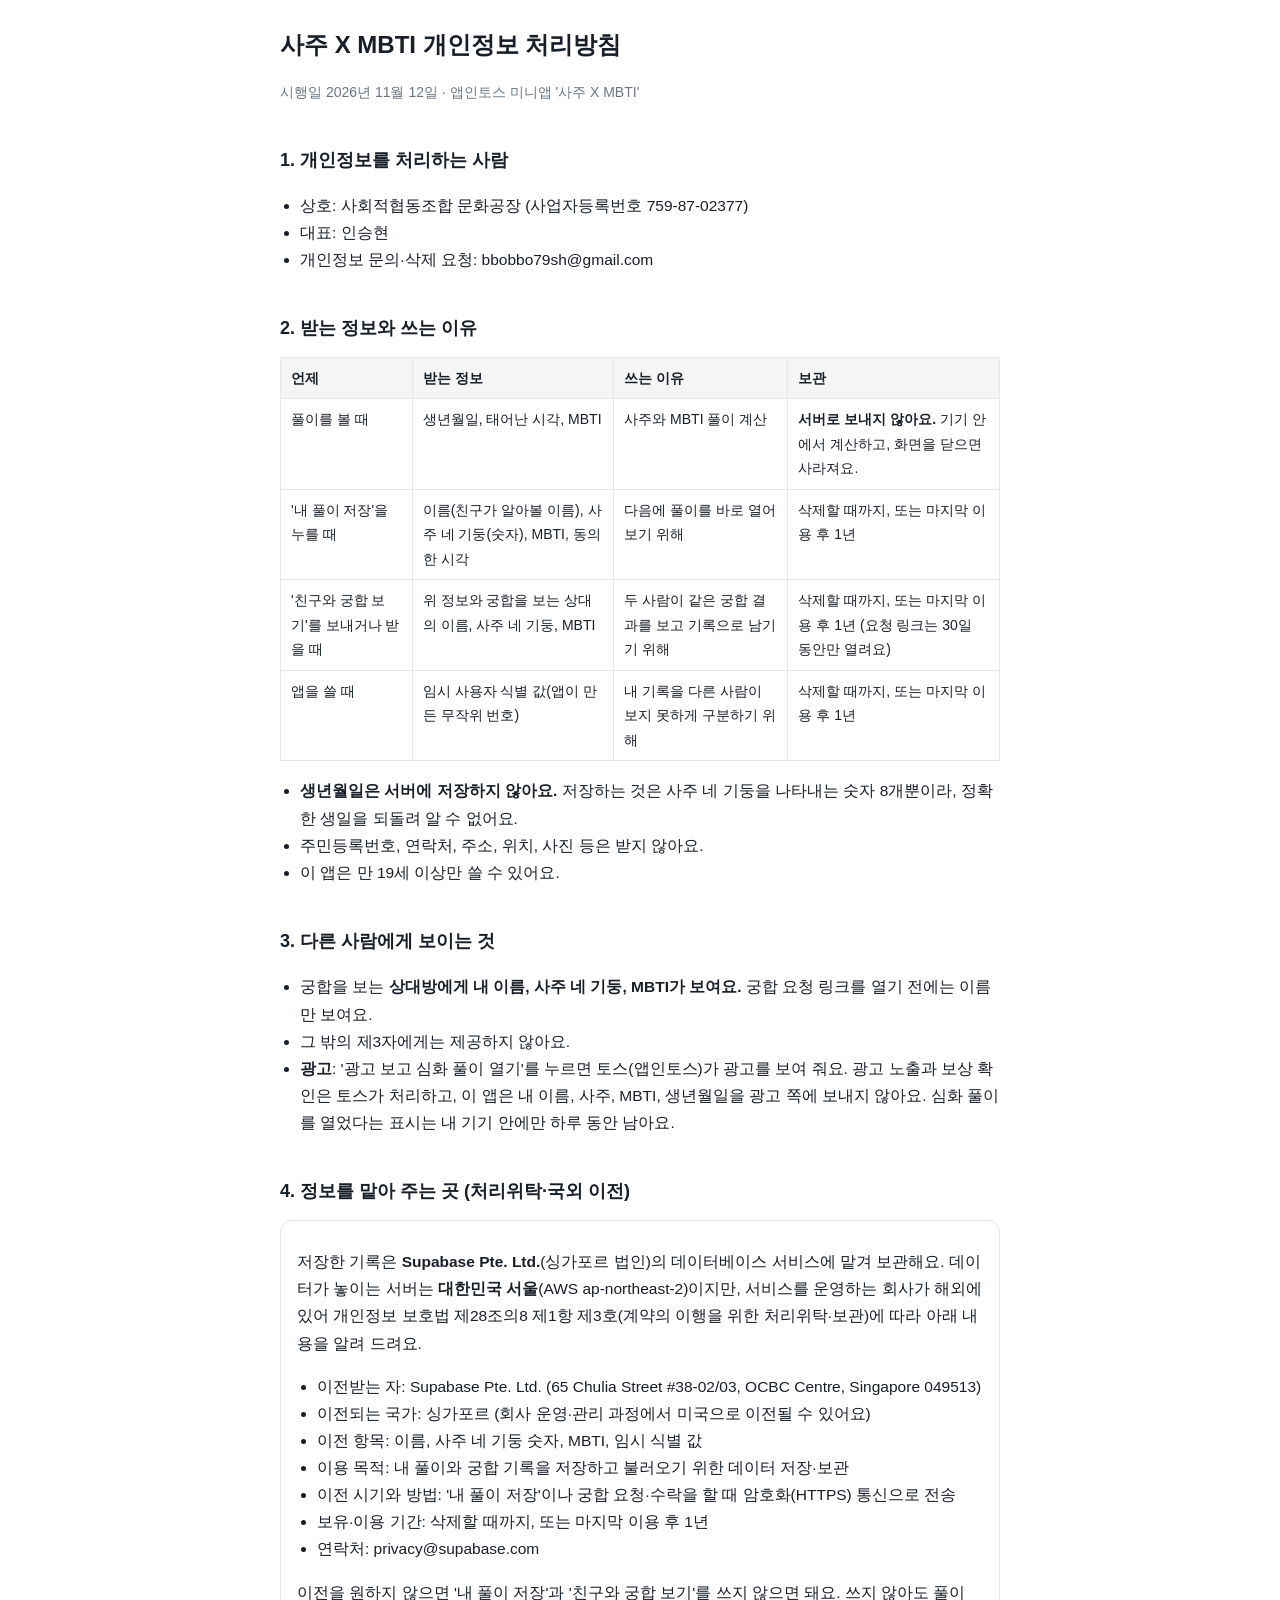
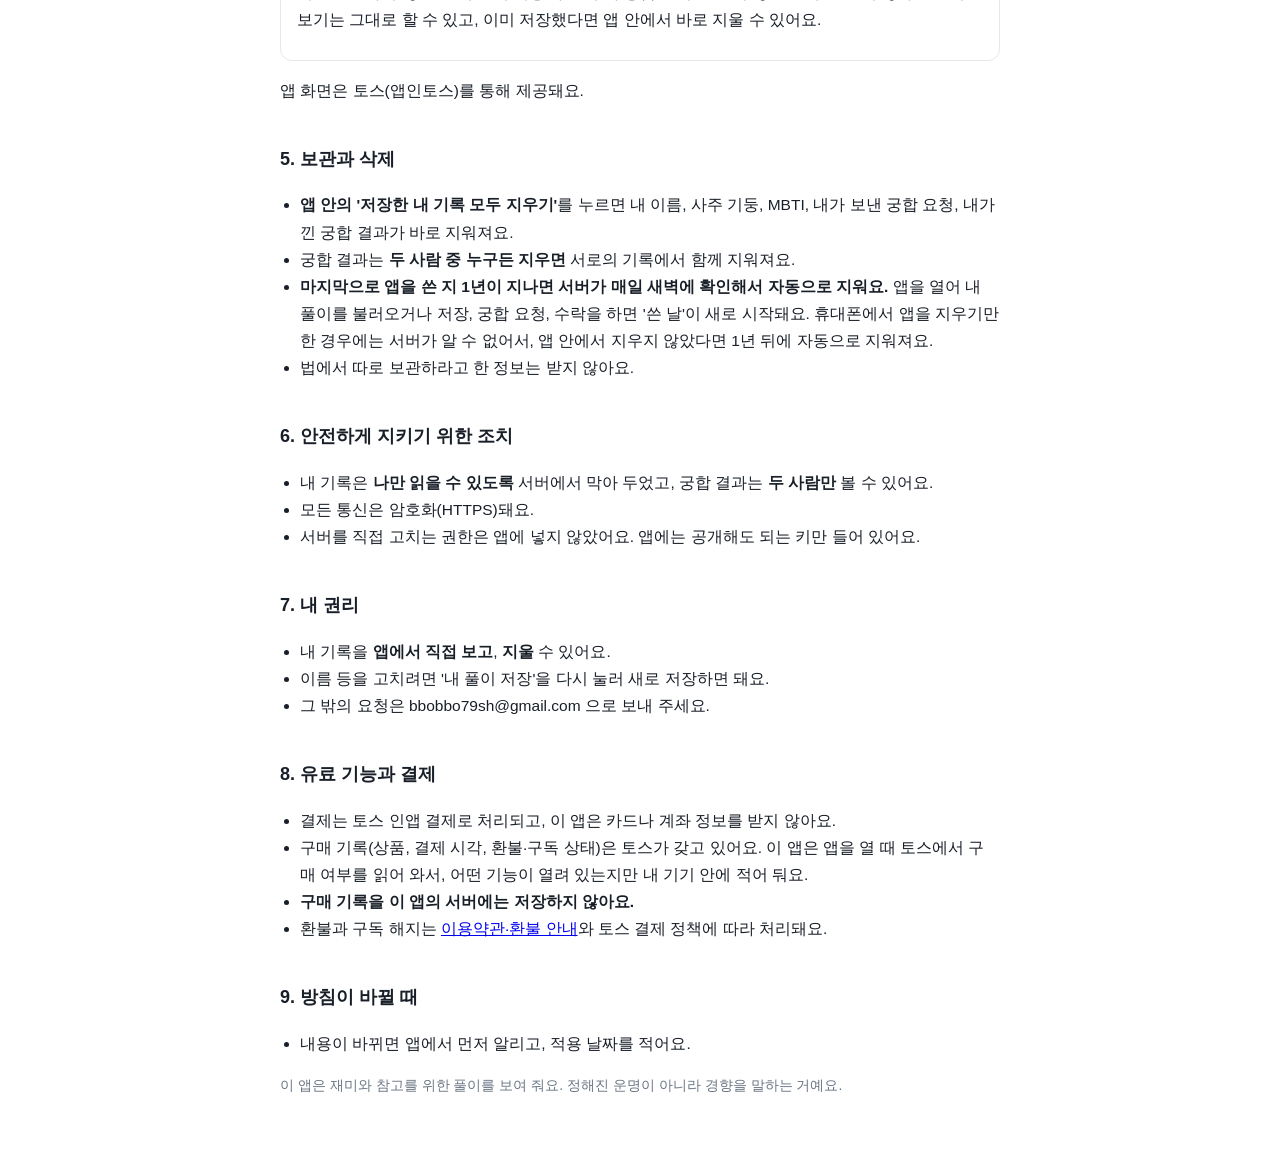
<file: 자료/임시공유/privacy/saju-mbti/index.html>
<!doctype html>
<html lang="ko">
<head>
<meta charset="utf-8">
<meta name="viewport" content="width=device-width, initial-scale=1">
<title>사주 X MBTI 개인정보 처리방침</title>
<meta name="description" content="앱인토스 미니앱 '사주 X MBTI'의 개인정보 처리방침입니다.">
<style>
  :root { --bg:#ffffff; --text:#191f28; --sub:#6b7684; --line:#e5e8eb; --brand:#3182f6; }
  @media (prefers-color-scheme: dark) { :root { --bg:#17171c; --text:#f2f4f6; --sub:#9ea4ad; --line:#2c2f36; --brand:#6ba6ff; } }
  html { background: var(--bg); }
  body { margin:0; padding:24px 16px 64px; background:var(--bg); color:var(--text); font-family:-apple-system,BlinkMacSystemFont,"Apple SD Gothic Neo","Noto Sans KR","Malgun Gothic",sans-serif; line-height:1.75; }
  main { max-width:720px; margin:0 auto; }
  h1 { font-size:24px; margin:0 0 4px; }
  h2 { font-size:18px; margin:32px 0 8px; padding-top:8px; }
  .meta { color:var(--sub); font-size:14px; }
  p, li { font-size:15.5px; }
  ul { padding-left:20px; }
  table { width:100%; border-collapse:collapse; margin:12px 0; font-size:14px; }
  th, td { border:1px solid var(--line); padding:8px 10px; text-align:left; vertical-align:top; }
  th { background:rgba(127,127,127,.08); }
  .box { border:1px solid var(--line); border-radius:12px; padding:12px 16px; margin:12px 0; }
</style>
</head>
<body>
<main>
<h1>사주 X MBTI 개인정보 처리방침</h1>
<p class="meta">시행일 2026년 11월 12일 · 앱인토스 미니앱 '사주 X MBTI'</p>

<h2>1. 개인정보를 처리하는 사람</h2>
<ul>
  <li>상호: 사회적협동조합 문화공장 (사업자등록번호 759-87-02377)</li>
  <li>대표: 인승현</li>
  <li>개인정보 문의·삭제 요청: bbobbo79sh@gmail.com</li>
</ul>

<h2>2. 받는 정보와 쓰는 이유</h2>
<table>
  <tr><th>언제</th><th>받는 정보</th><th>쓰는 이유</th><th>보관</th></tr>
  <tr><td>풀이를 볼 때</td><td>생년월일, 태어난 시각, MBTI</td><td>사주와 MBTI 풀이 계산</td><td><b>서버로 보내지 않아요.</b> 기기 안에서 계산하고, 화면을 닫으면 사라져요.</td></tr>
  <tr><td>'내 풀이 저장'을 누를 때</td><td>이름(친구가 알아볼 이름), 사주 네 기둥(숫자), MBTI, 동의한 시각</td><td>다음에 풀이를 바로 열어 보기 위해</td><td>삭제할 때까지, 또는 마지막 이용 후 1년</td></tr>
  <tr><td>'친구와 궁합 보기'를 보내거나 받을 때</td><td>위 정보와 궁합을 보는 상대의 이름, 사주 네 기둥, MBTI</td><td>두 사람이 같은 궁합 결과를 보고 기록으로 남기기 위해</td><td>삭제할 때까지, 또는 마지막 이용 후 1년 (요청 링크는 30일 동안만 열려요)</td></tr>
  <tr><td>앱을 쓸 때</td><td>임시 사용자 식별 값(앱이 만든 무작위 번호)</td><td>내 기록을 다른 사람이 보지 못하게 구분하기 위해</td><td>삭제할 때까지, 또는 마지막 이용 후 1년</td></tr>
</table>
<ul>
  <li><b>생년월일은 서버에 저장하지 않아요.</b> 저장하는 것은 사주 네 기둥을 나타내는 숫자 8개뿐이라, 정확한 생일을 되돌려 알 수 없어요.</li>
  <li>주민등록번호, 연락처, 주소, 위치, 사진 등은 받지 않아요.</li>
  <li>이 앱은 만 19세 이상만 쓸 수 있어요.</li>
</ul>

<h2>3. 다른 사람에게 보이는 것</h2>
<ul>
  <li>궁합을 보는 <b>상대방에게 내 이름, 사주 네 기둥, MBTI가 보여요.</b> 궁합 요청 링크를 열기 전에는 이름만 보여요.</li>
  <li>그 밖의 제3자에게는 제공하지 않아요.</li>
  <li><b>광고</b>: '광고 보고 심화 풀이 열기'를 누르면 토스(앱인토스)가 광고를 보여 줘요. 광고 노출과 보상 확인은 토스가 처리하고, 이 앱은 내 이름, 사주, MBTI, 생년월일을 광고 쪽에 보내지 않아요. 심화 풀이를 열었다는 표시는 내 기기 안에만 하루 동안 남아요.</li>
</ul>

<h2>4. 정보를 맡아 주는 곳 (처리위탁·국외 이전)</h2>
<div class="box">
  <p>저장한 기록은 <b>Supabase Pte. Ltd.</b>(싱가포르 법인)의 데이터베이스 서비스에 맡겨 보관해요. 데이터가 놓이는 서버는 <b>대한민국 서울</b>(AWS ap-northeast-2)이지만, 서비스를 운영하는 회사가 해외에 있어 개인정보 보호법 제28조의8 제1항 제3호(계약의 이행을 위한 처리위탁·보관)에 따라 아래 내용을 알려 드려요.</p>
  <ul>
    <li>이전받는 자: Supabase Pte. Ltd. (65 Chulia Street #38-02/03, OCBC Centre, Singapore 049513)</li>
    <li>이전되는 국가: 싱가포르 (회사 운영·관리 과정에서 미국으로 이전될 수 있어요)</li>
    <li>이전 항목: 이름, 사주 네 기둥 숫자, MBTI, 임시 식별 값</li>
    <li>이용 목적: 내 풀이와 궁합 기록을 저장하고 불러오기 위한 데이터 저장·보관</li>
    <li>이전 시기와 방법: '내 풀이 저장'이나 궁합 요청·수락을 할 때 암호화(HTTPS) 통신으로 전송</li>
    <li>보유·이용 기간: 삭제할 때까지, 또는 마지막 이용 후 1년</li>
    <li>연락처: privacy@supabase.com</li>
  </ul>
  <p>이전을 원하지 않으면 '내 풀이 저장'과 '친구와 궁합 보기'를 쓰지 않으면 돼요. 쓰지 않아도 풀이 보기는 그대로 할 수 있고, 이미 저장했다면 앱 안에서 바로 지울 수 있어요.</p>
</div>
<p>앱 화면은 토스(앱인토스)를 통해 제공돼요.</p>

<h2>5. 보관과 삭제</h2>
<ul>
  <li><b>앱 안의 '저장한 내 기록 모두 지우기'</b>를 누르면 내 이름, 사주 기둥, MBTI, 내가 보낸 궁합 요청, 내가 낀 궁합 결과가 바로 지워져요.</li>
  <li>궁합 결과는 <b>두 사람 중 누구든 지우면</b> 서로의 기록에서 함께 지워져요.</li>
  <li><b>마지막으로 앱을 쓴 지 1년이 지나면 서버가 매일 새벽에 확인해서 자동으로 지워요.</b> 앱을 열어 내 풀이를 불러오거나 저장, 궁합 요청, 수락을 하면 '쓴 날'이 새로 시작돼요. 휴대폰에서 앱을 지우기만 한 경우에는 서버가 알 수 없어서, 앱 안에서 지우지 않았다면 1년 뒤에 자동으로 지워져요.</li>
  <li>법에서 따로 보관하라고 한 정보는 받지 않아요.</li>
</ul>

<h2>6. 안전하게 지키기 위한 조치</h2>
<ul>
  <li>내 기록은 <b>나만 읽을 수 있도록</b> 서버에서 막아 두었고, 궁합 결과는 <b>두 사람만</b> 볼 수 있어요.</li>
  <li>모든 통신은 암호화(HTTPS)돼요.</li>
  <li>서버를 직접 고치는 권한은 앱에 넣지 않았어요. 앱에는 공개해도 되는 키만 들어 있어요.</li>
</ul>

<h2>7. 내 권리</h2>
<ul>
  <li>내 기록을 <b>앱에서 직접 보고</b>, <b>지울</b> 수 있어요.</li>
  <li>이름 등을 고치려면 '내 풀이 저장'을 다시 눌러 새로 저장하면 돼요.</li>
  <li>그 밖의 요청은 bbobbo79sh@gmail.com 으로 보내 주세요.</li>
</ul>

<h2>8. 유료 기능과 결제</h2>
<ul>
  <li>결제는 토스 인앱 결제로 처리되고, 이 앱은 카드나 계좌 정보를 받지 않아요.</li>
  <li>구매 기록(상품, 결제 시각, 환불·구독 상태)은 토스가 갖고 있어요. 이 앱은 앱을 열 때 토스에서 구매 여부를 읽어 와서, 어떤 기능이 열려 있는지만 내 기기 안에 적어 둬요.</li>
  <li><b>구매 기록을 이 앱의 서버에는 저장하지 않아요.</b></li>
  <li>환불과 구독 해지는 <a href="../../terms/saju-mbti/">이용약관·환불 안내</a>와 토스 결제 정책에 따라 처리돼요.</li>
</ul>

<h2>9. 방침이 바뀔 때</h2>
<ul>
  <li>내용이 바뀌면 앱에서 먼저 알리고, 적용 날짜를 적어요.</li>
</ul>

<p class="meta">이 앱은 재미와 참고를 위한 풀이를 보여 줘요. 정해진 운명이 아니라 경향을 말하는 거예요.</p>
</main>
</body>
</html>
</file>
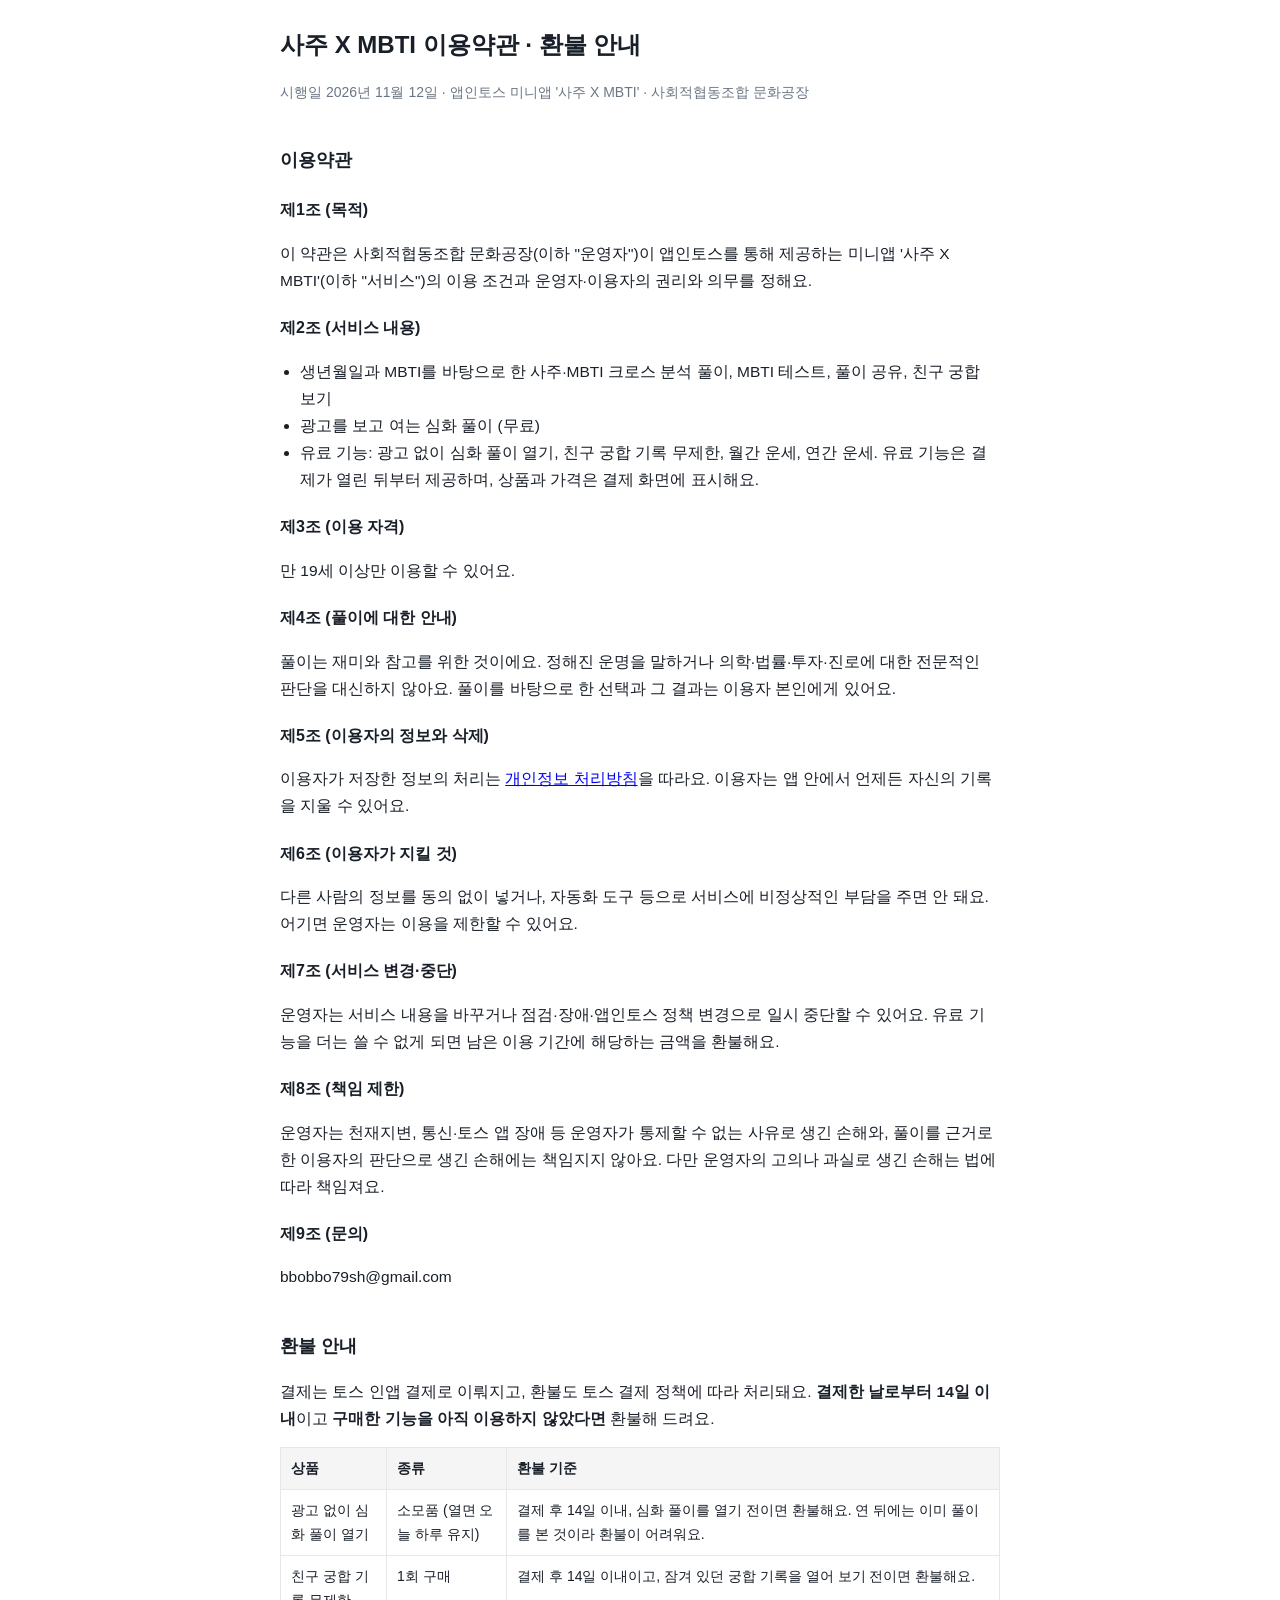
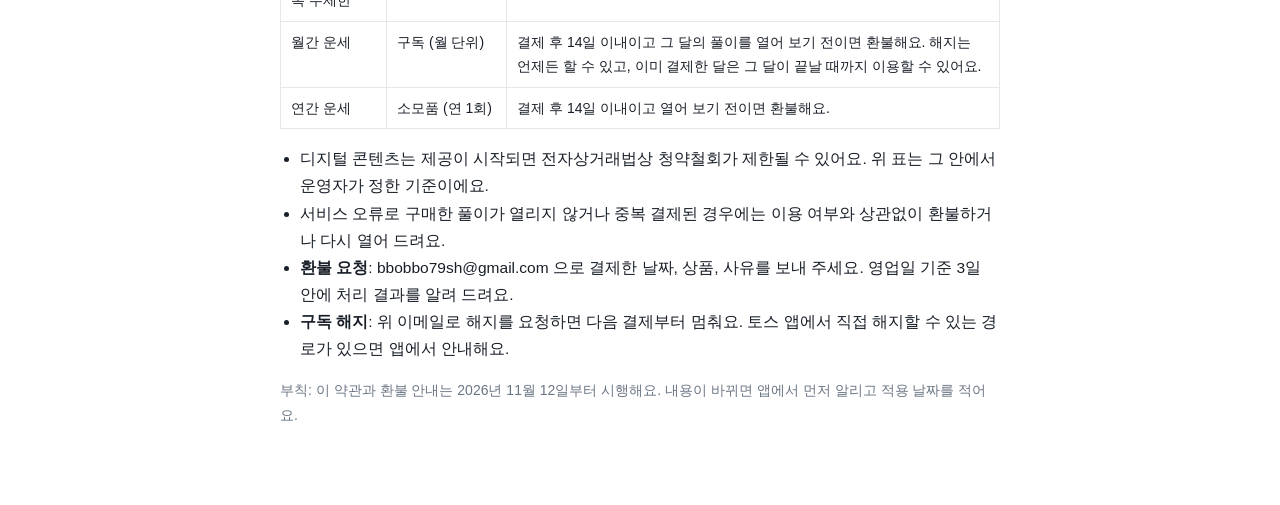
<file: 자료/임시공유/terms/saju-mbti/index.html>
<!doctype html>
<html lang="ko">
<head>
<meta charset="utf-8">
<meta name="viewport" content="width=device-width, initial-scale=1">
<title>사주 X MBTI 이용약관 · 환불 안내</title>
<meta name="description" content="앱인토스 미니앱 '사주 X MBTI'의 이용약관과 환불 안내입니다.">
<style>
  :root { --bg:#ffffff; --text:#191f28; --sub:#6b7684; --line:#e5e8eb; --brand:#3182f6; }
  @media (prefers-color-scheme: dark) { :root { --bg:#17171c; --text:#f2f4f6; --sub:#9ea4ad; --line:#2c2f36; --brand:#6ba6ff; } }
  html { background: var(--bg); }
  body { margin:0; padding:24px 16px 64px; background:var(--bg); color:var(--text); font-family:-apple-system,BlinkMacSystemFont,"Apple SD Gothic Neo","Noto Sans KR","Malgun Gothic",sans-serif; line-height:1.75; }
  main { max-width:720px; margin:0 auto; }
  h1 { font-size:24px; margin:0 0 4px; }
  h2 { font-size:18px; margin:32px 0 8px; padding-top:8px; }
  h3 { font-size:16px; margin:20px 0 4px; }
  .meta { color:var(--sub); font-size:14px; }
  p, li { font-size:15.5px; }
  ul { padding-left:20px; }
  table { width:100%; border-collapse:collapse; margin:12px 0; font-size:14px; }
  th, td { border:1px solid var(--line); padding:8px 10px; text-align:left; vertical-align:top; }
  th { background:rgba(127,127,127,.08); }
  .box { border:1px solid var(--line); border-radius:12px; padding:12px 16px; margin:12px 0; }
</style>
</head>
<body>
<main>
<h1>사주 X MBTI 이용약관 · 환불 안내</h1>
<p class="meta">시행일 2026년 11월 12일 · 앱인토스 미니앱 '사주 X MBTI' · 사회적협동조합 문화공장</p>

<h2>이용약관</h2>

<h3>제1조 (목적)</h3>
<p>이 약관은 사회적협동조합 문화공장(이하 "운영자")이 앱인토스를 통해 제공하는 미니앱 '사주 X MBTI'(이하 "서비스")의 이용 조건과 운영자·이용자의 권리와 의무를 정해요.</p>

<h3>제2조 (서비스 내용)</h3>
<ul>
  <li>생년월일과 MBTI를 바탕으로 한 사주·MBTI 크로스 분석 풀이, MBTI 테스트, 풀이 공유, 친구 궁합 보기</li>
  <li>광고를 보고 여는 심화 풀이 (무료)</li>
  <li>유료 기능: 광고 없이 심화 풀이 열기, 친구 궁합 기록 무제한, 월간 운세, 연간 운세. 유료 기능은 결제가 열린 뒤부터 제공하며, 상품과 가격은 결제 화면에 표시해요.</li>
</ul>

<h3>제3조 (이용 자격)</h3>
<p>만 19세 이상만 이용할 수 있어요.</p>

<h3>제4조 (풀이에 대한 안내)</h3>
<p>풀이는 재미와 참고를 위한 것이에요. 정해진 운명을 말하거나 의학·법률·투자·진로에 대한 전문적인 판단을 대신하지 않아요. 풀이를 바탕으로 한 선택과 그 결과는 이용자 본인에게 있어요.</p>

<h3>제5조 (이용자의 정보와 삭제)</h3>
<p>이용자가 저장한 정보의 처리는 <a href="../../privacy/saju-mbti/">개인정보 처리방침</a>을 따라요. 이용자는 앱 안에서 언제든 자신의 기록을 지울 수 있어요.</p>

<h3>제6조 (이용자가 지킬 것)</h3>
<p>다른 사람의 정보를 동의 없이 넣거나, 자동화 도구 등으로 서비스에 비정상적인 부담을 주면 안 돼요. 어기면 운영자는 이용을 제한할 수 있어요.</p>

<h3>제7조 (서비스 변경·중단)</h3>
<p>운영자는 서비스 내용을 바꾸거나 점검·장애·앱인토스 정책 변경으로 일시 중단할 수 있어요. 유료 기능을 더는 쓸 수 없게 되면 남은 이용 기간에 해당하는 금액을 환불해요.</p>

<h3>제8조 (책임 제한)</h3>
<p>운영자는 천재지변, 통신·토스 앱 장애 등 운영자가 통제할 수 없는 사유로 생긴 손해와, 풀이를 근거로 한 이용자의 판단으로 생긴 손해에는 책임지지 않아요. 다만 운영자의 고의나 과실로 생긴 손해는 법에 따라 책임져요.</p>

<h3>제9조 (문의)</h3>
<p>bbobbo79sh@gmail.com</p>

<h2>환불 안내</h2>
<p>결제는 토스 인앱 결제로 이뤄지고, 환불도 토스 결제 정책에 따라 처리돼요. <b>결제한 날로부터 14일 이내</b>이고 <b>구매한 기능을 아직 이용하지 않았다면</b> 환불해 드려요.</p>
<table>
  <tr><th>상품</th><th>종류</th><th>환불 기준</th></tr>
  <tr><td>광고 없이 심화 풀이 열기</td><td>소모품 (열면 오늘 하루 유지)</td><td>결제 후 14일 이내, 심화 풀이를 열기 전이면 환불해요. 연 뒤에는 이미 풀이를 본 것이라 환불이 어려워요.</td></tr>
  <tr><td>친구 궁합 기록 무제한</td><td>1회 구매</td><td>결제 후 14일 이내이고, 잠겨 있던 궁합 기록을 열어 보기 전이면 환불해요.</td></tr>
  <tr><td>월간 운세</td><td>구독 (월 단위)</td><td>결제 후 14일 이내이고 그 달의 풀이를 열어 보기 전이면 환불해요. 해지는 언제든 할 수 있고, 이미 결제한 달은 그 달이 끝날 때까지 이용할 수 있어요.</td></tr>
  <tr><td>연간 운세</td><td>소모품 (연 1회)</td><td>결제 후 14일 이내이고 열어 보기 전이면 환불해요.</td></tr>
</table>
<ul>
  <li>디지털 콘텐츠는 제공이 시작되면 전자상거래법상 청약철회가 제한될 수 있어요. 위 표는 그 안에서 운영자가 정한 기준이에요.</li>
  <li>서비스 오류로 구매한 풀이가 열리지 않거나 중복 결제된 경우에는 이용 여부와 상관없이 환불하거나 다시 열어 드려요.</li>
  <li><b>환불 요청</b>: bbobbo79sh@gmail.com 으로 결제한 날짜, 상품, 사유를 보내 주세요. 영업일 기준 3일 안에 처리 결과를 알려 드려요.</li>
  <li><b>구독 해지</b>: 위 이메일로 해지를 요청하면 다음 결제부터 멈춰요. 토스 앱에서 직접 해지할 수 있는 경로가 있으면 앱에서 안내해요.</li>
</ul>

<p class="meta">부칙: 이 약관과 환불 안내는 2026년 11월 12일부터 시행해요. 내용이 바뀌면 앱에서 먼저 알리고 적용 날짜를 적어요.</p>
</main>
</body>
</html>
</file>
